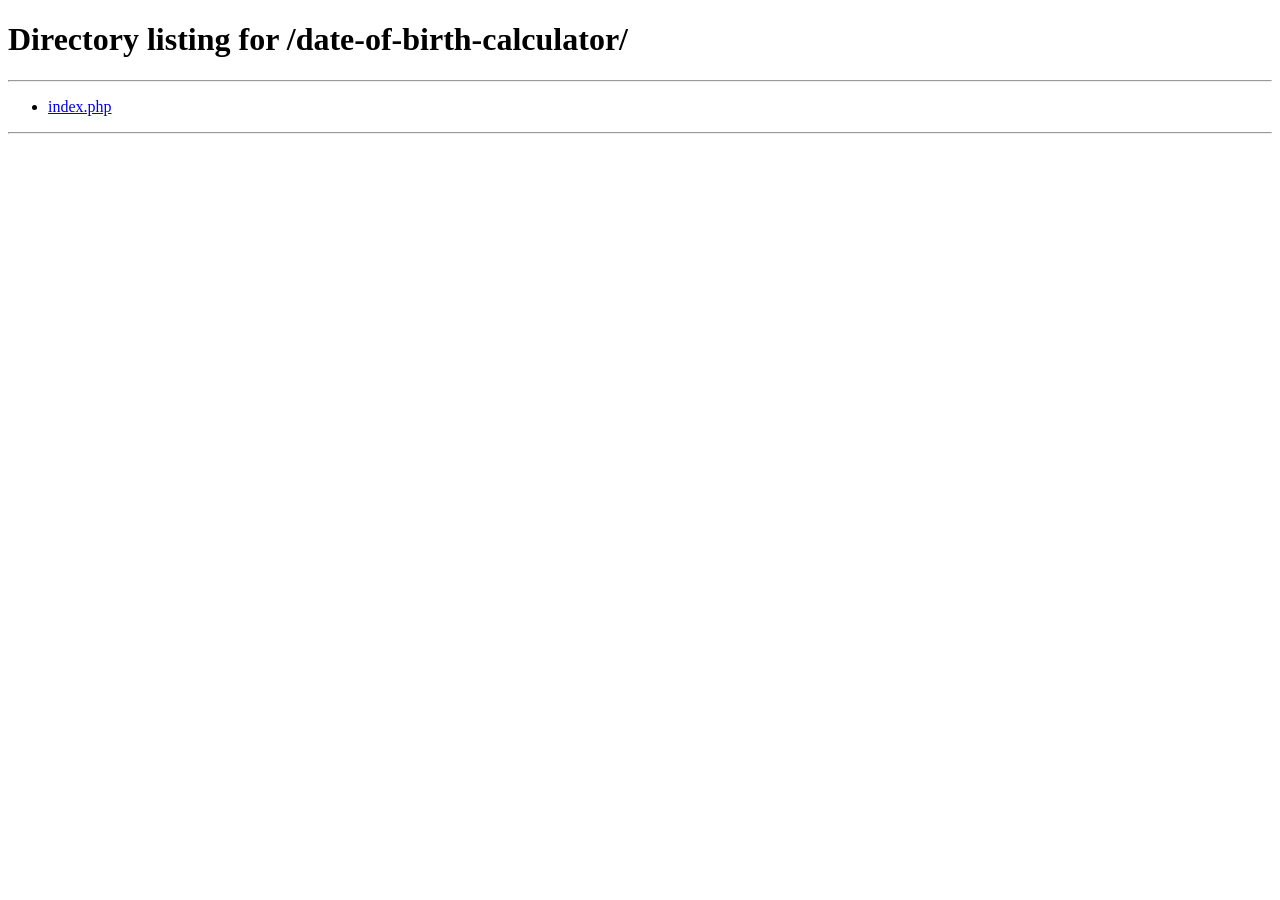
<file: public/index.html>
<!doctype html><meta charset="utf-8"><meta http-equiv="refresh" content="0; url=/date-of-birth-calculator/"><link rel="canonical" href="/date-of-birth-calculator/"><a href="/date-of-birth-calculator/">Date of Birth Calculator</a>
</file>
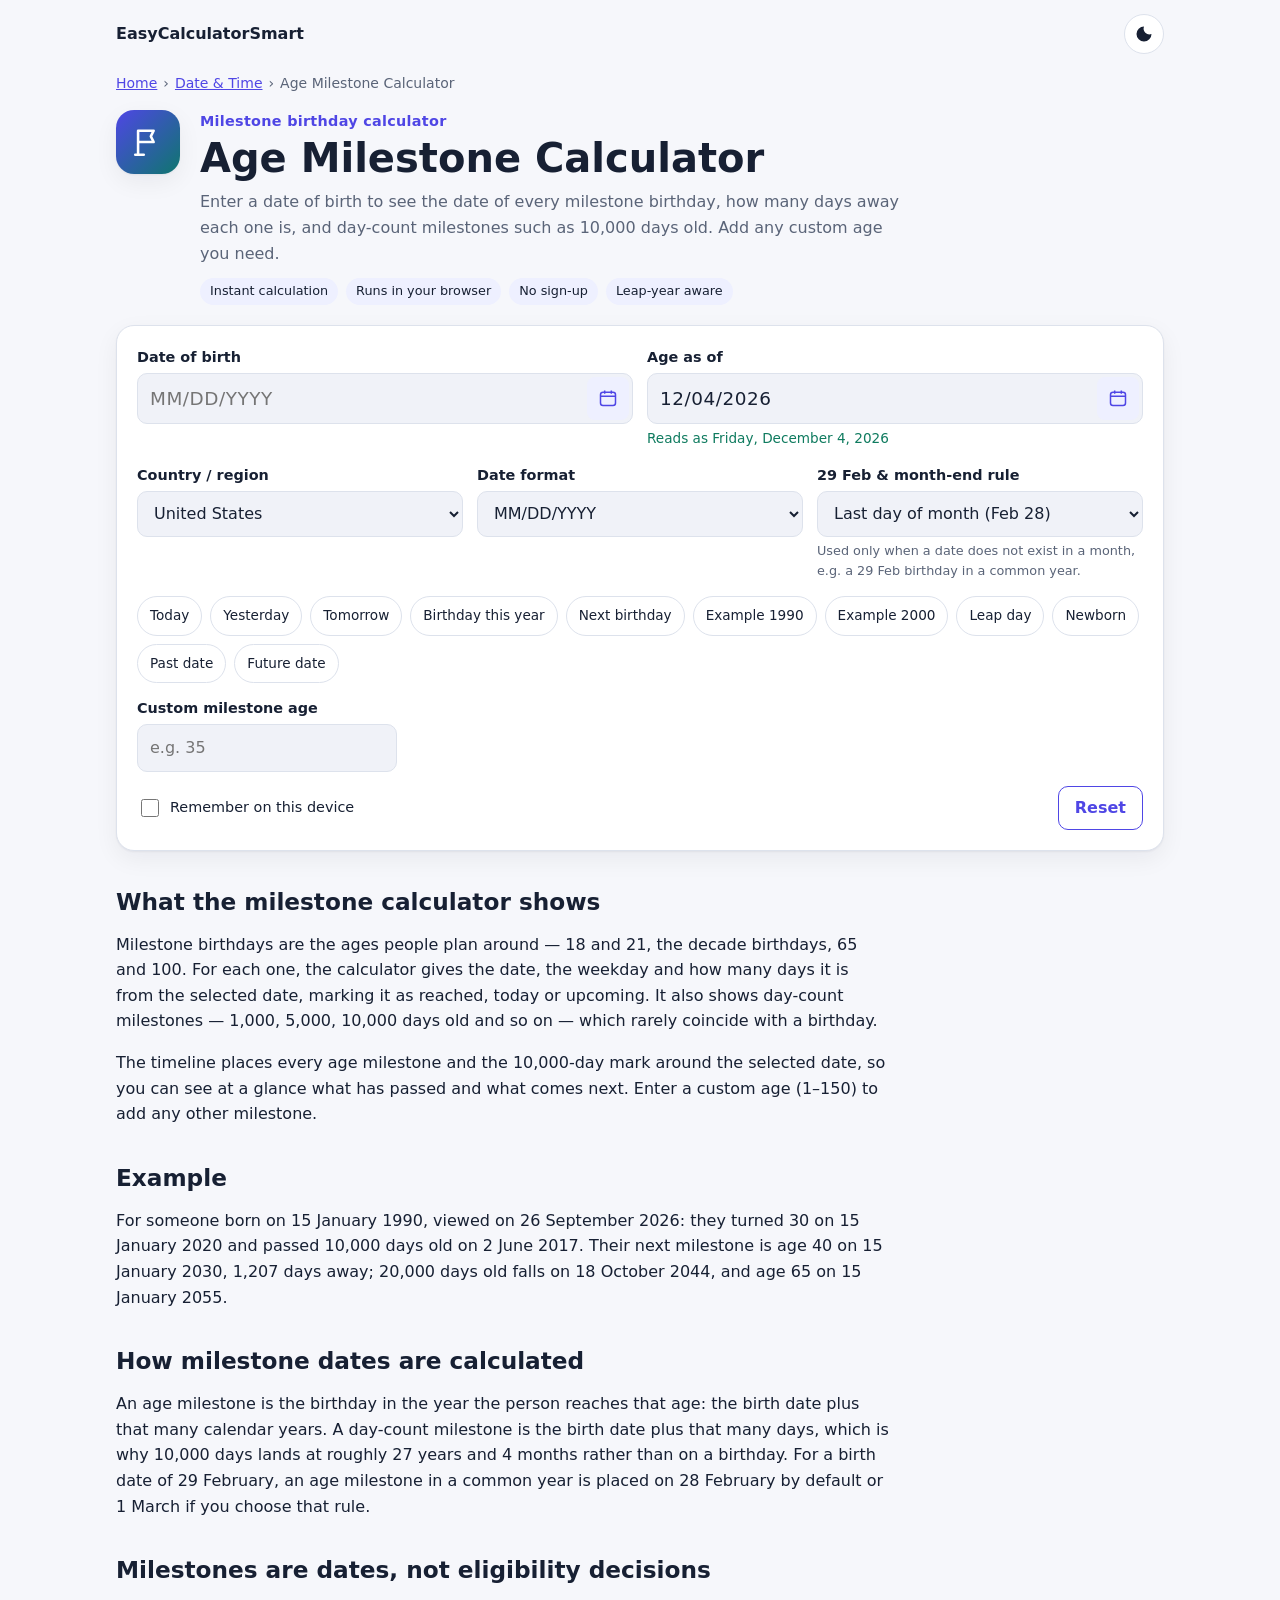
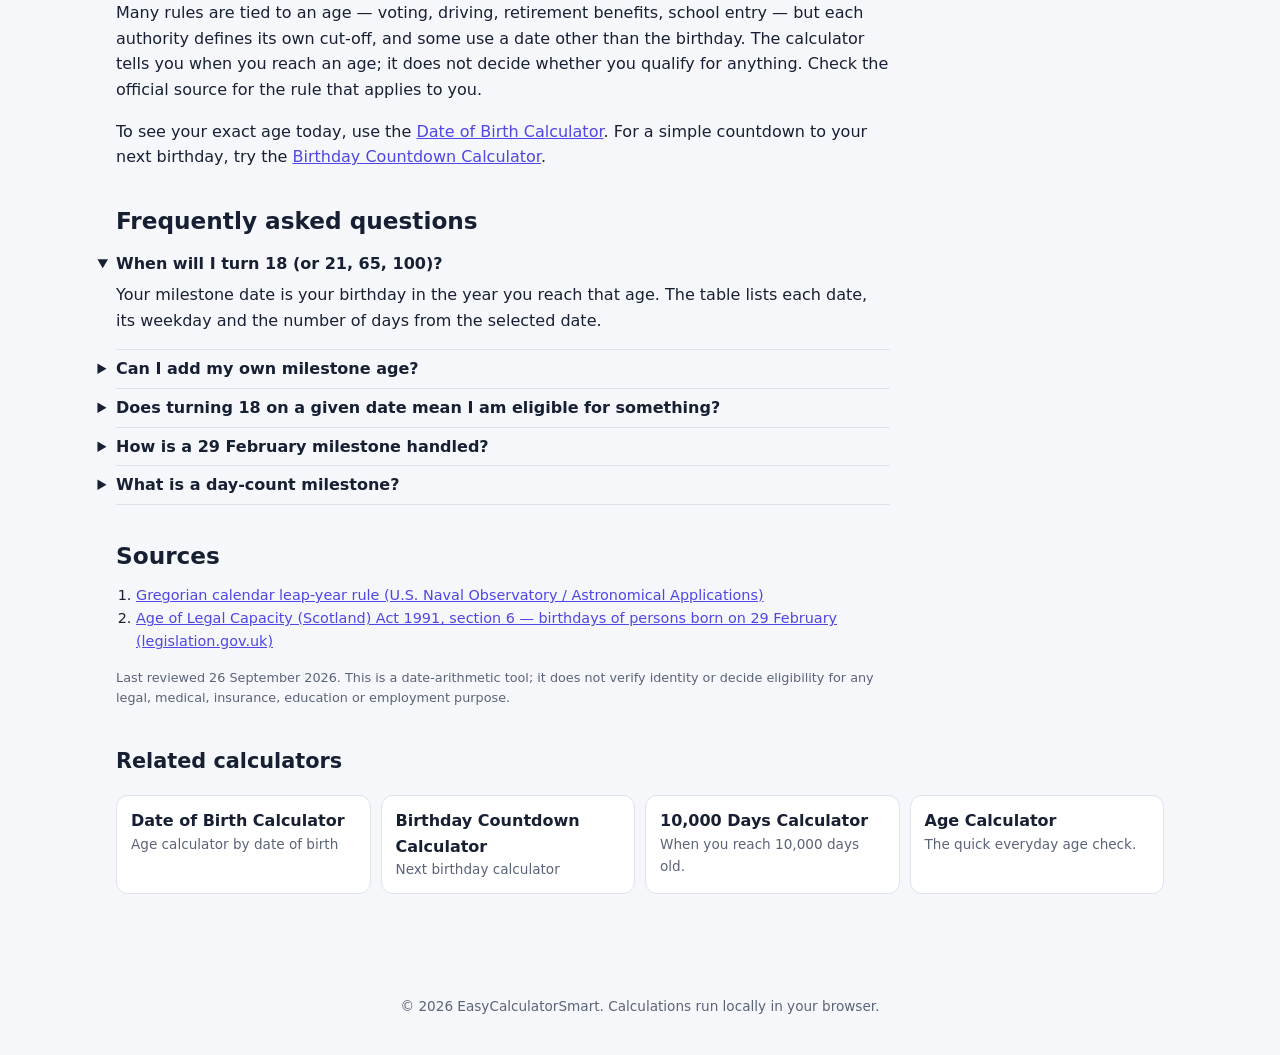
<file: public/age-milestone-calculator/index.html>
<!doctype html>
<html lang="en">
<head>
<meta charset="utf-8">
<meta name="viewport" content="width=device-width, initial-scale=1">
<title>Age Milestone Calculator — When You Turn 18, 21, 50 or 100</title>
<meta name="description" content="See the exact date you turn 18, 21, 30, 40, 50, 65 or 100 — or any custom age — how many days away it is, and your 10,000-day and other day-count milestones.">
<link rel="canonical" href="https://easycalculatorsmart.com/age-milestone-calculator/">
<meta name="robots" content="index, follow, max-image-preview:large">
<meta name="referrer" content="strict-origin-when-cross-origin">
<meta property="og:type" content="website">
<meta property="og:title" content="Age Milestone Calculator — When You Turn 18, 21, 50 or 100">
<meta property="og:description" content="See the exact date you turn 18, 21, 30, 40, 50, 65 or 100 — or any custom age — how many days away it is, and your 10,000-day and other day-count milestones.">
<meta property="og:url" content="https://easycalculatorsmart.com/age-milestone-calculator/">
<meta property="og:site_name" content="EasyCalculatorSmart">
<meta name="twitter:card" content="summary">
<meta name="color-scheme" content="light dark">
<script>try{var t=localStorage.getItem('ecs-theme');if(t)document.documentElement.setAttribute('data-theme',t);}catch(e){}</script>
<link rel="stylesheet" href="/assets/css/age-dob.css?v=2026.09.26">
<script type="application/ld+json">{"@context":"https://schema.org","@graph":[{"@type":"WebPage","@id":"https://easycalculatorsmart.com/age-milestone-calculator/#webpage","url":"https://easycalculatorsmart.com/age-milestone-calculator/","name":"Age Milestone Calculator — When You Turn 18, 21, 50 or 100","description":"See the exact date you turn 18, 21, 30, 40, 50, 65 or 100 — or any custom age — how many days away it is, and your 10,000-day and other day-count milestones.","dateModified":"2026-09-26","inLanguage":"en","isPartOf":{"@type":"WebSite","name":"EasyCalculatorSmart","url":"https://easycalculatorsmart.com/"}},{"@type":"SoftwareApplication","name":"Age Milestone Calculator","url":"https://easycalculatorsmart.com/age-milestone-calculator/","applicationCategory":"UtilitiesApplication","operatingSystem":"Any (web browser)","offers":{"@type":"Offer","price":"0","priceCurrency":"USD"},"description":"See the exact date you turn 18, 21, 30, 40, 50, 65 or 100 — or any custom age — how many days away it is, and your 10,000-day and other day-count milestones."},{"@type":"BreadcrumbList","itemListElement":[{"@type":"ListItem","position":1,"name":"Home","item":"https://easycalculatorsmart.com/"},{"@type":"ListItem","position":2,"name":"Date \u0026 Time Calculators","item":"https://easycalculatorsmart.com/date-of-birth-calculator/"},{"@type":"ListItem","position":3,"name":"Age Milestone Calculator","item":"https://easycalculatorsmart.com/age-milestone-calculator/"}]},{"@type":"FAQPage","mainEntity":[{"@type":"Question","name":"When will I turn 18 (or 21, 65, 100)?","acceptedAnswer":{"@type":"Answer","text":"Your milestone date is your birthday in the year you reach that age. The table lists each date, its weekday and the number of days from the selected date."}},{"@type":"Question","name":"Can I add my own milestone age?","acceptedAnswer":{"@type":"Answer","text":"Yes. Type any whole age from 1 to 150 in “Custom age” and it is added to the timeline."}},{"@type":"Question","name":"Does turning 18 on a given date mean I am eligible for something?","acceptedAnswer":{"@type":"Answer","text":"Not necessarily. Rules often use their own cut-off dates or definitions. This tool gives the date; check the eligibility rule with the organisation concerned."}},{"@type":"Question","name":"How is a 29 February milestone handled?","acceptedAnswer":{"@type":"Answer","text":"In a common year it falls on 28 February by default, or 1 March if you choose that rule. In Scotland, for legal age, the law uses 1 March."}},{"@type":"Question","name":"What is a day-count milestone?","acceptedAnswer":{"@type":"Answer","text":"It is the date you have lived a round number of days — 10,000 days is about 27 years and 4 months."}}]}]}</script>
</head>
<body class="adob-body">
<a class="adob-skip" href="#adob-calc">Skip to calculator</a>
<header class="adob-topbar">
  <a class="adob-brand" href="/">EasyCalculatorSmart</a>
  <button type="button" class="adob-theme" data-adob-theme aria-label="Toggle dark or light theme">
    <svg viewBox="0 0 24 24" aria-hidden="true"><path d="M12 3a9 9 0 1 0 9 9 7 7 0 0 1-9-9z"/></svg>
  </button>
</header>

<main class="adob" data-mode="milestone">
  <nav class="adob-crumbs" aria-label="Breadcrumb">
    <ol>
      <li><a href="/">Home</a></li>
      <li><a href="/date-of-birth-calculator/">Date &amp; Time</a></li>
      <li aria-current="page">Age Milestone Calculator</li>
    </ol>
  </nav>

  <section class="adob-hero">
    <div class="adob-hero-icon" aria-hidden="true">
      <svg viewBox="0 0 24 24"><path d="M5 21V4M5 4h11l-2 4 2 4H5"/><path d="M3 21h6"/></svg>
    </div>
    <div>
      <p class="adob-kicker">Milestone birthday calculator</p>
      <h1>Age Milestone Calculator</h1>
      <p class="adob-lead">Enter a date of birth to see the date of every milestone birthday, how many days away each one is, and day-count milestones such as 10,000 days old. Add any custom age you need.</p>
      <ul class="adob-badges" aria-label="Page features">
        <li>Instant calculation</li><li>Runs in your browser</li><li>No sign-up</li><li>Leap-year aware</li>
      </ul>
    </div>
  </section>

  <section class="adob-calc" id="adob-calc" aria-labelledby="adob-calc-h">
  <h2 id="adob-calc-h" class="adob-sr">Calculator</h2>
  <form class="adob-form" data-adob-form novalidate autocomplete="off">
    <div class="adob-row adob-row--dates">
      <div class="adob-field adob-date" data-adob-date="dob">
        <label for="adob-dob">Date of birth</label>
        <div class="adob-date-wrap">
          <input id="adob-dob" type="text" inputmode="numeric" data-adob-text aria-describedby="adob-dob-echo" required>
          <span class="adob-picker">
            <input type="date" data-adob-picker min="0001-01-01" max="9999-12-31" aria-label="Pick date of birth from calendar" tabindex="-1">
            <svg viewBox="0 0 24 24" aria-hidden="true"><rect x="3" y="5" width="18" height="16" rx="3"/><path d="M3 10h18M8 3v4M16 3v4"/></svg>
          </span>
        </div>
        <output id="adob-dob-echo" class="adob-echo" data-adob-echo aria-live="polite"></output>
      </div>

            <div class="adob-field adob-date" data-adob-date="target">
        <label for="adob-target" data-adob-asof-label>Age as of</label>
        <div class="adob-date-wrap">
          <input id="adob-target" type="text" inputmode="numeric" data-adob-text aria-describedby="adob-target-echo">
          <span class="adob-picker">
            <input type="date" data-adob-picker min="0001-01-01" max="9999-12-31" aria-label="Pick the as-of date from calendar" tabindex="-1">
            <svg viewBox="0 0 24 24" aria-hidden="true"><rect x="3" y="5" width="18" height="16" rx="3"/><path d="M3 10h18M8 3v4M16 3v4"/></svg>
          </span>
        </div>
        <output id="adob-target-echo" class="adob-echo" data-adob-echo aria-live="polite"></output>
      </div>
          </div>

    <div class="adob-row adob-row--settings">
      <div class="adob-field">
        <label for="adob-country">Country / region</label>
        <select id="adob-country" data-adob-country>
                    <option value="us" selected>United States</option>
                    <option value="uk">United Kingdom</option>
                    <option value="ca">Canada</option>
                    <option value="in">India</option>
                    <option value="au">Australia</option>
                    <option value="nz">New Zealand</option>
                    <option value="intl">Other / ISO</option>
                  </select>
      </div>
      <div class="adob-field">
        <label for="adob-format">Date format</label>
        <select id="adob-format" data-adob-format>
                    <option value="MDY" selected>MM/DD/YYYY</option>
                    <option value="DMY">DD/MM/YYYY</option>
                    <option value="YMD">YYYY-MM-DD</option>
                  </select>
      </div>
      <div class="adob-field">
        <label for="adob-rule">29 Feb &amp; month-end rule</label>
        <select id="adob-rule" data-adob-rule aria-describedby="adob-rule-help">
          <option value="clamp" selected>Last day of month (Feb 28)</option>
          <option value="rollover">Next day (Mar 1)</option>
        </select>
        <small id="adob-rule-help">Used only when a date does not exist in a month, e.g. a 29 Feb birthday in a common year.</small>
      </div>
    </div>

        <div class="adob-presets" role="group" aria-label="Quick dates and examples">
            <button type="button" class="adob-chip" data-adob-preset="today">Today</button>
            <button type="button" class="adob-chip" data-adob-preset="yesterday">Yesterday</button>
            <button type="button" class="adob-chip" data-adob-preset="tomorrow">Tomorrow</button>
            <button type="button" class="adob-chip" data-adob-preset="bday-year">Birthday this year</button>
            <button type="button" class="adob-chip" data-adob-preset="next-bday">Next birthday</button>
            <button type="button" class="adob-chip" data-adob-preset="ex-1990">Example 1990</button>
            <button type="button" class="adob-chip" data-adob-preset="ex-2000">Example 2000</button>
            <button type="button" class="adob-chip" data-adob-preset="leap">Leap day</button>
            <button type="button" class="adob-chip" data-adob-preset="newborn">Newborn</button>
            <button type="button" class="adob-chip" data-adob-preset="past">Past date</button>
            <button type="button" class="adob-chip" data-adob-preset="future">Future date</button>
          </div>
    
    
        <div class="adob-row adob-row--custom">
      <div class="adob-field">
        <label for="adob-custom">Custom milestone age</label>
        <input id="adob-custom" type="number" min="1" max="150" step="1" inputmode="numeric" data-adob-custom placeholder="e.g. 35">
      </div>
    </div>
    
    <div class="adob-actions-row">
      <label class="adob-check"><input type="checkbox" data-adob-remember> Remember on this device</label>
      <button type="button" class="adob-btn adob-btn--ghost" data-adob-reset>Reset</button>
    </div>
  </form>

  <div class="adob-error" role="alert" data-adob-error hidden></div>
  <div class="adob-sr" aria-live="polite" data-adob-announce></div>

  <div class="adob-results" data-adob-results hidden>
    
    
    
    
    
        <h3 class="adob-h3">Age timeline</h3>
    <ol class="adob-timeline" data-r="timeline"></ol>
    
        <div class="adob-table-wrap"><table class="adob-table" data-r="milestoneTable"><caption>Milestone dates</caption></table></div>
    
    <details class="adob-work">
      <summary>How was this calculated?</summary>
      <ol data-r="work"></ol>
    </details>

    <div class="adob-share">
      <label class="adob-check"><input type="checkbox" data-adob-share-dob> Include date of birth when copying or sharing</label>
      <div class="adob-share-btns">
        <button type="button" class="adob-btn" data-adob-copy>Copy result</button>
        <button type="button" class="adob-btn" data-adob-share>Share</button>
        <button type="button" class="adob-btn" data-adob-print>Print</button>
      </div>
    </div>
  </div>
</section>

  <article class="adob-article">
    <section aria-labelledby="m-what">
  <h2 id="m-what">What the milestone calculator shows</h2>
  <p>Milestone birthdays are the ages people plan around — 18 and 21, the decade birthdays, 65 and 100. For each one, the calculator gives the date, the weekday and how many days it is from the selected date, marking it as reached, today or upcoming. It also shows day-count milestones — 1,000, 5,000, 10,000 days old and so on — which rarely coincide with a birthday.</p>
  <p>The timeline places every age milestone and the 10,000-day mark around the selected date, so you can see at a glance what has passed and what comes next. Enter a custom age (1–150) to add any other milestone.</p>
</section>

<section aria-labelledby="m-ex">
  <h2 id="m-ex">Example</h2>
  <p>For someone born on 15 January 1990, viewed on 26 September 2026: they turned 30 on 15 January 2020 and passed 10,000 days old on 2 June 2017. Their next milestone is age 40 on 15 January 2030, 1,207 days away; 20,000 days old falls on 18 October 2044, and age 65 on 15 January 2055.</p>
</section>

<section aria-labelledby="m-rule">
  <h2 id="m-rule">How milestone dates are calculated</h2>
  <p>An age milestone is the birthday in the year the person reaches that age: the birth date plus that many calendar years. A day-count milestone is the birth date plus that many days, which is why 10,000 days lands at roughly 27 years and 4 months rather than on a birthday. For a birth date of 29 February, an age milestone in a common year is placed on 28 February by default or 1 March if you choose that rule.</p>
</section>

<section aria-labelledby="m-elig">
  <h2 id="m-elig">Milestones are dates, not eligibility decisions</h2>
  <p>Many rules are tied to an age — voting, driving, retirement benefits, school entry — but each authority defines its own cut-off, and some use a date other than the birthday. The calculator tells you when you reach an age; it does not decide whether you qualify for anything. Check the official source for the rule that applies to you.</p>
  <p>To see your exact age today, use the <a href="/date-of-birth-calculator/">Date of Birth Calculator</a>. For a simple countdown to your next birthday, try the <a href="/birthday-countdown-calculator/">Birthday Countdown Calculator</a>.</p>
</section>

        <section class="adob-faq" aria-labelledby="adob-faq-h">
      <h2 id="adob-faq-h">Frequently asked questions</h2>
            <details open>
        <summary><h3>When will I turn 18 (or 21, 65, 100)?</h3></summary>
        <p>Your milestone date is your birthday in the year you reach that age. The table lists each date, its weekday and the number of days from the selected date.</p>
      </details>
            <details>
        <summary><h3>Can I add my own milestone age?</h3></summary>
        <p>Yes. Type any whole age from 1 to 150 in “Custom age” and it is added to the timeline.</p>
      </details>
            <details>
        <summary><h3>Does turning 18 on a given date mean I am eligible for something?</h3></summary>
        <p>Not necessarily. Rules often use their own cut-off dates or definitions. This tool gives the date; check the eligibility rule with the organisation concerned.</p>
      </details>
            <details>
        <summary><h3>How is a 29 February milestone handled?</h3></summary>
        <p>In a common year it falls on 28 February by default, or 1 March if you choose that rule. In Scotland, for legal age, the law uses 1 March.</p>
      </details>
            <details>
        <summary><h3>What is a day-count milestone?</h3></summary>
        <p>It is the date you have lived a round number of days — 10,000 days is about 27 years and 4 months.</p>
      </details>
          </section>
    
    <section class="adob-sources" aria-labelledby="adob-src-h">
      <h2 id="adob-src-h">Sources</h2>
      <ol>
                <li><a href="https://aa.usno.navy.mil/faq/calendars" rel="noopener" target="_blank">Gregorian calendar leap-year rule (U.S. Naval Observatory / Astronomical Applications)</a></li>
                <li><a href="https://www.legislation.gov.uk/ukpga/1991/50/section/6" rel="noopener" target="_blank">Age of Legal Capacity (Scotland) Act 1991, section 6 — birthdays of persons born on 29 February (legislation.gov.uk)</a></li>
              </ol>
      <p class="adob-muted">Last reviewed 26 September 2026. This is a date-arithmetic tool; it does not verify identity or decide eligibility for any legal, medical, insurance, education or employment purpose.</p>
    </section>
  </article>

  <aside class="adob-related" aria-labelledby="adob-rel-h">
    <h2 id="adob-rel-h">Related calculators</h2>
    <ul>
            <li><a href="/date-of-birth-calculator/"><strong>Date of Birth Calculator</strong><span>Age calculator by date of birth</span></a></li>
            <li><a href="/birthday-countdown-calculator/"><strong>Birthday Countdown Calculator</strong><span>Next birthday calculator</span></a></li>
            <li><a href="/10000-days-calculator/"><strong>10,000 Days Calculator</strong><span>When you reach 10,000 days old.</span></a></li>
            <li><a href="/age-calculator/"><strong>Age Calculator</strong><span>The quick everyday age check.</span></a></li>
          </ul>
  </aside>
</main>

<footer class="adob-footer">
  <p>&copy; 2026 EasyCalculatorSmart. Calculations run locally in your browser.</p>
</footer>

<script type="application/json" id="adob-config">{"defaultCountry":"us","defaultRule":"clamp","milestoneAges":[18,21,25,30,40,50,60,65,70,80,90,100],"dayMilestones":[1000,5000,10000,15000,20000,25000,30000],"weekdayStart":1,"countries":{"us":{"locale":"en-US","label":"United States","format":"MDY","monthFirst":true,"asOf":"Age as of","example":"09/24/2000"},"uk":{"locale":"en-GB","label":"United Kingdom","format":"DMY","monthFirst":false,"asOf":"Age on","example":"24/09/2000"},"ca":{"locale":"en-CA","label":"Canada","format":"YMD","monthFirst":true,"asOf":"Age as of","example":"2000-09-24"},"in":{"locale":"en-IN","label":"India","format":"DMY","monthFirst":false,"asOf":"Age as on","example":"24/09/2000"},"au":{"locale":"en-AU","label":"Australia","format":"DMY","monthFirst":false,"asOf":"Age as at","example":"24/09/2000"},"nz":{"locale":"en-NZ","label":"New Zealand","format":"DMY","monthFirst":false,"asOf":"Age as at","example":"24/09/2000"},"intl":{"locale":"en-US","label":"Other / ISO","format":"YMD","monthFirst":false,"asOf":"Age as of","example":"2000-09-24"}},"formats":{"MDY":{"label":"MM/DD/YYYY","placeholder":"MM/DD/YYYY"},"DMY":{"label":"DD/MM/YYYY","placeholder":"DD/MM/YYYY"},"YMD":{"label":"YYYY-MM-DD","placeholder":"YYYY-MM-DD"}},"presets":[{"id":"today","label":"Today","target":"today"},{"id":"yesterday","label":"Yesterday","target":"yesterday"},{"id":"tomorrow","label":"Tomorrow","target":"tomorrow"},{"id":"bday-year","label":"Birthday this year","target":"birthday-this-year"},{"id":"next-bday","label":"Next birthday","target":"next-birthday"},{"id":"ex-1990","label":"Example 1990","dob":"1990-01-15","target":"today"},{"id":"ex-2000","label":"Example 2000","dob":"2000-09-24","target":"today"},{"id":"leap","label":"Leap day","dob":"2004-02-29","target":"today"},{"id":"newborn","label":"Newborn","dob":"today-10d","target":"today"},{"id":"past","label":"Past date","target":"2020-01-01"},{"id":"future","label":"Future date","target":"today+5y"}],"labels":{"exactAge":"Exact age","years":"years","year":"year","months":"months","month":"month","days":"days","day":"day","weeks":"weeks","week":"week","hours":"hours","minutes":"minutes","seconds":"seconds","totalMonths":"Total months","totalWeeks":"Total weeks","totalDays":"Total days","totalHours":"Total hours","totalMinutes":"Total minutes","totalSeconds":"Total seconds","bornOn":"Born on","nextBirthday":"Next birthday","turning":"Turning","daysUntil":"Days until birthday","nextMilestone":"Next milestone","errInvalid":"Enter a real calendar date in the selected format (four-digit year).","errBefore":"The “as of” date is before the date of birth. Choose a later date.","errTime":"Enter times as HH:MM or HH:MM:SS (24-hour).","dateOnlyNote":"No birth time entered: hours, minutes and seconds count whole days from midnight to midnight.","timeNote":"Birth time included: totals are the real elapsed time between the two moments, including daylight-saving changes in the chosen time zones.","copied":"Result copied to clipboard."},"timeZones":["UTC","America/New_York","America/Chicago","America/Denver","America/Los_Angeles","America/Anchorage","Pacific/Honolulu","America/Toronto","America/Vancouver","America/Halifax","America/St_Johns","Europe/London","Europe/Dublin","Europe/Paris","Asia/Kolkata","Asia/Dubai","Asia/Singapore","Asia/Tokyo","Australia/Sydney","Australia/Perth","Pacific/Auckland"],"storageKey":"ecs-agedob-v1"}</script>
<script src="/assets/js/lib/age-dob.js?v=2026.09.26" defer></script>
<script src="/assets/js/age-dob-ui.js?v=2026.09.26" defer></script>
</body>
</html>
</file>
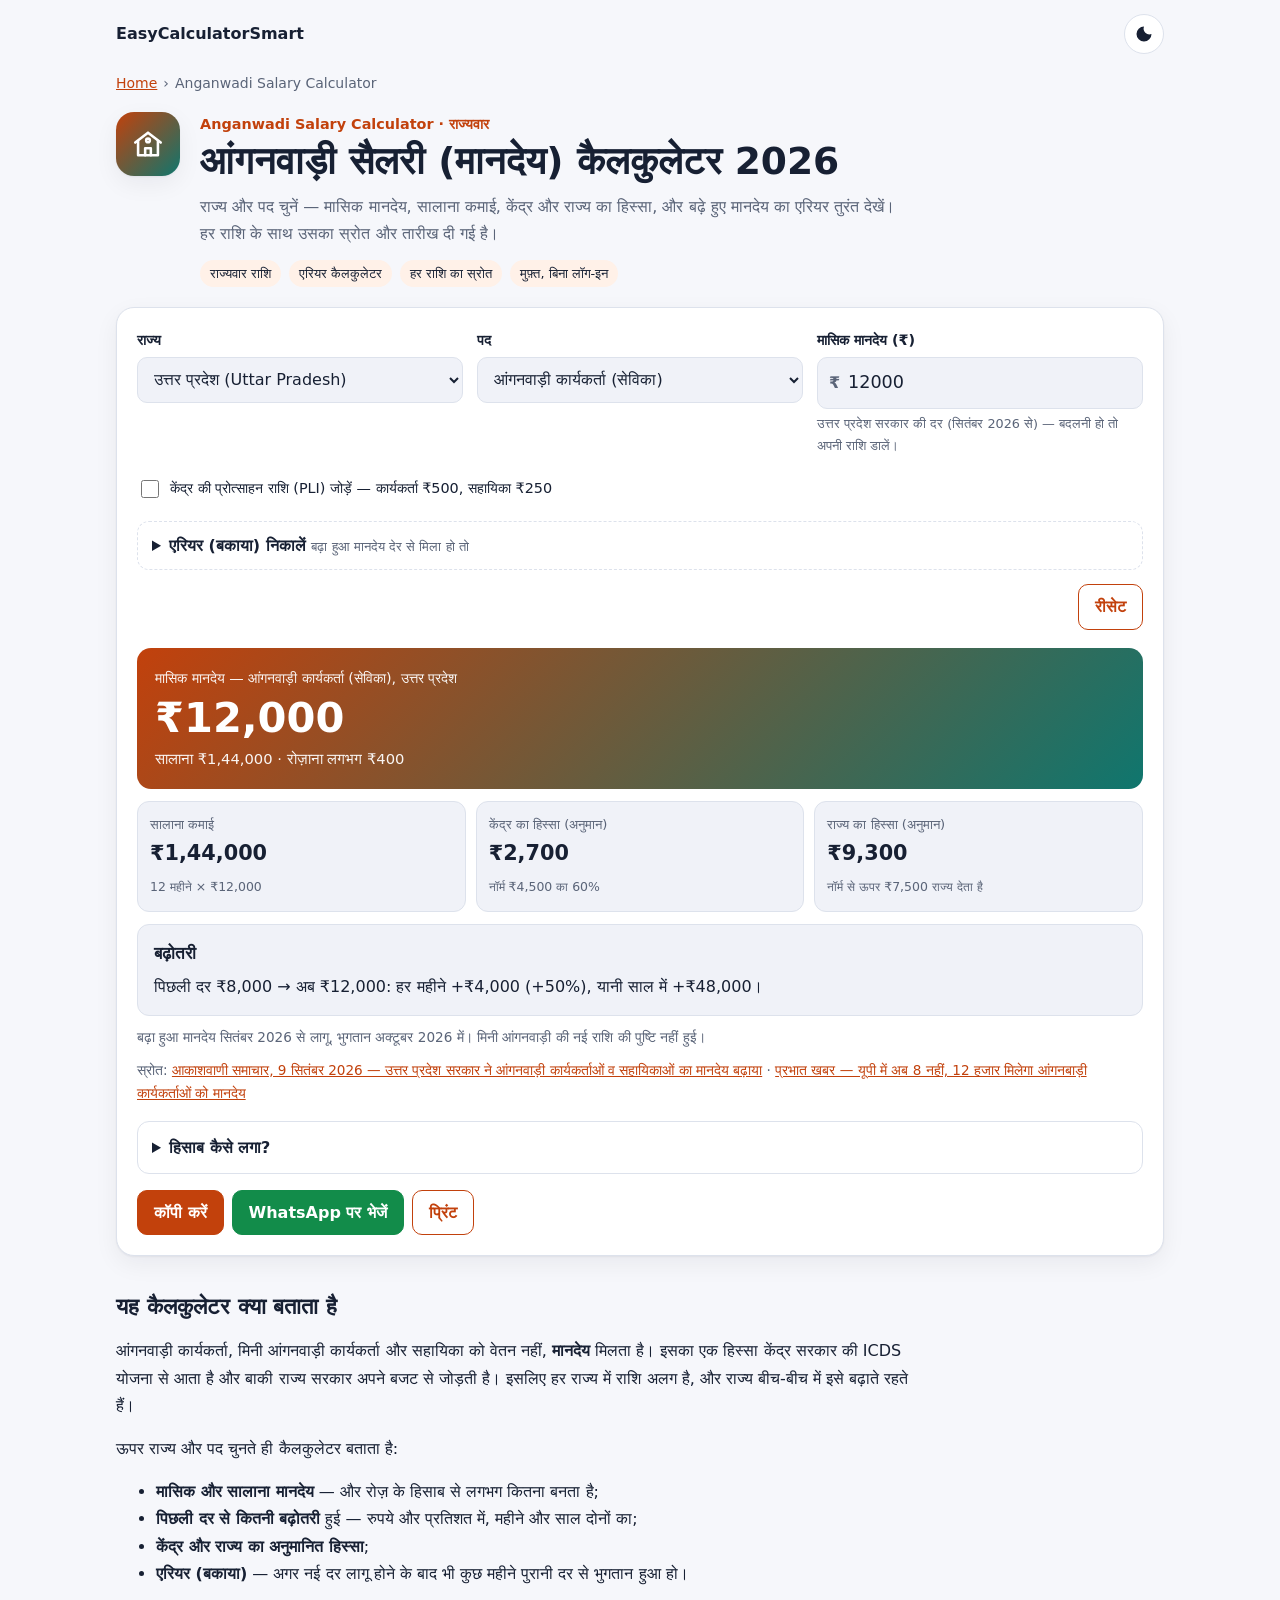
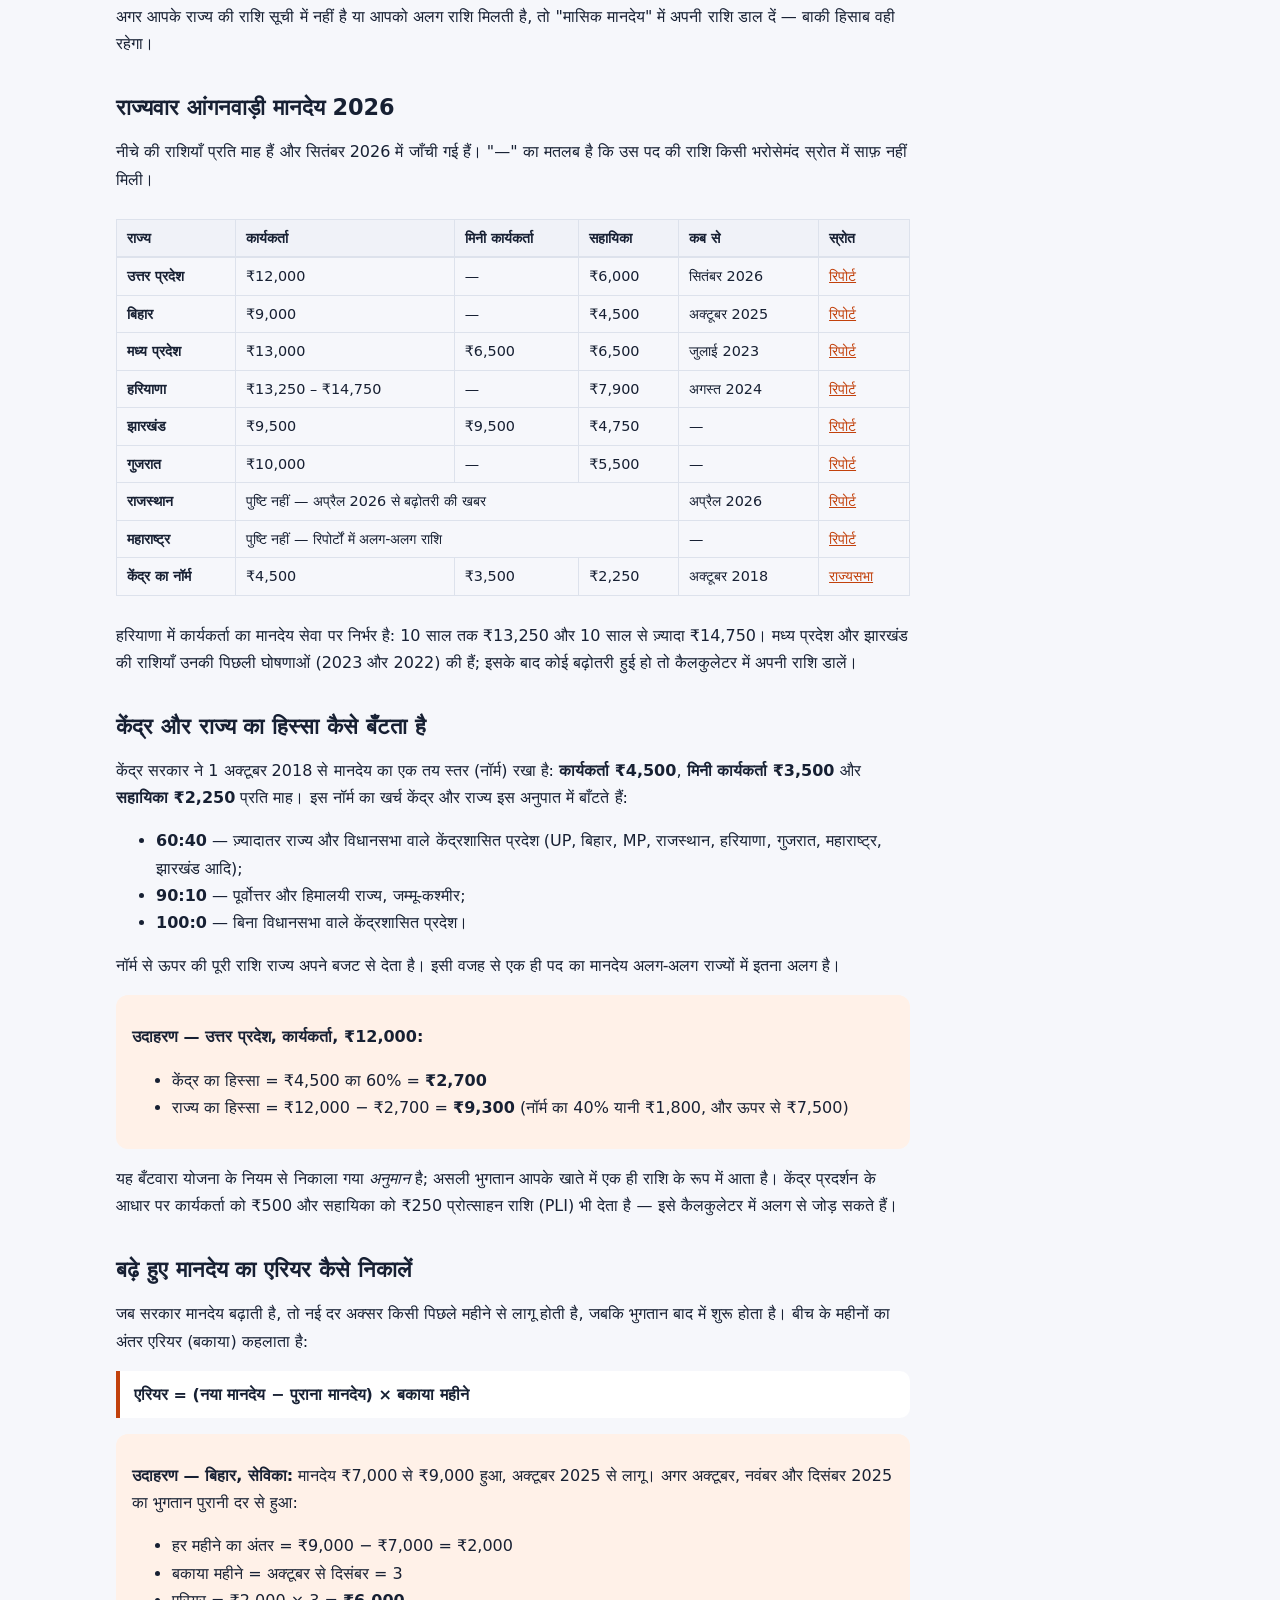
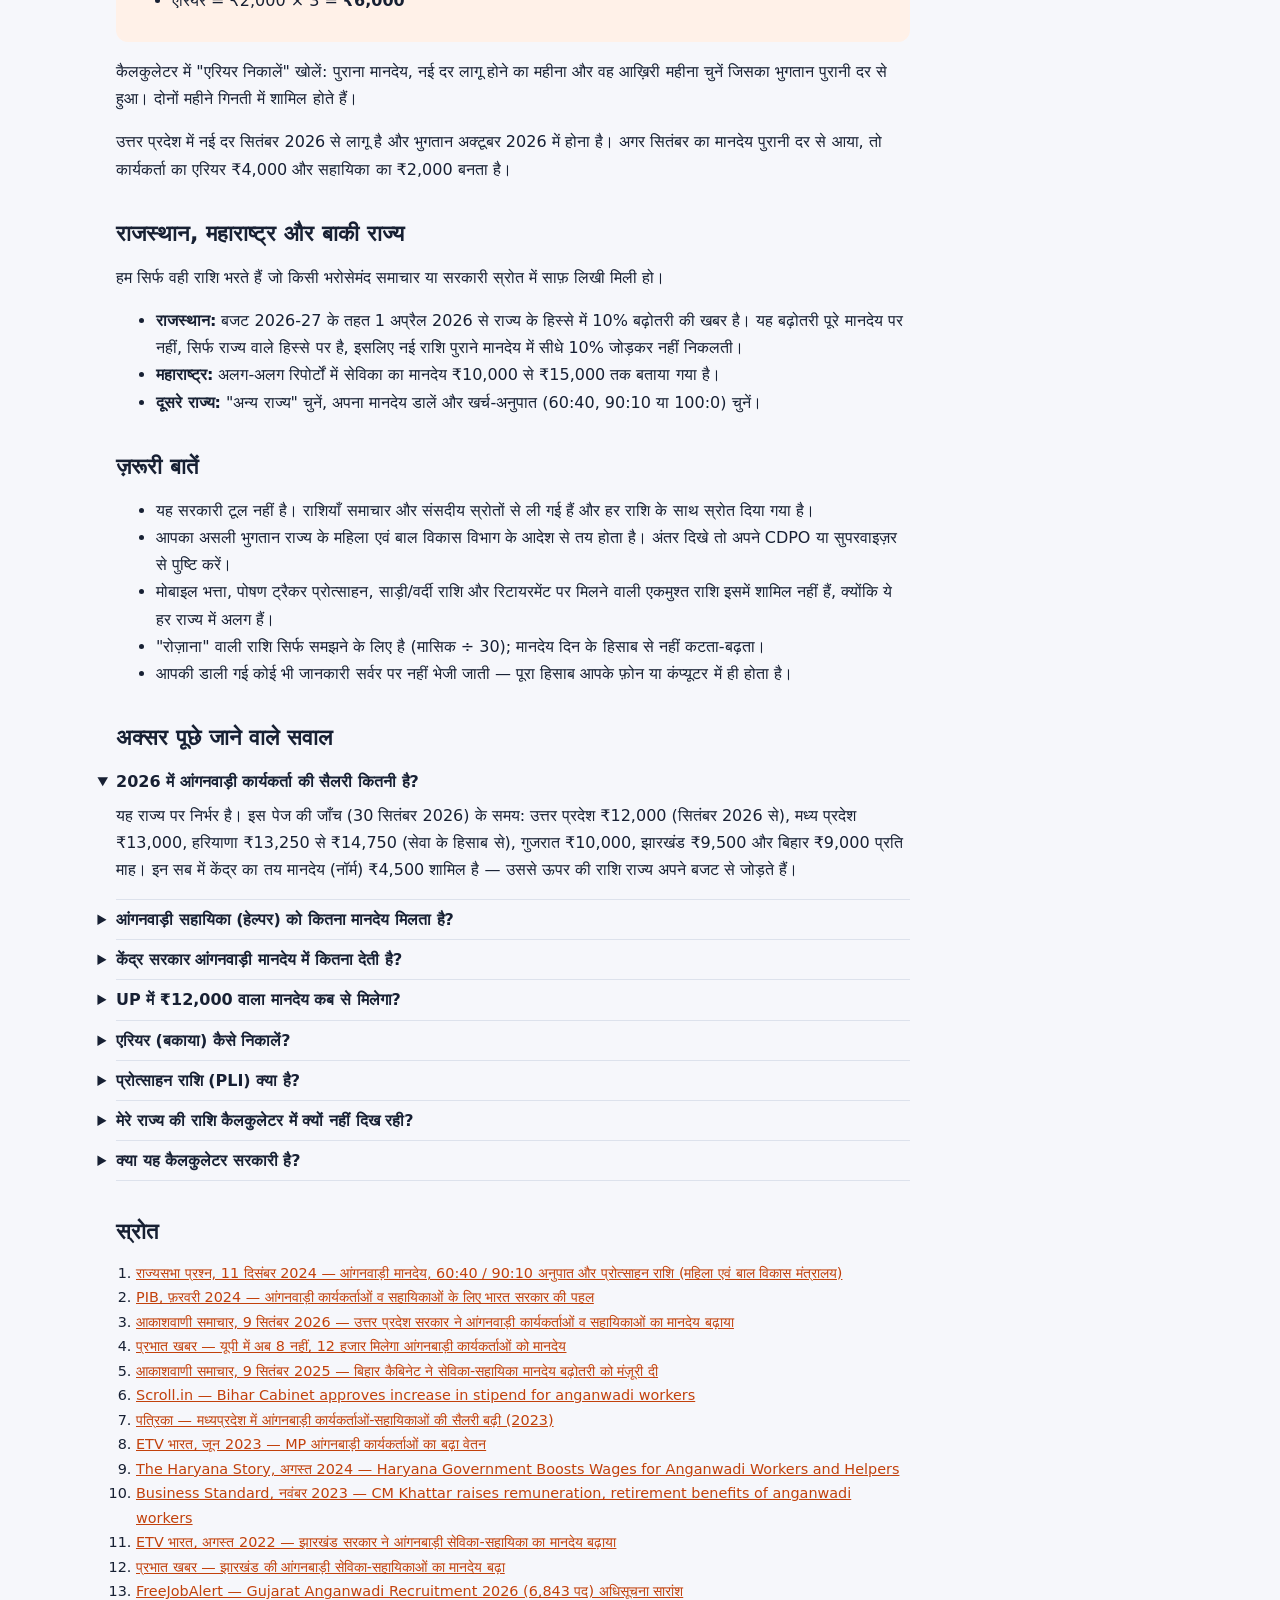
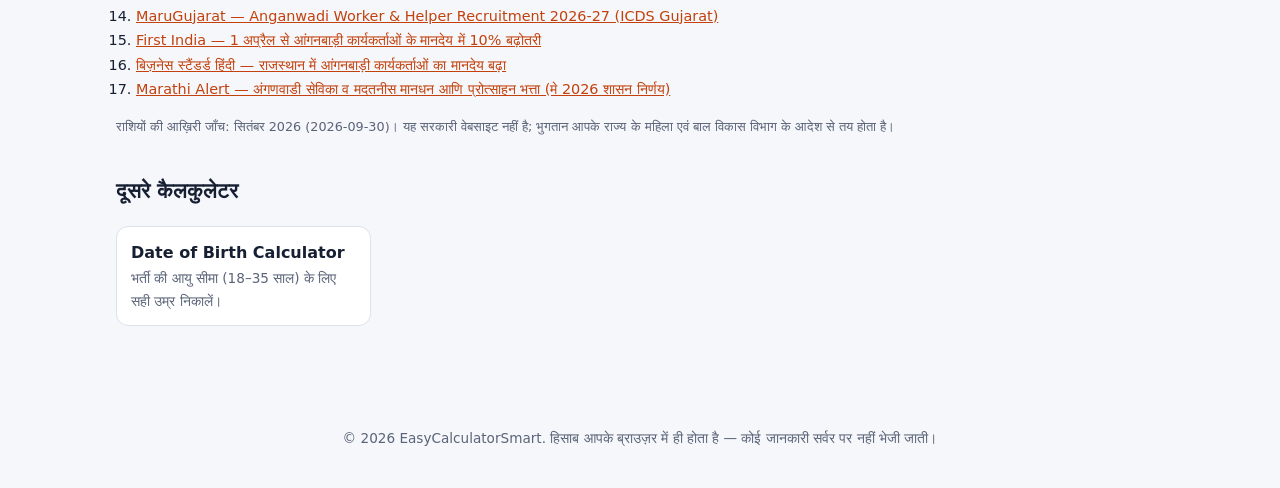
<file: public/anganwadi-salary-calculator/index.html>
<!doctype html>
<html lang="hi">
<head>
<meta charset="utf-8">
<meta name="viewport" content="width=device-width, initial-scale=1">
<title>Anganwadi Salary Calculator 2026 – आंगनवाड़ी मानदेय कैलकुलेटर (राज्यवार)</title>
<meta name="description" content="आंगनवाड़ी कार्यकर्ता, मिनी कार्यकर्ता और सहायिका का मासिक व सालाना मानदेय राज्य के हिसाब से निकालें — UP, बिहार, MP, हरियाणा, झारखंड, गुजरात। बढ़ोतरी और एरियर भी।">
<link rel="canonical" href="https://easycalculatorsmart.com/anganwadi-salary-calculator/">
<meta name="robots" content="index, follow, max-image-preview:large">
<meta name="referrer" content="strict-origin-when-cross-origin">
<meta property="og:type" content="website">
<meta property="og:locale" content="hi_IN">
<meta property="og:title" content="Anganwadi Salary Calculator 2026 – आंगनवाड़ी मानदेय कैलकुलेटर (राज्यवार)">
<meta property="og:description" content="आंगनवाड़ी कार्यकर्ता, मिनी कार्यकर्ता और सहायिका का मासिक व सालाना मानदेय राज्य के हिसाब से निकालें — UP, बिहार, MP, हरियाणा, झारखंड, गुजरात। बढ़ोतरी और एरियर भी।">
<meta property="og:url" content="https://easycalculatorsmart.com/anganwadi-salary-calculator/">
<meta property="og:site_name" content="EasyCalculatorSmart">
<meta name="twitter:card" content="summary">
<meta name="color-scheme" content="light dark">
<script>try{var t=localStorage.getItem('ecs-theme');if(t)document.documentElement.setAttribute('data-theme',t);}catch(e){}</script>
<link rel="stylesheet" href="/assets/css/anganwadi.css?v=2026.09.30">
<script type="application/ld+json">{"@context":"https://schema.org","@graph":[{"@type":"WebPage","@id":"https://easycalculatorsmart.com/anganwadi-salary-calculator/#webpage","url":"https://easycalculatorsmart.com/anganwadi-salary-calculator/","name":"Anganwadi Salary Calculator 2026 – आंगनवाड़ी मानदेय कैलकुलेटर (राज्यवार)","description":"आंगनवाड़ी कार्यकर्ता, मिनी कार्यकर्ता और सहायिका का मासिक व सालाना मानदेय राज्य के हिसाब से निकालें — UP, बिहार, MP, हरियाणा, झारखंड, गुजरात। बढ़ोतरी और एरियर भी।","dateModified":"2026-09-30","inLanguage":"hi","isPartOf":{"@type":"WebSite","name":"EasyCalculatorSmart","url":"https://easycalculatorsmart.com/"}},{"@type":"SoftwareApplication","name":"Anganwadi Salary Calculator","url":"https://easycalculatorsmart.com/anganwadi-salary-calculator/","applicationCategory":"FinanceApplication","operatingSystem":"Any (web browser)","offers":{"@type":"Offer","price":"0","priceCurrency":"INR"},"description":"आंगनवाड़ी कार्यकर्ता, मिनी कार्यकर्ता और सहायिका का मासिक व सालाना मानदेय राज्य के हिसाब से निकालें — UP, बिहार, MP, हरियाणा, झारखंड, गुजरात। बढ़ोतरी और एरियर भी।","inLanguage":"hi"},{"@type":"BreadcrumbList","itemListElement":[{"@type":"ListItem","position":1,"name":"Home","item":"https://easycalculatorsmart.com/"},{"@type":"ListItem","position":2,"name":"Anganwadi Salary Calculator","item":"https://easycalculatorsmart.com/anganwadi-salary-calculator/"}]},{"@type":"FAQPage","mainEntity":[{"@type":"Question","name":"2026 में आंगनवाड़ी कार्यकर्ता की सैलरी कितनी है?","acceptedAnswer":{"@type":"Answer","text":"यह राज्य पर निर्भर है। इस पेज की जाँच (30 सितंबर 2026) के समय: उत्तर प्रदेश ₹12,000 (सितंबर 2026 से), मध्य प्रदेश ₹13,000, हरियाणा ₹13,250 से ₹14,750 (सेवा के हिसाब से), गुजरात ₹10,000, झारखंड ₹9,500 और बिहार ₹9,000 प्रति माह। इन सब में केंद्र का तय मानदेय (नॉर्म) ₹4,500 शामिल है — उससे ऊपर की राशि राज्य अपने बजट से जोड़ते हैं।"}},{"@type":"Question","name":"आंगनवाड़ी सहायिका (हेल्पर) को कितना मानदेय मिलता है?","acceptedAnswer":{"@type":"Answer","text":"उत्तर प्रदेश ₹6,000, मध्य प्रदेश ₹6,500, हरियाणा ₹7,900, गुजरात ₹5,500, झारखंड ₹4,750 और बिहार ₹4,500 प्रति माह। केंद्र का तय मानदेय सहायिका के लिए ₹2,250 है।"}},{"@type":"Question","name":"केंद्र सरकार आंगनवाड़ी मानदेय में कितना देती है?","acceptedAnswer":{"@type":"Answer","text":"1 अक्टूबर 2018 से केंद्र का तय मानदेय कार्यकर्ता ₹4,500, मिनी कार्यकर्ता ₹3,500 और सहायिका ₹2,250 है। इसका खर्च सामान्य राज्यों में 60:40 (केंद्र:राज्य), पूर्वोत्तर व हिमालयी राज्यों में 90:10 और बिना विधानसभा वाले केंद्रशासित प्रदेशों में 100% केंद्र उठाता है। इसके ऊपर जो भी राशि मिलती है, वह राज्य अपने बजट से देता है।"}},{"@type":"Question","name":"UP में ₹12,000 वाला मानदेय कब से मिलेगा?","acceptedAnswer":{"@type":"Answer","text":"शासनादेश के अनुसार बढ़ा हुआ मानदेय सितंबर 2026 से प्रभावी है और इसका भुगतान अक्टूबर 2026 में होगा। कार्यकर्ता का मानदेय ₹8,000 से ₹12,000 और सहायिका का ₹4,000 से ₹6,000 हुआ है।"}},{"@type":"Question","name":"एरियर (बकाया) कैसे निकालें?","acceptedAnswer":{"@type":"Answer","text":"नई और पुरानी राशि का अंतर निकालें और उसे उन महीनों से गुणा करें जिनमें नई दर लागू थी पर पुरानी दर से भुगतान हुआ। जैसे बिहार में सेविका का मानदेय ₹7,000 से ₹9,000 हुआ (अक्टूबर 2025 से); अगर अक्टूबर से दिसंबर तक पुरानी दर मिली, तो एरियर = ₹2,000 × 3 = ₹6,000। कैलकुलेटर में \u0022एरियर निकालें\u0022 खोलकर महीने चुनें।"}},{"@type":"Question","name":"प्रोत्साहन राशि (PLI) क्या है?","acceptedAnswer":{"@type":"Answer","text":"केंद्र सरकार प्रदर्शन के आधार पर कार्यकर्ता को ₹500 और सहायिका को ₹250 प्रति माह प्रोत्साहन राशि देती है। यह हर महीने तय नहीं होती और कई राज्य इसे मानदेय से अलग दिखाते हैं, इसलिए कैलकुलेटर में इसे अलग से जोड़ने का विकल्प है।"}},{"@type":"Question","name":"मेरे राज्य की राशि कैलकुलेटर में क्यों नहीं दिख रही?","acceptedAnswer":{"@type":"Answer","text":"हम सिर्फ वही राशि दिखाते हैं जो भरोसेमंद समाचार या सरकारी स्रोत में साफ़ मिली हो। राजस्थान और महाराष्ट्र की नई राशि पर रिपोर्टें अलग-अलग हैं, इसलिए वहाँ और \u0022अन्य राज्य\u0022 में अपना मानदेय खुद डालें — बाकी हिसाब कैलकुलेटर कर देगा।"}},{"@type":"Question","name":"क्या यह कैलकुलेटर सरकारी है?","acceptedAnswer":{"@type":"Answer","text":"नहीं। यह एक स्वतंत्र हिसाब लगाने वाला टूल है। आपका असली भुगतान आपके राज्य के महिला एवं बाल विकास विभाग के आदेश से तय होता है — किसी भी अंतर पर अपने CDPO या सुपरवाइज़र से पुष्टि करें।"}}]}]}</script>
</head>
<body class="awc-body">
<a class="awc-skip" href="#awc-calc">कैलकुलेटर पर जाएँ</a>
<header class="awc-topbar">
  <a class="awc-brand" href="/">EasyCalculatorSmart</a>
  <button type="button" class="awc-theme" data-awc-theme aria-label="डार्क या लाइट थीम बदलें">
    <svg viewBox="0 0 24 24" aria-hidden="true"><path d="M12 3a9 9 0 1 0 9 9 7 7 0 0 1-9-9z"/></svg>
  </button>
</header>

<main class="awc">
  <nav class="awc-crumbs" aria-label="Breadcrumb">
    <ol>
      <li><a href="/">Home</a></li>
      <li aria-current="page">Anganwadi Salary Calculator</li>
    </ol>
  </nav>

  <section class="awc-hero">
    <div class="awc-hero-icon" aria-hidden="true">
      <svg viewBox="0 0 24 24"><path d="M3 11l9-7 9 7"/><path d="M5 10v10h14V10"/><path d="M10 20v-5h4v5"/><circle cx="12" cy="9.5" r="1.3"/></svg>
    </div>
    <div>
      <p class="awc-kicker">Anganwadi Salary Calculator · राज्यवार</p>
      <h1>आंगनवाड़ी सैलरी (मानदेय) कैलकुलेटर 2026</h1>
      <p class="awc-lead">राज्य और पद चुनें — मासिक मानदेय, सालाना कमाई, केंद्र और राज्य का हिस्सा, और बढ़े हुए मानदेय का एरियर तुरंत देखें। हर राशि के साथ उसका स्रोत और तारीख दी गई है।</p>
      <ul class="awc-badges" aria-label="पेज की खूबियाँ">
        <li>राज्यवार राशि</li><li>एरियर कैलकुलेटर</li><li>हर राशि का स्रोत</li><li>मुफ़्त, बिना लॉग-इन</li>
      </ul>
    </div>
  </section>

  <section class="awc-calc" id="awc-calc" aria-labelledby="awc-calc-h">
  <h2 id="awc-calc-h" class="awc-sr">कैलकुलेटर</h2>
  <form class="awc-form" data-awc-form novalidate autocomplete="off">
    <div class="awc-row awc-row--main">
      <div class="awc-field">
        <label for="awc-state">राज्य</label>
        <select id="awc-state" data-awc-state>
                    <option value="up" selected>उत्तर प्रदेश (Uttar Pradesh)</option>
                    <option value="bihar">बिहार (Bihar)</option>
                    <option value="mp">मध्य प्रदेश (Madhya Pradesh)</option>
                    <option value="haryana">हरियाणा (Haryana)</option>
                    <option value="jharkhand">झारखंड (Jharkhand)</option>
                    <option value="gujarat">गुजरात (Gujarat)</option>
                    <option value="rajasthan">राजस्थान (Rajasthan)</option>
                    <option value="maharashtra">महाराष्ट्र (Maharashtra)</option>
                    <option value="other">अन्य राज्य — राशि खुद डालें</option>
        </select>
      </div>
      <div class="awc-field">
        <label for="awc-post">पद</label>
        <select id="awc-post" data-awc-post>
                    <option value="worker" selected>आंगनवाड़ी कार्यकर्ता (सेविका)</option>
                    <option value="mini">मिनी आंगनवाड़ी कार्यकर्ता</option>
                    <option value="helper">आंगनवाड़ी सहायिका (हेल्पर)</option>
                  </select>
      </div>
      <div class="awc-field">
        <label for="awc-monthly">मासिक मानदेय (₹)</label>
        <div class="awc-money">
          <span aria-hidden="true">₹</span>
          <input id="awc-monthly" type="text" inputmode="decimal" data-awc-monthly aria-describedby="awc-rate-note" placeholder="जैसे 12000">
        </div>
        <small id="awc-rate-note" data-awc-rate-note aria-live="polite"></small>
      </div>
    </div>

    <div class="awc-row awc-row--opts">
      <label class="awc-check" data-awc-senior-wrap hidden><input type="checkbox" data-awc-senior> <span data-awc-senior-label>10 साल से ज़्यादा सेवा है</span></label>
      <div class="awc-field" data-awc-sharing-wrap hidden>
        <label for="awc-sharing">केंद्र : राज्य खर्च का अनुपात</label>
        <select id="awc-sharing" data-awc-sharing>
                    <option value="60">60:40 — सामान्य राज्य</option>
                    <option value="90">90:10 — पूर्वोत्तर व हिमालयी राज्य, J&amp;K</option>
                    <option value="100">100:0 — बिना विधानसभा वाले केंद्रशासित प्रदेश</option>
                  </select>
      </div>
      <label class="awc-check"><input type="checkbox" data-awc-pli> <span>केंद्र की प्रोत्साहन राशि (PLI) जोड़ें — कार्यकर्ता ₹500, सहायिका ₹250</span></label>
    </div>

    <details class="awc-adv" data-awc-arrear-wrap>
      <summary><span>एरियर (बकाया) निकालें</span> <small>बढ़ा हुआ मानदेय देर से मिला हो तो</small></summary>
      <div class="awc-row awc-row--arrear">
        <div class="awc-field">
          <label for="awc-old">पुराना मासिक मानदेय (₹)</label>
          <div class="awc-money"><span aria-hidden="true">₹</span><input id="awc-old" type="text" inputmode="decimal" data-awc-old placeholder="जैसे 8000"></div>
        </div>
        <div class="awc-field">
          <label for="awc-from">नई दर किस महीने से लागू</label>
          <select id="awc-from" data-awc-from></select>
        </div>
        <div class="awc-field">
          <label for="awc-to">पुरानी दर किस महीने तक मिली</label>
          <select id="awc-to" data-awc-to></select>
        </div>
      </div>
      <p class="awc-muted">नया मानदेय ऊपर वाले "मासिक मानदेय" से लिया जाता है। दोनों महीने गिने जाते हैं — जैसे सितंबर से सितंबर = 1 महीना।</p>
    </details>

    <div class="awc-actions-row">
      <button type="button" class="awc-btn awc-btn--ghost" data-awc-reset>रीसेट</button>
    </div>
  </form>

  <div class="awc-error" role="alert" data-awc-error hidden></div>
  <div class="awc-sr" aria-live="polite" data-awc-announce></div>

  <div class="awc-results" data-awc-results hidden>
    <div class="awc-hero-result">
      <p class="awc-label" data-r="heading">मासिक मानदेय</p>
      <p class="awc-big" data-r="monthly"></p>
      <p class="awc-sub" data-r="sub"></p>
    </div>

    <div class="awc-grid" data-r="cards"></div>

    <div class="awc-box" data-r="hikeBox" hidden>
      <h3 class="awc-h3">बढ़ोतरी</h3>
      <p data-r="hike"></p>
    </div>

    <div class="awc-box awc-box--arrear" data-r="arrearBox" hidden>
      <h3 class="awc-h3">एरियर (बकाया)</h3>
      <p class="awc-arrear-n" data-r="arrearTotal"></p>
      <p data-r="arrear"></p>
    </div>

    <p class="awc-note" data-r="note"></p>
    <p class="awc-note" data-r="source"></p>

    <details class="awc-work">
      <summary>हिसाब कैसे लगा?</summary>
      <ol data-r="work"></ol>
    </details>

    <div class="awc-share">
      <button type="button" class="awc-btn" data-awc-copy>कॉपी करें</button>
      <a class="awc-btn awc-btn--wa" data-awc-wa href="https://wa.me/" target="_blank" rel="noopener">WhatsApp पर भेजें</a>
      <button type="button" class="awc-btn awc-btn--ghost" data-awc-print>प्रिंट</button>
    </div>
  </div>
</section>

  <article class="awc-article">
    <section aria-labelledby="a-what">
  <h2 id="a-what">यह कैलकुलेटर क्या बताता है</h2>
  <p>आंगनवाड़ी कार्यकर्ता, मिनी आंगनवाड़ी कार्यकर्ता और सहायिका को वेतन नहीं, <strong>मानदेय</strong> मिलता है। इसका एक हिस्सा केंद्र सरकार की ICDS योजना से आता है और बाकी राज्य सरकार अपने बजट से जोड़ती है। इसलिए हर राज्य में राशि अलग है, और राज्य बीच-बीच में इसे बढ़ाते रहते हैं।</p>
  <p>ऊपर राज्य और पद चुनते ही कैलकुलेटर बताता है:</p>
  <ul>
    <li><strong>मासिक और सालाना मानदेय</strong> — और रोज़ के हिसाब से लगभग कितना बनता है;</li>
    <li><strong>पिछली दर से कितनी बढ़ोतरी</strong> हुई — रुपये और प्रतिशत में, महीने और साल दोनों का;</li>
    <li><strong>केंद्र और राज्य का अनुमानित हिस्सा</strong>;</li>
    <li><strong>एरियर (बकाया)</strong> — अगर नई दर लागू होने के बाद भी कुछ महीने पुरानी दर से भुगतान हुआ हो।</li>
  </ul>
  <p>अगर आपके राज्य की राशि सूची में नहीं है या आपको अलग राशि मिलती है, तो "मासिक मानदेय" में अपनी राशि डाल दें — बाकी हिसाब वही रहेगा।</p>
</section>

<section aria-labelledby="a-table">
  <h2 id="a-table">राज्यवार आंगनवाड़ी मानदेय 2026</h2>
  <p>नीचे की राशियाँ प्रति माह हैं और सितंबर 2026 में जाँची गई हैं। "—" का मतलब है कि उस पद की राशि किसी भरोसेमंद स्रोत में साफ़ नहीं मिली।</p>
  <div class="awc-scroll">
  <table>
    <caption class="awc-sr">राज्यवार आंगनवाड़ी कार्यकर्ता, मिनी कार्यकर्ता और सहायिका का मासिक मानदेय</caption>
    <thead><tr><th scope="col">राज्य</th><th scope="col">कार्यकर्ता</th><th scope="col">मिनी कार्यकर्ता</th><th scope="col">सहायिका</th><th scope="col">कब से</th><th scope="col">स्रोत</th></tr></thead>
    <tbody>
            <tr>
        <th scope="row">उत्तर प्रदेश</th>
                <td>₹12,000</td>
        <td>—</td>
        <td>₹6,000</td>
                <td>सितंबर 2026</td>
        <td><a href="https://newsonair.gov.in/uttar-pradesh-government-increases-honorarium-of-anganwadi-workers-and-helpers/" rel="noopener" target="_blank">रिपोर्ट</a></td>
      </tr>
            <tr>
        <th scope="row">बिहार</th>
                <td>₹9,000</td>
        <td>—</td>
        <td>₹4,500</td>
                <td>अक्टूबर 2025</td>
        <td><a href="https://www.newsonair.gov.in/bihar-cabinet-approves-hike-in-honorarium-for-anganwadi-sevikas-and-sahayikas" rel="noopener" target="_blank">रिपोर्ट</a></td>
      </tr>
            <tr>
        <th scope="row">मध्य प्रदेश</th>
                <td>₹13,000</td>
        <td>₹6,500</td>
        <td>₹6,500</td>
                <td>जुलाई 2023</td>
        <td><a href="https://www.patrika.com/bhopal-news/anganwadi-karyakarta-and-sahayika-salary-increased-in-madhya-pradesh-8342177" rel="noopener" target="_blank">रिपोर्ट</a></td>
      </tr>
            <tr>
        <th scope="row">हरियाणा</th>
                <td>₹13,250 – ₹14,750</td>
        <td>—</td>
        <td>₹7,900</td>
                <td>अगस्त 2024</td>
        <td><a href="https://en.theharyanastory.com/article/249/haryana-government-boosts-wages-for-anganwadi-workers-and-helpers" rel="noopener" target="_blank">रिपोर्ट</a></td>
      </tr>
            <tr>
        <th scope="row">झारखंड</th>
                <td>₹9,500</td>
        <td>₹9,500</td>
        <td>₹4,750</td>
                <td>—</td>
        <td><a href="https://www.etvbharat.com/hindi/jharkhand/city/ranchi/jharkhand-government-increased-honorarium-of-anganwadi-sevika-and-sahayika/jh20220824185842128128190" rel="noopener" target="_blank">रिपोर्ट</a></td>
      </tr>
            <tr>
        <th scope="row">गुजरात</th>
                <td>₹10,000</td>
        <td>—</td>
        <td>₹5,500</td>
                <td>—</td>
        <td><a href="https://www.freejobalert.com/articles/gujarat-anganwadi-recruitment-2026-apply-online-for-6843-anganwadi-worker-and-helper-posts-3068594" rel="noopener" target="_blank">रिपोर्ट</a></td>
      </tr>
            <tr>
        <th scope="row">राजस्थान</th>
                <td colspan="3">पुष्टि नहीं — अप्रैल 2026 से बढ़ोतरी की खबर</td>
                <td>अप्रैल 2026</td>
        <td><a href="https://firstindianews.com/news/anganwadi-workers-honorarium-hike-10-percent-from-april-1-india-benefits-2026" rel="noopener" target="_blank">रिपोर्ट</a></td>
      </tr>
            <tr>
        <th scope="row">महाराष्ट्र</th>
                <td colspan="3">पुष्टि नहीं — रिपोर्टों में अलग-अलग राशि</td>
                <td>—</td>
        <td><a href="https://marathialert.com/anganwadi-sevika-madatnis-april-salary/" rel="noopener" target="_blank">रिपोर्ट</a></td>
      </tr>
            <tr>
        <th scope="row">केंद्र का नॉर्म</th>
        <td>₹4,500</td>
        <td>₹3,500</td>
        <td>₹2,250</td>
        <td>अक्टूबर 2018</td>
        <td><a href="https://rsdebate.nic.in/bitstream/123456789/753787/1/PQ_266_11122024_U1907_p421_p427.pdf" rel="noopener" target="_blank">राज्यसभा</a></td>
      </tr>
    </tbody>
  </table>
  </div>
  <p>हरियाणा में कार्यकर्ता का मानदेय सेवा पर निर्भर है: 10 साल तक ₹13,250 और 10 साल से ज़्यादा ₹14,750। मध्य प्रदेश और झारखंड की राशियाँ उनकी पिछली घोषणाओं (2023 और 2022) की हैं; इसके बाद कोई बढ़ोतरी हुई हो तो कैलकुलेटर में अपनी राशि डालें।</p>
</section>

<section aria-labelledby="a-share">
  <h2 id="a-share">केंद्र और राज्य का हिस्सा कैसे बँटता है</h2>
  <p>केंद्र सरकार ने 1 अक्टूबर 2018 से मानदेय का एक तय स्तर (नॉर्म) रखा है: <strong>कार्यकर्ता ₹4,500</strong>, <strong>मिनी कार्यकर्ता ₹3,500</strong> और <strong>सहायिका ₹2,250</strong> प्रति माह। इस नॉर्म का खर्च केंद्र और राज्य इस अनुपात में बाँटते हैं:</p>
  <ul>
    <li><strong>60:40</strong> — ज़्यादातर राज्य और विधानसभा वाले केंद्रशासित प्रदेश (UP, बिहार, MP, राजस्थान, हरियाणा, गुजरात, महाराष्ट्र, झारखंड आदि);</li>
    <li><strong>90:10</strong> — पूर्वोत्तर और हिमालयी राज्य, जम्मू-कश्मीर;</li>
    <li><strong>100:0</strong> — बिना विधानसभा वाले केंद्रशासित प्रदेश।</li>
  </ul>
  <p>नॉर्म से ऊपर की पूरी राशि राज्य अपने बजट से देता है। इसी वजह से एक ही पद का मानदेय अलग-अलग राज्यों में इतना अलग है।</p>
  <div class="awc-callout">
    <p><strong>उदाहरण — उत्तर प्रदेश, कार्यकर्ता, ₹12,000:</strong></p>
    <ul>
      <li>केंद्र का हिस्सा = ₹4,500 का 60% = <strong>₹2,700</strong></li>
      <li>राज्य का हिस्सा = ₹12,000 − ₹2,700 = <strong>₹9,300</strong> (नॉर्म का 40% यानी ₹1,800, और ऊपर से ₹7,500)</li>
    </ul>
  </div>
  <p>यह बँटवारा योजना के नियम से निकाला गया <em>अनुमान</em> है; असली भुगतान आपके खाते में एक ही राशि के रूप में आता है। केंद्र प्रदर्शन के आधार पर कार्यकर्ता को ₹500 और सहायिका को ₹250 प्रोत्साहन राशि (PLI) भी देता है — इसे कैलकुलेटर में अलग से जोड़ सकते हैं।</p>
</section>

<section aria-labelledby="a-arrear">
  <h2 id="a-arrear">बढ़े हुए मानदेय का एरियर कैसे निकालें</h2>
  <p>जब सरकार मानदेय बढ़ाती है, तो नई दर अक्सर किसी पिछले महीने से लागू होती है, जबकि भुगतान बाद में शुरू होता है। बीच के महीनों का अंतर एरियर (बकाया) कहलाता है:</p>
  <p class="awc-formula">एरियर = (नया मानदेय − पुराना मानदेय) × बकाया महीने</p>
  <div class="awc-callout">
    <p><strong>उदाहरण — बिहार, सेविका:</strong> मानदेय ₹7,000 से ₹9,000 हुआ, अक्टूबर 2025 से लागू। अगर अक्टूबर, नवंबर और दिसंबर 2025 का भुगतान पुरानी दर से हुआ:</p>
    <ul>
      <li>हर महीने का अंतर = ₹9,000 − ₹7,000 = ₹2,000</li>
      <li>बकाया महीने = अक्टूबर से दिसंबर = 3</li>
      <li>एरियर = ₹2,000 × 3 = <strong>₹6,000</strong></li>
    </ul>
  </div>
  <p>कैलकुलेटर में "एरियर निकालें" खोलें: पुराना मानदेय, नई दर लागू होने का महीना और वह आख़िरी महीना चुनें जिसका भुगतान पुरानी दर से हुआ। दोनों महीने गिनती में शामिल होते हैं।</p>
  <p>उत्तर प्रदेश में नई दर सितंबर 2026 से लागू है और भुगतान अक्टूबर 2026 में होना है। अगर सितंबर का मानदेय पुरानी दर से आया, तो कार्यकर्ता का एरियर ₹4,000 और सहायिका का ₹2,000 बनता है।</p>
</section>

<section aria-labelledby="a-missing">
  <h2 id="a-missing">राजस्थान, महाराष्ट्र और बाकी राज्य</h2>
  <p>हम सिर्फ वही राशि भरते हैं जो किसी भरोसेमंद समाचार या सरकारी स्रोत में साफ़ लिखी मिली हो।</p>
  <ul>
    <li><strong>राजस्थान:</strong> बजट 2026-27 के तहत 1 अप्रैल 2026 से राज्य के हिस्से में 10% बढ़ोतरी की खबर है। यह बढ़ोतरी पूरे मानदेय पर नहीं, सिर्फ राज्य वाले हिस्से पर है, इसलिए नई राशि पुराने मानदेय में सीधे 10% जोड़कर नहीं निकलती।</li>
    <li><strong>महाराष्ट्र:</strong> अलग-अलग रिपोर्टों में सेविका का मानदेय ₹10,000 से ₹15,000 तक बताया गया है।</li>
    <li><strong>दूसरे राज्य:</strong> "अन्य राज्य" चुनें, अपना मानदेय डालें और खर्च-अनुपात (60:40, 90:10 या 100:0) चुनें।</li>
  </ul>
</section>

<section aria-labelledby="a-limits">
  <h2 id="a-limits">ज़रूरी बातें</h2>
  <ul>
    <li>यह सरकारी टूल नहीं है। राशियाँ समाचार और संसदीय स्रोतों से ली गई हैं और हर राशि के साथ स्रोत दिया गया है।</li>
    <li>आपका असली भुगतान राज्य के महिला एवं बाल विकास विभाग के आदेश से तय होता है। अंतर दिखे तो अपने CDPO या सुपरवाइज़र से पुष्टि करें।</li>
    <li>मोबाइल भत्ता, पोषण ट्रैकर प्रोत्साहन, साड़ी/वर्दी राशि और रिटायरमेंट पर मिलने वाली एकमुश्त राशि इसमें शामिल नहीं हैं, क्योंकि ये हर राज्य में अलग हैं।</li>
    <li>"रोज़ाना" वाली राशि सिर्फ समझने के लिए है (मासिक ÷ 30); मानदेय दिन के हिसाब से नहीं कटता-बढ़ता।</li>
    <li>आपकी डाली गई कोई भी जानकारी सर्वर पर नहीं भेजी जाती — पूरा हिसाब आपके फ़ोन या कंप्यूटर में ही होता है।</li>
  </ul>
</section>

    <section class="awc-faq" aria-labelledby="awc-faq-h">
      <h2 id="awc-faq-h">अक्सर पूछे जाने वाले सवाल</h2>
            <details open>
        <summary><h3>2026 में आंगनवाड़ी कार्यकर्ता की सैलरी कितनी है?</h3></summary>
        <p>यह राज्य पर निर्भर है। इस पेज की जाँच (30 सितंबर 2026) के समय: उत्तर प्रदेश ₹12,000 (सितंबर 2026 से), मध्य प्रदेश ₹13,000, हरियाणा ₹13,250 से ₹14,750 (सेवा के हिसाब से), गुजरात ₹10,000, झारखंड ₹9,500 और बिहार ₹9,000 प्रति माह। इन सब में केंद्र का तय मानदेय (नॉर्म) ₹4,500 शामिल है — उससे ऊपर की राशि राज्य अपने बजट से जोड़ते हैं।</p>
      </details>
            <details>
        <summary><h3>आंगनवाड़ी सहायिका (हेल्पर) को कितना मानदेय मिलता है?</h3></summary>
        <p>उत्तर प्रदेश ₹6,000, मध्य प्रदेश ₹6,500, हरियाणा ₹7,900, गुजरात ₹5,500, झारखंड ₹4,750 और बिहार ₹4,500 प्रति माह। केंद्र का तय मानदेय सहायिका के लिए ₹2,250 है।</p>
      </details>
            <details>
        <summary><h3>केंद्र सरकार आंगनवाड़ी मानदेय में कितना देती है?</h3></summary>
        <p>1 अक्टूबर 2018 से केंद्र का तय मानदेय कार्यकर्ता ₹4,500, मिनी कार्यकर्ता ₹3,500 और सहायिका ₹2,250 है। इसका खर्च सामान्य राज्यों में 60:40 (केंद्र:राज्य), पूर्वोत्तर व हिमालयी राज्यों में 90:10 और बिना विधानसभा वाले केंद्रशासित प्रदेशों में 100% केंद्र उठाता है। इसके ऊपर जो भी राशि मिलती है, वह राज्य अपने बजट से देता है।</p>
      </details>
            <details>
        <summary><h3>UP में ₹12,000 वाला मानदेय कब से मिलेगा?</h3></summary>
        <p>शासनादेश के अनुसार बढ़ा हुआ मानदेय सितंबर 2026 से प्रभावी है और इसका भुगतान अक्टूबर 2026 में होगा। कार्यकर्ता का मानदेय ₹8,000 से ₹12,000 और सहायिका का ₹4,000 से ₹6,000 हुआ है।</p>
      </details>
            <details>
        <summary><h3>एरियर (बकाया) कैसे निकालें?</h3></summary>
        <p>नई और पुरानी राशि का अंतर निकालें और उसे उन महीनों से गुणा करें जिनमें नई दर लागू थी पर पुरानी दर से भुगतान हुआ। जैसे बिहार में सेविका का मानदेय ₹7,000 से ₹9,000 हुआ (अक्टूबर 2025 से); अगर अक्टूबर से दिसंबर तक पुरानी दर मिली, तो एरियर = ₹2,000 × 3 = ₹6,000। कैलकुलेटर में &quot;एरियर निकालें&quot; खोलकर महीने चुनें।</p>
      </details>
            <details>
        <summary><h3>प्रोत्साहन राशि (PLI) क्या है?</h3></summary>
        <p>केंद्र सरकार प्रदर्शन के आधार पर कार्यकर्ता को ₹500 और सहायिका को ₹250 प्रति माह प्रोत्साहन राशि देती है। यह हर महीने तय नहीं होती और कई राज्य इसे मानदेय से अलग दिखाते हैं, इसलिए कैलकुलेटर में इसे अलग से जोड़ने का विकल्प है।</p>
      </details>
            <details>
        <summary><h3>मेरे राज्य की राशि कैलकुलेटर में क्यों नहीं दिख रही?</h3></summary>
        <p>हम सिर्फ वही राशि दिखाते हैं जो भरोसेमंद समाचार या सरकारी स्रोत में साफ़ मिली हो। राजस्थान और महाराष्ट्र की नई राशि पर रिपोर्टें अलग-अलग हैं, इसलिए वहाँ और &quot;अन्य राज्य&quot; में अपना मानदेय खुद डालें — बाकी हिसाब कैलकुलेटर कर देगा।</p>
      </details>
            <details>
        <summary><h3>क्या यह कैलकुलेटर सरकारी है?</h3></summary>
        <p>नहीं। यह एक स्वतंत्र हिसाब लगाने वाला टूल है। आपका असली भुगतान आपके राज्य के महिला एवं बाल विकास विभाग के आदेश से तय होता है — किसी भी अंतर पर अपने CDPO या सुपरवाइज़र से पुष्टि करें।</p>
      </details>
          </section>

    <section class="awc-sources" aria-labelledby="awc-src-h">
      <h2 id="awc-src-h">स्रोत</h2>
      <ol>
                <li><a href="https://rsdebate.nic.in/bitstream/123456789/753787/1/PQ_266_11122024_U1907_p421_p427.pdf" rel="noopener" target="_blank">राज्यसभा प्रश्न, 11 दिसंबर 2024 — आंगनवाड़ी मानदेय, 60:40 / 90:10 अनुपात और प्रोत्साहन राशि (महिला एवं बाल विकास मंत्रालय)</a></li>
                <li><a href="https://static.pib.gov.in/WriteReadData/specificdocs/documents/2024/feb/doc202427307901.pdf" rel="noopener" target="_blank">PIB, फ़रवरी 2024 — आंगनवाड़ी कार्यकर्ताओं व सहायिकाओं के लिए भारत सरकार की पहल</a></li>
                <li><a href="https://newsonair.gov.in/uttar-pradesh-government-increases-honorarium-of-anganwadi-workers-and-helpers/" rel="noopener" target="_blank">आकाशवाणी समाचार, 9 सितंबर 2026 — उत्तर प्रदेश सरकार ने आंगनवाड़ी कार्यकर्ताओं व सहायिकाओं का मानदेय बढ़ाया</a></li>
                <li><a href="https://www.prabhatkhabar.com/state/uttar-pradesh/lucknow/up-anganwadi-workers-honorarium-12000-assistants-6000-yogi" rel="noopener" target="_blank">प्रभात खबर — यूपी में अब 8 नहीं, 12 हजार मिलेगा आंगनबाड़ी कार्यकर्ताओं को मानदेय</a></li>
                <li><a href="https://www.newsonair.gov.in/bihar-cabinet-approves-hike-in-honorarium-for-anganwadi-sevikas-and-sahayikas" rel="noopener" target="_blank">आकाशवाणी समाचार, 9 सितंबर 2025 — बिहार कैबिनेट ने सेविका-सहायिका मानदेय बढ़ोतरी को मंज़ूरी दी</a></li>
                <li><a href="https://scroll.in/latest/1086396/bihar-cabinet-approves-stipend-hike-for-anganwadi-workers-and-helpers" rel="noopener" target="_blank">Scroll.in — Bihar Cabinet approves increase in stipend for anganwadi workers</a></li>
                <li><a href="https://www.patrika.com/bhopal-news/anganwadi-karyakarta-and-sahayika-salary-increased-in-madhya-pradesh-8342177" rel="noopener" target="_blank">पत्रिका — मध्यप्रदेश में आंगनबाड़ी कार्यकर्ताओं-सहायिकाओं की सैलरी बढ़ी (2023)</a></li>
                <li><a href="https://www.etvbharat.com/hindi/madhya-pradesh/state/bhopal/cm-shivraj-increased-salary-of-anganwadi-workers-in-mp-workers-get-1-dot-25-lakh-on-retirement/mp20230611183416515515373" rel="noopener" target="_blank">ETV भारत, जून 2023 — MP आंगनबाड़ी कार्यकर्ताओं का बढ़ा वेतन</a></li>
                <li><a href="https://en.theharyanastory.com/article/249/haryana-government-boosts-wages-for-anganwadi-workers-and-helpers" rel="noopener" target="_blank">The Haryana Story, अगस्त 2024 — Haryana Government Boosts Wages for Anganwadi Workers and Helpers</a></li>
                <li><a href="https://www.business-standard.com/economy/news/cm-khattar-raises-honorarium-retirement-benefits-of-anganwadi-workers-123111800888_1.html" rel="noopener" target="_blank">Business Standard, नवंबर 2023 — CM Khattar raises remuneration, retirement benefits of anganwadi workers</a></li>
                <li><a href="https://www.etvbharat.com/hindi/jharkhand/city/ranchi/jharkhand-government-increased-honorarium-of-anganwadi-sevika-and-sahayika/jh20220824185842128128190" rel="noopener" target="_blank">ETV भारत, अगस्त 2022 — झारखंड सरकार ने आंगनबाड़ी सेविका-सहायिका का मानदेय बढ़ाया</a></li>
                <li><a href="https://www.prabhatkhabar.com/state/jharkhand/ranchi/increase-honorarium-of-about-38-thousand-anganwadi-workers-and-assistants-of-jharkhand-cm-hemant-soren-gave-approval-smj" rel="noopener" target="_blank">प्रभात खबर — झारखंड की आंगनबाड़ी सेविका-सहायिकाओं का मानदेय बढ़ा</a></li>
                <li><a href="https://www.freejobalert.com/articles/gujarat-anganwadi-recruitment-2026-apply-online-for-6843-anganwadi-worker-and-helper-posts-3068594" rel="noopener" target="_blank">FreeJobAlert — Gujarat Anganwadi Recruitment 2026 (6,843 पद) अधिसूचना सारांश</a></li>
                <li><a href="https://www.marugujarat.in/2026/09/anganwadi-worker-helper-recruitment-2026-27-gujarat-icds/" rel="noopener" target="_blank">MaruGujarat — Anganwadi Worker &amp; Helper Recruitment 2026-27 (ICDS Gujarat)</a></li>
                <li><a href="https://firstindianews.com/news/anganwadi-workers-honorarium-hike-10-percent-from-april-1-india-benefits-2026" rel="noopener" target="_blank">First India — 1 अप्रैल से आंगनबाड़ी कार्यकर्ताओं के मानदेय में 10% बढ़ोतरी</a></li>
                <li><a href="https://hindi.business-standard.com/storypage_hin.php?autono=1485527" rel="noopener" target="_blank">बिज़नेस स्टैंडर्ड हिंदी — राजस्थान में आंगनबाड़ी कार्यकर्ताओं का मानदेय बढ़ा</a></li>
                <li><a href="https://marathialert.com/anganwadi-sevika-madatnis-april-salary/" rel="noopener" target="_blank">Marathi Alert — अंगणवाडी सेविका व मदतनीस मानधन आणि प्रोत्साहन भत्ता (मे 2026 शासन निर्णय)</a></li>
              </ol>
      <p class="awc-muted">राशियों की आख़िरी जाँच: सितंबर 2026 (2026-09-30)। यह सरकारी वेबसाइट नहीं है; भुगतान आपके राज्य के महिला एवं बाल विकास विभाग के आदेश से तय होता है।</p>
    </section>
  </article>

  <aside class="awc-related" aria-labelledby="awc-rel-h">
    <h2 id="awc-rel-h">दूसरे कैलकुलेटर</h2>
    <ul>
            <li><a href="/date-of-birth-calculator/"><strong>Date of Birth Calculator</strong><span>भर्ती की आयु सीमा (18–35 साल) के लिए सही उम्र निकालें।</span></a></li>
          </ul>
  </aside>
</main>

<footer class="awc-footer">
  <p>&copy; 2026 EasyCalculatorSmart. हिसाब आपके ब्राउज़र में ही होता है — कोई जानकारी सर्वर पर नहीं भेजी जाती।</p>
</footer>

<script type="application/json" id="awc-config">{"defaultState":"up","defaultPost":"worker","firstMonth":"2018-10","centre":{"norms":{"worker":4500,"mini":3500,"helper":2250},"pli":{"worker":500,"mini":500,"helper":250}},"sharing":{"60":"60:40 — सामान्य राज्य","90":"90:10 — पूर्वोत्तर व हिमालयी राज्य, J\u0026K","100":"100:0 — बिना विधानसभा वाले केंद्रशासित प्रदेश"},"posts":{"worker":"आंगनवाड़ी कार्यकर्ता (सेविका)","mini":"मिनी आंगनवाड़ी कार्यकर्ता","helper":"आंगनवाड़ी सहायिका (हेल्पर)"},"states":{"up":{"name":"उत्तर प्रदेश","en":"Uttar Pradesh","sharing":60,"status":"confirmed","rates":{"worker":12000,"mini":null,"helper":6000},"previous":{"worker":8000,"mini":null,"helper":4000},"effective":"2026-09","note":"बढ़ा हुआ मानदेय सितंबर 2026 से लागू, भुगतान अक्टूबर 2026 में। मिनी आंगनवाड़ी की नई राशि की पुष्टि नहीं हुई।","sources":["up-air","up-prabhat"]},"bihar":{"name":"बिहार","en":"Bihar","sharing":60,"status":"confirmed","rates":{"worker":9000,"mini":null,"helper":4500},"previous":{"worker":7000,"mini":null,"helper":4000},"effective":"2025-10","note":"सितंबर 2025 में कैबिनेट की मंज़ूरी, 1 अक्टूबर 2025 से लागू। मिनी आंगनवाड़ी की राशि की पुष्टि नहीं हुई।","sources":["bihar-air","bihar-scroll"]},"mp":{"name":"मध्य प्रदेश","en":"Madhya Pradesh","sharing":60,"status":"confirmed","rates":{"worker":13000,"mini":6500,"helper":6500},"previous":{"worker":10000,"mini":3500,"helper":5000},"effective":"2023-07","note":"जून 2023 में घोषणा, 1 जुलाई 2023 से लागू। इसके बाद की किसी बढ़ोतरी की पुष्टि हमें नहीं मिली।","sources":["mp-patrika","mp-etv"]},"haryana":{"name":"हरियाणा","en":"Haryana","sharing":60,"status":"confirmed","rates":{"worker":13250,"workerSenior":14750,"mini":null,"helper":7900},"previous":{"worker":12500,"workerSenior":14000,"mini":null,"helper":7500},"seniorLabel":"10 साल से ज़्यादा सेवा है","effective":"2024-08","note":"16 अगस्त 2024 से लागू। कार्यकर्ता का मानदेय सेवा के साल पर निर्भर है (10 साल से ज़्यादा: ₹14,750)। मिनी आंगनवाड़ी की नई राशि की पुष्टि नहीं हुई।","sources":["hr-story","hr-bs"]},"jharkhand":{"name":"झारखंड","en":"Jharkhand","sharing":60,"status":"confirmed","rates":{"worker":9500,"mini":9500,"helper":4750},"previous":{"worker":null,"mini":null,"helper":null},"effective":null,"note":"अगस्त 2022 में कैबिनेट से मंज़ूर राशि; 2025 की रिपोर्टों में भी यही राशि। मिनी केंद्र की सेविका को भी यही मानदेय।","sources":["jh-etv","jh-prabhat"]},"gujarat":{"name":"गुजरात","en":"Gujarat","sharing":60,"status":"confirmed","rates":{"worker":10000,"mini":null,"helper":5500},"previous":{"worker":null,"mini":null,"helper":null},"effective":null,"note":"सितंबर 2026 की आंगनवाड़ी भर्ती अधिसूचना में बताया गया मानदेय। मिनी आंगनवाड़ी की राशि की पुष्टि नहीं हुई।","sources":["gj-notice","gj-maru"]},"rajasthan":{"name":"राजस्थान","en":"Rajasthan","sharing":60,"status":"unverified","rates":{"worker":null,"mini":null,"helper":null},"previous":{"worker":null,"mini":null,"helper":null},"effective":"2026-04","note":"बजट 2026-27 के तहत 1 अप्रैल 2026 से राज्य के हिस्से में 10% बढ़ोतरी की खबर है, पर नई राशि किसी भरोसेमंद स्रोत में नहीं मिली। अपना मासिक मानदेय खुद डालें।","sources":["rj-firstindia","rj-bs"]},"maharashtra":{"name":"महाराष्ट्र","en":"Maharashtra","sharing":60,"status":"unverified","rates":{"worker":null,"mini":null,"helper":null},"previous":{"worker":null,"mini":null,"helper":null},"effective":null,"note":"अलग-अलग रिपोर्टों में सेविका का मानदेय ₹10,000 से ₹15,000 तक बताया गया है, इसलिए हमने कोई राशि नहीं भरी। अपना मासिक मानदेय खुद डालें।","sources":["mh-alert"]}},"labels":{"errAmount":"मासिक मानदेय ₹1 से ₹1,00,000 के बीच सही राशि में डालें (जैसे 12000)।","needAmount":"इस राज्य/पद की राशि की पुष्टि नहीं हुई है — अपने आदेश या बैंक पासबुक से मासिक मानदेय डालें।","errOld":"पुराना मानदेय सही राशि में डालें।","errLower":"नया मानदेय पुराने से कम है, इसलिए एरियर नहीं बनता।","copied":"नतीजा कॉपी हो गया।","custom":"आपकी डाली हुई राशि"},"sourceList":{"centre-pq":{"label":"राज्यसभा प्रश्न, 11 दिसंबर 2024 — आंगनवाड़ी मानदेय, 60:40 / 90:10 अनुपात और प्रोत्साहन राशि (महिला एवं बाल विकास मंत्रालय)","url":"https://rsdebate.nic.in/bitstream/123456789/753787/1/PQ_266_11122024_U1907_p421_p427.pdf"},"centre-pib":{"label":"PIB, फ़रवरी 2024 — आंगनवाड़ी कार्यकर्ताओं व सहायिकाओं के लिए भारत सरकार की पहल","url":"https://static.pib.gov.in/WriteReadData/specificdocs/documents/2024/feb/doc202427307901.pdf"},"up-air":{"label":"आकाशवाणी समाचार, 9 सितंबर 2026 — उत्तर प्रदेश सरकार ने आंगनवाड़ी कार्यकर्ताओं व सहायिकाओं का मानदेय बढ़ाया","url":"https://newsonair.gov.in/uttar-pradesh-government-increases-honorarium-of-anganwadi-workers-and-helpers/"},"up-prabhat":{"label":"प्रभात खबर — यूपी में अब 8 नहीं, 12 हजार मिलेगा आंगनबाड़ी कार्यकर्ताओं को मानदेय","url":"https://www.prabhatkhabar.com/state/uttar-pradesh/lucknow/up-anganwadi-workers-honorarium-12000-assistants-6000-yogi"},"bihar-air":{"label":"आकाशवाणी समाचार, 9 सितंबर 2025 — बिहार कैबिनेट ने सेविका-सहायिका मानदेय बढ़ोतरी को मंज़ूरी दी","url":"https://www.newsonair.gov.in/bihar-cabinet-approves-hike-in-honorarium-for-anganwadi-sevikas-and-sahayikas"},"bihar-scroll":{"label":"Scroll.in — Bihar Cabinet approves increase in stipend for anganwadi workers","url":"https://scroll.in/latest/1086396/bihar-cabinet-approves-stipend-hike-for-anganwadi-workers-and-helpers"},"mp-patrika":{"label":"पत्रिका — मध्यप्रदेश में आंगनबाड़ी कार्यकर्ताओं-सहायिकाओं की सैलरी बढ़ी (2023)","url":"https://www.patrika.com/bhopal-news/anganwadi-karyakarta-and-sahayika-salary-increased-in-madhya-pradesh-8342177"},"mp-etv":{"label":"ETV भारत, जून 2023 — MP आंगनबाड़ी कार्यकर्ताओं का बढ़ा वेतन","url":"https://www.etvbharat.com/hindi/madhya-pradesh/state/bhopal/cm-shivraj-increased-salary-of-anganwadi-workers-in-mp-workers-get-1-dot-25-lakh-on-retirement/mp20230611183416515515373"},"hr-story":{"label":"The Haryana Story, अगस्त 2024 — Haryana Government Boosts Wages for Anganwadi Workers and Helpers","url":"https://en.theharyanastory.com/article/249/haryana-government-boosts-wages-for-anganwadi-workers-and-helpers"},"hr-bs":{"label":"Business Standard, नवंबर 2023 — CM Khattar raises remuneration, retirement benefits of anganwadi workers","url":"https://www.business-standard.com/economy/news/cm-khattar-raises-honorarium-retirement-benefits-of-anganwadi-workers-123111800888_1.html"},"jh-etv":{"label":"ETV भारत, अगस्त 2022 — झारखंड सरकार ने आंगनबाड़ी सेविका-सहायिका का मानदेय बढ़ाया","url":"https://www.etvbharat.com/hindi/jharkhand/city/ranchi/jharkhand-government-increased-honorarium-of-anganwadi-sevika-and-sahayika/jh20220824185842128128190"},"jh-prabhat":{"label":"प्रभात खबर — झारखंड की आंगनबाड़ी सेविका-सहायिकाओं का मानदेय बढ़ा","url":"https://www.prabhatkhabar.com/state/jharkhand/ranchi/increase-honorarium-of-about-38-thousand-anganwadi-workers-and-assistants-of-jharkhand-cm-hemant-soren-gave-approval-smj"},"gj-notice":{"label":"FreeJobAlert — Gujarat Anganwadi Recruitment 2026 (6,843 पद) अधिसूचना सारांश","url":"https://www.freejobalert.com/articles/gujarat-anganwadi-recruitment-2026-apply-online-for-6843-anganwadi-worker-and-helper-posts-3068594"},"gj-maru":{"label":"MaruGujarat — Anganwadi Worker \u0026 Helper Recruitment 2026-27 (ICDS Gujarat)","url":"https://www.marugujarat.in/2026/09/anganwadi-worker-helper-recruitment-2026-27-gujarat-icds/"},"rj-firstindia":{"label":"First India — 1 अप्रैल से आंगनबाड़ी कार्यकर्ताओं के मानदेय में 10% बढ़ोतरी","url":"https://firstindianews.com/news/anganwadi-workers-honorarium-hike-10-percent-from-april-1-india-benefits-2026"},"rj-bs":{"label":"बिज़नेस स्टैंडर्ड हिंदी — राजस्थान में आंगनबाड़ी कार्यकर्ताओं का मानदेय बढ़ा","url":"https://hindi.business-standard.com/storypage_hin.php?autono=1485527"},"mh-alert":{"label":"Marathi Alert — अंगणवाडी सेविका व मदतनीस मानधन आणि प्रोत्साहन भत्ता (मे 2026 शासन निर्णय)","url":"https://marathialert.com/anganwadi-sevika-madatnis-april-salary/"}}}</script>
<script src="/assets/js/lib/anganwadi.js?v=2026.09.30" defer></script>
<script src="/assets/js/anganwadi-ui.js?v=2026.09.30" defer></script>
</body>
</html>
</file>
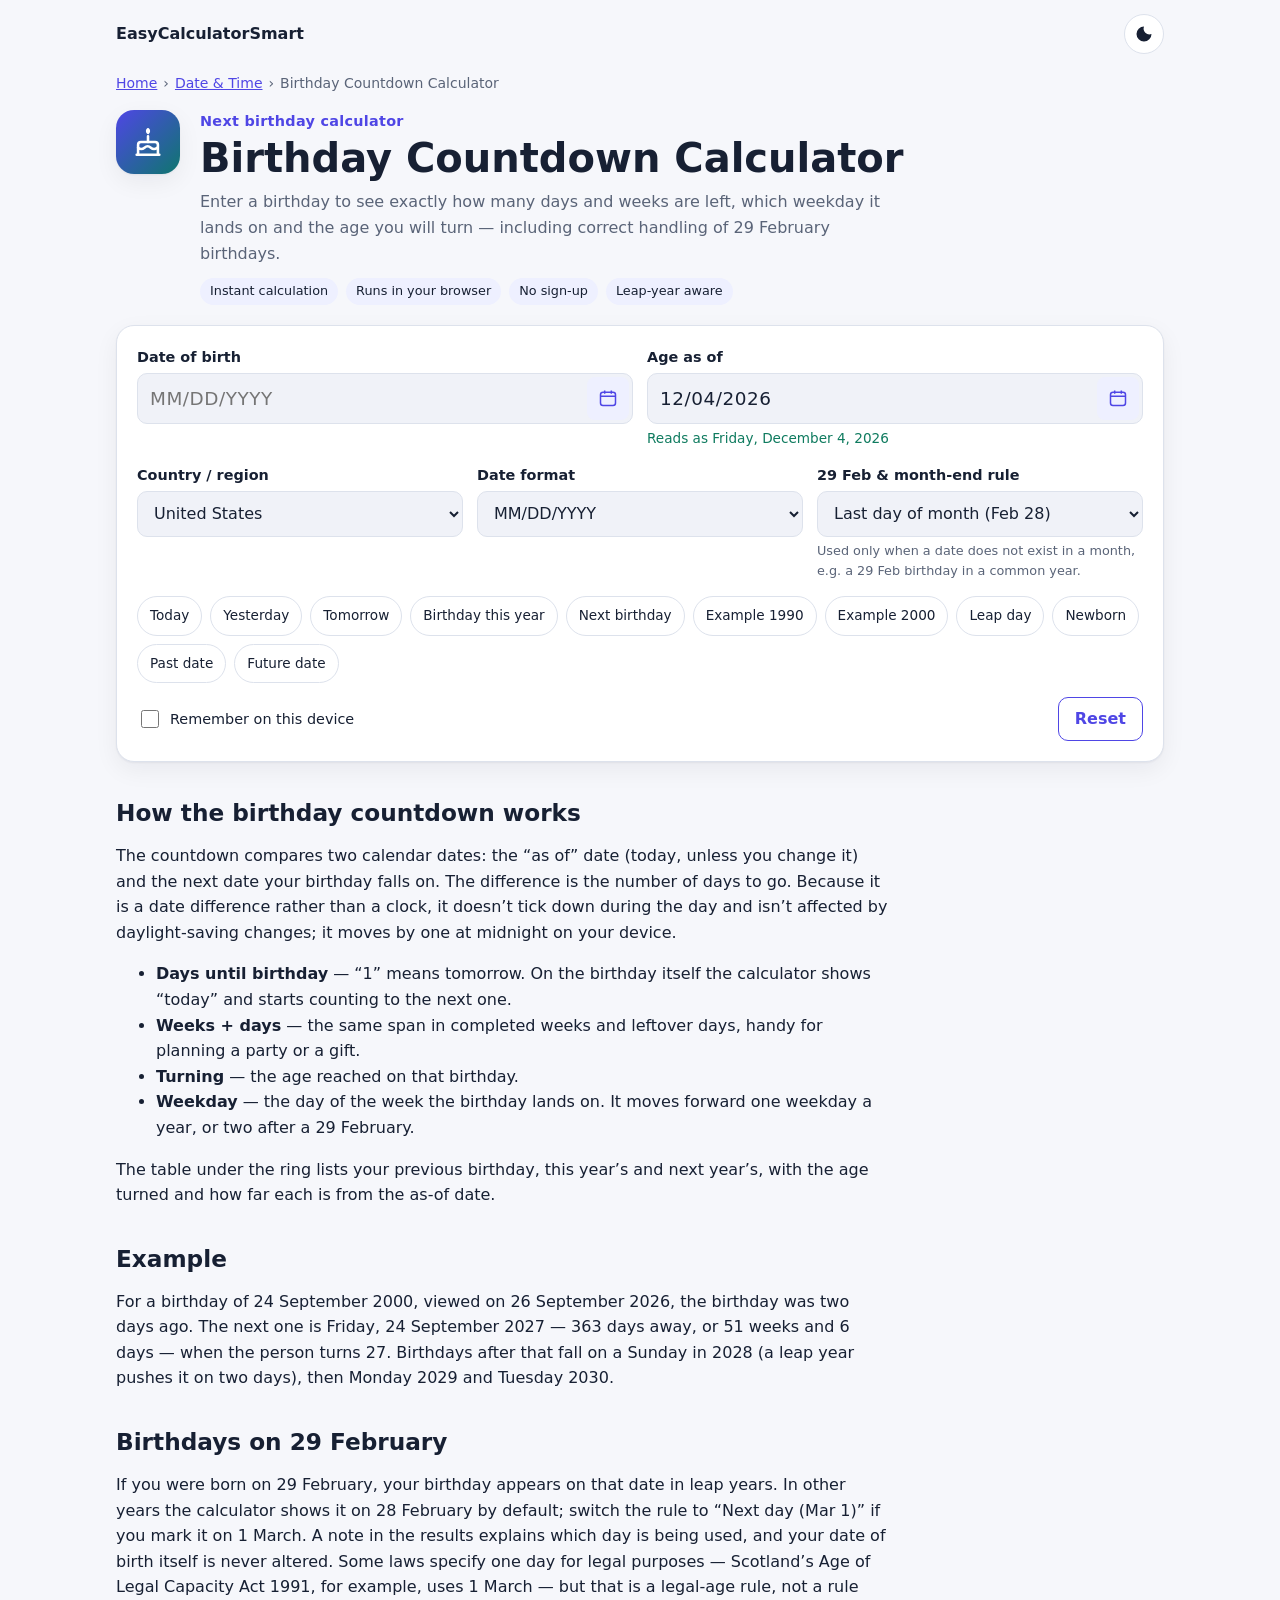
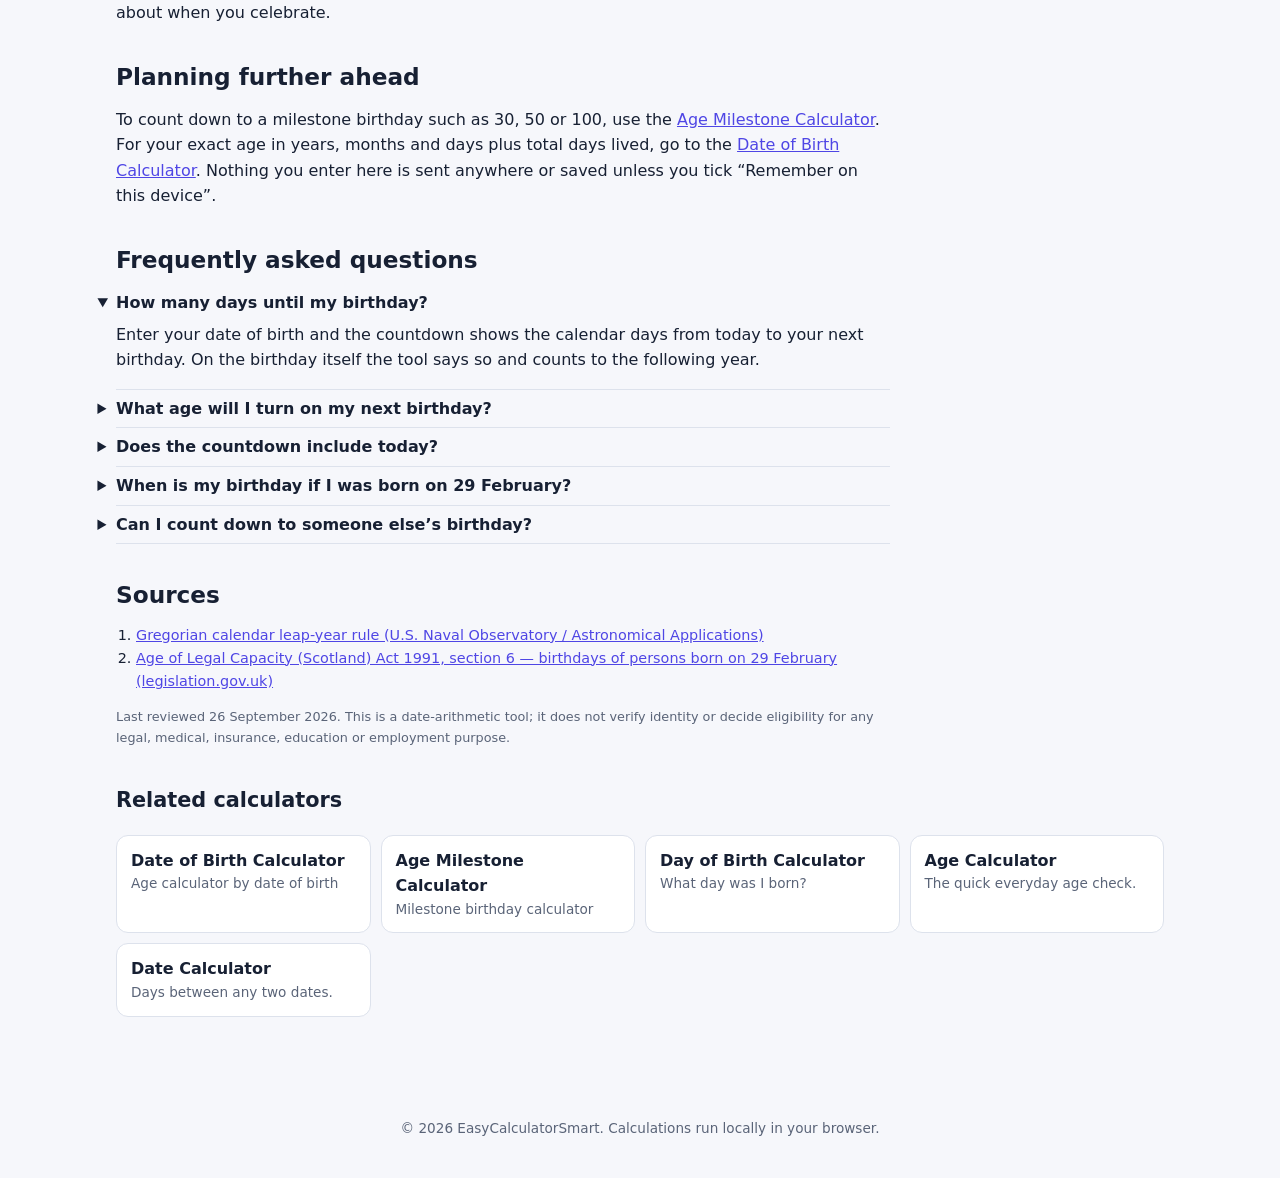
<file: public/birthday-countdown-calculator/index.html>
<!doctype html>
<html lang="en">
<head>
<meta charset="utf-8">
<meta name="viewport" content="width=device-width, initial-scale=1">
<title>Birthday Countdown Calculator — Days Until Your Birthday</title>
<meta name="description" content="How many days until your birthday? See your next birthday date, the weekday it falls on, the age you will turn and a weeks-and-days countdown.">
<link rel="canonical" href="https://easycalculatorsmart.com/birthday-countdown-calculator/">
<meta name="robots" content="index, follow, max-image-preview:large">
<meta name="referrer" content="strict-origin-when-cross-origin">
<meta property="og:type" content="website">
<meta property="og:title" content="Birthday Countdown Calculator — Days Until Your Birthday">
<meta property="og:description" content="How many days until your birthday? See your next birthday date, the weekday it falls on, the age you will turn and a weeks-and-days countdown.">
<meta property="og:url" content="https://easycalculatorsmart.com/birthday-countdown-calculator/">
<meta property="og:site_name" content="EasyCalculatorSmart">
<meta name="twitter:card" content="summary">
<meta name="color-scheme" content="light dark">
<script>try{var t=localStorage.getItem('ecs-theme');if(t)document.documentElement.setAttribute('data-theme',t);}catch(e){}</script>
<link rel="stylesheet" href="/assets/css/age-dob.css?v=2026.09.26">
<script type="application/ld+json">{"@context":"https://schema.org","@graph":[{"@type":"WebPage","@id":"https://easycalculatorsmart.com/birthday-countdown-calculator/#webpage","url":"https://easycalculatorsmart.com/birthday-countdown-calculator/","name":"Birthday Countdown Calculator — Days Until Your Birthday","description":"How many days until your birthday? See your next birthday date, the weekday it falls on, the age you will turn and a weeks-and-days countdown.","dateModified":"2026-09-26","inLanguage":"en","isPartOf":{"@type":"WebSite","name":"EasyCalculatorSmart","url":"https://easycalculatorsmart.com/"}},{"@type":"SoftwareApplication","name":"Birthday Countdown Calculator","url":"https://easycalculatorsmart.com/birthday-countdown-calculator/","applicationCategory":"UtilitiesApplication","operatingSystem":"Any (web browser)","offers":{"@type":"Offer","price":"0","priceCurrency":"USD"},"description":"How many days until your birthday? See your next birthday date, the weekday it falls on, the age you will turn and a weeks-and-days countdown."},{"@type":"BreadcrumbList","itemListElement":[{"@type":"ListItem","position":1,"name":"Home","item":"https://easycalculatorsmart.com/"},{"@type":"ListItem","position":2,"name":"Date \u0026 Time Calculators","item":"https://easycalculatorsmart.com/date-of-birth-calculator/"},{"@type":"ListItem","position":3,"name":"Birthday Countdown Calculator","item":"https://easycalculatorsmart.com/birthday-countdown-calculator/"}]},{"@type":"FAQPage","mainEntity":[{"@type":"Question","name":"How many days until my birthday?","acceptedAnswer":{"@type":"Answer","text":"Enter your date of birth and the countdown shows the calendar days from today to your next birthday. On the birthday itself the tool says so and counts to the following year."}},{"@type":"Question","name":"What age will I turn on my next birthday?","acceptedAnswer":{"@type":"Answer","text":"The “Turning” figure is the number of years between your birth year and the year of your next birthday."}},{"@type":"Question","name":"Does the countdown include today?","acceptedAnswer":{"@type":"Answer","text":"No. “1 day” means the birthday is tomorrow. The count is the difference between the two calendar dates, so it does not change with the time of day."}},{"@type":"Question","name":"When is my birthday if I was born on 29 February?","acceptedAnswer":{"@type":"Answer","text":"In leap years it is 29 February. In other years the tool shows 28 February by default, and you can switch it to 1 March. Your date of birth itself never changes."}},{"@type":"Question","name":"Can I count down to someone else’s birthday?","acceptedAnswer":{"@type":"Answer","text":"Yes — enter their date of birth, or just their birthday with any birth year if you only need the days remaining (the “turning” age will then not be meaningful)."}}]}]}</script>
</head>
<body class="adob-body">
<a class="adob-skip" href="#adob-calc">Skip to calculator</a>
<header class="adob-topbar">
  <a class="adob-brand" href="/">EasyCalculatorSmart</a>
  <button type="button" class="adob-theme" data-adob-theme aria-label="Toggle dark or light theme">
    <svg viewBox="0 0 24 24" aria-hidden="true"><path d="M12 3a9 9 0 1 0 9 9 7 7 0 0 1-9-9z"/></svg>
  </button>
</header>

<main class="adob" data-mode="birthday">
  <nav class="adob-crumbs" aria-label="Breadcrumb">
    <ol>
      <li><a href="/">Home</a></li>
      <li><a href="/date-of-birth-calculator/">Date &amp; Time</a></li>
      <li aria-current="page">Birthday Countdown Calculator</li>
    </ol>
  </nav>

  <section class="adob-hero">
    <div class="adob-hero-icon" aria-hidden="true">
      <svg viewBox="0 0 24 24"><path d="M4 21h16M5 21v-7a2 2 0 0 1 2-2h10a2 2 0 0 1 2 2v7"/><path d="M5 16c1.5 1.3 3 1.3 4.5 0s3-1.3 4.5 0 3 1.3 4.5 0"/><path d="M12 12V8M12 5.5c-.8-.9-.8-1.8 0-2.5.8.7.8 1.6 0 2.5z"/></svg>
    </div>
    <div>
      <p class="adob-kicker">Next birthday calculator</p>
      <h1>Birthday Countdown Calculator</h1>
      <p class="adob-lead">Enter a birthday to see exactly how many days and weeks are left, which weekday it lands on and the age you will turn — including correct handling of 29 February birthdays.</p>
      <ul class="adob-badges" aria-label="Page features">
        <li>Instant calculation</li><li>Runs in your browser</li><li>No sign-up</li><li>Leap-year aware</li>
      </ul>
    </div>
  </section>

  <section class="adob-calc" id="adob-calc" aria-labelledby="adob-calc-h">
  <h2 id="adob-calc-h" class="adob-sr">Calculator</h2>
  <form class="adob-form" data-adob-form novalidate autocomplete="off">
    <div class="adob-row adob-row--dates">
      <div class="adob-field adob-date" data-adob-date="dob">
        <label for="adob-dob">Date of birth</label>
        <div class="adob-date-wrap">
          <input id="adob-dob" type="text" inputmode="numeric" data-adob-text aria-describedby="adob-dob-echo" required>
          <span class="adob-picker">
            <input type="date" data-adob-picker min="0001-01-01" max="9999-12-31" aria-label="Pick date of birth from calendar" tabindex="-1">
            <svg viewBox="0 0 24 24" aria-hidden="true"><rect x="3" y="5" width="18" height="16" rx="3"/><path d="M3 10h18M8 3v4M16 3v4"/></svg>
          </span>
        </div>
        <output id="adob-dob-echo" class="adob-echo" data-adob-echo aria-live="polite"></output>
      </div>

            <div class="adob-field adob-date" data-adob-date="target">
        <label for="adob-target" data-adob-asof-label>Age as of</label>
        <div class="adob-date-wrap">
          <input id="adob-target" type="text" inputmode="numeric" data-adob-text aria-describedby="adob-target-echo">
          <span class="adob-picker">
            <input type="date" data-adob-picker min="0001-01-01" max="9999-12-31" aria-label="Pick the as-of date from calendar" tabindex="-1">
            <svg viewBox="0 0 24 24" aria-hidden="true"><rect x="3" y="5" width="18" height="16" rx="3"/><path d="M3 10h18M8 3v4M16 3v4"/></svg>
          </span>
        </div>
        <output id="adob-target-echo" class="adob-echo" data-adob-echo aria-live="polite"></output>
      </div>
          </div>

    <div class="adob-row adob-row--settings">
      <div class="adob-field">
        <label for="adob-country">Country / region</label>
        <select id="adob-country" data-adob-country>
                    <option value="us" selected>United States</option>
                    <option value="uk">United Kingdom</option>
                    <option value="ca">Canada</option>
                    <option value="in">India</option>
                    <option value="au">Australia</option>
                    <option value="nz">New Zealand</option>
                    <option value="intl">Other / ISO</option>
                  </select>
      </div>
      <div class="adob-field">
        <label for="adob-format">Date format</label>
        <select id="adob-format" data-adob-format>
                    <option value="MDY" selected>MM/DD/YYYY</option>
                    <option value="DMY">DD/MM/YYYY</option>
                    <option value="YMD">YYYY-MM-DD</option>
                  </select>
      </div>
      <div class="adob-field">
        <label for="adob-rule">29 Feb &amp; month-end rule</label>
        <select id="adob-rule" data-adob-rule aria-describedby="adob-rule-help">
          <option value="clamp" selected>Last day of month (Feb 28)</option>
          <option value="rollover">Next day (Mar 1)</option>
        </select>
        <small id="adob-rule-help">Used only when a date does not exist in a month, e.g. a 29 Feb birthday in a common year.</small>
      </div>
    </div>

        <div class="adob-presets" role="group" aria-label="Quick dates and examples">
            <button type="button" class="adob-chip" data-adob-preset="today">Today</button>
            <button type="button" class="adob-chip" data-adob-preset="yesterday">Yesterday</button>
            <button type="button" class="adob-chip" data-adob-preset="tomorrow">Tomorrow</button>
            <button type="button" class="adob-chip" data-adob-preset="bday-year">Birthday this year</button>
            <button type="button" class="adob-chip" data-adob-preset="next-bday">Next birthday</button>
            <button type="button" class="adob-chip" data-adob-preset="ex-1990">Example 1990</button>
            <button type="button" class="adob-chip" data-adob-preset="ex-2000">Example 2000</button>
            <button type="button" class="adob-chip" data-adob-preset="leap">Leap day</button>
            <button type="button" class="adob-chip" data-adob-preset="newborn">Newborn</button>
            <button type="button" class="adob-chip" data-adob-preset="past">Past date</button>
            <button type="button" class="adob-chip" data-adob-preset="future">Future date</button>
          </div>
    
    
    
    <div class="adob-actions-row">
      <label class="adob-check"><input type="checkbox" data-adob-remember> Remember on this device</label>
      <button type="button" class="adob-btn adob-btn--ghost" data-adob-reset>Reset</button>
    </div>
  </form>

  <div class="adob-error" role="alert" data-adob-error hidden></div>
  <div class="adob-sr" aria-live="polite" data-adob-announce></div>

  <div class="adob-results" data-adob-results hidden>
    
        <div class="adob-bday">
      <svg class="adob-ring" viewBox="0 0 120 120" role="img" data-r="ring" aria-label="">
        <circle cx="60" cy="60" r="52" class="adob-ring-bg"/>
        <circle cx="60" cy="60" r="52" class="adob-ring-fg" pathLength="100" stroke-dasharray="0 100" data-r="ringFg"/>
        <text x="60" y="58" text-anchor="middle" class="adob-ring-n" data-r="ringN"></text>
        <text x="60" y="76" text-anchor="middle" class="adob-ring-l" data-r="ringL"></text>
      </svg>
      <dl class="adob-facts" data-r="bday"></dl>
    </div>
    
        <div class="adob-table-wrap"><table class="adob-table" data-r="bdayTable"><caption>Your birthdays around the selected date</caption></table></div>
    
    
    
    
    
    <details class="adob-work">
      <summary>How was this calculated?</summary>
      <ol data-r="work"></ol>
    </details>

    <div class="adob-share">
      <label class="adob-check"><input type="checkbox" data-adob-share-dob> Include date of birth when copying or sharing</label>
      <div class="adob-share-btns">
        <button type="button" class="adob-btn" data-adob-copy>Copy result</button>
        <button type="button" class="adob-btn" data-adob-share>Share</button>
        <button type="button" class="adob-btn" data-adob-print>Print</button>
      </div>
    </div>
  </div>
</section>

  <article class="adob-article">
    <section aria-labelledby="b-how">
  <h2 id="b-how">How the birthday countdown works</h2>
  <p>The countdown compares two calendar dates: the “as of” date (today, unless you change it) and the next date your birthday falls on. The difference is the number of days to go. Because it is a date difference rather than a clock, it doesn’t tick down during the day and isn’t affected by daylight-saving changes; it moves by one at midnight on your device.</p>
  <ul>
    <li><strong>Days until birthday</strong> — “1” means tomorrow. On the birthday itself the calculator shows “today” and starts counting to the next one.</li>
    <li><strong>Weeks + days</strong> — the same span in completed weeks and leftover days, handy for planning a party or a gift.</li>
    <li><strong>Turning</strong> — the age reached on that birthday.</li>
    <li><strong>Weekday</strong> — the day of the week the birthday lands on. It moves forward one weekday a year, or two after a 29 February.</li>
  </ul>
  <p>The table under the ring lists your previous birthday, this year’s and next year’s, with the age turned and how far each is from the as-of date.</p>
</section>

<section aria-labelledby="b-ex">
  <h2 id="b-ex">Example</h2>
  <p>For a birthday of 24 September 2000, viewed on 26 September 2026, the birthday was two days ago. The next one is Friday, 24 September 2027 — 363 days away, or 51 weeks and 6 days — when the person turns 27. Birthdays after that fall on a Sunday in 2028 (a leap year pushes it on two days), then Monday 2029 and Tuesday 2030.</p>
</section>

<section aria-labelledby="b-leap">
  <h2 id="b-leap">Birthdays on 29 February</h2>
  <p>If you were born on 29 February, your birthday appears on that date in leap years. In other years the calculator shows it on 28 February by default; switch the rule to “Next day (Mar 1)” if you mark it on 1 March. A note in the results explains which day is being used, and your date of birth itself is never altered. Some laws specify one day for legal purposes — Scotland’s Age of Legal Capacity Act 1991, for example, uses 1 March — but that is a legal-age rule, not a rule about when you celebrate.</p>
</section>

<section aria-labelledby="b-more">
  <h2 id="b-more">Planning further ahead</h2>
  <p>To count down to a milestone birthday such as 30, 50 or 100, use the <a href="/age-milestone-calculator/">Age Milestone Calculator</a>. For your exact age in years, months and days plus total days lived, go to the <a href="/date-of-birth-calculator/">Date of Birth Calculator</a>. Nothing you enter here is sent anywhere or saved unless you tick “Remember on this device”.</p>
</section>

        <section class="adob-faq" aria-labelledby="adob-faq-h">
      <h2 id="adob-faq-h">Frequently asked questions</h2>
            <details open>
        <summary><h3>How many days until my birthday?</h3></summary>
        <p>Enter your date of birth and the countdown shows the calendar days from today to your next birthday. On the birthday itself the tool says so and counts to the following year.</p>
      </details>
            <details>
        <summary><h3>What age will I turn on my next birthday?</h3></summary>
        <p>The “Turning” figure is the number of years between your birth year and the year of your next birthday.</p>
      </details>
            <details>
        <summary><h3>Does the countdown include today?</h3></summary>
        <p>No. “1 day” means the birthday is tomorrow. The count is the difference between the two calendar dates, so it does not change with the time of day.</p>
      </details>
            <details>
        <summary><h3>When is my birthday if I was born on 29 February?</h3></summary>
        <p>In leap years it is 29 February. In other years the tool shows 28 February by default, and you can switch it to 1 March. Your date of birth itself never changes.</p>
      </details>
            <details>
        <summary><h3>Can I count down to someone else’s birthday?</h3></summary>
        <p>Yes — enter their date of birth, or just their birthday with any birth year if you only need the days remaining (the “turning” age will then not be meaningful).</p>
      </details>
          </section>
    
    <section class="adob-sources" aria-labelledby="adob-src-h">
      <h2 id="adob-src-h">Sources</h2>
      <ol>
                <li><a href="https://aa.usno.navy.mil/faq/calendars" rel="noopener" target="_blank">Gregorian calendar leap-year rule (U.S. Naval Observatory / Astronomical Applications)</a></li>
                <li><a href="https://www.legislation.gov.uk/ukpga/1991/50/section/6" rel="noopener" target="_blank">Age of Legal Capacity (Scotland) Act 1991, section 6 — birthdays of persons born on 29 February (legislation.gov.uk)</a></li>
              </ol>
      <p class="adob-muted">Last reviewed 26 September 2026. This is a date-arithmetic tool; it does not verify identity or decide eligibility for any legal, medical, insurance, education or employment purpose.</p>
    </section>
  </article>

  <aside class="adob-related" aria-labelledby="adob-rel-h">
    <h2 id="adob-rel-h">Related calculators</h2>
    <ul>
            <li><a href="/date-of-birth-calculator/"><strong>Date of Birth Calculator</strong><span>Age calculator by date of birth</span></a></li>
            <li><a href="/age-milestone-calculator/"><strong>Age Milestone Calculator</strong><span>Milestone birthday calculator</span></a></li>
            <li><a href="/day-of-birth-calculator/"><strong>Day of Birth Calculator</strong><span>What day was I born?</span></a></li>
            <li><a href="/age-calculator/"><strong>Age Calculator</strong><span>The quick everyday age check.</span></a></li>
            <li><a href="/date-calculator/"><strong>Date Calculator</strong><span>Days between any two dates.</span></a></li>
          </ul>
  </aside>
</main>

<footer class="adob-footer">
  <p>&copy; 2026 EasyCalculatorSmart. Calculations run locally in your browser.</p>
</footer>

<script type="application/json" id="adob-config">{"defaultCountry":"us","defaultRule":"clamp","milestoneAges":[18,21,25,30,40,50,60,65,70,80,90,100],"dayMilestones":[1000,5000,10000,15000,20000,25000,30000],"weekdayStart":1,"countries":{"us":{"locale":"en-US","label":"United States","format":"MDY","monthFirst":true,"asOf":"Age as of","example":"09/24/2000"},"uk":{"locale":"en-GB","label":"United Kingdom","format":"DMY","monthFirst":false,"asOf":"Age on","example":"24/09/2000"},"ca":{"locale":"en-CA","label":"Canada","format":"YMD","monthFirst":true,"asOf":"Age as of","example":"2000-09-24"},"in":{"locale":"en-IN","label":"India","format":"DMY","monthFirst":false,"asOf":"Age as on","example":"24/09/2000"},"au":{"locale":"en-AU","label":"Australia","format":"DMY","monthFirst":false,"asOf":"Age as at","example":"24/09/2000"},"nz":{"locale":"en-NZ","label":"New Zealand","format":"DMY","monthFirst":false,"asOf":"Age as at","example":"24/09/2000"},"intl":{"locale":"en-US","label":"Other / ISO","format":"YMD","monthFirst":false,"asOf":"Age as of","example":"2000-09-24"}},"formats":{"MDY":{"label":"MM/DD/YYYY","placeholder":"MM/DD/YYYY"},"DMY":{"label":"DD/MM/YYYY","placeholder":"DD/MM/YYYY"},"YMD":{"label":"YYYY-MM-DD","placeholder":"YYYY-MM-DD"}},"presets":[{"id":"today","label":"Today","target":"today"},{"id":"yesterday","label":"Yesterday","target":"yesterday"},{"id":"tomorrow","label":"Tomorrow","target":"tomorrow"},{"id":"bday-year","label":"Birthday this year","target":"birthday-this-year"},{"id":"next-bday","label":"Next birthday","target":"next-birthday"},{"id":"ex-1990","label":"Example 1990","dob":"1990-01-15","target":"today"},{"id":"ex-2000","label":"Example 2000","dob":"2000-09-24","target":"today"},{"id":"leap","label":"Leap day","dob":"2004-02-29","target":"today"},{"id":"newborn","label":"Newborn","dob":"today-10d","target":"today"},{"id":"past","label":"Past date","target":"2020-01-01"},{"id":"future","label":"Future date","target":"today+5y"}],"labels":{"exactAge":"Exact age","years":"years","year":"year","months":"months","month":"month","days":"days","day":"day","weeks":"weeks","week":"week","hours":"hours","minutes":"minutes","seconds":"seconds","totalMonths":"Total months","totalWeeks":"Total weeks","totalDays":"Total days","totalHours":"Total hours","totalMinutes":"Total minutes","totalSeconds":"Total seconds","bornOn":"Born on","nextBirthday":"Next birthday","turning":"Turning","daysUntil":"Days until birthday","nextMilestone":"Next milestone","errInvalid":"Enter a real calendar date in the selected format (four-digit year).","errBefore":"The “as of” date is before the date of birth. Choose a later date.","errTime":"Enter times as HH:MM or HH:MM:SS (24-hour).","dateOnlyNote":"No birth time entered: hours, minutes and seconds count whole days from midnight to midnight.","timeNote":"Birth time included: totals are the real elapsed time between the two moments, including daylight-saving changes in the chosen time zones.","copied":"Result copied to clipboard."},"timeZones":["UTC","America/New_York","America/Chicago","America/Denver","America/Los_Angeles","America/Anchorage","Pacific/Honolulu","America/Toronto","America/Vancouver","America/Halifax","America/St_Johns","Europe/London","Europe/Dublin","Europe/Paris","Asia/Kolkata","Asia/Dubai","Asia/Singapore","Asia/Tokyo","Australia/Sydney","Australia/Perth","Pacific/Auckland"],"storageKey":"ecs-agedob-v1"}</script>
<script src="/assets/js/lib/age-dob.js?v=2026.09.26" defer></script>
<script src="/assets/js/age-dob-ui.js?v=2026.09.26" defer></script>
</body>
</html>
</file>
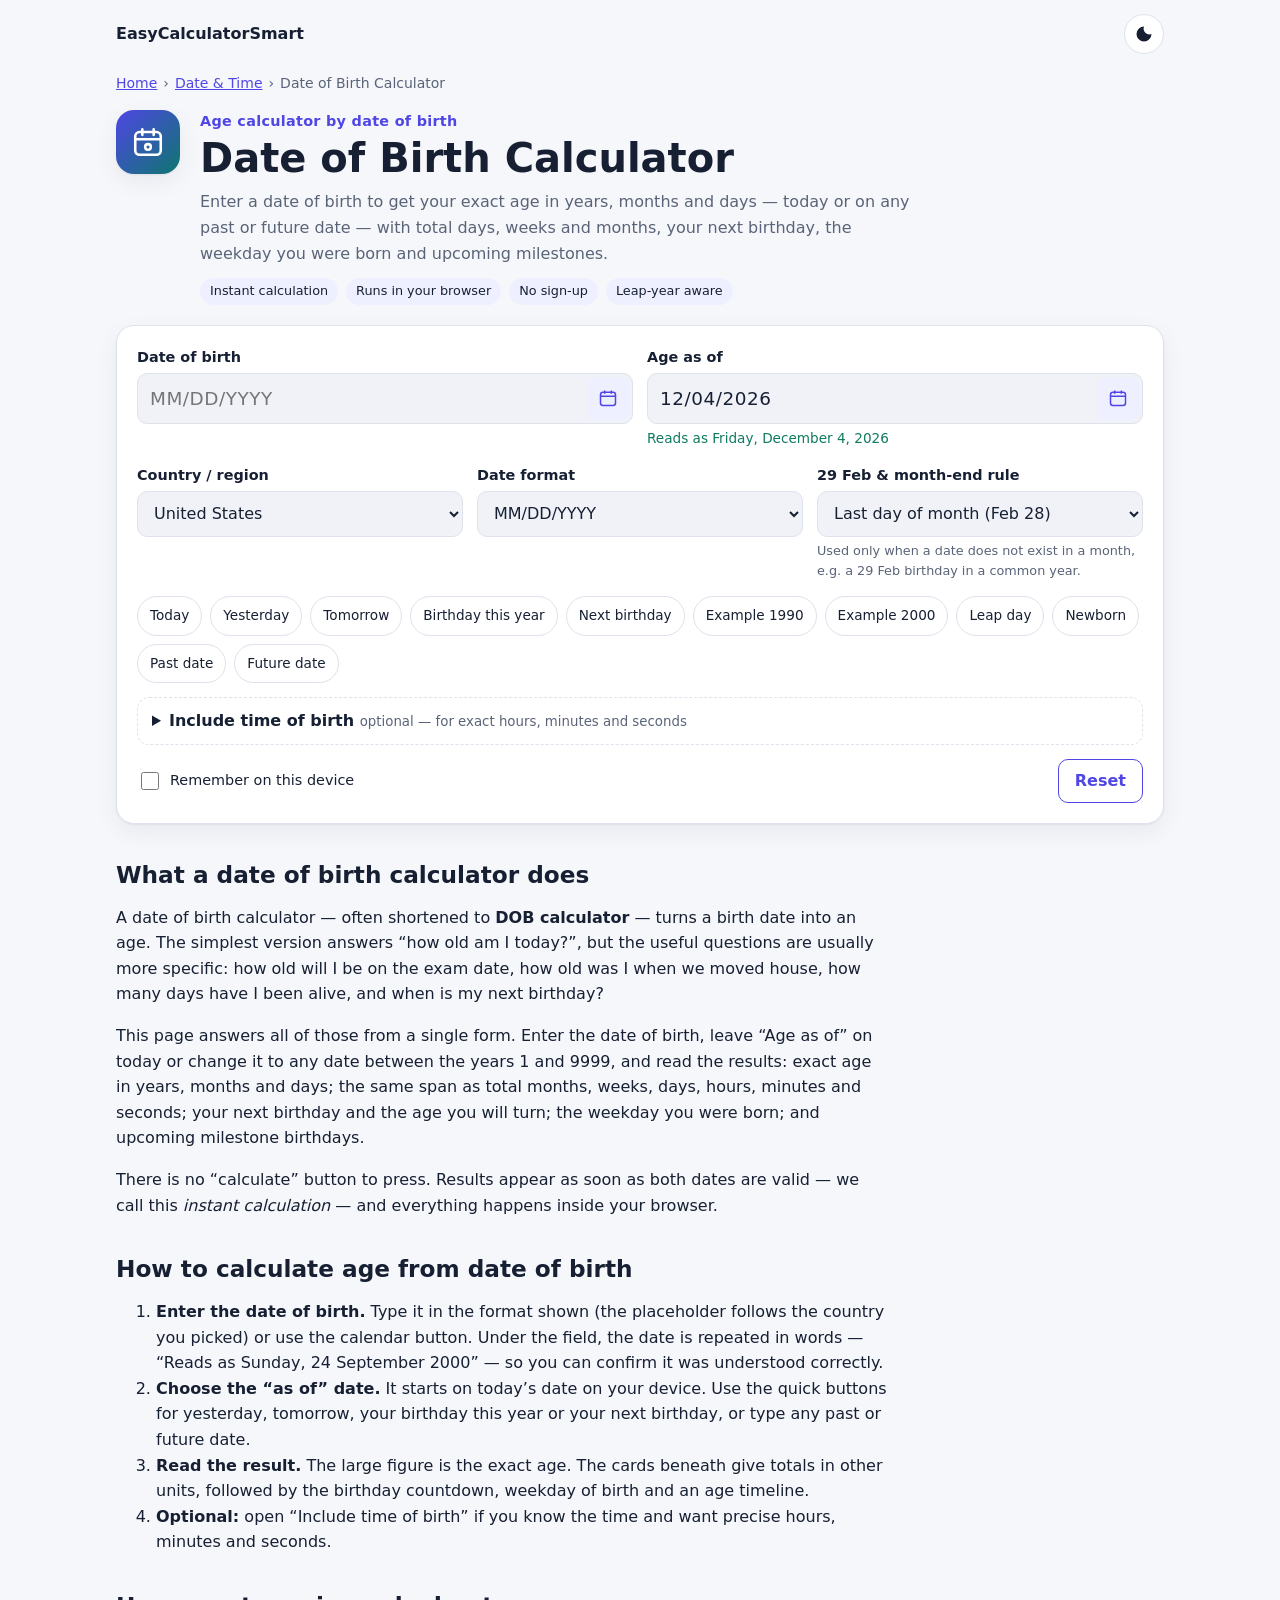
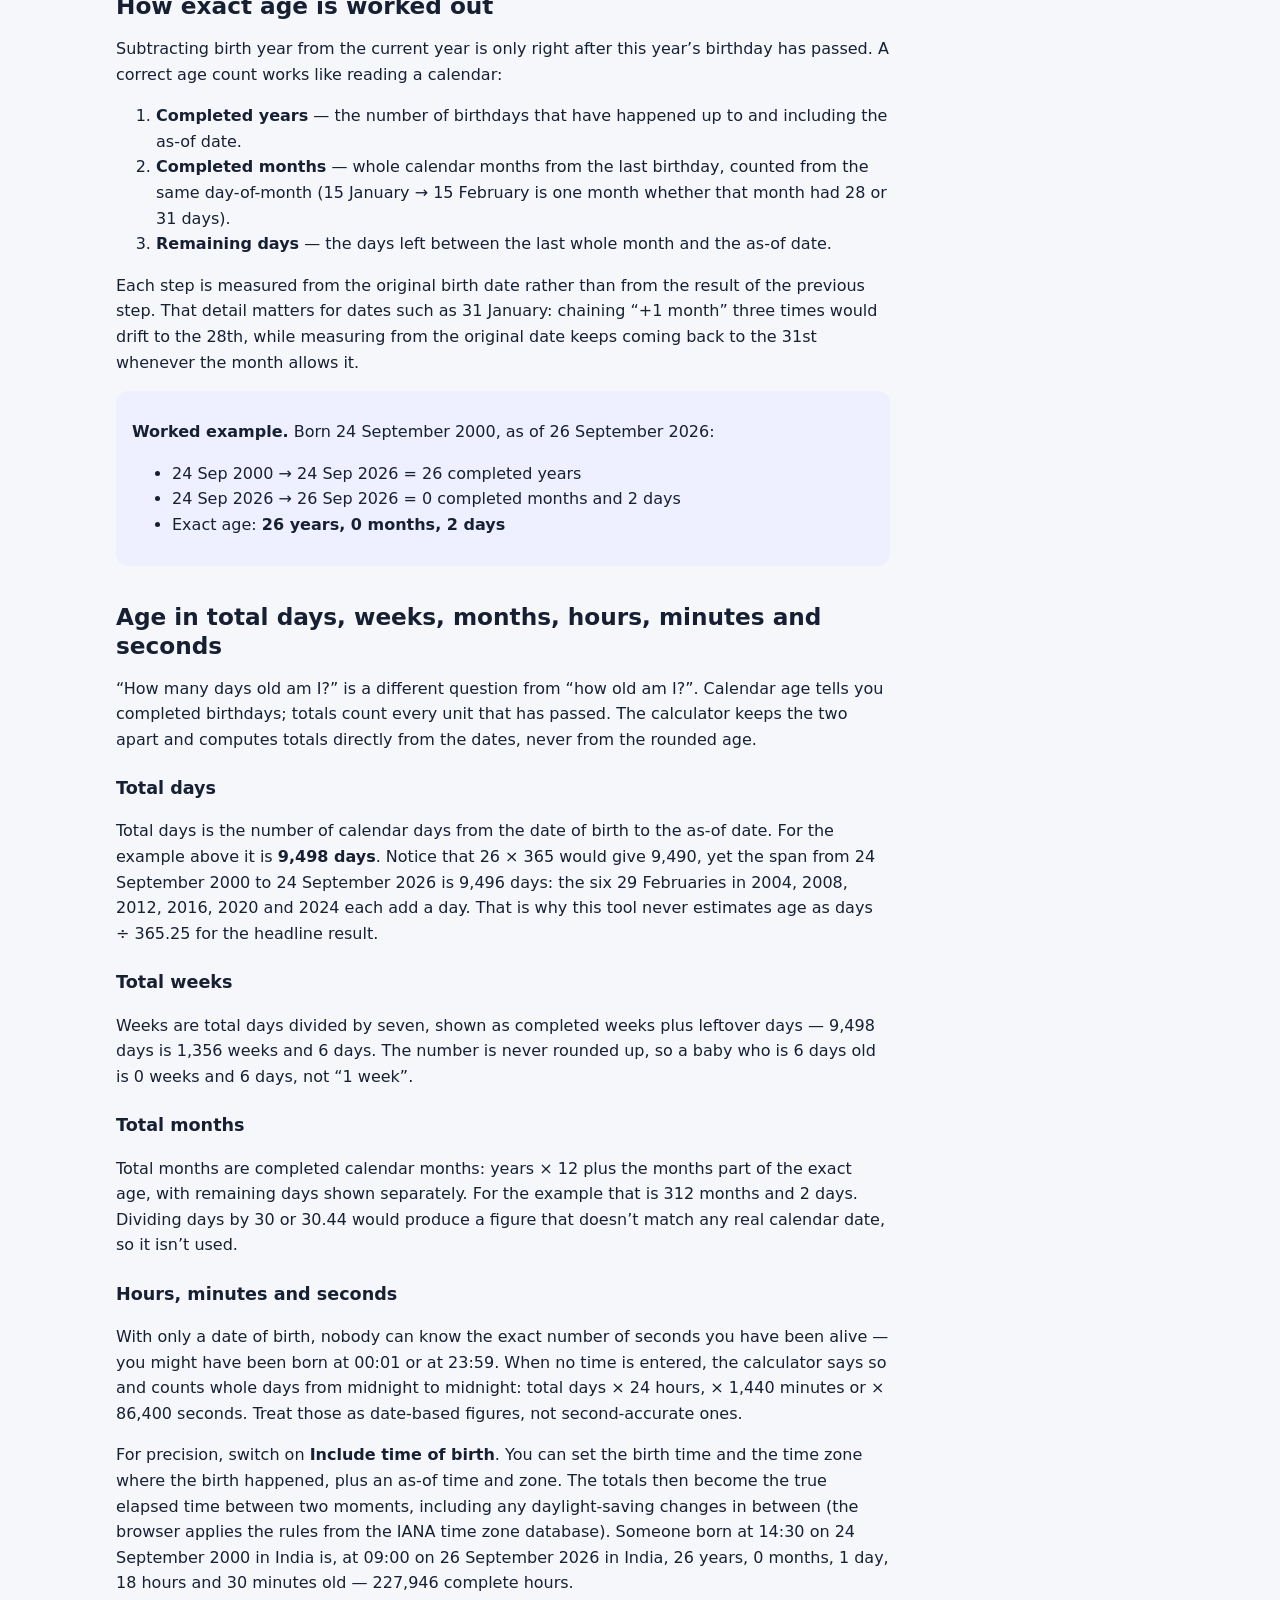
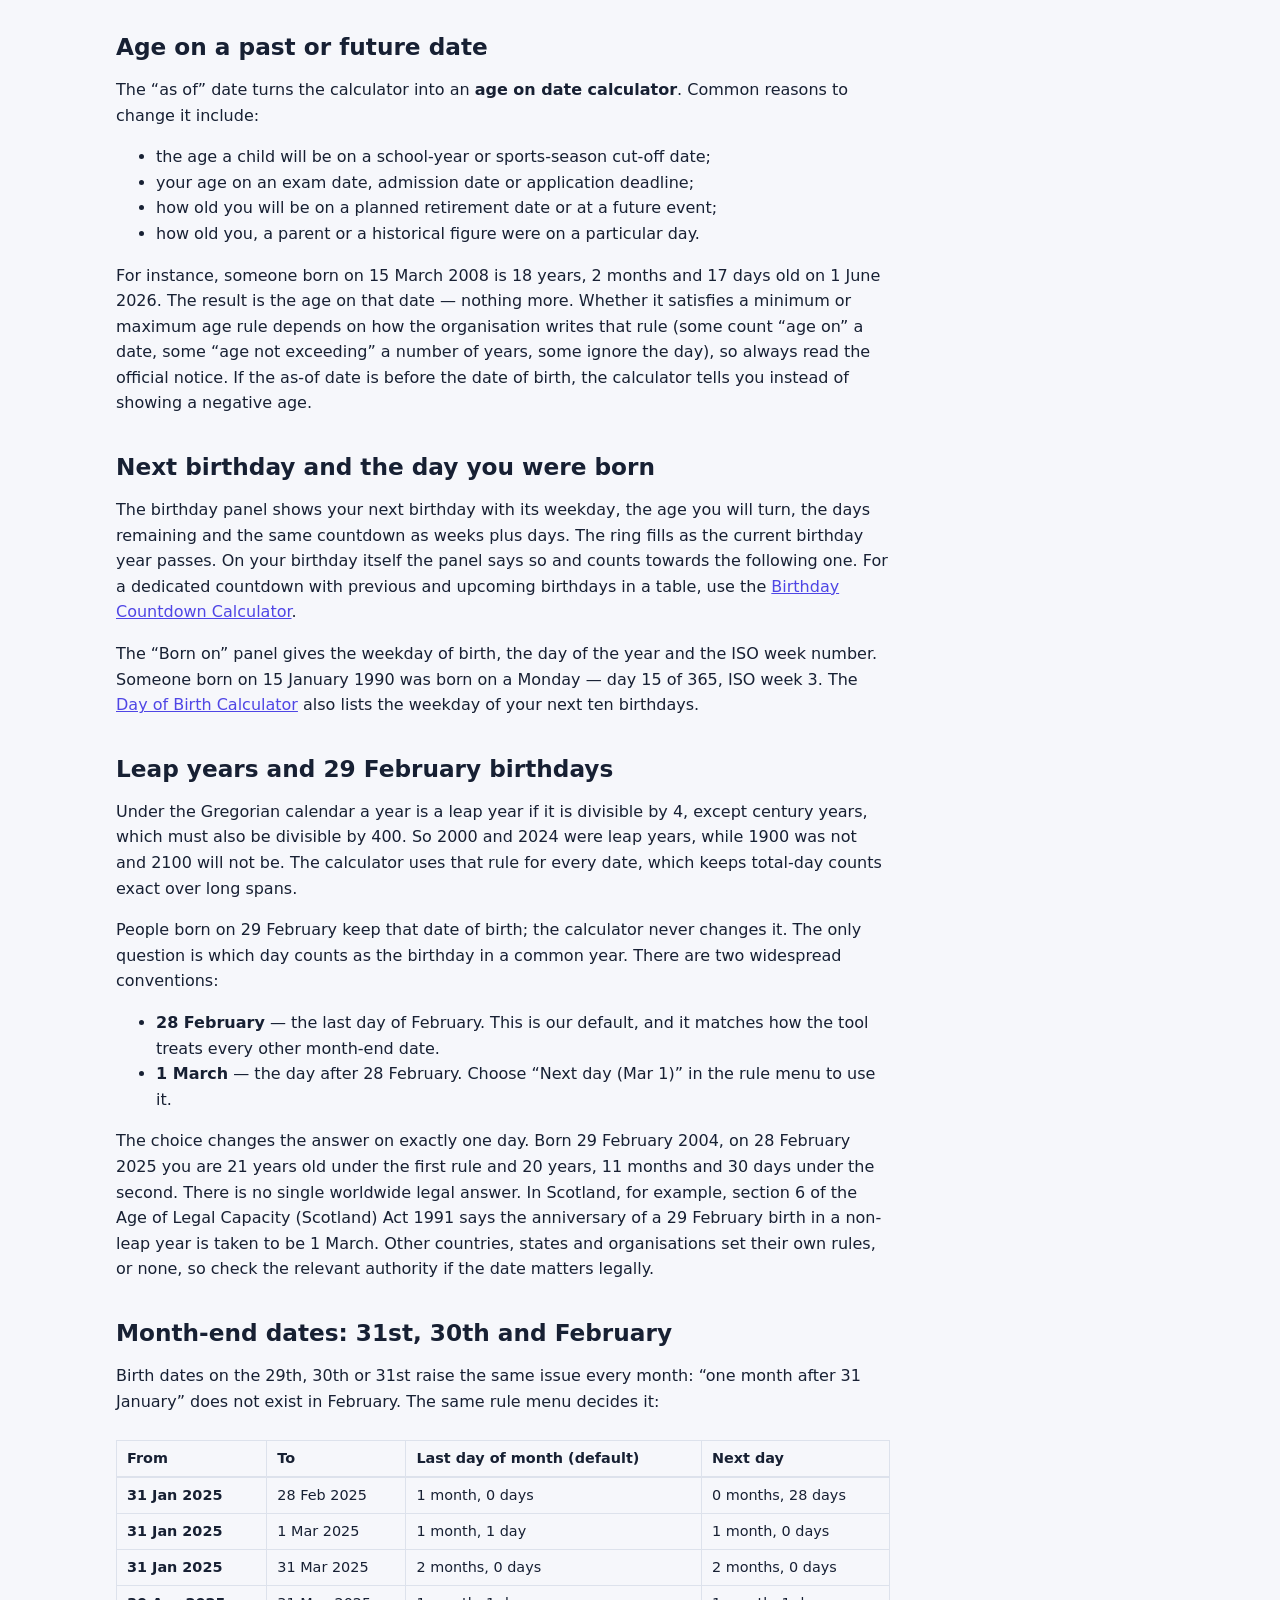
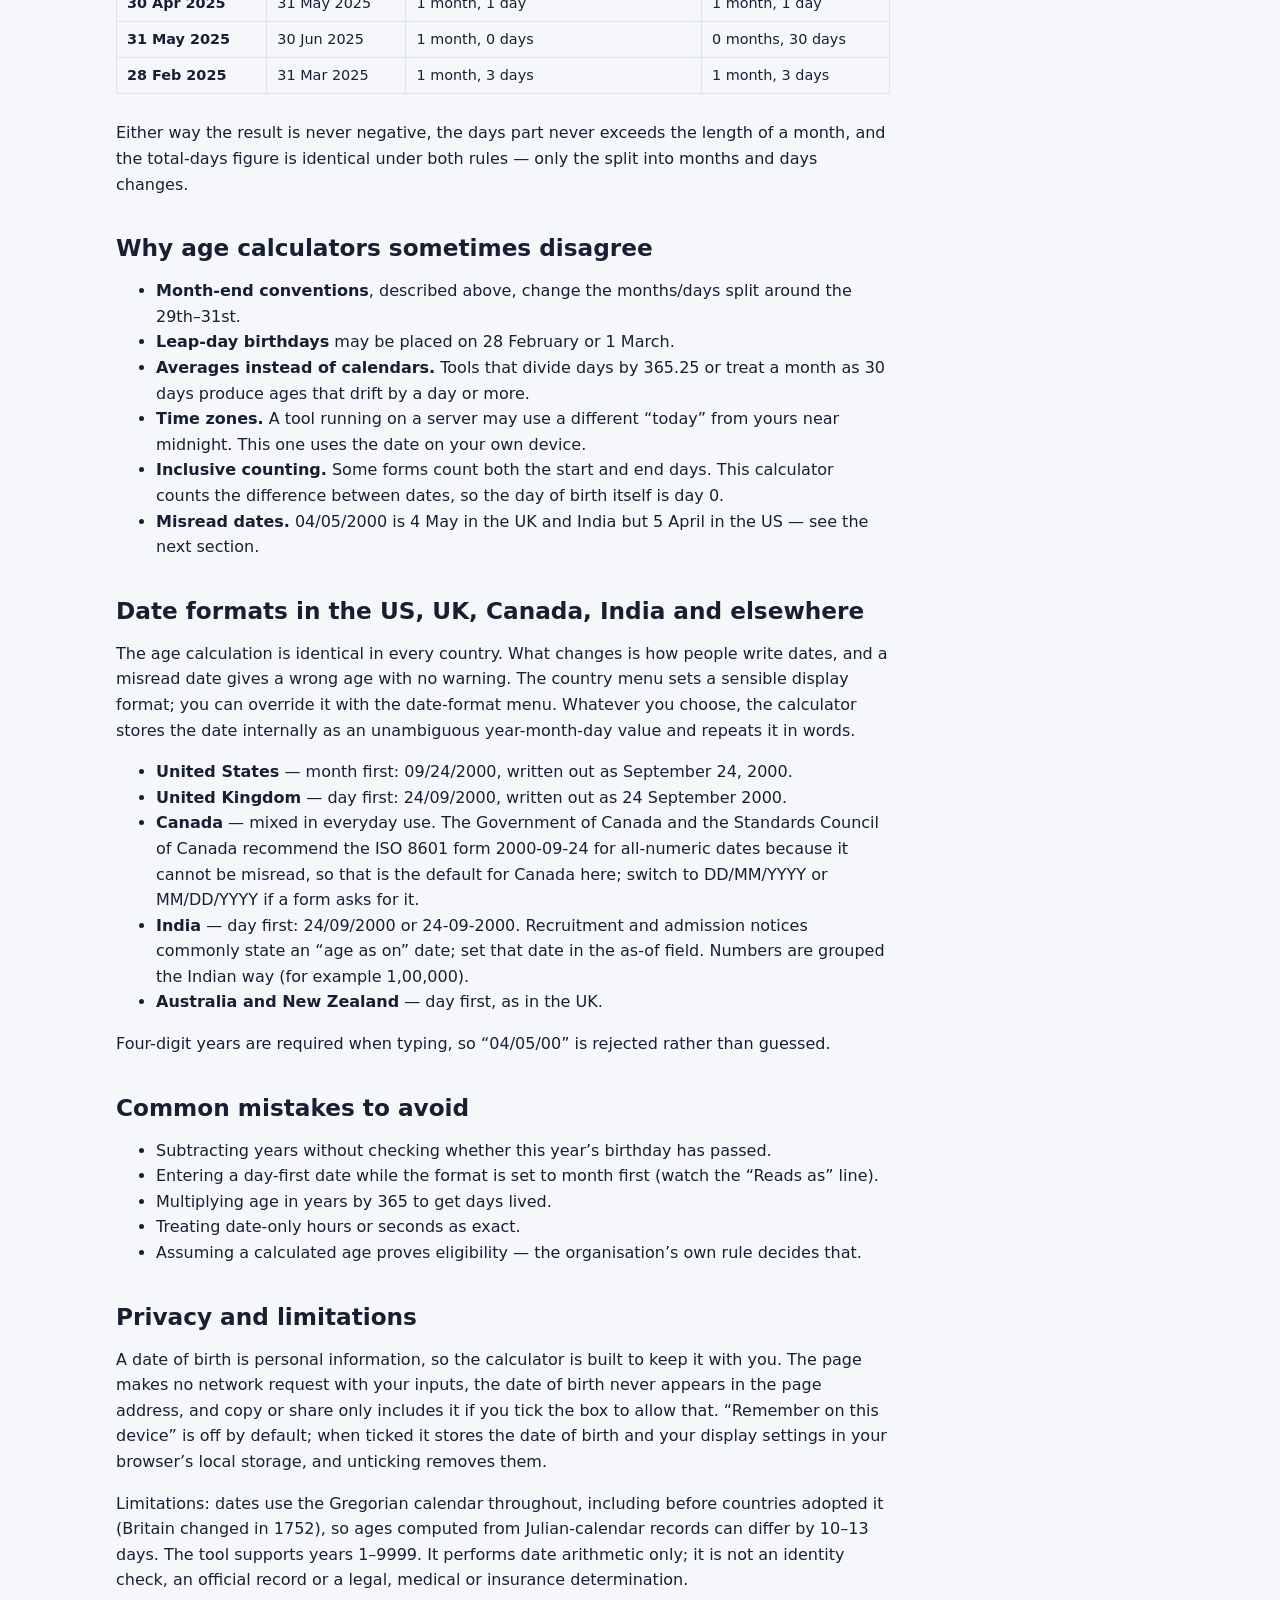
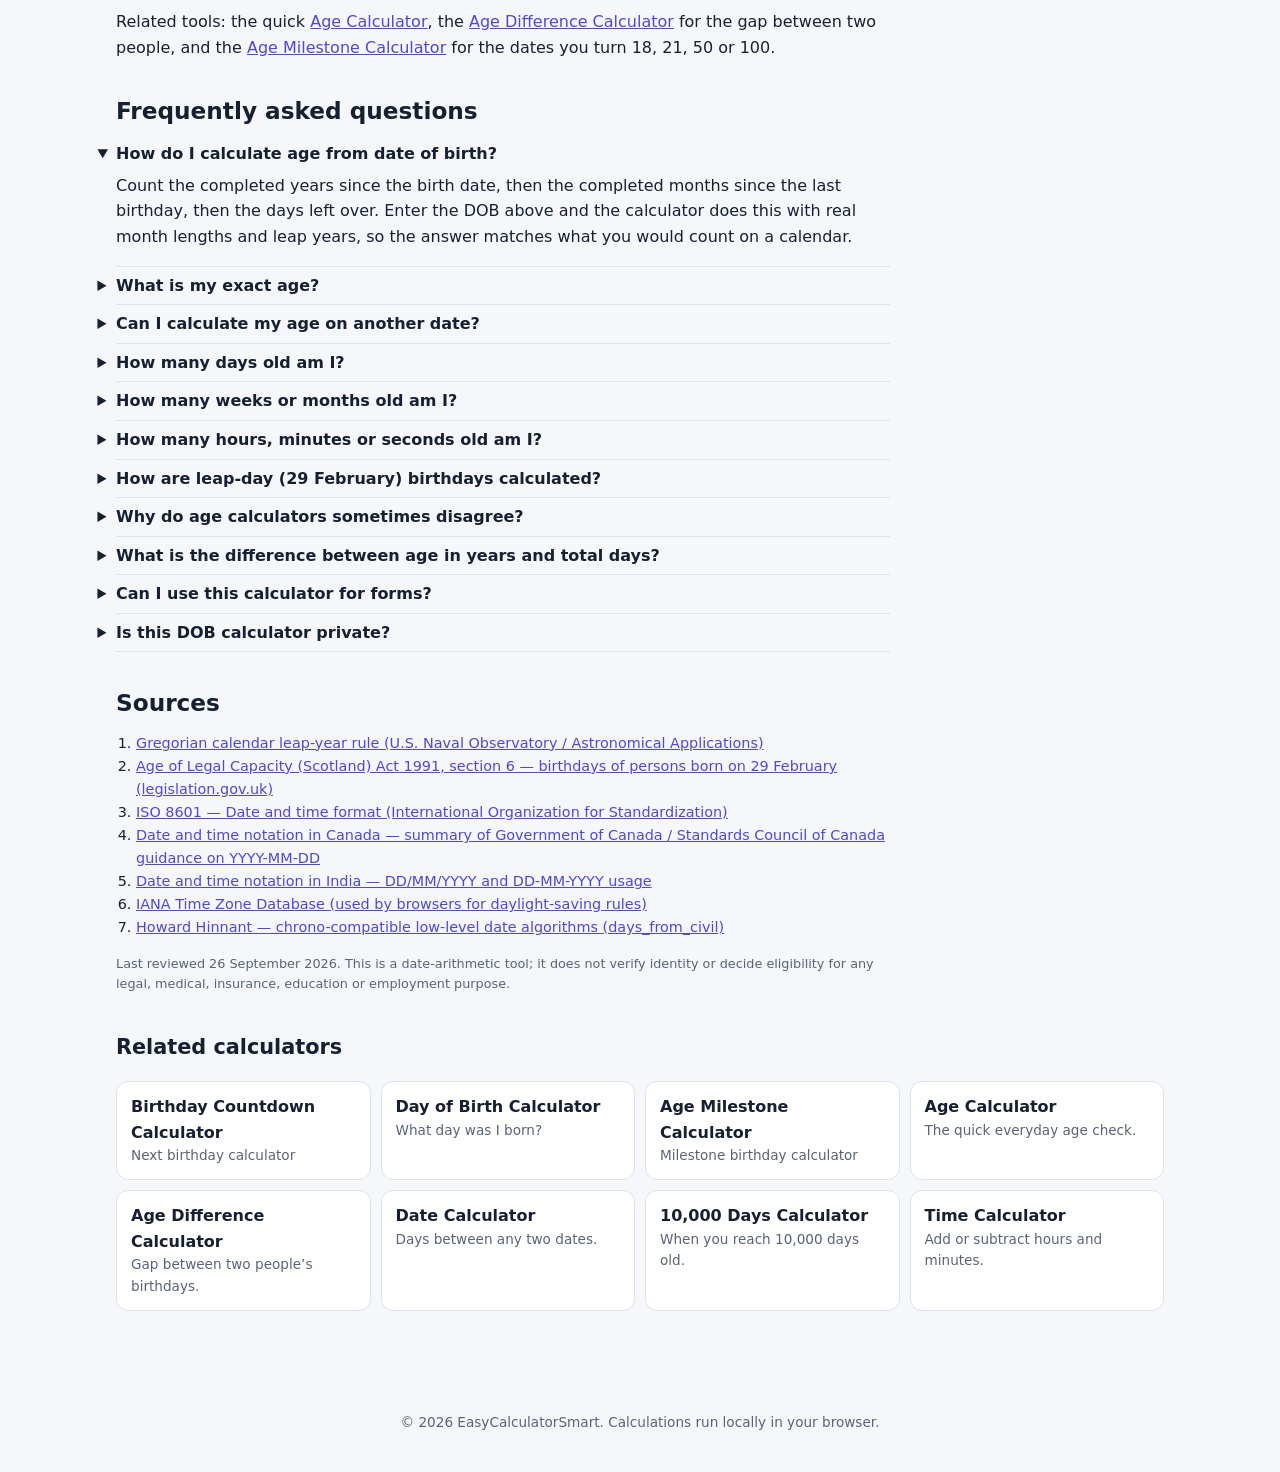
<file: public/date-of-birth-calculator/index.html>
<!doctype html>
<html lang="en">
<head>
<meta charset="utf-8">
<meta name="viewport" content="width=device-width, initial-scale=1">
<title>Date of Birth Calculator — Exact Age From Your DOB</title>
<meta name="description" content="Free DOB calculator: exact age in years, months and days on any date, plus total days, weeks, hours, next birthday and weekday born. Runs in your browser.">
<link rel="canonical" href="https://easycalculatorsmart.com/date-of-birth-calculator/">
<meta name="robots" content="index, follow, max-image-preview:large">
<meta name="referrer" content="strict-origin-when-cross-origin">
<meta property="og:type" content="website">
<meta property="og:title" content="Date of Birth Calculator — Exact Age From Your DOB">
<meta property="og:description" content="Free DOB calculator: exact age in years, months and days on any date, plus total days, weeks, hours, next birthday and weekday born. Runs in your browser.">
<meta property="og:url" content="https://easycalculatorsmart.com/date-of-birth-calculator/">
<meta property="og:site_name" content="EasyCalculatorSmart">
<meta name="twitter:card" content="summary">
<meta name="color-scheme" content="light dark">
<script>try{var t=localStorage.getItem('ecs-theme');if(t)document.documentElement.setAttribute('data-theme',t);}catch(e){}</script>
<link rel="stylesheet" href="/assets/css/age-dob.css?v=2026.09.26">
<script type="application/ld+json">{"@context":"https://schema.org","@graph":[{"@type":"WebPage","@id":"https://easycalculatorsmart.com/date-of-birth-calculator/#webpage","url":"https://easycalculatorsmart.com/date-of-birth-calculator/","name":"Date of Birth Calculator — Exact Age From Your DOB","description":"Free DOB calculator: exact age in years, months and days on any date, plus total days, weeks, hours, next birthday and weekday born. Runs in your browser.","dateModified":"2026-09-26","inLanguage":"en","isPartOf":{"@type":"WebSite","name":"EasyCalculatorSmart","url":"https://easycalculatorsmart.com/"}},{"@type":"SoftwareApplication","name":"Date of Birth Calculator","url":"https://easycalculatorsmart.com/date-of-birth-calculator/","applicationCategory":"UtilitiesApplication","operatingSystem":"Any (web browser)","offers":{"@type":"Offer","price":"0","priceCurrency":"USD"},"description":"Free DOB calculator: exact age in years, months and days on any date, plus total days, weeks, hours, next birthday and weekday born. Runs in your browser."},{"@type":"BreadcrumbList","itemListElement":[{"@type":"ListItem","position":1,"name":"Home","item":"https://easycalculatorsmart.com/"},{"@type":"ListItem","position":2,"name":"Date \u0026 Time Calculators","item":"https://easycalculatorsmart.com/date-of-birth-calculator/"},{"@type":"ListItem","position":3,"name":"Date of Birth Calculator","item":"https://easycalculatorsmart.com/date-of-birth-calculator/"}]},{"@type":"FAQPage","mainEntity":[{"@type":"Question","name":"How do I calculate age from date of birth?","acceptedAnswer":{"@type":"Answer","text":"Count the completed years since the birth date, then the completed months since the last birthday, then the days left over. Enter the DOB above and the calculator does this with real month lengths and leap years, so the answer matches what you would count on a calendar."}},{"@type":"Question","name":"What is my exact age?","acceptedAnswer":{"@type":"Answer","text":"Your exact age is the number of completed years, months and days between your date of birth and today (or the date you choose). For example, someone born on 24 September 2000 is 26 years, 0 months and 2 days old on 26 September 2026."}},{"@type":"Question","name":"Can I calculate my age on another date?","acceptedAnswer":{"@type":"Answer","text":"Yes. Change the “Age as of” date to any past or future date — an exam date, an application deadline or an event — and every result updates for that date. The calculator reports age only; whether that age meets a rule is for the organisation that set the rule."}},{"@type":"Question","name":"How many days old am I?","acceptedAnswer":{"@type":"Answer","text":"Total days is the count of calendar days from your date of birth to the chosen date. It is not years × 365: leap days add an extra day roughly every four years, which is why the totals section counts actual days."}},{"@type":"Question","name":"How many weeks or months old am I?","acceptedAnswer":{"@type":"Answer","text":"Weeks are total days divided by 7, shown as completed weeks plus leftover days. Months are completed calendar months (for example 14 Jan → 14 Feb is one month), plus leftover days — not days divided by 30."}},{"@type":"Question","name":"How many hours, minutes or seconds old am I?","acceptedAnswer":{"@type":"Answer","text":"With only a date of birth, the tool counts whole days from midnight to midnight and multiplies. For a precise figure, switch on “Include time of birth” and enter the birth time and time zone."}},{"@type":"Question","name":"How are leap-day (29 February) birthdays calculated?","acceptedAnswer":{"@type":"Answer","text":"The date of birth stays 29 February. In common years the birthday has to fall on another day; this tool uses 28 February by default and lets you switch to 1 March. Laws differ by country and purpose — Scotland, for example, legislates 1 March for legal age."}},{"@type":"Question","name":"Why do age calculators sometimes disagree?","acceptedAnswer":{"@type":"Answer","text":"Mostly because of month-end dates. From 31 January, is “one month later” 28 February or 1 March? Tools pick different conventions, and some use rough 30-day months or 365.25-day years. This page states its rule and lets you change it."}},{"@type":"Question","name":"What is the difference between age in years and total days?","acceptedAnswer":{"@type":"Answer","text":"Age in years counts completed birthdays; total days counts every day lived. Two people who are both 30 can have different day totals depending on how many leap days fell in their lives."}},{"@type":"Question","name":"Can I use this calculator for forms?","acceptedAnswer":{"@type":"Answer","text":"You can use it to work out an age for a form, but it is a date-maths tool, not an official record. Always follow the instructions and cut-off rules of the organisation asking."}},{"@type":"Question","name":"Is this DOB calculator private?","acceptedAnswer":{"@type":"Answer","text":"Yes. The calculation runs in your browser. Your date of birth is not sent to our server, is not put in the page address, and is only saved on your device if you tick “Remember on this device”."}}]}]}</script>
</head>
<body class="adob-body">
<a class="adob-skip" href="#adob-calc">Skip to calculator</a>
<header class="adob-topbar">
  <a class="adob-brand" href="/">EasyCalculatorSmart</a>
  <button type="button" class="adob-theme" data-adob-theme aria-label="Toggle dark or light theme">
    <svg viewBox="0 0 24 24" aria-hidden="true"><path d="M12 3a9 9 0 1 0 9 9 7 7 0 0 1-9-9z"/></svg>
  </button>
</header>

<main class="adob" data-mode="full">
  <nav class="adob-crumbs" aria-label="Breadcrumb">
    <ol>
      <li><a href="/">Home</a></li>
      <li><a href="/date-of-birth-calculator/">Date &amp; Time</a></li>
      <li aria-current="page">Date of Birth Calculator</li>
    </ol>
  </nav>

  <section class="adob-hero">
    <div class="adob-hero-icon" aria-hidden="true">
      <svg viewBox="0 0 24 24"><rect x="3" y="5" width="18" height="16" rx="3"/><path d="M3 10h18M8 3v4M16 3v4"/><circle cx="12" cy="15.5" r="2"/></svg>
    </div>
    <div>
      <p class="adob-kicker">Age calculator by date of birth</p>
      <h1>Date of Birth Calculator</h1>
      <p class="adob-lead">Enter a date of birth to get your exact age in years, months and days — today or on any past or future date — with total days, weeks and months, your next birthday, the weekday you were born and upcoming milestones.</p>
      <ul class="adob-badges" aria-label="Page features">
        <li>Instant calculation</li><li>Runs in your browser</li><li>No sign-up</li><li>Leap-year aware</li>
      </ul>
    </div>
  </section>

  <section class="adob-calc" id="adob-calc" aria-labelledby="adob-calc-h">
  <h2 id="adob-calc-h" class="adob-sr">Calculator</h2>
  <form class="adob-form" data-adob-form novalidate autocomplete="off">
    <div class="adob-row adob-row--dates">
      <div class="adob-field adob-date" data-adob-date="dob">
        <label for="adob-dob">Date of birth</label>
        <div class="adob-date-wrap">
          <input id="adob-dob" type="text" inputmode="numeric" data-adob-text aria-describedby="adob-dob-echo" required>
          <span class="adob-picker">
            <input type="date" data-adob-picker min="0001-01-01" max="9999-12-31" aria-label="Pick date of birth from calendar" tabindex="-1">
            <svg viewBox="0 0 24 24" aria-hidden="true"><rect x="3" y="5" width="18" height="16" rx="3"/><path d="M3 10h18M8 3v4M16 3v4"/></svg>
          </span>
        </div>
        <output id="adob-dob-echo" class="adob-echo" data-adob-echo aria-live="polite"></output>
      </div>

            <div class="adob-field adob-date" data-adob-date="target">
        <label for="adob-target" data-adob-asof-label>Age as of</label>
        <div class="adob-date-wrap">
          <input id="adob-target" type="text" inputmode="numeric" data-adob-text aria-describedby="adob-target-echo">
          <span class="adob-picker">
            <input type="date" data-adob-picker min="0001-01-01" max="9999-12-31" aria-label="Pick the as-of date from calendar" tabindex="-1">
            <svg viewBox="0 0 24 24" aria-hidden="true"><rect x="3" y="5" width="18" height="16" rx="3"/><path d="M3 10h18M8 3v4M16 3v4"/></svg>
          </span>
        </div>
        <output id="adob-target-echo" class="adob-echo" data-adob-echo aria-live="polite"></output>
      </div>
          </div>

    <div class="adob-row adob-row--settings">
      <div class="adob-field">
        <label for="adob-country">Country / region</label>
        <select id="adob-country" data-adob-country>
                    <option value="us" selected>United States</option>
                    <option value="uk">United Kingdom</option>
                    <option value="ca">Canada</option>
                    <option value="in">India</option>
                    <option value="au">Australia</option>
                    <option value="nz">New Zealand</option>
                    <option value="intl">Other / ISO</option>
                  </select>
      </div>
      <div class="adob-field">
        <label for="adob-format">Date format</label>
        <select id="adob-format" data-adob-format>
                    <option value="MDY" selected>MM/DD/YYYY</option>
                    <option value="DMY">DD/MM/YYYY</option>
                    <option value="YMD">YYYY-MM-DD</option>
                  </select>
      </div>
      <div class="adob-field">
        <label for="adob-rule">29 Feb &amp; month-end rule</label>
        <select id="adob-rule" data-adob-rule aria-describedby="adob-rule-help">
          <option value="clamp" selected>Last day of month (Feb 28)</option>
          <option value="rollover">Next day (Mar 1)</option>
        </select>
        <small id="adob-rule-help">Used only when a date does not exist in a month, e.g. a 29 Feb birthday in a common year.</small>
      </div>
    </div>

        <div class="adob-presets" role="group" aria-label="Quick dates and examples">
            <button type="button" class="adob-chip" data-adob-preset="today">Today</button>
            <button type="button" class="adob-chip" data-adob-preset="yesterday">Yesterday</button>
            <button type="button" class="adob-chip" data-adob-preset="tomorrow">Tomorrow</button>
            <button type="button" class="adob-chip" data-adob-preset="bday-year">Birthday this year</button>
            <button type="button" class="adob-chip" data-adob-preset="next-bday">Next birthday</button>
            <button type="button" class="adob-chip" data-adob-preset="ex-1990">Example 1990</button>
            <button type="button" class="adob-chip" data-adob-preset="ex-2000">Example 2000</button>
            <button type="button" class="adob-chip" data-adob-preset="leap">Leap day</button>
            <button type="button" class="adob-chip" data-adob-preset="newborn">Newborn</button>
            <button type="button" class="adob-chip" data-adob-preset="past">Past date</button>
            <button type="button" class="adob-chip" data-adob-preset="future">Future date</button>
          </div>
    
        <details class="adob-adv" data-adob-time-wrap>
      <summary><span>Include time of birth</span> <small>optional — for exact hours, minutes and seconds</small></summary>
      <label class="adob-check"><input type="checkbox" data-adob-time-on> Use birth time and time zone</label>
      <div class="adob-row adob-row--time">
        <div class="adob-field"><label for="adob-btime">Birth time (24-hour)</label><input id="adob-btime" type="time" step="1" value="00:00:00" data-adob-btime></div>
        <div class="adob-field"><label for="adob-bzone">Birth time zone</label><select id="adob-bzone" data-adob-bzone></select></div>
        <div class="adob-field"><label for="adob-ttime">As-of time (24-hour)</label><input id="adob-ttime" type="time" step="1" value="12:00:00" data-adob-ttime>
          <button type="button" class="adob-link" data-adob-now>Use current time</button></div>
        <div class="adob-field"><label for="adob-tzone">As-of time zone</label><select id="adob-tzone" data-adob-tzone></select></div>
      </div>
      <p class="adob-muted">If you only know the date of birth, leave this off: exact hours and seconds can’t be known without the time.</p>
    </details>
    
    
    <div class="adob-actions-row">
      <label class="adob-check"><input type="checkbox" data-adob-remember> Remember on this device</label>
      <button type="button" class="adob-btn adob-btn--ghost" data-adob-reset>Reset</button>
    </div>
  </form>

  <div class="adob-error" role="alert" data-adob-error hidden></div>
  <div class="adob-sr" aria-live="polite" data-adob-announce></div>

  <div class="adob-results" data-adob-results hidden>
        <div class="adob-hero-result">
      <p class="adob-label">Exact age</p>
      <p class="adob-big" data-r="age"></p>
      <p class="adob-sub" data-r="ageLine"></p>
      <p class="adob-note" data-r="timeAge" hidden></p>
    </div>
    <h3 class="adob-h3">Total age in other units</h3>
    <div class="adob-grid" data-r="totals"></div>
    <p class="adob-note" data-r="totalsNote"></p>
    
        <div class="adob-bday">
      <svg class="adob-ring" viewBox="0 0 120 120" role="img" data-r="ring" aria-label="">
        <circle cx="60" cy="60" r="52" class="adob-ring-bg"/>
        <circle cx="60" cy="60" r="52" class="adob-ring-fg" pathLength="100" stroke-dasharray="0 100" data-r="ringFg"/>
        <text x="60" y="58" text-anchor="middle" class="adob-ring-n" data-r="ringN"></text>
        <text x="60" y="76" text-anchor="middle" class="adob-ring-l" data-r="ringL"></text>
      </svg>
      <dl class="adob-facts" data-r="bday"></dl>
    </div>
    
    
        <div class="adob-born">
      <ol class="adob-week" data-r="week" aria-label="Weekday of birth"></ol>
      <dl class="adob-facts" data-r="born"></dl>
    </div>
    
    
        <h3 class="adob-h3">Age timeline</h3>
    <ol class="adob-timeline" data-r="timeline"></ol>
    
    
    <details class="adob-work">
      <summary>How was this calculated?</summary>
      <ol data-r="work"></ol>
    </details>

    <div class="adob-share">
      <label class="adob-check"><input type="checkbox" data-adob-share-dob> Include date of birth when copying or sharing</label>
      <div class="adob-share-btns">
        <button type="button" class="adob-btn" data-adob-copy>Copy result</button>
        <button type="button" class="adob-btn" data-adob-share>Share</button>
        <button type="button" class="adob-btn" data-adob-print>Print</button>
      </div>
    </div>
  </div>
</section>

  <article class="adob-article">
    <section aria-labelledby="a-what">
  <h2 id="a-what">What a date of birth calculator does</h2>
  <p>A date of birth calculator — often shortened to <strong>DOB calculator</strong> — turns a birth date into an age. The simplest version answers “how old am I today?”, but the useful questions are usually more specific: how old will I be on the exam date, how old was I when we moved house, how many days have I been alive, and when is my next birthday?</p>
  <p>This page answers all of those from a single form. Enter the date of birth, leave “Age as of” on today or change it to any date between the years 1 and 9999, and read the results: exact age in years, months and days; the same span as total months, weeks, days, hours, minutes and seconds; your next birthday and the age you will turn; the weekday you were born; and upcoming milestone birthdays.</p>
  <p>There is no “calculate” button to press. Results appear as soon as both dates are valid — we call this <em>instant calculation</em> — and everything happens inside your browser.</p>
</section>

<section aria-labelledby="a-how">
  <h2 id="a-how">How to calculate age from date of birth</h2>
  <ol>
    <li><strong>Enter the date of birth.</strong> Type it in the format shown (the placeholder follows the country you picked) or use the calendar button. Under the field, the date is repeated in words — “Reads as Sunday, 24 September 2000” — so you can confirm it was understood correctly.</li>
    <li><strong>Choose the “as of” date.</strong> It starts on today’s date on your device. Use the quick buttons for yesterday, tomorrow, your birthday this year or your next birthday, or type any past or future date.</li>
    <li><strong>Read the result.</strong> The large figure is the exact age. The cards beneath give totals in other units, followed by the birthday countdown, weekday of birth and an age timeline.</li>
    <li><strong>Optional:</strong> open “Include time of birth” if you know the time and want precise hours, minutes and seconds.</li>
  </ol>
</section>

<section aria-labelledby="a-exact">
  <h2 id="a-exact">How exact age is worked out</h2>
  <p>Subtracting birth year from the current year is only right after this year’s birthday has passed. A correct age count works like reading a calendar:</p>
  <ol>
    <li><strong>Completed years</strong> — the number of birthdays that have happened up to and including the as-of date.</li>
    <li><strong>Completed months</strong> — whole calendar months from the last birthday, counted from the same day-of-month (15 January → 15 February is one month whether that month had 28 or 31 days).</li>
    <li><strong>Remaining days</strong> — the days left between the last whole month and the as-of date.</li>
  </ol>
  <p>Each step is measured from the original birth date rather than from the result of the previous step. That detail matters for dates such as 31 January: chaining “+1 month” three times would drift to the 28th, while measuring from the original date keeps coming back to the 31st whenever the month allows it.</p>
  <div class="adob-callout">
    <p><strong>Worked example.</strong> Born 24 September 2000, as of 26 September 2026:</p>
    <ul>
      <li>24 Sep 2000 → 24 Sep 2026 = 26 completed years</li>
      <li>24 Sep 2026 → 26 Sep 2026 = 0 completed months and 2 days</li>
      <li>Exact age: <strong>26 years, 0 months, 2 days</strong></li>
    </ul>
  </div>
</section>

<section aria-labelledby="a-units">
  <h2 id="a-units">Age in total days, weeks, months, hours, minutes and seconds</h2>
  <p>“How many days old am I?” is a different question from “how old am I?”. Calendar age tells you completed birthdays; totals count every unit that has passed. The calculator keeps the two apart and computes totals directly from the dates, never from the rounded age.</p>

  <h3>Total days</h3>
  <p>Total days is the number of calendar days from the date of birth to the as-of date. For the example above it is <strong>9,498 days</strong>. Notice that 26 × 365 would give 9,490, yet the span from 24 September 2000 to 24 September 2026 is 9,496 days: the six 29 Februaries in 2004, 2008, 2012, 2016, 2020 and 2024 each add a day. That is why this tool never estimates age as days ÷ 365.25 for the headline result.</p>

  <h3>Total weeks</h3>
  <p>Weeks are total days divided by seven, shown as completed weeks plus leftover days — 9,498 days is 1,356 weeks and 6 days. The number is never rounded up, so a baby who is 6 days old is 0 weeks and 6 days, not “1 week”.</p>

  <h3>Total months</h3>
  <p>Total months are completed calendar months: years × 12 plus the months part of the exact age, with remaining days shown separately. For the example that is 312 months and 2 days. Dividing days by 30 or 30.44 would produce a figure that doesn’t match any real calendar date, so it isn’t used.</p>

  <h3>Hours, minutes and seconds</h3>
  <p>With only a date of birth, nobody can know the exact number of seconds you have been alive — you might have been born at 00:01 or at 23:59. When no time is entered, the calculator says so and counts whole days from midnight to midnight: total days × 24 hours, × 1,440 minutes or × 86,400 seconds. Treat those as date-based figures, not second-accurate ones.</p>
  <p>For precision, switch on <strong>Include time of birth</strong>. You can set the birth time and the time zone where the birth happened, plus an as-of time and zone. The totals then become the true elapsed time between two moments, including any daylight-saving changes in between (the browser applies the rules from the IANA time zone database). Someone born at 14:30 on 24 September 2000 in India is, at 09:00 on 26 September 2026 in India, 26 years, 0 months, 1 day, 18 hours and 30 minutes old — 227,946 complete hours.</p>
</section>

<section aria-labelledby="a-asof">
  <h2 id="a-asof">Age on a past or future date</h2>
  <p>The “as of” date turns the calculator into an <strong>age on date calculator</strong>. Common reasons to change it include:</p>
  <ul>
    <li>the age a child will be on a school-year or sports-season cut-off date;</li>
    <li>your age on an exam date, admission date or application deadline;</li>
    <li>how old you will be on a planned retirement date or at a future event;</li>
    <li>how old you, a parent or a historical figure were on a particular day.</li>
  </ul>
  <p>For instance, someone born on 15 March 2008 is 18 years, 2 months and 17 days old on 1 June 2026. The result is the age on that date — nothing more. Whether it satisfies a minimum or maximum age rule depends on how the organisation writes that rule (some count “age on” a date, some “age not exceeding” a number of years, some ignore the day), so always read the official notice. If the as-of date is before the date of birth, the calculator tells you instead of showing a negative age.</p>
</section>

<section aria-labelledby="a-bday">
  <h2 id="a-bday">Next birthday and the day you were born</h2>
  <p>The birthday panel shows your next birthday with its weekday, the age you will turn, the days remaining and the same countdown as weeks plus days. The ring fills as the current birthday year passes. On your birthday itself the panel says so and counts towards the following one. For a dedicated countdown with previous and upcoming birthdays in a table, use the <a href="/birthday-countdown-calculator/">Birthday Countdown Calculator</a>.</p>
  <p>The “Born on” panel gives the weekday of birth, the day of the year and the ISO week number. Someone born on 15 January 1990 was born on a Monday — day 15 of 365, ISO week 3. The <a href="/day-of-birth-calculator/">Day of Birth Calculator</a> also lists the weekday of your next ten birthdays.</p>
</section>

<section aria-labelledby="a-leap">
  <h2 id="a-leap">Leap years and 29 February birthdays</h2>
  <p>Under the Gregorian calendar a year is a leap year if it is divisible by 4, except century years, which must also be divisible by 400. So 2000 and 2024 were leap years, while 1900 was not and 2100 will not be. The calculator uses that rule for every date, which keeps total-day counts exact over long spans.</p>
  <p>People born on 29 February keep that date of birth; the calculator never changes it. The only question is which day counts as the birthday in a common year. There are two widespread conventions:</p>
  <ul>
    <li><strong>28 February</strong> — the last day of February. This is our default, and it matches how the tool treats every other month-end date.</li>
    <li><strong>1 March</strong> — the day after 28 February. Choose “Next day (Mar 1)” in the rule menu to use it.</li>
  </ul>
  <p>The choice changes the answer on exactly one day. Born 29 February 2004, on 28 February 2025 you are 21 years old under the first rule and 20 years, 11 months and 30 days under the second. There is no single worldwide legal answer. In Scotland, for example, section 6 of the Age of Legal Capacity (Scotland) Act 1991 says the anniversary of a 29 February birth in a non-leap year is taken to be 1 March. Other countries, states and organisations set their own rules, or none, so check the relevant authority if the date matters legally.</p>
</section>

<section aria-labelledby="a-monthend">
  <h2 id="a-monthend">Month-end dates: 31st, 30th and February</h2>
  <p>Birth dates on the 29th, 30th or 31st raise the same issue every month: “one month after 31 January” does not exist in February. The same rule menu decides it:</p>
  <div class="adob-scroll">
  <table>
    <caption class="adob-sr">Month-end examples under each rule</caption>
    <thead><tr><th scope="col">From</th><th scope="col">To</th><th scope="col">Last day of month (default)</th><th scope="col">Next day</th></tr></thead>
    <tbody>
      <tr><th scope="row">31 Jan 2025</th><td>28 Feb 2025</td><td>1 month, 0 days</td><td>0 months, 28 days</td></tr>
      <tr><th scope="row">31 Jan 2025</th><td>1 Mar 2025</td><td>1 month, 1 day</td><td>1 month, 0 days</td></tr>
      <tr><th scope="row">31 Jan 2025</th><td>31 Mar 2025</td><td>2 months, 0 days</td><td>2 months, 0 days</td></tr>
      <tr><th scope="row">30 Apr 2025</th><td>31 May 2025</td><td>1 month, 1 day</td><td>1 month, 1 day</td></tr>
      <tr><th scope="row">31 May 2025</th><td>30 Jun 2025</td><td>1 month, 0 days</td><td>0 months, 30 days</td></tr>
      <tr><th scope="row">28 Feb 2025</th><td>31 Mar 2025</td><td>1 month, 3 days</td><td>1 month, 3 days</td></tr>
    </tbody>
  </table>
  </div>
  <p>Either way the result is never negative, the days part never exceeds the length of a month, and the total-days figure is identical under both rules — only the split into months and days changes.</p>
</section>

<section aria-labelledby="a-disagree">
  <h2 id="a-disagree">Why age calculators sometimes disagree</h2>
  <ul>
    <li><strong>Month-end conventions</strong>, described above, change the months/days split around the 29th–31st.</li>
    <li><strong>Leap-day birthdays</strong> may be placed on 28 February or 1 March.</li>
    <li><strong>Averages instead of calendars.</strong> Tools that divide days by 365.25 or treat a month as 30 days produce ages that drift by a day or more.</li>
    <li><strong>Time zones.</strong> A tool running on a server may use a different “today” from yours near midnight. This one uses the date on your own device.</li>
    <li><strong>Inclusive counting.</strong> Some forms count both the start and end days. This calculator counts the difference between dates, so the day of birth itself is day 0.</li>
    <li><strong>Misread dates.</strong> 04/05/2000 is 4 May in the UK and India but 5 April in the US — see the next section.</li>
  </ul>
</section>

<section aria-labelledby="a-formats">
  <h2 id="a-formats">Date formats in the US, UK, Canada, India and elsewhere</h2>
  <p>The age calculation is identical in every country. What changes is how people write dates, and a misread date gives a wrong age with no warning. The country menu sets a sensible display format; you can override it with the date-format menu. Whatever you choose, the calculator stores the date internally as an unambiguous year-month-day value and repeats it in words.</p>
  <ul>
    <li><strong>United States</strong> — month first: 09/24/2000, written out as September 24, 2000.</li>
    <li><strong>United Kingdom</strong> — day first: 24/09/2000, written out as 24 September 2000.</li>
    <li><strong>Canada</strong> — mixed in everyday use. The Government of Canada and the Standards Council of Canada recommend the ISO 8601 form 2000-09-24 for all-numeric dates because it cannot be misread, so that is the default for Canada here; switch to DD/MM/YYYY or MM/DD/YYYY if a form asks for it.</li>
    <li><strong>India</strong> — day first: 24/09/2000 or 24-09-2000. Recruitment and admission notices commonly state an “age as on” date; set that date in the as-of field. Numbers are grouped the Indian way (for example 1,00,000).</li>
    <li><strong>Australia and New Zealand</strong> — day first, as in the UK.</li>
  </ul>
  <p>Four-digit years are required when typing, so “04/05/00” is rejected rather than guessed.</p>
</section>

<section aria-labelledby="a-mistakes">
  <h2 id="a-mistakes">Common mistakes to avoid</h2>
  <ul>
    <li>Subtracting years without checking whether this year’s birthday has passed.</li>
    <li>Entering a day-first date while the format is set to month first (watch the “Reads as” line).</li>
    <li>Multiplying age in years by 365 to get days lived.</li>
    <li>Treating date-only hours or seconds as exact.</li>
    <li>Assuming a calculated age proves eligibility — the organisation’s own rule decides that.</li>
  </ul>
</section>

<section aria-labelledby="a-privacy">
  <h2 id="a-privacy">Privacy and limitations</h2>
  <p>A date of birth is personal information, so the calculator is built to keep it with you. The page makes no network request with your inputs, the date of birth never appears in the page address, and copy or share only includes it if you tick the box to allow that. “Remember on this device” is off by default; when ticked it stores the date of birth and your display settings in your browser’s local storage, and unticking removes them.</p>
  <p>Limitations: dates use the Gregorian calendar throughout, including before countries adopted it (Britain changed in 1752), so ages computed from Julian-calendar records can differ by 10–13 days. The tool supports years 1–9999. It performs date arithmetic only; it is not an identity check, an official record or a legal, medical or insurance determination.</p>
  <p>Related tools: the quick <a href="/age-calculator/">Age Calculator</a>, the <a href="/age-difference-calculator/">Age Difference Calculator</a> for the gap between two people, and the <a href="/age-milestone-calculator/">Age Milestone Calculator</a> for the dates you turn 18, 21, 50 or 100.</p>
</section>

        <section class="adob-faq" aria-labelledby="adob-faq-h">
      <h2 id="adob-faq-h">Frequently asked questions</h2>
            <details open>
        <summary><h3>How do I calculate age from date of birth?</h3></summary>
        <p>Count the completed years since the birth date, then the completed months since the last birthday, then the days left over. Enter the DOB above and the calculator does this with real month lengths and leap years, so the answer matches what you would count on a calendar.</p>
      </details>
            <details>
        <summary><h3>What is my exact age?</h3></summary>
        <p>Your exact age is the number of completed years, months and days between your date of birth and today (or the date you choose). For example, someone born on 24 September 2000 is 26 years, 0 months and 2 days old on 26 September 2026.</p>
      </details>
            <details>
        <summary><h3>Can I calculate my age on another date?</h3></summary>
        <p>Yes. Change the “Age as of” date to any past or future date — an exam date, an application deadline or an event — and every result updates for that date. The calculator reports age only; whether that age meets a rule is for the organisation that set the rule.</p>
      </details>
            <details>
        <summary><h3>How many days old am I?</h3></summary>
        <p>Total days is the count of calendar days from your date of birth to the chosen date. It is not years × 365: leap days add an extra day roughly every four years, which is why the totals section counts actual days.</p>
      </details>
            <details>
        <summary><h3>How many weeks or months old am I?</h3></summary>
        <p>Weeks are total days divided by 7, shown as completed weeks plus leftover days. Months are completed calendar months (for example 14 Jan → 14 Feb is one month), plus leftover days — not days divided by 30.</p>
      </details>
            <details>
        <summary><h3>How many hours, minutes or seconds old am I?</h3></summary>
        <p>With only a date of birth, the tool counts whole days from midnight to midnight and multiplies. For a precise figure, switch on “Include time of birth” and enter the birth time and time zone.</p>
      </details>
            <details>
        <summary><h3>How are leap-day (29 February) birthdays calculated?</h3></summary>
        <p>The date of birth stays 29 February. In common years the birthday has to fall on another day; this tool uses 28 February by default and lets you switch to 1 March. Laws differ by country and purpose — Scotland, for example, legislates 1 March for legal age.</p>
      </details>
            <details>
        <summary><h3>Why do age calculators sometimes disagree?</h3></summary>
        <p>Mostly because of month-end dates. From 31 January, is “one month later” 28 February or 1 March? Tools pick different conventions, and some use rough 30-day months or 365.25-day years. This page states its rule and lets you change it.</p>
      </details>
            <details>
        <summary><h3>What is the difference between age in years and total days?</h3></summary>
        <p>Age in years counts completed birthdays; total days counts every day lived. Two people who are both 30 can have different day totals depending on how many leap days fell in their lives.</p>
      </details>
            <details>
        <summary><h3>Can I use this calculator for forms?</h3></summary>
        <p>You can use it to work out an age for a form, but it is a date-maths tool, not an official record. Always follow the instructions and cut-off rules of the organisation asking.</p>
      </details>
            <details>
        <summary><h3>Is this DOB calculator private?</h3></summary>
        <p>Yes. The calculation runs in your browser. Your date of birth is not sent to our server, is not put in the page address, and is only saved on your device if you tick “Remember on this device”.</p>
      </details>
          </section>
    
    <section class="adob-sources" aria-labelledby="adob-src-h">
      <h2 id="adob-src-h">Sources</h2>
      <ol>
                <li><a href="https://aa.usno.navy.mil/faq/calendars" rel="noopener" target="_blank">Gregorian calendar leap-year rule (U.S. Naval Observatory / Astronomical Applications)</a></li>
                <li><a href="https://www.legislation.gov.uk/ukpga/1991/50/section/6" rel="noopener" target="_blank">Age of Legal Capacity (Scotland) Act 1991, section 6 — birthdays of persons born on 29 February (legislation.gov.uk)</a></li>
                <li><a href="https://www.iso.org/iso-8601-date-and-time-format.html" rel="noopener" target="_blank">ISO 8601 — Date and time format (International Organization for Standardization)</a></li>
                <li><a href="https://en.wikipedia.org/wiki/Date_and_time_notation_in_Canada" rel="noopener" target="_blank">Date and time notation in Canada — summary of Government of Canada / Standards Council of Canada guidance on YYYY-MM-DD</a></li>
                <li><a href="https://en.wikipedia.org/wiki/Date_and_time_notation_in_India" rel="noopener" target="_blank">Date and time notation in India — DD/MM/YYYY and DD-MM-YYYY usage</a></li>
                <li><a href="https://www.iana.org/time-zones" rel="noopener" target="_blank">IANA Time Zone Database (used by browsers for daylight-saving rules)</a></li>
                <li><a href="https://howardhinnant.github.io/date_algorithms.html" rel="noopener" target="_blank">Howard Hinnant — chrono-compatible low-level date algorithms (days_from_civil)</a></li>
              </ol>
      <p class="adob-muted">Last reviewed 26 September 2026. This is a date-arithmetic tool; it does not verify identity or decide eligibility for any legal, medical, insurance, education or employment purpose.</p>
    </section>
  </article>

  <aside class="adob-related" aria-labelledby="adob-rel-h">
    <h2 id="adob-rel-h">Related calculators</h2>
    <ul>
            <li><a href="/birthday-countdown-calculator/"><strong>Birthday Countdown Calculator</strong><span>Next birthday calculator</span></a></li>
            <li><a href="/day-of-birth-calculator/"><strong>Day of Birth Calculator</strong><span>What day was I born?</span></a></li>
            <li><a href="/age-milestone-calculator/"><strong>Age Milestone Calculator</strong><span>Milestone birthday calculator</span></a></li>
            <li><a href="/age-calculator/"><strong>Age Calculator</strong><span>The quick everyday age check.</span></a></li>
            <li><a href="/age-difference-calculator/"><strong>Age Difference Calculator</strong><span>Gap between two people’s birthdays.</span></a></li>
            <li><a href="/date-calculator/"><strong>Date Calculator</strong><span>Days between any two dates.</span></a></li>
            <li><a href="/10000-days-calculator/"><strong>10,000 Days Calculator</strong><span>When you reach 10,000 days old.</span></a></li>
            <li><a href="/time-calculator/"><strong>Time Calculator</strong><span>Add or subtract hours and minutes.</span></a></li>
          </ul>
  </aside>
</main>

<footer class="adob-footer">
  <p>&copy; 2026 EasyCalculatorSmart. Calculations run locally in your browser.</p>
</footer>

<script type="application/json" id="adob-config">{"defaultCountry":"us","defaultRule":"clamp","milestoneAges":[18,21,25,30,40,50,60,65,70,80,90,100],"dayMilestones":[1000,5000,10000,15000,20000,25000,30000],"weekdayStart":1,"countries":{"us":{"locale":"en-US","label":"United States","format":"MDY","monthFirst":true,"asOf":"Age as of","example":"09/24/2000"},"uk":{"locale":"en-GB","label":"United Kingdom","format":"DMY","monthFirst":false,"asOf":"Age on","example":"24/09/2000"},"ca":{"locale":"en-CA","label":"Canada","format":"YMD","monthFirst":true,"asOf":"Age as of","example":"2000-09-24"},"in":{"locale":"en-IN","label":"India","format":"DMY","monthFirst":false,"asOf":"Age as on","example":"24/09/2000"},"au":{"locale":"en-AU","label":"Australia","format":"DMY","monthFirst":false,"asOf":"Age as at","example":"24/09/2000"},"nz":{"locale":"en-NZ","label":"New Zealand","format":"DMY","monthFirst":false,"asOf":"Age as at","example":"24/09/2000"},"intl":{"locale":"en-US","label":"Other / ISO","format":"YMD","monthFirst":false,"asOf":"Age as of","example":"2000-09-24"}},"formats":{"MDY":{"label":"MM/DD/YYYY","placeholder":"MM/DD/YYYY"},"DMY":{"label":"DD/MM/YYYY","placeholder":"DD/MM/YYYY"},"YMD":{"label":"YYYY-MM-DD","placeholder":"YYYY-MM-DD"}},"presets":[{"id":"today","label":"Today","target":"today"},{"id":"yesterday","label":"Yesterday","target":"yesterday"},{"id":"tomorrow","label":"Tomorrow","target":"tomorrow"},{"id":"bday-year","label":"Birthday this year","target":"birthday-this-year"},{"id":"next-bday","label":"Next birthday","target":"next-birthday"},{"id":"ex-1990","label":"Example 1990","dob":"1990-01-15","target":"today"},{"id":"ex-2000","label":"Example 2000","dob":"2000-09-24","target":"today"},{"id":"leap","label":"Leap day","dob":"2004-02-29","target":"today"},{"id":"newborn","label":"Newborn","dob":"today-10d","target":"today"},{"id":"past","label":"Past date","target":"2020-01-01"},{"id":"future","label":"Future date","target":"today+5y"}],"labels":{"exactAge":"Exact age","years":"years","year":"year","months":"months","month":"month","days":"days","day":"day","weeks":"weeks","week":"week","hours":"hours","minutes":"minutes","seconds":"seconds","totalMonths":"Total months","totalWeeks":"Total weeks","totalDays":"Total days","totalHours":"Total hours","totalMinutes":"Total minutes","totalSeconds":"Total seconds","bornOn":"Born on","nextBirthday":"Next birthday","turning":"Turning","daysUntil":"Days until birthday","nextMilestone":"Next milestone","errInvalid":"Enter a real calendar date in the selected format (four-digit year).","errBefore":"The “as of” date is before the date of birth. Choose a later date.","errTime":"Enter times as HH:MM or HH:MM:SS (24-hour).","dateOnlyNote":"No birth time entered: hours, minutes and seconds count whole days from midnight to midnight.","timeNote":"Birth time included: totals are the real elapsed time between the two moments, including daylight-saving changes in the chosen time zones.","copied":"Result copied to clipboard."},"timeZones":["UTC","America/New_York","America/Chicago","America/Denver","America/Los_Angeles","America/Anchorage","Pacific/Honolulu","America/Toronto","America/Vancouver","America/Halifax","America/St_Johns","Europe/London","Europe/Dublin","Europe/Paris","Asia/Kolkata","Asia/Dubai","Asia/Singapore","Asia/Tokyo","Australia/Sydney","Australia/Perth","Pacific/Auckland"],"storageKey":"ecs-agedob-v1"}</script>
<script src="/assets/js/lib/age-dob.js?v=2026.09.26" defer></script>
<script src="/assets/js/age-dob-ui.js?v=2026.09.26" defer></script>
</body>
</html>
</file>
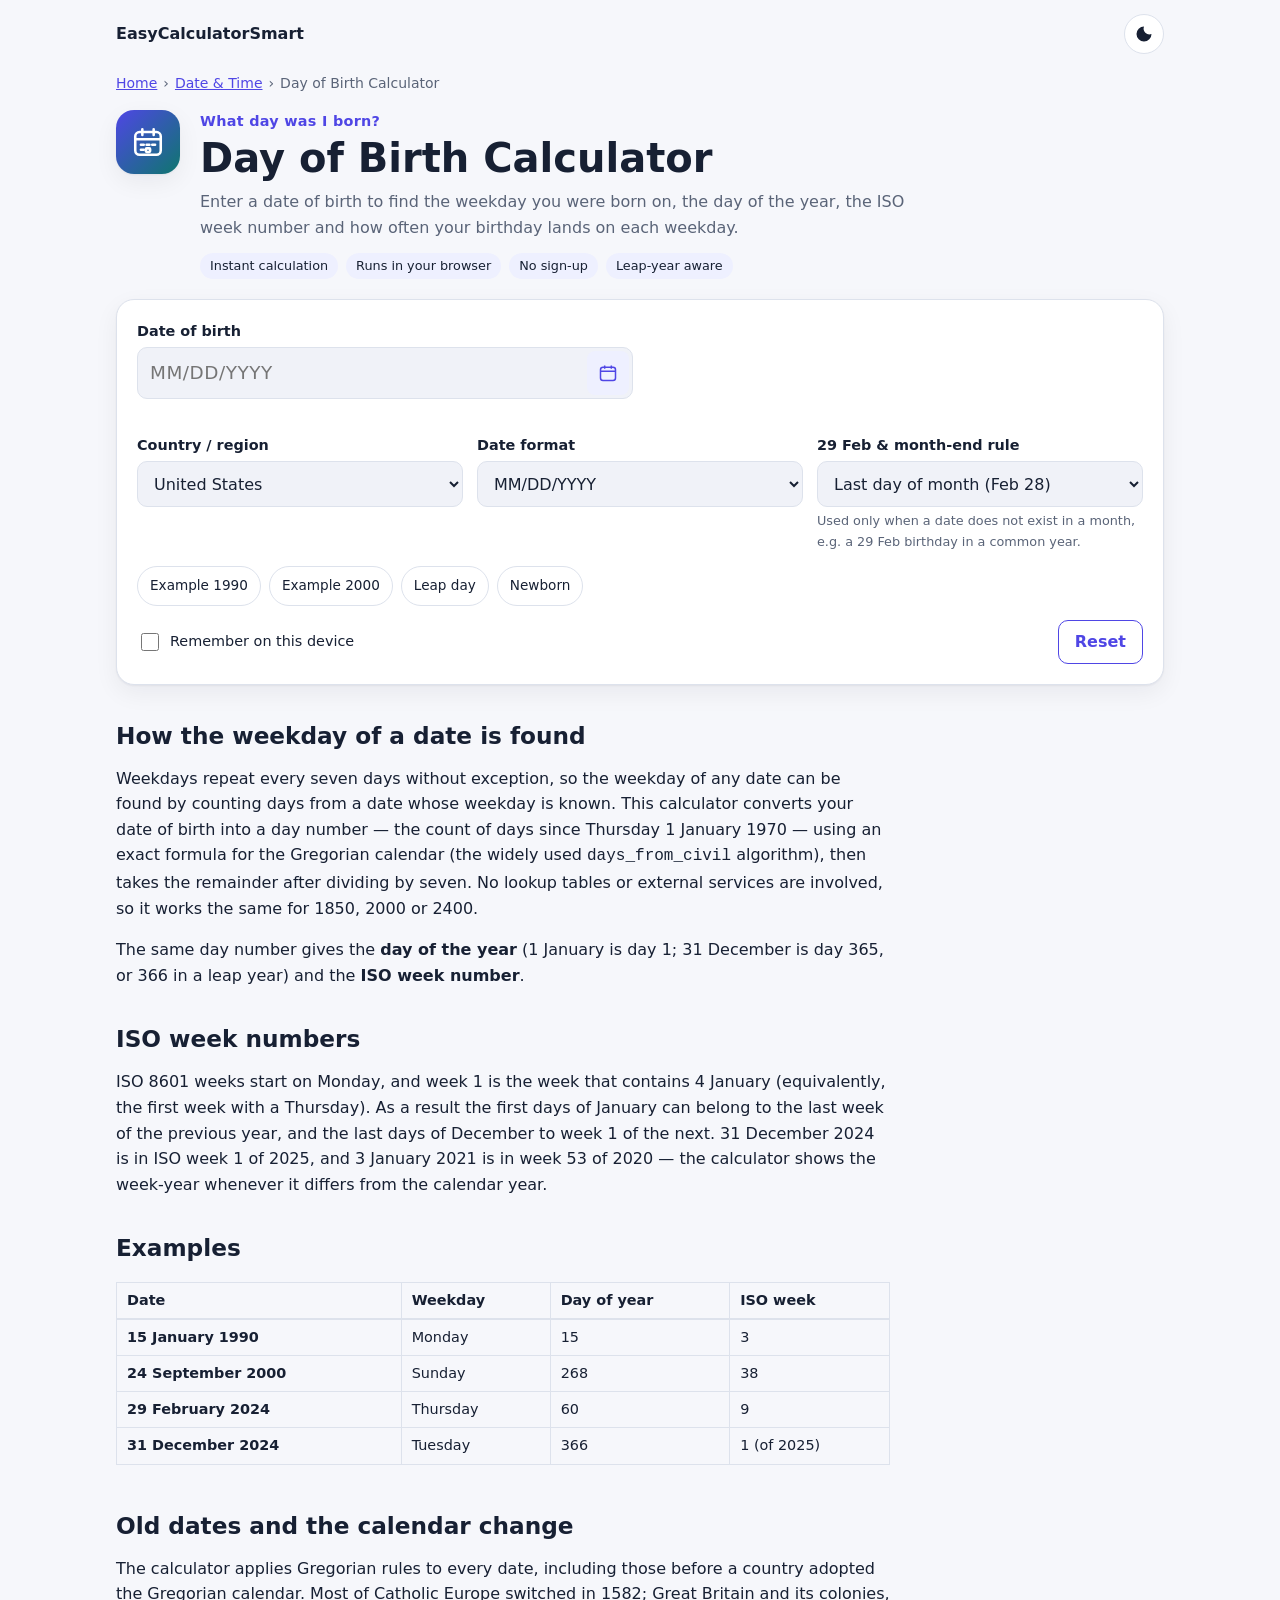
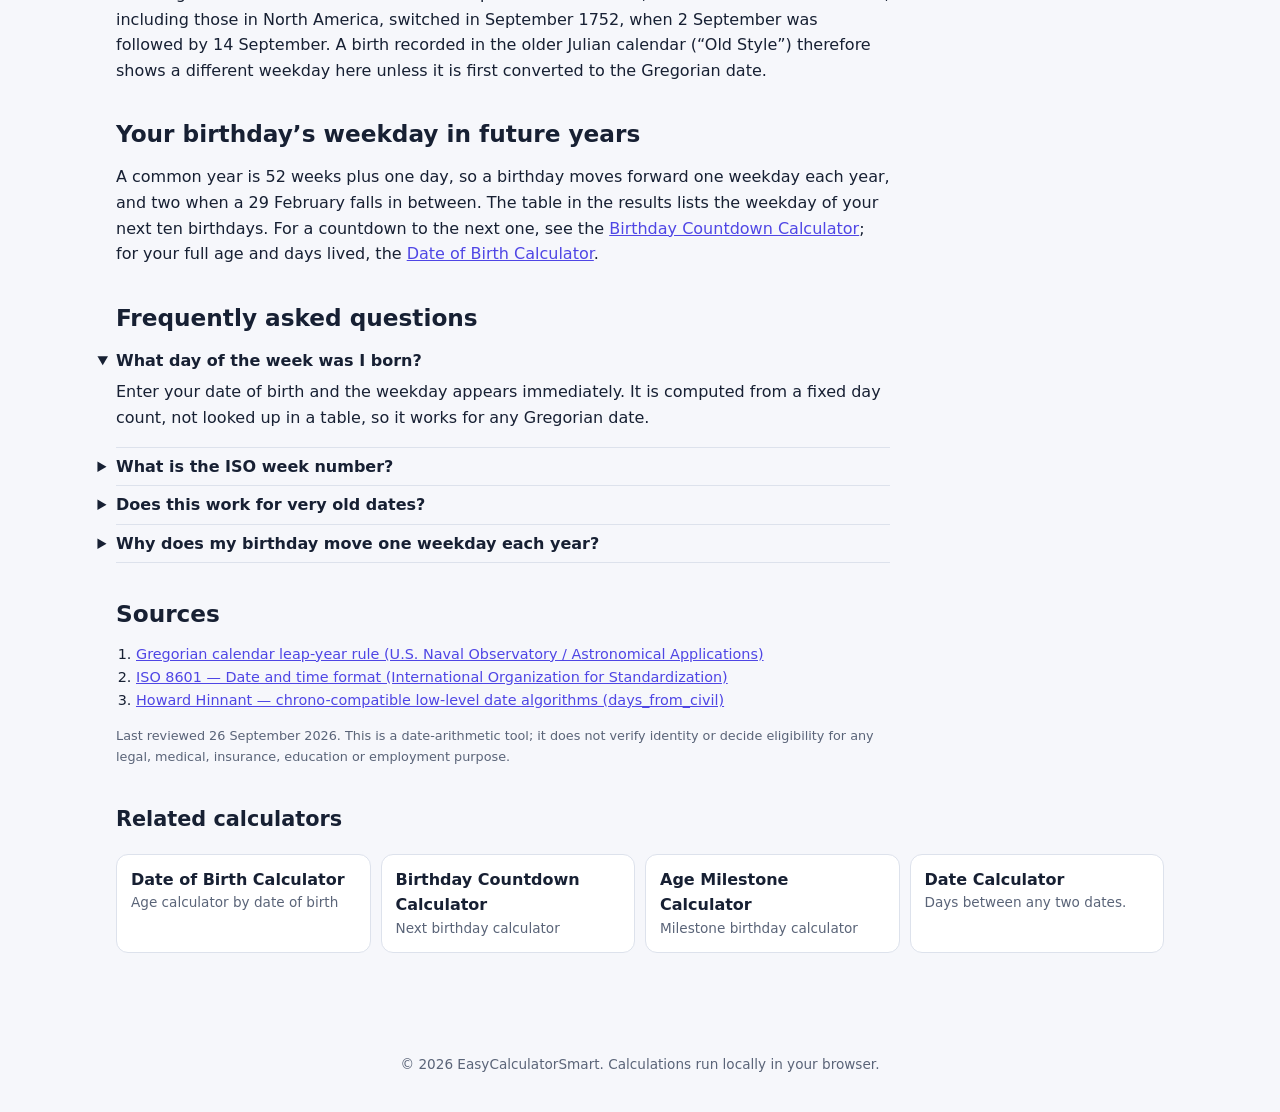
<file: public/day-of-birth-calculator/index.html>
<!doctype html>
<html lang="en">
<head>
<meta charset="utf-8">
<meta name="viewport" content="width=device-width, initial-scale=1">
<title>Day of Birth Calculator — What Day of the Week Was I Born?</title>
<meta name="description" content="Find the day of the week you were born, plus the day of the year, ISO week number and whether it was a leap year. Works for any date from year 1 to 9999.">
<link rel="canonical" href="https://easycalculatorsmart.com/day-of-birth-calculator/">
<meta name="robots" content="index, follow, max-image-preview:large">
<meta name="referrer" content="strict-origin-when-cross-origin">
<meta property="og:type" content="website">
<meta property="og:title" content="Day of Birth Calculator — What Day of the Week Was I Born?">
<meta property="og:description" content="Find the day of the week you were born, plus the day of the year, ISO week number and whether it was a leap year. Works for any date from year 1 to 9999.">
<meta property="og:url" content="https://easycalculatorsmart.com/day-of-birth-calculator/">
<meta property="og:site_name" content="EasyCalculatorSmart">
<meta name="twitter:card" content="summary">
<meta name="color-scheme" content="light dark">
<script>try{var t=localStorage.getItem('ecs-theme');if(t)document.documentElement.setAttribute('data-theme',t);}catch(e){}</script>
<link rel="stylesheet" href="/assets/css/age-dob.css?v=2026.09.26">
<script type="application/ld+json">{"@context":"https://schema.org","@graph":[{"@type":"WebPage","@id":"https://easycalculatorsmart.com/day-of-birth-calculator/#webpage","url":"https://easycalculatorsmart.com/day-of-birth-calculator/","name":"Day of Birth Calculator — What Day of the Week Was I Born?","description":"Find the day of the week you were born, plus the day of the year, ISO week number and whether it was a leap year. Works for any date from year 1 to 9999.","dateModified":"2026-09-26","inLanguage":"en","isPartOf":{"@type":"WebSite","name":"EasyCalculatorSmart","url":"https://easycalculatorsmart.com/"}},{"@type":"SoftwareApplication","name":"Day of Birth Calculator","url":"https://easycalculatorsmart.com/day-of-birth-calculator/","applicationCategory":"UtilitiesApplication","operatingSystem":"Any (web browser)","offers":{"@type":"Offer","price":"0","priceCurrency":"USD"},"description":"Find the day of the week you were born, plus the day of the year, ISO week number and whether it was a leap year. Works for any date from year 1 to 9999."},{"@type":"BreadcrumbList","itemListElement":[{"@type":"ListItem","position":1,"name":"Home","item":"https://easycalculatorsmart.com/"},{"@type":"ListItem","position":2,"name":"Date \u0026 Time Calculators","item":"https://easycalculatorsmart.com/date-of-birth-calculator/"},{"@type":"ListItem","position":3,"name":"Day of Birth Calculator","item":"https://easycalculatorsmart.com/day-of-birth-calculator/"}]},{"@type":"FAQPage","mainEntity":[{"@type":"Question","name":"What day of the week was I born?","acceptedAnswer":{"@type":"Answer","text":"Enter your date of birth and the weekday appears immediately. It is computed from a fixed day count, not looked up in a table, so it works for any Gregorian date."}},{"@type":"Question","name":"What is the ISO week number?","acceptedAnswer":{"@type":"Answer","text":"ISO 8601 numbers weeks from Monday, and week 1 is the week containing 4 January. That is why 31 December can be in week 1 of the next year."}},{"@type":"Question","name":"Does this work for very old dates?","acceptedAnswer":{"@type":"Answer","text":"The tool uses the Gregorian calendar for every date (the “proleptic” Gregorian calendar). Countries switched from the Julian calendar at different times — Britain and its colonies in 1752 — so historic records written in the Julian calendar can show a different weekday."}},{"@type":"Question","name":"Why does my birthday move one weekday each year?","acceptedAnswer":{"@type":"Answer","text":"A common year is 52 weeks and 1 day, so a birthday moves forward one weekday; after a 29 February it moves two."}}]}]}</script>
</head>
<body class="adob-body">
<a class="adob-skip" href="#adob-calc">Skip to calculator</a>
<header class="adob-topbar">
  <a class="adob-brand" href="/">EasyCalculatorSmart</a>
  <button type="button" class="adob-theme" data-adob-theme aria-label="Toggle dark or light theme">
    <svg viewBox="0 0 24 24" aria-hidden="true"><path d="M12 3a9 9 0 1 0 9 9 7 7 0 0 1-9-9z"/></svg>
  </button>
</header>

<main class="adob" data-mode="weekday">
  <nav class="adob-crumbs" aria-label="Breadcrumb">
    <ol>
      <li><a href="/">Home</a></li>
      <li><a href="/date-of-birth-calculator/">Date &amp; Time</a></li>
      <li aria-current="page">Day of Birth Calculator</li>
    </ol>
  </nav>

  <section class="adob-hero">
    <div class="adob-hero-icon" aria-hidden="true">
      <svg viewBox="0 0 24 24"><rect x="3" y="5" width="18" height="16" rx="3"/><path d="M3 10h18M8 3v4M16 3v4"/><path d="M7 14h2M11 14h2M15 14h2M7 17.5h2"/><rect x="10.5" y="16.5" width="3" height="2.5" rx=".6"/></svg>
    </div>
    <div>
      <p class="adob-kicker">What day was I born?</p>
      <h1>Day of Birth Calculator</h1>
      <p class="adob-lead">Enter a date of birth to find the weekday you were born on, the day of the year, the ISO week number and how often your birthday lands on each weekday.</p>
      <ul class="adob-badges" aria-label="Page features">
        <li>Instant calculation</li><li>Runs in your browser</li><li>No sign-up</li><li>Leap-year aware</li>
      </ul>
    </div>
  </section>

  <section class="adob-calc" id="adob-calc" aria-labelledby="adob-calc-h">
  <h2 id="adob-calc-h" class="adob-sr">Calculator</h2>
  <form class="adob-form" data-adob-form novalidate autocomplete="off">
    <div class="adob-row adob-row--dates">
      <div class="adob-field adob-date" data-adob-date="dob">
        <label for="adob-dob">Date of birth</label>
        <div class="adob-date-wrap">
          <input id="adob-dob" type="text" inputmode="numeric" data-adob-text aria-describedby="adob-dob-echo" required>
          <span class="adob-picker">
            <input type="date" data-adob-picker min="0001-01-01" max="9999-12-31" aria-label="Pick date of birth from calendar" tabindex="-1">
            <svg viewBox="0 0 24 24" aria-hidden="true"><rect x="3" y="5" width="18" height="16" rx="3"/><path d="M3 10h18M8 3v4M16 3v4"/></svg>
          </span>
        </div>
        <output id="adob-dob-echo" class="adob-echo" data-adob-echo aria-live="polite"></output>
      </div>

          </div>

    <div class="adob-row adob-row--settings">
      <div class="adob-field">
        <label for="adob-country">Country / region</label>
        <select id="adob-country" data-adob-country>
                    <option value="us" selected>United States</option>
                    <option value="uk">United Kingdom</option>
                    <option value="ca">Canada</option>
                    <option value="in">India</option>
                    <option value="au">Australia</option>
                    <option value="nz">New Zealand</option>
                    <option value="intl">Other / ISO</option>
                  </select>
      </div>
      <div class="adob-field">
        <label for="adob-format">Date format</label>
        <select id="adob-format" data-adob-format>
                    <option value="MDY" selected>MM/DD/YYYY</option>
                    <option value="DMY">DD/MM/YYYY</option>
                    <option value="YMD">YYYY-MM-DD</option>
                  </select>
      </div>
      <div class="adob-field">
        <label for="adob-rule">29 Feb &amp; month-end rule</label>
        <select id="adob-rule" data-adob-rule aria-describedby="adob-rule-help">
          <option value="clamp" selected>Last day of month (Feb 28)</option>
          <option value="rollover">Next day (Mar 1)</option>
        </select>
        <small id="adob-rule-help">Used only when a date does not exist in a month, e.g. a 29 Feb birthday in a common year.</small>
      </div>
    </div>

        <div class="adob-presets" role="group" aria-label="Examples">
            <button type="button" class="adob-chip" data-adob-preset="ex-1990">Example 1990</button>
            <button type="button" class="adob-chip" data-adob-preset="ex-2000">Example 2000</button>
            <button type="button" class="adob-chip" data-adob-preset="leap">Leap day</button>
            <button type="button" class="adob-chip" data-adob-preset="newborn">Newborn</button>
          </div>
    
    
    
    <div class="adob-actions-row">
      <label class="adob-check"><input type="checkbox" data-adob-remember> Remember on this device</label>
      <button type="button" class="adob-btn adob-btn--ghost" data-adob-reset>Reset</button>
    </div>
  </form>

  <div class="adob-error" role="alert" data-adob-error hidden></div>
  <div class="adob-sr" aria-live="polite" data-adob-announce></div>

  <div class="adob-results" data-adob-results hidden>
    
    
    
        <div class="adob-born">
      <ol class="adob-week" data-r="week" aria-label="Weekday of birth"></ol>
      <dl class="adob-facts" data-r="born"></dl>
    </div>
    
        <div class="adob-table-wrap"><table class="adob-table" data-r="weekdayTable"><caption>The weekday of your next 10 birthdays</caption></table></div>
    
    
    
    <details class="adob-work">
      <summary>How was this calculated?</summary>
      <ol data-r="work"></ol>
    </details>

    <div class="adob-share">
      <label class="adob-check"><input type="checkbox" data-adob-share-dob> Include date of birth when copying or sharing</label>
      <div class="adob-share-btns">
        <button type="button" class="adob-btn" data-adob-copy>Copy result</button>
        <button type="button" class="adob-btn" data-adob-share>Share</button>
        <button type="button" class="adob-btn" data-adob-print>Print</button>
      </div>
    </div>
  </div>
</section>

  <article class="adob-article">
    <section aria-labelledby="d-how">
  <h2 id="d-how">How the weekday of a date is found</h2>
  <p>Weekdays repeat every seven days without exception, so the weekday of any date can be found by counting days from a date whose weekday is known. This calculator converts your date of birth into a day number — the count of days since Thursday 1 January 1970 — using an exact formula for the Gregorian calendar (the widely used <code>days_from_civil</code> algorithm), then takes the remainder after dividing by seven. No lookup tables or external services are involved, so it works the same for 1850, 2000 or 2400.</p>
  <p>The same day number gives the <strong>day of the year</strong> (1 January is day 1; 31 December is day 365, or 366 in a leap year) and the <strong>ISO week number</strong>.</p>
</section>

<section aria-labelledby="d-iso">
  <h2 id="d-iso">ISO week numbers</h2>
  <p>ISO 8601 weeks start on Monday, and week 1 is the week that contains 4 January (equivalently, the first week with a Thursday). As a result the first days of January can belong to the last week of the previous year, and the last days of December to week 1 of the next. 31 December 2024 is in ISO week 1 of 2025, and 3 January 2021 is in week 53 of 2020 — the calculator shows the week-year whenever it differs from the calendar year.</p>
</section>

<section aria-labelledby="d-ex">
  <h2 id="d-ex">Examples</h2>
  <div class="adob-scroll">
  <table>
    <caption class="adob-sr">Example dates and their weekdays</caption>
    <thead><tr><th scope="col">Date</th><th scope="col">Weekday</th><th scope="col">Day of year</th><th scope="col">ISO week</th></tr></thead>
    <tbody>
      <tr><th scope="row">15 January 1990</th><td>Monday</td><td>15</td><td>3</td></tr>
      <tr><th scope="row">24 September 2000</th><td>Sunday</td><td>268</td><td>38</td></tr>
      <tr><th scope="row">29 February 2024</th><td>Thursday</td><td>60</td><td>9</td></tr>
      <tr><th scope="row">31 December 2024</th><td>Tuesday</td><td>366</td><td>1 (of 2025)</td></tr>
    </tbody>
  </table>
  </div>
</section>

<section aria-labelledby="d-cal">
  <h2 id="d-cal">Old dates and the calendar change</h2>
  <p>The calculator applies Gregorian rules to every date, including those before a country adopted the Gregorian calendar. Most of Catholic Europe switched in 1582; Great Britain and its colonies, including those in North America, switched in September 1752, when 2 September was followed by 14 September. A birth recorded in the older Julian calendar (“Old Style”) therefore shows a different weekday here unless it is first converted to the Gregorian date.</p>
</section>

<section aria-labelledby="d-next">
  <h2 id="d-next">Your birthday’s weekday in future years</h2>
  <p>A common year is 52 weeks plus one day, so a birthday moves forward one weekday each year, and two when a 29 February falls in between. The table in the results lists the weekday of your next ten birthdays. For a countdown to the next one, see the <a href="/birthday-countdown-calculator/">Birthday Countdown Calculator</a>; for your full age and days lived, the <a href="/date-of-birth-calculator/">Date of Birth Calculator</a>.</p>
</section>

        <section class="adob-faq" aria-labelledby="adob-faq-h">
      <h2 id="adob-faq-h">Frequently asked questions</h2>
            <details open>
        <summary><h3>What day of the week was I born?</h3></summary>
        <p>Enter your date of birth and the weekday appears immediately. It is computed from a fixed day count, not looked up in a table, so it works for any Gregorian date.</p>
      </details>
            <details>
        <summary><h3>What is the ISO week number?</h3></summary>
        <p>ISO 8601 numbers weeks from Monday, and week 1 is the week containing 4 January. That is why 31 December can be in week 1 of the next year.</p>
      </details>
            <details>
        <summary><h3>Does this work for very old dates?</h3></summary>
        <p>The tool uses the Gregorian calendar for every date (the “proleptic” Gregorian calendar). Countries switched from the Julian calendar at different times — Britain and its colonies in 1752 — so historic records written in the Julian calendar can show a different weekday.</p>
      </details>
            <details>
        <summary><h3>Why does my birthday move one weekday each year?</h3></summary>
        <p>A common year is 52 weeks and 1 day, so a birthday moves forward one weekday; after a 29 February it moves two.</p>
      </details>
          </section>
    
    <section class="adob-sources" aria-labelledby="adob-src-h">
      <h2 id="adob-src-h">Sources</h2>
      <ol>
                <li><a href="https://aa.usno.navy.mil/faq/calendars" rel="noopener" target="_blank">Gregorian calendar leap-year rule (U.S. Naval Observatory / Astronomical Applications)</a></li>
                <li><a href="https://www.iso.org/iso-8601-date-and-time-format.html" rel="noopener" target="_blank">ISO 8601 — Date and time format (International Organization for Standardization)</a></li>
                <li><a href="https://howardhinnant.github.io/date_algorithms.html" rel="noopener" target="_blank">Howard Hinnant — chrono-compatible low-level date algorithms (days_from_civil)</a></li>
              </ol>
      <p class="adob-muted">Last reviewed 26 September 2026. This is a date-arithmetic tool; it does not verify identity or decide eligibility for any legal, medical, insurance, education or employment purpose.</p>
    </section>
  </article>

  <aside class="adob-related" aria-labelledby="adob-rel-h">
    <h2 id="adob-rel-h">Related calculators</h2>
    <ul>
            <li><a href="/date-of-birth-calculator/"><strong>Date of Birth Calculator</strong><span>Age calculator by date of birth</span></a></li>
            <li><a href="/birthday-countdown-calculator/"><strong>Birthday Countdown Calculator</strong><span>Next birthday calculator</span></a></li>
            <li><a href="/age-milestone-calculator/"><strong>Age Milestone Calculator</strong><span>Milestone birthday calculator</span></a></li>
            <li><a href="/date-calculator/"><strong>Date Calculator</strong><span>Days between any two dates.</span></a></li>
          </ul>
  </aside>
</main>

<footer class="adob-footer">
  <p>&copy; 2026 EasyCalculatorSmart. Calculations run locally in your browser.</p>
</footer>

<script type="application/json" id="adob-config">{"defaultCountry":"us","defaultRule":"clamp","milestoneAges":[18,21,25,30,40,50,60,65,70,80,90,100],"dayMilestones":[1000,5000,10000,15000,20000,25000,30000],"weekdayStart":1,"countries":{"us":{"locale":"en-US","label":"United States","format":"MDY","monthFirst":true,"asOf":"Age as of","example":"09/24/2000"},"uk":{"locale":"en-GB","label":"United Kingdom","format":"DMY","monthFirst":false,"asOf":"Age on","example":"24/09/2000"},"ca":{"locale":"en-CA","label":"Canada","format":"YMD","monthFirst":true,"asOf":"Age as of","example":"2000-09-24"},"in":{"locale":"en-IN","label":"India","format":"DMY","monthFirst":false,"asOf":"Age as on","example":"24/09/2000"},"au":{"locale":"en-AU","label":"Australia","format":"DMY","monthFirst":false,"asOf":"Age as at","example":"24/09/2000"},"nz":{"locale":"en-NZ","label":"New Zealand","format":"DMY","monthFirst":false,"asOf":"Age as at","example":"24/09/2000"},"intl":{"locale":"en-US","label":"Other / ISO","format":"YMD","monthFirst":false,"asOf":"Age as of","example":"2000-09-24"}},"formats":{"MDY":{"label":"MM/DD/YYYY","placeholder":"MM/DD/YYYY"},"DMY":{"label":"DD/MM/YYYY","placeholder":"DD/MM/YYYY"},"YMD":{"label":"YYYY-MM-DD","placeholder":"YYYY-MM-DD"}},"presets":[{"id":"today","label":"Today","target":"today"},{"id":"yesterday","label":"Yesterday","target":"yesterday"},{"id":"tomorrow","label":"Tomorrow","target":"tomorrow"},{"id":"bday-year","label":"Birthday this year","target":"birthday-this-year"},{"id":"next-bday","label":"Next birthday","target":"next-birthday"},{"id":"ex-1990","label":"Example 1990","dob":"1990-01-15","target":"today"},{"id":"ex-2000","label":"Example 2000","dob":"2000-09-24","target":"today"},{"id":"leap","label":"Leap day","dob":"2004-02-29","target":"today"},{"id":"newborn","label":"Newborn","dob":"today-10d","target":"today"},{"id":"past","label":"Past date","target":"2020-01-01"},{"id":"future","label":"Future date","target":"today+5y"}],"labels":{"exactAge":"Exact age","years":"years","year":"year","months":"months","month":"month","days":"days","day":"day","weeks":"weeks","week":"week","hours":"hours","minutes":"minutes","seconds":"seconds","totalMonths":"Total months","totalWeeks":"Total weeks","totalDays":"Total days","totalHours":"Total hours","totalMinutes":"Total minutes","totalSeconds":"Total seconds","bornOn":"Born on","nextBirthday":"Next birthday","turning":"Turning","daysUntil":"Days until birthday","nextMilestone":"Next milestone","errInvalid":"Enter a real calendar date in the selected format (four-digit year).","errBefore":"The “as of” date is before the date of birth. Choose a later date.","errTime":"Enter times as HH:MM or HH:MM:SS (24-hour).","dateOnlyNote":"No birth time entered: hours, minutes and seconds count whole days from midnight to midnight.","timeNote":"Birth time included: totals are the real elapsed time between the two moments, including daylight-saving changes in the chosen time zones.","copied":"Result copied to clipboard."},"timeZones":["UTC","America/New_York","America/Chicago","America/Denver","America/Los_Angeles","America/Anchorage","Pacific/Honolulu","America/Toronto","America/Vancouver","America/Halifax","America/St_Johns","Europe/London","Europe/Dublin","Europe/Paris","Asia/Kolkata","Asia/Dubai","Asia/Singapore","Asia/Tokyo","Australia/Sydney","Australia/Perth","Pacific/Auckland"],"storageKey":"ecs-agedob-v1"}</script>
<script src="/assets/js/lib/age-dob.js?v=2026.09.26" defer></script>
<script src="/assets/js/age-dob-ui.js?v=2026.09.26" defer></script>
</body>
</html>
</file>
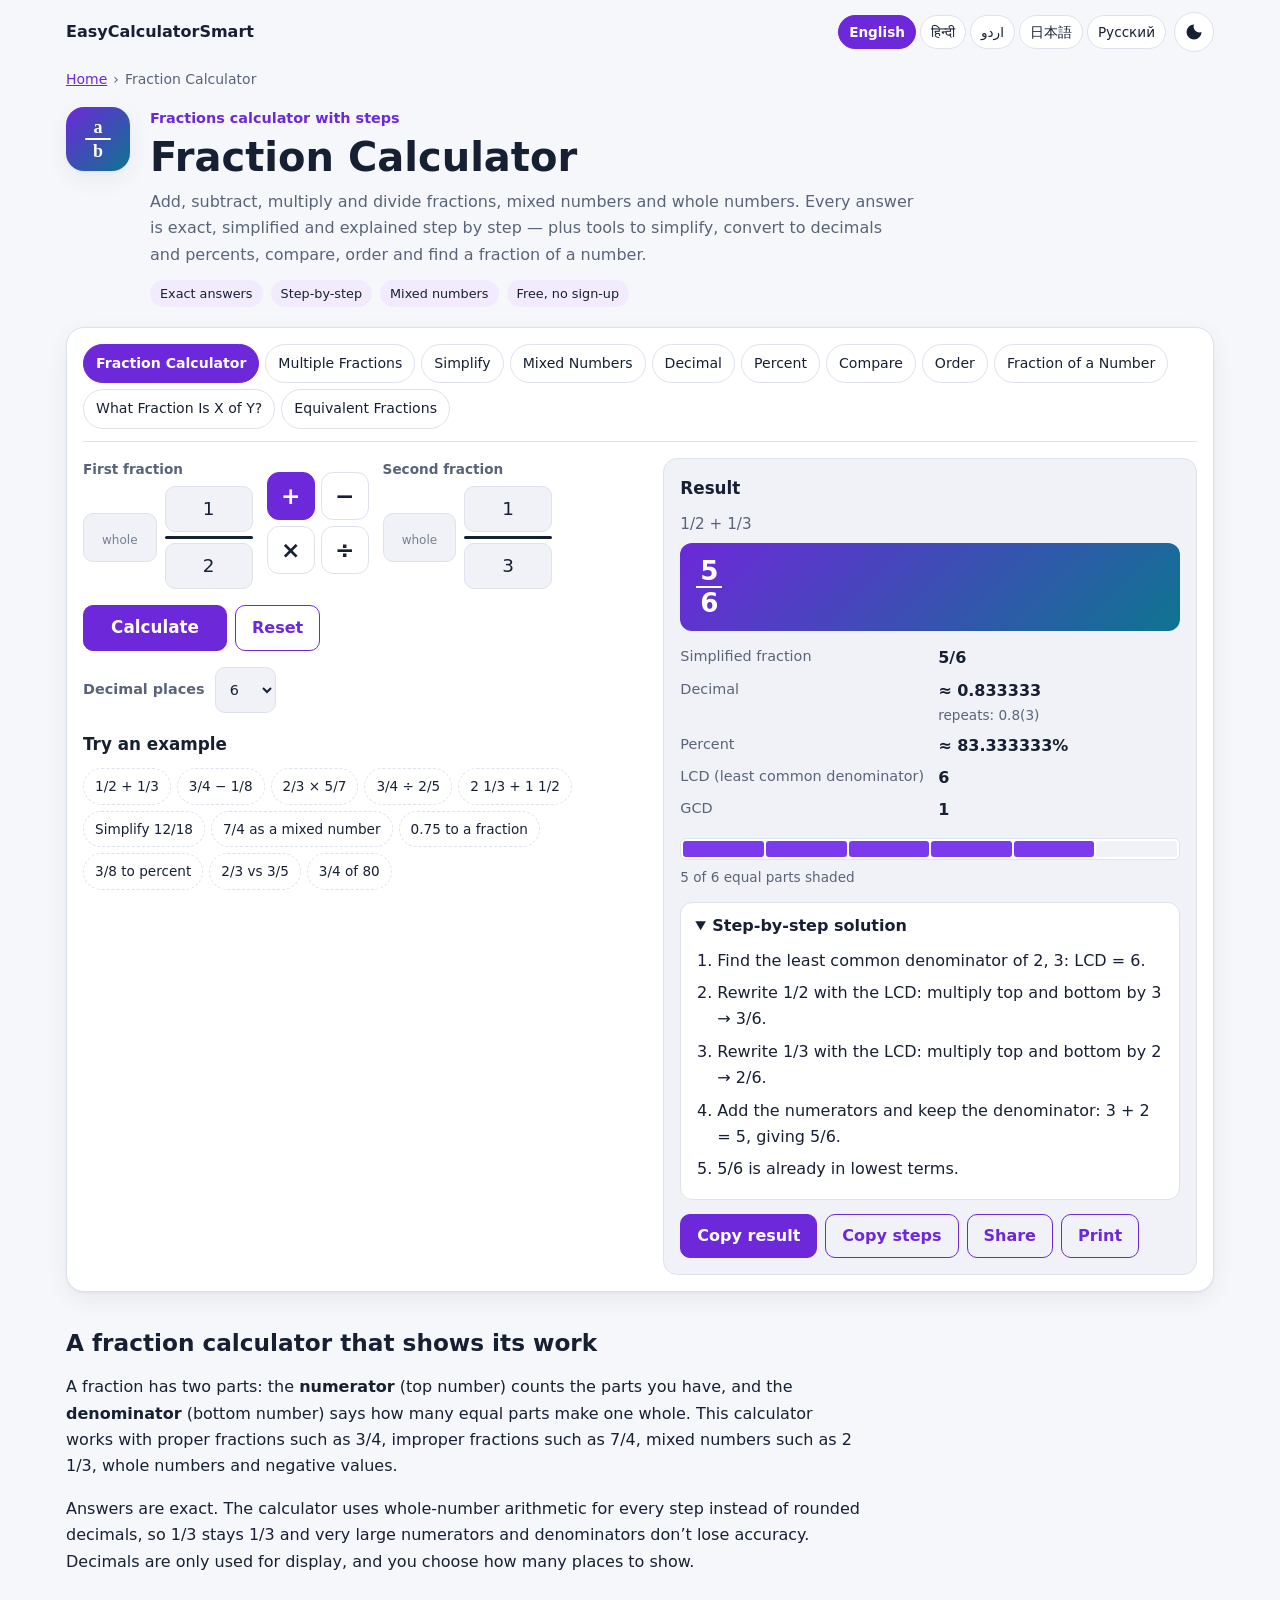
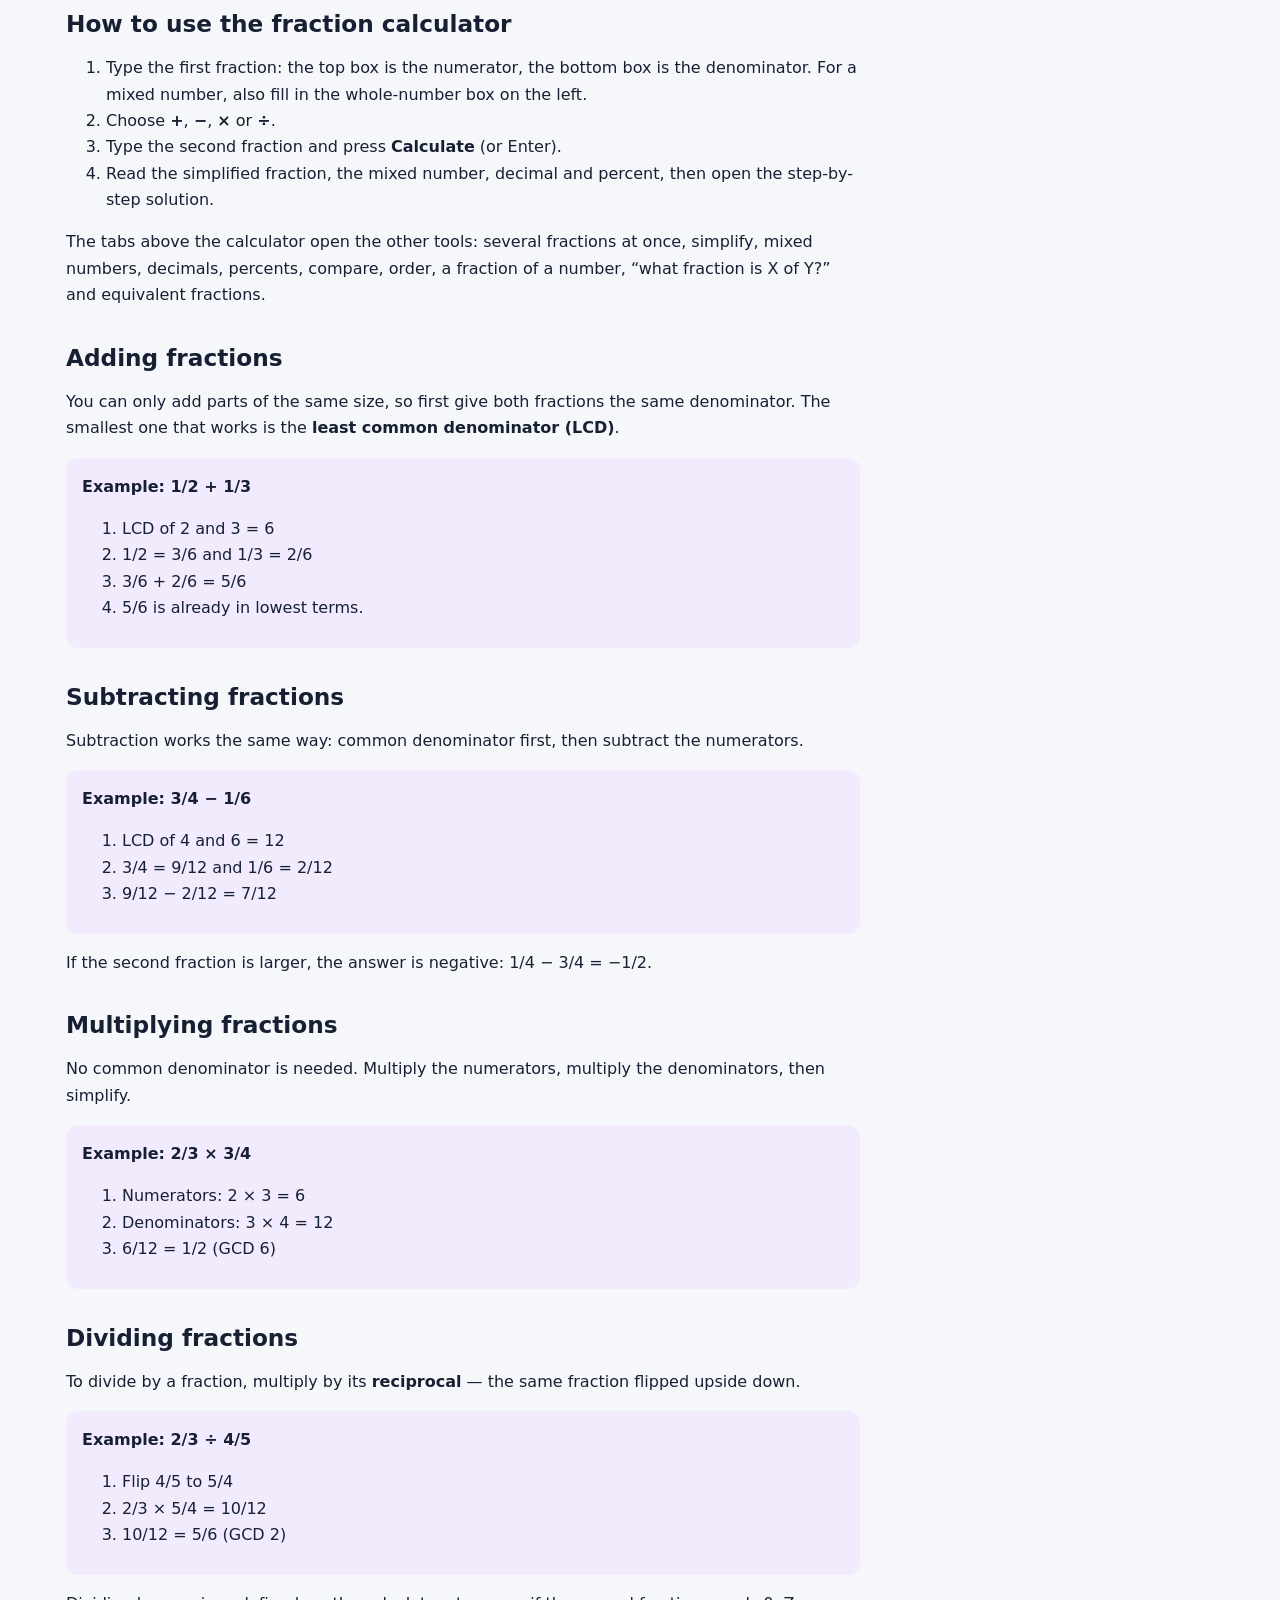
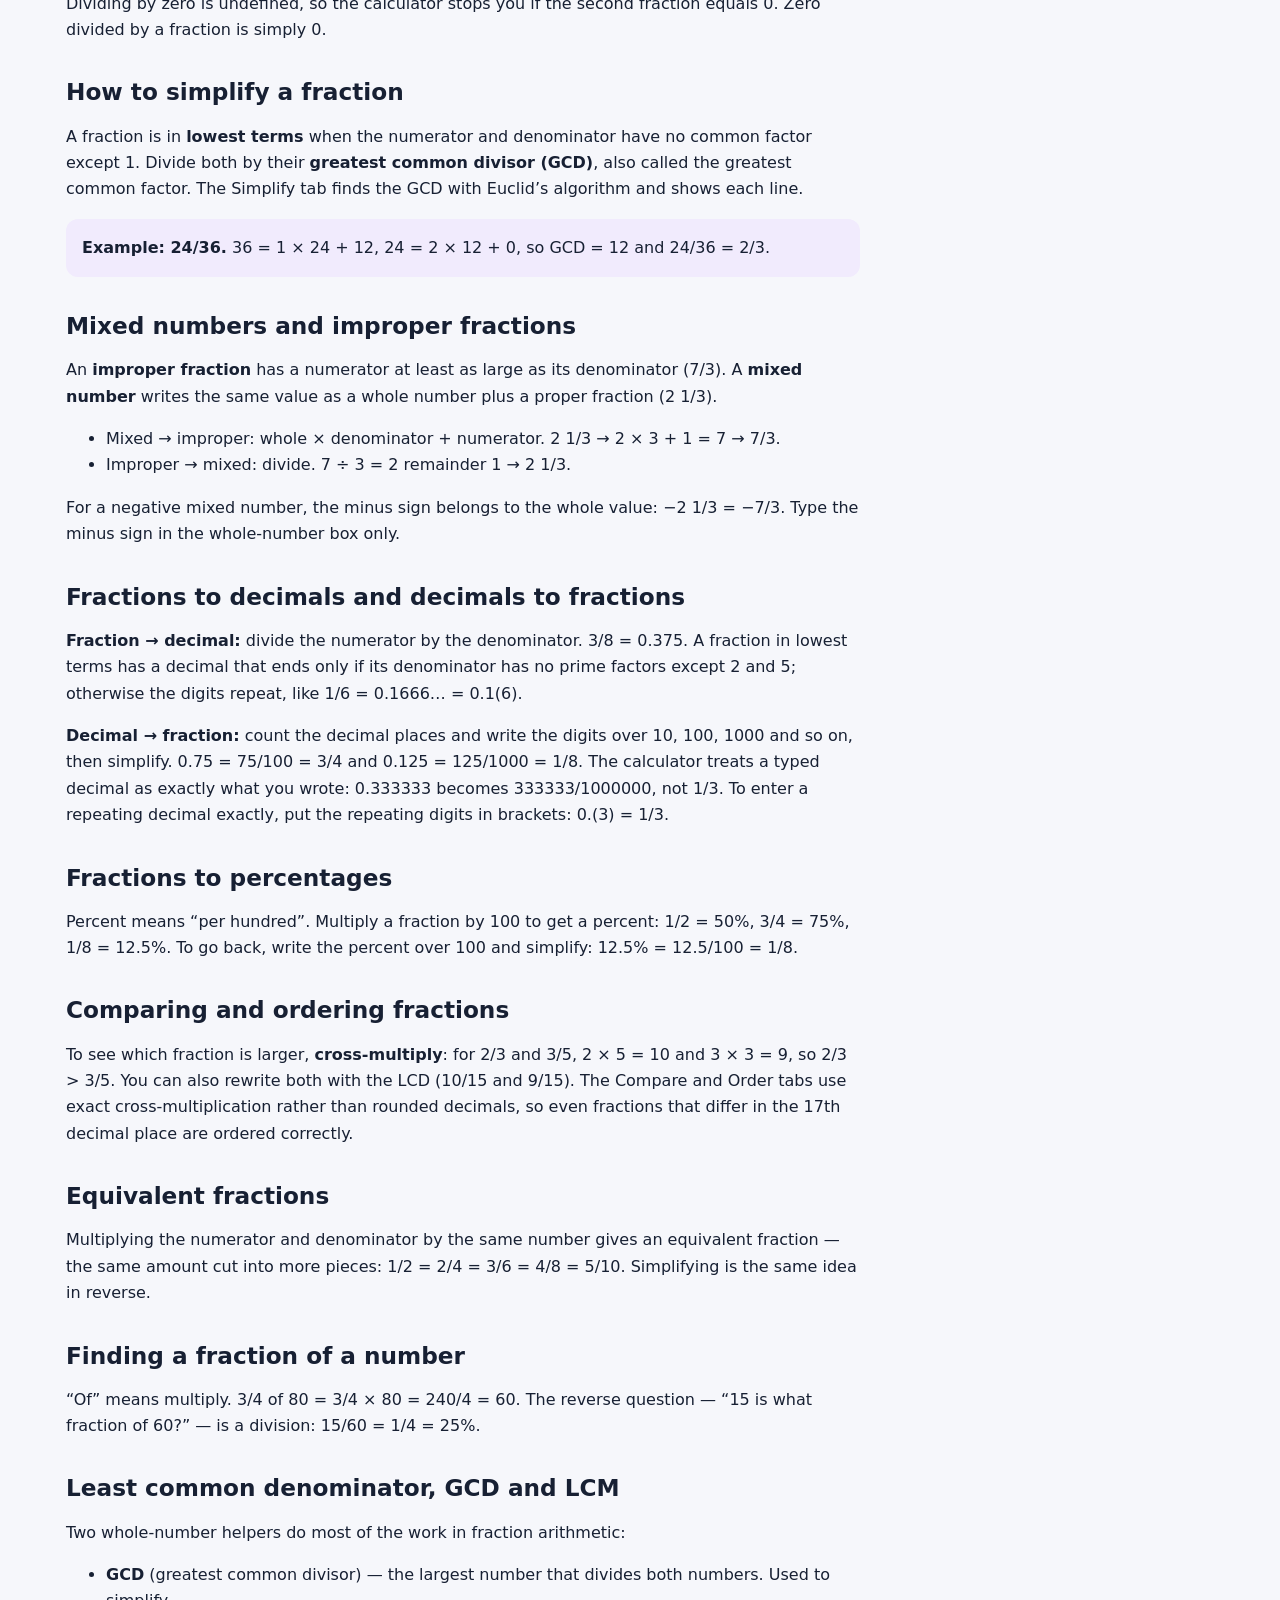
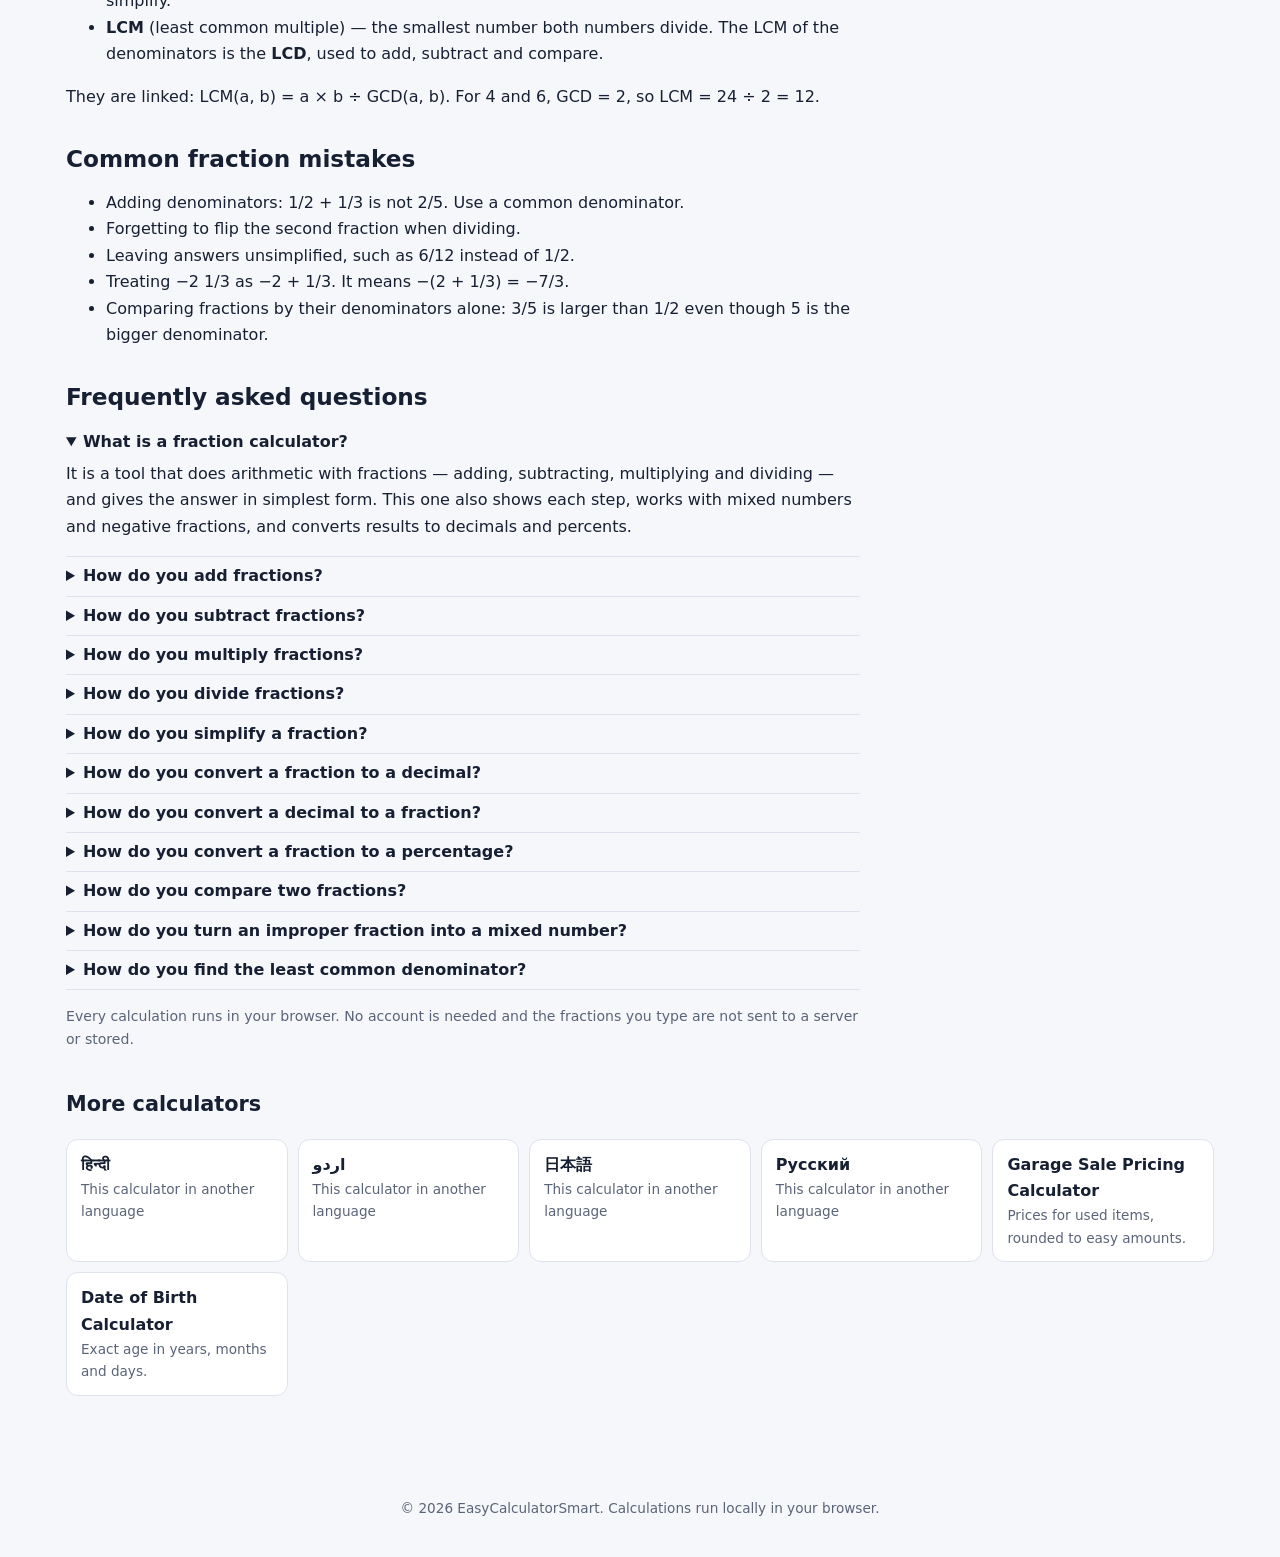
<file: public/fraction-calculator/index.html>
<!doctype html>
<html lang="en" dir="ltr">
<head>
<meta charset="utf-8">
<meta name="viewport" content="width=device-width, initial-scale=1">
<title>Fraction Calculator With Steps — Add, Subtract, Multiply &amp; Divide</title>
<meta name="description" content="Free fraction calculator with steps: add, subtract, multiply and divide fractions and mixed numbers, simplify, convert fractions to decimals and percents, compare and order fractions.">
<link rel="canonical" href="https://easycalculatorsmart.com/fraction-calculator/">
<link rel="alternate" hreflang="en" href="https://easycalculatorsmart.com/fraction-calculator/">
<link rel="alternate" hreflang="hi" href="https://easycalculatorsmart.com/hi/fraction-calculator/">
<link rel="alternate" hreflang="ur" href="https://easycalculatorsmart.com/ur/fraction-calculator/">
<link rel="alternate" hreflang="ja" href="https://easycalculatorsmart.com/ja/fraction-calculator/">
<link rel="alternate" hreflang="ru" href="https://easycalculatorsmart.com/ru/fraction-calculator/">
<link rel="alternate" hreflang="x-default" href="https://easycalculatorsmart.com/fraction-calculator/">
<meta name="robots" content="index, follow, max-image-preview:large">
<meta name="referrer" content="strict-origin-when-cross-origin">
<meta property="og:type" content="website">
<meta property="og:locale" content="en_US">
<meta property="og:title" content="Fraction Calculator With Steps — Add, Subtract, Multiply &amp; Divide">
<meta property="og:description" content="Free fraction calculator with steps: add, subtract, multiply and divide fractions and mixed numbers, simplify, convert fractions to decimals and percents, compare and order fractions.">
<meta property="og:url" content="https://easycalculatorsmart.com/fraction-calculator/">
<meta property="og:site_name" content="EasyCalculatorSmart">
<meta name="twitter:card" content="summary">
<meta name="color-scheme" content="light dark">
<script>try{var t=localStorage.getItem('ecs-theme');if(t)document.documentElement.setAttribute('data-theme',t);}catch(e){}</script>
<link rel="stylesheet" href="/assets/css/fraction.css?v=2026.10.01">
<script type="application/ld+json">{"@context":"https://schema.org","@graph":[{"@type":"WebPage","@id":"https://easycalculatorsmart.com/fraction-calculator/#webpage","url":"https://easycalculatorsmart.com/fraction-calculator/","name":"Fraction Calculator With Steps — Add, Subtract, Multiply \u0026 Divide","description":"Free fraction calculator with steps: add, subtract, multiply and divide fractions and mixed numbers, simplify, convert fractions to decimals and percents, compare and order fractions.","dateModified":"2026-10-01","inLanguage":"en","isPartOf":{"@type":"WebSite","name":"EasyCalculatorSmart","url":"https://easycalculatorsmart.com/"}},{"@type":"WebApplication","name":"Fraction Calculator","url":"https://easycalculatorsmart.com/fraction-calculator/","applicationCategory":"EducationalApplication","operatingSystem":"Any (web browser)","browserRequirements":"Requires JavaScript","offers":{"@type":"Offer","price":"0","priceCurrency":"USD"},"description":"Free fraction calculator with steps: add, subtract, multiply and divide fractions and mixed numbers, simplify, convert fractions to decimals and percents, compare and order fractions.","inLanguage":"en"},{"@type":"BreadcrumbList","itemListElement":[{"@type":"ListItem","position":1,"name":"Home","item":"https://easycalculatorsmart.com/"},{"@type":"ListItem","position":2,"name":"Fraction Calculator","item":"https://easycalculatorsmart.com/fraction-calculator/"}]},{"@type":"FAQPage","mainEntity":[{"@type":"Question","name":"What is a fraction calculator?","acceptedAnswer":{"@type":"Answer","text":"It is a tool that does arithmetic with fractions — adding, subtracting, multiplying and dividing — and gives the answer in simplest form. This one also shows each step, works with mixed numbers and negative fractions, and converts results to decimals and percents."}},{"@type":"Question","name":"How do you add fractions?","acceptedAnswer":{"@type":"Answer","text":"Give the fractions a common denominator, add the numerators, keep the denominator and simplify. For 1/2 + 1/3 the least common denominator is 6, so 3/6 + 2/6 = 5/6."}},{"@type":"Question","name":"How do you subtract fractions?","acceptedAnswer":{"@type":"Answer","text":"The same way as adding, but subtract the numerators: 3/4 − 1/6 uses the denominator 12, so 9/12 − 2/12 = 7/12."}},{"@type":"Question","name":"How do you multiply fractions?","acceptedAnswer":{"@type":"Answer","text":"Multiply the numerators together and the denominators together, then simplify: 2/3 × 3/4 = 6/12 = 1/2. No common denominator is needed."}},{"@type":"Question","name":"How do you divide fractions?","acceptedAnswer":{"@type":"Answer","text":"Flip the second fraction (use its reciprocal) and multiply: 2/3 ÷ 4/5 = 2/3 × 5/4 = 10/12 = 5/6. You cannot divide by a fraction equal to zero."}},{"@type":"Question","name":"How do you simplify a fraction?","acceptedAnswer":{"@type":"Answer","text":"Divide the numerator and denominator by their greatest common divisor (GCD). For 24/36 the GCD is 12, so 24/36 = 2/3."}},{"@type":"Question","name":"How do you convert a fraction to a decimal?","acceptedAnswer":{"@type":"Answer","text":"Divide the numerator by the denominator: 3/8 = 0.375. If the denominator has a prime factor other than 2 or 5, the decimal repeats, like 1/3 = 0.333…"}},{"@type":"Question","name":"How do you convert a decimal to a fraction?","acceptedAnswer":{"@type":"Answer","text":"Write the digits over 10, 100, 1000 … according to the number of decimal places, then simplify: 0.75 = 75/100 = 3/4."}},{"@type":"Question","name":"How do you convert a fraction to a percentage?","acceptedAnswer":{"@type":"Answer","text":"Multiply the fraction by 100: 3/4 × 100 = 75%, and 1/8 × 100 = 12.5%."}},{"@type":"Question","name":"How do you compare two fractions?","acceptedAnswer":{"@type":"Answer","text":"Cross-multiply. For 2/3 and 3/5: 2 × 5 = 10 and 3 × 3 = 9; 10 is larger, so 2/3 \u003E 3/5. This avoids rounding errors from decimals."}},{"@type":"Question","name":"How do you turn an improper fraction into a mixed number?","acceptedAnswer":{"@type":"Answer","text":"Divide the numerator by the denominator. The quotient is the whole number and the remainder goes over the denominator: 7/3 = 2 remainder 1 = 2 1/3."}},{"@type":"Question","name":"How do you find the least common denominator?","acceptedAnswer":{"@type":"Answer","text":"The least common denominator is the least common multiple (LCM) of the denominators. For 4 and 6 the multiples of 6 are 6, 12, …; 12 is the first one 4 divides, so the LCD is 12."}}]}]}</script>
</head>
<body class="fr-body">
<a class="fr-skip" href="#fr-calc">Skip to calculator</a>
<header class="fr-topbar">
  <a class="fr-brand" href="/">EasyCalculatorSmart</a>
  <div class="fr-top-right">
    <nav class="fr-langs" aria-label="Language">
      <ul>
                <li><a href="/fraction-calculator/" hreflang="en" lang="en" aria-current="page">English</a></li>
                <li><a href="/hi/fraction-calculator/" hreflang="hi" lang="hi">हिन्दी</a></li>
                <li><a href="/ur/fraction-calculator/" hreflang="ur" lang="ur">اردو</a></li>
                <li><a href="/ja/fraction-calculator/" hreflang="ja" lang="ja">日本語</a></li>
                <li><a href="/ru/fraction-calculator/" hreflang="ru" lang="ru">Русский</a></li>
              </ul>
    </nav>
    <button type="button" class="fr-theme" data-fr-theme aria-label="Toggle dark or light theme">
      <svg viewBox="0 0 24 24" aria-hidden="true"><path d="M12 3a9 9 0 1 0 9 9 7 7 0 0 1-9-9z"/></svg>
    </button>
  </div>
</header>

<main class="fr">
  <nav class="fr-crumbs" aria-label="Breadcrumb">
    <ol>
      <li><a href="/">Home</a></li>
      <li aria-current="page">Fraction Calculator</li>
    </ol>
  </nav>

  <section class="fr-hero">
    <div class="fr-hero-icon" aria-hidden="true"><span>a</span><i></i><span>b</span></div>
    <div>
      <p class="fr-kicker">Fractions calculator with steps</p>
      <h1>Fraction Calculator</h1>
      <p class="fr-lead">Add, subtract, multiply and divide fractions, mixed numbers and whole numbers. Every answer is exact, simplified and explained step by step — plus tools to simplify, convert to decimals and percents, compare, order and find a fraction of a number.</p>
      <ul class="fr-badges">
        <li>Exact answers</li><li>Step-by-step</li><li>Mixed numbers</li><li>Free, no sign-up</li>      </ul>
    </div>
  </section>

  <section class="fr-calc" id="fr-calc" aria-labelledby="fr-calc-h">
  <h2 id="fr-calc-h" class="fr-sr">Calculator</h2>

  <div class="fr-tabs" role="tablist" aria-label="Calculator modes">
        <button type="button" role="tab" id="fr-tab-calc" aria-controls="fr-panel-calc" aria-selected="true" tabindex="0" data-fr-tab="calc">Fraction Calculator</button>
        <button type="button" role="tab" id="fr-tab-multi" aria-controls="fr-panel-multi" aria-selected="false" tabindex="-1" data-fr-tab="multi">Multiple Fractions</button>
        <button type="button" role="tab" id="fr-tab-simplify" aria-controls="fr-panel-simplify" aria-selected="false" tabindex="-1" data-fr-tab="simplify">Simplify</button>
        <button type="button" role="tab" id="fr-tab-mixed" aria-controls="fr-panel-mixed" aria-selected="false" tabindex="-1" data-fr-tab="mixed">Mixed Numbers</button>
        <button type="button" role="tab" id="fr-tab-decimal" aria-controls="fr-panel-decimal" aria-selected="false" tabindex="-1" data-fr-tab="decimal">Decimal</button>
        <button type="button" role="tab" id="fr-tab-percent" aria-controls="fr-panel-percent" aria-selected="false" tabindex="-1" data-fr-tab="percent">Percent</button>
        <button type="button" role="tab" id="fr-tab-compare" aria-controls="fr-panel-compare" aria-selected="false" tabindex="-1" data-fr-tab="compare">Compare</button>
        <button type="button" role="tab" id="fr-tab-order" aria-controls="fr-panel-order" aria-selected="false" tabindex="-1" data-fr-tab="order">Order</button>
        <button type="button" role="tab" id="fr-tab-of" aria-controls="fr-panel-of" aria-selected="false" tabindex="-1" data-fr-tab="of">Fraction of a Number</button>
        <button type="button" role="tab" id="fr-tab-what" aria-controls="fr-panel-what" aria-selected="false" tabindex="-1" data-fr-tab="what">What Fraction Is X of Y?</button>
        <button type="button" role="tab" id="fr-tab-equiv" aria-controls="fr-panel-equiv" aria-selected="false" tabindex="-1" data-fr-tab="equiv">Equivalent Fractions</button>
      </div>

  <div class="fr-grid">
    <div class="fr-panels">

      <form class="fr-panel" id="fr-panel-calc" role="tabpanel" aria-labelledby="fr-tab-calc" data-fr-panel="calc" novalidate>
        <div class="fr-eq">
              <fieldset class="fr-in" data-fr-frac="calc-a">
      <legend>First fraction</legend>
      <div class="fr-in-row" dir="ltr">
                <label class="fr-in-whole"><span class="fr-sr">First fraction — whole number</span>
          <input type="text" inputmode="numeric" autocomplete="off" data-part="w" placeholder="whole" value=""></label>
                <span class="fr-in-stack">
          <label><span class="fr-sr">First fraction — numerator</span>
            <input type="text" inputmode="numeric" autocomplete="off" data-part="n" placeholder="top" value="1"></label>
          <span class="fr-in-bar" aria-hidden="true"></span>
          <label><span class="fr-sr">First fraction — denominator</span>
            <input type="text" inputmode="numeric" autocomplete="off" data-part="d" placeholder="bottom" value="2"></label>
        </span>
      </div>
    </fieldset>
                  <div class="fr-ops" role="radiogroup" aria-label="Operation">
            <label class="fr-op"><input type="radio" name="fr-calc-op" value="+" checked><span aria-hidden="true">+</span><span class="fr-sr">add</span></label>
            <label class="fr-op"><input type="radio" name="fr-calc-op" value="-"><span aria-hidden="true">−</span><span class="fr-sr">subtract</span></label>
            <label class="fr-op"><input type="radio" name="fr-calc-op" value="*"><span aria-hidden="true">×</span><span class="fr-sr">multiply</span></label>
            <label class="fr-op"><input type="radio" name="fr-calc-op" value="/"><span aria-hidden="true">÷</span><span class="fr-sr">divide</span></label>
          </div>
                  <fieldset class="fr-in" data-fr-frac="calc-b">
      <legend>Second fraction</legend>
      <div class="fr-in-row" dir="ltr">
                <label class="fr-in-whole"><span class="fr-sr">Second fraction — whole number</span>
          <input type="text" inputmode="numeric" autocomplete="off" data-part="w" placeholder="whole" value=""></label>
                <span class="fr-in-stack">
          <label><span class="fr-sr">Second fraction — numerator</span>
            <input type="text" inputmode="numeric" autocomplete="off" data-part="n" placeholder="top" value="1"></label>
          <span class="fr-in-bar" aria-hidden="true"></span>
          <label><span class="fr-sr">Second fraction — denominator</span>
            <input type="text" inputmode="numeric" autocomplete="off" data-part="d" placeholder="bottom" value="3"></label>
        </span>
      </div>
    </fieldset>
            </div>
        <div class="fr-actions"><button type="submit" class="fr-btn fr-btn--go">Calculate</button><button type="button" class="fr-btn fr-btn--ghost" data-fr-reset>Reset</button></div>
      </form>

      <form class="fr-panel" id="fr-panel-multi" role="tabpanel" aria-labelledby="fr-tab-multi" data-fr-panel="multi" hidden novalidate>
        <p class="fr-hint">Add up to 10 fractions. Multiplication and division are done before addition and subtraction.</p>
        <ol class="fr-rows" data-fr-rows="multi"></ol>
        <div class="fr-actions">
          <button type="button" class="fr-btn fr-btn--ghost" data-fr-add="multi">+ Add fraction</button>
          <button type="submit" class="fr-btn fr-btn--go">Calculate</button><button type="button" class="fr-btn fr-btn--ghost" data-fr-reset>Reset</button>
        </div>
      </form>

      <form class="fr-panel" id="fr-panel-simplify" role="tabpanel" aria-labelledby="fr-tab-simplify" data-fr-panel="simplify" hidden novalidate>
            <fieldset class="fr-in" data-fr-frac="simplify-a">
      <legend>Simplify</legend>
      <div class="fr-in-row" dir="ltr">
                <span class="fr-in-stack">
          <label><span class="fr-sr">Simplify — numerator</span>
            <input type="text" inputmode="numeric" autocomplete="off" data-part="n" placeholder="top" value="24"></label>
          <span class="fr-in-bar" aria-hidden="true"></span>
          <label><span class="fr-sr">Simplify — denominator</span>
            <input type="text" inputmode="numeric" autocomplete="off" data-part="d" placeholder="bottom" value="36"></label>
        </span>
      </div>
    </fieldset>
            <div class="fr-actions"><button type="submit" class="fr-btn fr-btn--go">Calculate</button><button type="button" class="fr-btn fr-btn--ghost" data-fr-reset>Reset</button></div>
      </form>

      <form class="fr-panel" id="fr-panel-mixed" role="tabpanel" aria-labelledby="fr-tab-mixed" data-fr-panel="mixed" hidden novalidate>
            <div class="fr-dir" role="radiogroup">
            <label class="fr-pill"><input type="radio" name="fr-mixed-dir" value="toImproper" checked><span>Mixed → improper</span></label>
            <label class="fr-pill"><input type="radio" name="fr-mixed-dir" value="toMixed"><span>Improper → mixed</span></label>
          </div>
                <fieldset class="fr-in" data-fr-frac="mixed-a">
      <legend>Fraction</legend>
      <div class="fr-in-row" dir="ltr">
                <label class="fr-in-whole"><span class="fr-sr">Fraction — whole number</span>
          <input type="text" inputmode="numeric" autocomplete="off" data-part="w" placeholder="whole" value="2"></label>
                <span class="fr-in-stack">
          <label><span class="fr-sr">Fraction — numerator</span>
            <input type="text" inputmode="numeric" autocomplete="off" data-part="n" placeholder="top" value="1"></label>
          <span class="fr-in-bar" aria-hidden="true"></span>
          <label><span class="fr-sr">Fraction — denominator</span>
            <input type="text" inputmode="numeric" autocomplete="off" data-part="d" placeholder="bottom" value="3"></label>
        </span>
      </div>
    </fieldset>
            <div class="fr-actions"><button type="submit" class="fr-btn fr-btn--go">Calculate</button><button type="button" class="fr-btn fr-btn--ghost" data-fr-reset>Reset</button></div>
      </form>

      <form class="fr-panel" id="fr-panel-decimal" role="tabpanel" aria-labelledby="fr-tab-decimal" data-fr-panel="decimal" hidden novalidate>
            <div class="fr-dir" role="radiogroup">
            <label class="fr-pill"><input type="radio" name="fr-decimal-dir" value="toDec" checked><span>Fraction → decimal</span></label>
            <label class="fr-pill"><input type="radio" name="fr-decimal-dir" value="toFrac"><span>Decimal → fraction</span></label>
          </div>
            <div data-fr-show="toDec">    <fieldset class="fr-in" data-fr-frac="decimal-a">
      <legend>Fraction</legend>
      <div class="fr-in-row" dir="ltr">
                <label class="fr-in-whole"><span class="fr-sr">Fraction — whole number</span>
          <input type="text" inputmode="numeric" autocomplete="off" data-part="w" placeholder="whole" value=""></label>
                <span class="fr-in-stack">
          <label><span class="fr-sr">Fraction — numerator</span>
            <input type="text" inputmode="numeric" autocomplete="off" data-part="n" placeholder="top" value="3"></label>
          <span class="fr-in-bar" aria-hidden="true"></span>
          <label><span class="fr-sr">Fraction — denominator</span>
            <input type="text" inputmode="numeric" autocomplete="off" data-part="d" placeholder="bottom" value="8"></label>
        </span>
      </div>
    </fieldset>
    </div>
        <div class="fr-field" data-fr-show="toFrac" hidden>
          <label for="fr-dec-in">Decimal</label>
          <input id="fr-dec-in" type="text" inputmode="decimal" autocomplete="off" dir="ltr" data-fr-text="dec" value="0.75" aria-describedby="fr-dec-help">
          <small id="fr-dec-help">Exact for finite decimals like 0.125. Write a repeating part in brackets: 0.(3) = 1/3.</small>
        </div>
        <div class="fr-actions"><button type="submit" class="fr-btn fr-btn--go">Calculate</button><button type="button" class="fr-btn fr-btn--ghost" data-fr-reset>Reset</button></div>
      </form>

      <form class="fr-panel" id="fr-panel-percent" role="tabpanel" aria-labelledby="fr-tab-percent" data-fr-panel="percent" hidden novalidate>
            <div class="fr-dir" role="radiogroup">
            <label class="fr-pill"><input type="radio" name="fr-percent-dir" value="toPct" checked><span>Fraction → percent</span></label>
            <label class="fr-pill"><input type="radio" name="fr-percent-dir" value="toFrac"><span>Percent → fraction</span></label>
          </div>
            <div data-fr-show="toPct">    <fieldset class="fr-in" data-fr-frac="percent-a">
      <legend>Fraction</legend>
      <div class="fr-in-row" dir="ltr">
                <label class="fr-in-whole"><span class="fr-sr">Fraction — whole number</span>
          <input type="text" inputmode="numeric" autocomplete="off" data-part="w" placeholder="whole" value=""></label>
                <span class="fr-in-stack">
          <label><span class="fr-sr">Fraction — numerator</span>
            <input type="text" inputmode="numeric" autocomplete="off" data-part="n" placeholder="top" value="3"></label>
          <span class="fr-in-bar" aria-hidden="true"></span>
          <label><span class="fr-sr">Fraction — denominator</span>
            <input type="text" inputmode="numeric" autocomplete="off" data-part="d" placeholder="bottom" value="4"></label>
        </span>
      </div>
    </fieldset>
    </div>
        <div class="fr-field" data-fr-show="toFrac" hidden>
          <label for="fr-pct-in">Percent (%)</label>
          <input id="fr-pct-in" type="text" inputmode="decimal" autocomplete="off" dir="ltr" data-fr-text="pct" value="12.5">
        </div>
        <div class="fr-actions"><button type="submit" class="fr-btn fr-btn--go">Calculate</button><button type="button" class="fr-btn fr-btn--ghost" data-fr-reset>Reset</button></div>
      </form>

      <form class="fr-panel" id="fr-panel-compare" role="tabpanel" aria-labelledby="fr-tab-compare" data-fr-panel="compare" hidden novalidate>
        <div class="fr-eq">
              <fieldset class="fr-in" data-fr-frac="compare-a">
      <legend>First fraction</legend>
      <div class="fr-in-row" dir="ltr">
                <label class="fr-in-whole"><span class="fr-sr">First fraction — whole number</span>
          <input type="text" inputmode="numeric" autocomplete="off" data-part="w" placeholder="whole" value=""></label>
                <span class="fr-in-stack">
          <label><span class="fr-sr">First fraction — numerator</span>
            <input type="text" inputmode="numeric" autocomplete="off" data-part="n" placeholder="top" value="2"></label>
          <span class="fr-in-bar" aria-hidden="true"></span>
          <label><span class="fr-sr">First fraction — denominator</span>
            <input type="text" inputmode="numeric" autocomplete="off" data-part="d" placeholder="bottom" value="3"></label>
        </span>
      </div>
    </fieldset>
              <span class="fr-vs" aria-hidden="true">?</span>
              <fieldset class="fr-in" data-fr-frac="compare-b">
      <legend>Second fraction</legend>
      <div class="fr-in-row" dir="ltr">
                <label class="fr-in-whole"><span class="fr-sr">Second fraction — whole number</span>
          <input type="text" inputmode="numeric" autocomplete="off" data-part="w" placeholder="whole" value=""></label>
                <span class="fr-in-stack">
          <label><span class="fr-sr">Second fraction — numerator</span>
            <input type="text" inputmode="numeric" autocomplete="off" data-part="n" placeholder="top" value="3"></label>
          <span class="fr-in-bar" aria-hidden="true"></span>
          <label><span class="fr-sr">Second fraction — denominator</span>
            <input type="text" inputmode="numeric" autocomplete="off" data-part="d" placeholder="bottom" value="5"></label>
        </span>
      </div>
    </fieldset>
            </div>
        <div class="fr-actions"><button type="submit" class="fr-btn fr-btn--go">Calculate</button><button type="button" class="fr-btn fr-btn--ghost" data-fr-reset>Reset</button></div>
      </form>

      <form class="fr-panel" id="fr-panel-order" role="tabpanel" aria-labelledby="fr-tab-order" data-fr-panel="order" hidden novalidate>
        <p class="fr-hint">Enter 3 to 10 fractions, mixed numbers or whole numbers.</p>
        <ol class="fr-rows fr-rows--order" data-fr-rows="order"></ol>
        <div class="fr-actions">
          <button type="button" class="fr-btn fr-btn--ghost" data-fr-add="order">+ Add fraction</button>
          <button type="submit" class="fr-btn fr-btn--go">Calculate</button><button type="button" class="fr-btn fr-btn--ghost" data-fr-reset>Reset</button>
        </div>
      </form>

      <form class="fr-panel" id="fr-panel-of" role="tabpanel" aria-labelledby="fr-tab-of" data-fr-panel="of" hidden novalidate>
        <div class="fr-eq">
              <fieldset class="fr-in" data-fr-frac="of-a">
      <legend>Fraction</legend>
      <div class="fr-in-row" dir="ltr">
                <label class="fr-in-whole"><span class="fr-sr">Fraction — whole number</span>
          <input type="text" inputmode="numeric" autocomplete="off" data-part="w" placeholder="whole" value=""></label>
                <span class="fr-in-stack">
          <label><span class="fr-sr">Fraction — numerator</span>
            <input type="text" inputmode="numeric" autocomplete="off" data-part="n" placeholder="top" value="3"></label>
          <span class="fr-in-bar" aria-hidden="true"></span>
          <label><span class="fr-sr">Fraction — denominator</span>
            <input type="text" inputmode="numeric" autocomplete="off" data-part="d" placeholder="bottom" value="4"></label>
        </span>
      </div>
    </fieldset>
              <span class="fr-word">of</span>
          <div class="fr-field fr-field--num">
            <label for="fr-of-x">Number</label>
            <input id="fr-of-x" type="text" inputmode="decimal" autocomplete="off" dir="ltr" data-fr-text="ofx" value="80">
          </div>
        </div>
        <div class="fr-actions"><button type="submit" class="fr-btn fr-btn--go">Calculate</button><button type="button" class="fr-btn fr-btn--ghost" data-fr-reset>Reset</button></div>
      </form>

      <form class="fr-panel" id="fr-panel-what" role="tabpanel" aria-labelledby="fr-tab-what" data-fr-panel="what" hidden novalidate>
        <div class="fr-eq">
          <div class="fr-field fr-field--num"><label for="fr-what-x">X (part)</label>
            <input id="fr-what-x" type="text" inputmode="decimal" autocomplete="off" dir="ltr" data-fr-text="wx" value="15"></div>
          <span class="fr-word">is what fraction of</span>
          <div class="fr-field fr-field--num"><label for="fr-what-y">Y (whole)</label>
            <input id="fr-what-y" type="text" inputmode="decimal" autocomplete="off" dir="ltr" data-fr-text="wy" value="60"></div>
        </div>
        <div class="fr-actions"><button type="submit" class="fr-btn fr-btn--go">Calculate</button><button type="button" class="fr-btn fr-btn--ghost" data-fr-reset>Reset</button></div>
      </form>

      <form class="fr-panel" id="fr-panel-equiv" role="tabpanel" aria-labelledby="fr-tab-equiv" data-fr-panel="equiv" hidden novalidate>
        <div class="fr-eq">
              <fieldset class="fr-in" data-fr-frac="equiv-a">
      <legend>Fraction</legend>
      <div class="fr-in-row" dir="ltr">
                <span class="fr-in-stack">
          <label><span class="fr-sr">Fraction — numerator</span>
            <input type="text" inputmode="numeric" autocomplete="off" data-part="n" placeholder="top" value="1"></label>
          <span class="fr-in-bar" aria-hidden="true"></span>
          <label><span class="fr-sr">Fraction — denominator</span>
            <input type="text" inputmode="numeric" autocomplete="off" data-part="d" placeholder="bottom" value="2"></label>
        </span>
      </div>
    </fieldset>
              <div class="fr-field fr-field--num"><label for="fr-eq-start">Start multiplier</label>
            <input id="fr-eq-start" type="text" inputmode="numeric" autocomplete="off" dir="ltr" data-fr-text="eqs" value="1"></div>
          <div class="fr-field fr-field--num"><label for="fr-eq-count">How many</label>
            <select id="fr-eq-count" data-fr-text="eqc"><option>5</option><option selected>10</option><option>15</option><option>20</option></select></div>
        </div>
        <div class="fr-actions"><button type="submit" class="fr-btn fr-btn--go">Calculate</button><button type="button" class="fr-btn fr-btn--ghost" data-fr-reset>Reset</button></div>
      </form>

      <div class="fr-settings">
        <label for="fr-digits">Decimal places</label>
        <select id="fr-digits" data-fr-digits>
          <option value="2">2</option><option value="4">4</option><option value="6" selected>6</option><option value="8">8</option><option value="10">10</option><option value="12">12</option>        </select>
      </div>

      <div class="fr-examples">
        <h3 class="fr-h3">Try an example</h3>
        <div class="fr-chips" data-fr-examples></div>
      </div>
    </div>

    <div class="fr-out" aria-labelledby="fr-out-h">
      <h3 id="fr-out-h" class="fr-h3">Result</h3>
      <div class="fr-error" role="alert" data-fr-error hidden></div>
      <div class="fr-sr" aria-live="polite" data-fr-announce></div>
      <div class="fr-result" data-fr-result>
        <p class="fr-expr" data-fr-expr dir="ltr"></p>
        <div class="fr-main" data-fr-main></div>
        <dl class="fr-forms" data-fr-forms></dl>
        <div class="fr-extra" data-fr-extra></div>
        <figure class="fr-visual" data-fr-visual hidden><div class="fr-bars" data-fr-bars aria-hidden="true"></div><figcaption data-fr-vcap></figcaption></figure>
        <details class="fr-steps" open>
          <summary>Step-by-step solution</summary>
          <ol data-fr-steps></ol>
        </details>
        <div class="fr-share">
          <button type="button" class="fr-btn" data-fr-copy>Copy result</button>
          <button type="button" class="fr-btn fr-btn--ghost" data-fr-copy-steps>Copy steps</button>
          <button type="button" class="fr-btn fr-btn--ghost" data-fr-share>Share</button>
          <button type="button" class="fr-btn fr-btn--ghost" data-fr-print>Print</button>
        </div>
      </div>
    </div>
  </div>
</section>

  <article class="fr-article">
    <section aria-labelledby="a-intro">
  <h2 id="a-intro">A fraction calculator that shows its work</h2>
  <p>A fraction has two parts: the <strong>numerator</strong> (top number) counts the parts you have, and the <strong>denominator</strong> (bottom number) says how many equal parts make one whole. This calculator works with proper fractions such as 3/4, improper fractions such as 7/4, mixed numbers such as 2 1/3, whole numbers and negative values.</p>
  <p>Answers are exact. The calculator uses whole-number arithmetic for every step instead of rounded decimals, so 1/3 stays 1/3 and very large numerators and denominators don’t lose accuracy. Decimals are only used for display, and you choose how many places to show.</p>
</section>

<section aria-labelledby="a-use">
  <h2 id="a-use">How to use the fraction calculator</h2>
  <ol>
    <li>Type the first fraction: the top box is the numerator, the bottom box is the denominator. For a mixed number, also fill in the whole-number box on the left.</li>
    <li>Choose <strong>+</strong>, <strong>−</strong>, <strong>×</strong> or <strong>÷</strong>.</li>
    <li>Type the second fraction and press <strong>Calculate</strong> (or Enter).</li>
    <li>Read the simplified fraction, the mixed number, decimal and percent, then open the step-by-step solution.</li>
  </ol>
  <p>The tabs above the calculator open the other tools: several fractions at once, simplify, mixed numbers, decimals, percents, compare, order, a fraction of a number, “what fraction is X of Y?” and equivalent fractions.</p>
</section>

<section aria-labelledby="a-add">
  <h2 id="a-add">Adding fractions</h2>
  <p>You can only add parts of the same size, so first give both fractions the same denominator. The smallest one that works is the <strong>least common denominator (LCD)</strong>.</p>
  <div class="fr-callout"><p><strong>Example: <span dir="ltr">1/2 + 1/3</span></strong></p><ol>
    <li>LCD of 2 and 3 = 6</li><li><span dir="ltr">1/2 = 3/6</span> and <span dir="ltr">1/3 = 2/6</span></li><li><span dir="ltr">3/6 + 2/6 = 5/6</span></li><li>5/6 is already in lowest terms.</li></ol></div>
</section>

<section aria-labelledby="a-sub">
  <h2 id="a-sub">Subtracting fractions</h2>
  <p>Subtraction works the same way: common denominator first, then subtract the numerators.</p>
  <div class="fr-callout"><p><strong>Example: <span dir="ltr">3/4 − 1/6</span></strong></p><ol>
    <li>LCD of 4 and 6 = 12</li><li><span dir="ltr">3/4 = 9/12</span> and <span dir="ltr">1/6 = 2/12</span></li><li><span dir="ltr">9/12 − 2/12 = 7/12</span></li></ol></div>
  <p>If the second fraction is larger, the answer is negative: <span dir="ltr">1/4 − 3/4 = −1/2</span>.</p>
</section>

<section aria-labelledby="a-mul">
  <h2 id="a-mul">Multiplying fractions</h2>
  <p>No common denominator is needed. Multiply the numerators, multiply the denominators, then simplify.</p>
  <div class="fr-callout"><p><strong>Example: <span dir="ltr">2/3 × 3/4</span></strong></p><ol>
    <li>Numerators: 2 × 3 = 6</li><li>Denominators: 3 × 4 = 12</li><li><span dir="ltr">6/12 = 1/2</span> (GCD 6)</li></ol></div>
</section>

<section aria-labelledby="a-div">
  <h2 id="a-div">Dividing fractions</h2>
  <p>To divide by a fraction, multiply by its <strong>reciprocal</strong> — the same fraction flipped upside down.</p>
  <div class="fr-callout"><p><strong>Example: <span dir="ltr">2/3 ÷ 4/5</span></strong></p><ol>
    <li>Flip 4/5 to 5/4</li><li><span dir="ltr">2/3 × 5/4 = 10/12</span></li><li><span dir="ltr">10/12 = 5/6</span> (GCD 2)</li></ol></div>
  <p>Dividing by zero is undefined, so the calculator stops you if the second fraction equals 0. Zero divided by a fraction is simply 0.</p>
</section>

<section aria-labelledby="a-simp">
  <h2 id="a-simp">How to simplify a fraction</h2>
  <p>A fraction is in <strong>lowest terms</strong> when the numerator and denominator have no common factor except 1. Divide both by their <strong>greatest common divisor (GCD)</strong>, also called the greatest common factor. The Simplify tab finds the GCD with Euclid’s algorithm and shows each line.</p>
  <div class="fr-callout"><p><strong>Example: 24/36.</strong> 36 = 1 × 24 + 12, 24 = 2 × 12 + 0, so GCD = 12 and <span dir="ltr">24/36 = 2/3</span>.</p></div>
</section>

<section aria-labelledby="a-mixed">
  <h2 id="a-mixed">Mixed numbers and improper fractions</h2>
  <p>An <strong>improper fraction</strong> has a numerator at least as large as its denominator (7/3). A <strong>mixed number</strong> writes the same value as a whole number plus a proper fraction (2 1/3).</p>
  <ul>
    <li>Mixed → improper: whole × denominator + numerator. <span dir="ltr">2 1/3</span> → 2 × 3 + 1 = 7 → 7/3.</li>
    <li>Improper → mixed: divide. 7 ÷ 3 = 2 remainder 1 → <span dir="ltr">2 1/3</span>.</li>
  </ul>
  <p>For a negative mixed number, the minus sign belongs to the whole value: <span dir="ltr">−2 1/3 = −7/3</span>. Type the minus sign in the whole-number box only.</p>
</section>

<section aria-labelledby="a-dec">
  <h2 id="a-dec">Fractions to decimals and decimals to fractions</h2>
  <p><strong>Fraction → decimal:</strong> divide the numerator by the denominator. 3/8 = 0.375. A fraction in lowest terms has a decimal that ends only if its denominator has no prime factors except 2 and 5; otherwise the digits repeat, like <span dir="ltr">1/6 = 0.1666… = 0.1(6)</span>.</p>
  <p><strong>Decimal → fraction:</strong> count the decimal places and write the digits over 10, 100, 1000 and so on, then simplify. <span dir="ltr">0.75 = 75/100 = 3/4</span> and <span dir="ltr">0.125 = 125/1000 = 1/8</span>. The calculator treats a typed decimal as exactly what you wrote: 0.333333 becomes 333333/1000000, not 1/3. To enter a repeating decimal exactly, put the repeating digits in brackets: <span dir="ltr">0.(3) = 1/3</span>.</p>
</section>

<section aria-labelledby="a-pct">
  <h2 id="a-pct">Fractions to percentages</h2>
  <p>Percent means “per hundred”. Multiply a fraction by 100 to get a percent: <span dir="ltr">1/2 = 50%</span>, <span dir="ltr">3/4 = 75%</span>, <span dir="ltr">1/8 = 12.5%</span>. To go back, write the percent over 100 and simplify: <span dir="ltr">12.5% = 12.5/100 = 1/8</span>.</p>
</section>

<section aria-labelledby="a-cmp">
  <h2 id="a-cmp">Comparing and ordering fractions</h2>
  <p>To see which fraction is larger, <strong>cross-multiply</strong>: for 2/3 and 3/5, 2 × 5 = 10 and 3 × 3 = 9, so <span dir="ltr">2/3 &gt; 3/5</span>. You can also rewrite both with the LCD (10/15 and 9/15). The Compare and Order tabs use exact cross-multiplication rather than rounded decimals, so even fractions that differ in the 17th decimal place are ordered correctly.</p>
</section>

<section aria-labelledby="a-eq">
  <h2 id="a-eq">Equivalent fractions</h2>
  <p>Multiplying the numerator and denominator by the same number gives an equivalent fraction — the same amount cut into more pieces: <span dir="ltr">1/2 = 2/4 = 3/6 = 4/8 = 5/10</span>. Simplifying is the same idea in reverse.</p>
</section>

<section aria-labelledby="a-of">
  <h2 id="a-of">Finding a fraction of a number</h2>
  <p>“Of” means multiply. <span dir="ltr">3/4 of 80 = 3/4 × 80 = 240/4 = 60</span>. The reverse question — “15 is what fraction of 60?” — is a division: <span dir="ltr">15/60 = 1/4 = 25%</span>.</p>
</section>

<section aria-labelledby="a-lcd">
  <h2 id="a-lcd">Least common denominator, GCD and LCM</h2>
  <p>Two whole-number helpers do most of the work in fraction arithmetic:</p>
  <ul>
    <li><strong>GCD</strong> (greatest common divisor) — the largest number that divides both numbers. Used to simplify.</li>
    <li><strong>LCM</strong> (least common multiple) — the smallest number both numbers divide. The LCM of the denominators is the <strong>LCD</strong>, used to add, subtract and compare.</li>
  </ul>
  <p>They are linked: LCM(a, b) = a × b ÷ GCD(a, b). For 4 and 6, GCD = 2, so LCM = 24 ÷ 2 = 12.</p>
</section>

<section aria-labelledby="a-mist">
  <h2 id="a-mist">Common fraction mistakes</h2>
  <ul>
    <li>Adding denominators: <span dir="ltr">1/2 + 1/3</span> is not 2/5. Use a common denominator.</li>
    <li>Forgetting to flip the second fraction when dividing.</li>
    <li>Leaving answers unsimplified, such as 6/12 instead of 1/2.</li>
    <li>Treating <span dir="ltr">−2 1/3</span> as −2 + 1/3. It means −(2 + 1/3) = −7/3.</li>
    <li>Comparing fractions by their denominators alone: 3/5 is larger than 1/2 even though 5 is the bigger denominator.</li>
  </ul>
</section>

    <section class="fr-faq" aria-labelledby="fr-faq-h">
      <h2 id="fr-faq-h">Frequently asked questions</h2>
            <details open>
        <summary><h3>What is a fraction calculator?</h3></summary>
        <p>It is a tool that does arithmetic with fractions — adding, subtracting, multiplying and dividing — and gives the answer in simplest form. This one also shows each step, works with mixed numbers and negative fractions, and converts results to decimals and percents.</p>
      </details>
            <details>
        <summary><h3>How do you add fractions?</h3></summary>
        <p>Give the fractions a common denominator, add the numerators, keep the denominator and simplify. For 1/2 + 1/3 the least common denominator is 6, so 3/6 + 2/6 = 5/6.</p>
      </details>
            <details>
        <summary><h3>How do you subtract fractions?</h3></summary>
        <p>The same way as adding, but subtract the numerators: 3/4 − 1/6 uses the denominator 12, so 9/12 − 2/12 = 7/12.</p>
      </details>
            <details>
        <summary><h3>How do you multiply fractions?</h3></summary>
        <p>Multiply the numerators together and the denominators together, then simplify: 2/3 × 3/4 = 6/12 = 1/2. No common denominator is needed.</p>
      </details>
            <details>
        <summary><h3>How do you divide fractions?</h3></summary>
        <p>Flip the second fraction (use its reciprocal) and multiply: 2/3 ÷ 4/5 = 2/3 × 5/4 = 10/12 = 5/6. You cannot divide by a fraction equal to zero.</p>
      </details>
            <details>
        <summary><h3>How do you simplify a fraction?</h3></summary>
        <p>Divide the numerator and denominator by their greatest common divisor (GCD). For 24/36 the GCD is 12, so 24/36 = 2/3.</p>
      </details>
            <details>
        <summary><h3>How do you convert a fraction to a decimal?</h3></summary>
        <p>Divide the numerator by the denominator: 3/8 = 0.375. If the denominator has a prime factor other than 2 or 5, the decimal repeats, like 1/3 = 0.333…</p>
      </details>
            <details>
        <summary><h3>How do you convert a decimal to a fraction?</h3></summary>
        <p>Write the digits over 10, 100, 1000 … according to the number of decimal places, then simplify: 0.75 = 75/100 = 3/4.</p>
      </details>
            <details>
        <summary><h3>How do you convert a fraction to a percentage?</h3></summary>
        <p>Multiply the fraction by 100: 3/4 × 100 = 75%, and 1/8 × 100 = 12.5%.</p>
      </details>
            <details>
        <summary><h3>How do you compare two fractions?</h3></summary>
        <p>Cross-multiply. For 2/3 and 3/5: 2 × 5 = 10 and 3 × 3 = 9; 10 is larger, so 2/3 &gt; 3/5. This avoids rounding errors from decimals.</p>
      </details>
            <details>
        <summary><h3>How do you turn an improper fraction into a mixed number?</h3></summary>
        <p>Divide the numerator by the denominator. The quotient is the whole number and the remainder goes over the denominator: 7/3 = 2 remainder 1 = 2 1/3.</p>
      </details>
            <details>
        <summary><h3>How do you find the least common denominator?</h3></summary>
        <p>The least common denominator is the least common multiple (LCM) of the denominators. For 4 and 6 the multiples of 6 are 6, 12, …; 12 is the first one 4 divides, so the LCD is 12.</p>
      </details>
          </section>
    <p class="fr-muted">Every calculation runs in your browser. No account is needed and the fractions you type are not sent to a server or stored.</p>
  </article>

  <aside class="fr-related" aria-labelledby="fr-rel-h">
    <h2 id="fr-rel-h">More calculators</h2>
    <ul>
            <li><a href="/hi/fraction-calculator/" hreflang="hi"><strong lang="hi">हिन्दी</strong><span>This calculator in another language</span></a></li>
            <li><a href="/ur/fraction-calculator/" hreflang="ur"><strong lang="ur">اردو</strong><span>This calculator in another language</span></a></li>
            <li><a href="/ja/fraction-calculator/" hreflang="ja"><strong lang="ja">日本語</strong><span>This calculator in another language</span></a></li>
            <li><a href="/ru/fraction-calculator/" hreflang="ru"><strong lang="ru">Русский</strong><span>This calculator in another language</span></a></li>
                  <li><a href="/garage-sale-pricing-calculator/"><strong>Garage Sale Pricing Calculator</strong><span>Prices for used items, rounded to easy amounts.</span></a></li>
            <li><a href="/date-of-birth-calculator/"><strong>Date of Birth Calculator</strong><span>Exact age in years, months and days.</span></a></li>
          </ul>
  </aside>
</main>

<footer class="fr-footer">
  <p>&copy; 2026 EasyCalculatorSmart. Calculations run locally in your browser.</p>
</footer>

<script type="application/json" id="fr-config">{"digits":[2,4,6,8,10,12],"defaultDigits":6,"maxRows":10,"modes":["calc","multi","simplify","mixed","decimal","percent","compare","order","of","what","equiv"],"examples":[{"mode":"calc","a":"1/2","op":"+","b":"1/3","lbl":null},{"mode":"calc","a":"3/4","op":"-","b":"1/8","lbl":null},{"mode":"calc","a":"2/3","op":"*","b":"5/7","lbl":null},{"mode":"calc","a":"3/4","op":"/","b":"2/5","lbl":null},{"mode":"calc","a":"2 1/3","op":"+","b":"1 1/2","lbl":null},{"mode":"simplify","a":"12/18","lbl":"exSimplify"},{"mode":"mixed","a":"7/4","dir":"toMixed","lbl":"exMixed"},{"mode":"decimal","v":"0.75","dir":"toFrac","lbl":"exDecToFrac"},{"mode":"percent","a":"3/8","dir":"toPct","lbl":"exToPct"},{"mode":"compare","a":"2/3","b":"3/5","lbl":"exCompare"},{"mode":"of","a":"3/4","x":"80","lbl":"exOf"}],"lang":"en","decimalComma":false,"ui":{"calculator":"Calculator","modes":"Calculator modes","skip":"Skip to calculator","language":"Language","theme":"Toggle dark or light theme","footer":"Calculations run locally in your browser.","otherLang":"This calculator in another language","m_calc":"Fraction Calculator","m_multi":"Multiple Fractions","m_simplify":"Simplify","m_mixed":"Mixed Numbers","m_decimal":"Decimal","m_percent":"Percent","m_compare":"Compare","m_order":"Order","m_of":"Fraction of a Number","m_what":"What Fraction Is X of Y?","m_equiv":"Equivalent Fractions","whole":"whole number","num":"numerator","den":"denominator","wholeShort":"whole","numShort":"top","denShort":"bottom","fracA":"First fraction","fracB":"Second fraction","fraction":"Fraction","fractionN":"Fraction {i}","operation":"Operation","opAdd":"add","opSub":"subtract","opMul":"multiply","opDiv":"divide","calculate":"Calculate","reset":"Reset","addRow":"Add fraction","removeRow":"Remove this fraction","multiHint":"Add up to 10 fractions. Multiplication and division are done before addition and subtraction.","orderHint":"Enter 3 to 10 fractions, mixed numbers or whole numbers.","dirToImproper":"Mixed → improper","dirToMixed":"Improper → mixed","dirFracToDec":"Fraction → decimal","dirDecToFrac":"Decimal → fraction","dirFracToPct":"Fraction → percent","dirPctToFrac":"Percent → fraction","decimalInput":"Decimal","decHint":"Exact for finite decimals like 0.125. Write a repeating part in brackets: 0.(3) = 1/3.","percentInput":"Percent (%)","number":"Number","ofWord":"of","xLabel":"X (part)","yLabel":"Y (whole)","whatOfWord":"is what fraction of","multStart":"Start multiplier","count":"How many","digits":"Decimal places","examples":"Try an example","result":"Result","steps":"Step-by-step solution","exactFraction":"Simplified fraction","mixedNumber":"Mixed number","decimal":"Decimal","percent":"Percent","gcd":"GCD","lcd":"LCD (least common denominator)","original":"Original fraction","factor":"Divided top and bottom by","comparison":"Comparison","asc":"Smallest → largest","desc":"Largest → smallest","equivList":"Equivalent fractions","repeatingNote":"repeats: {p}","cmpLess":"{a} is smaller than {b}.","cmpGreater":"{a} is larger than {b}.","cmpEqual":"{a} and {b} are equal.","ofExpr":"{f} of {x}","whatExpr":"{x} out of {y}","copyResult":"Copy result","copySteps":"Copy steps","share":"Share","print":"Print","copied":"Copied to clipboard.","visParts":"{n} of {d} equal parts shaded","visMixed":"{w} whole and {n} of {d} parts","visNeg":"Negative value — size shown: {v}","visMore":"+ {k} more whole","exSimplify":"Simplify {f}","exMixed":"{f} as a mixed number","exDecToFrac":"{v} to a fraction","exToPct":"{f} to percent","exCompare":"{a} vs {b}","exOf":"{a} of {x}","e_empty":"Enter a fraction first.","e_invalid":"Use whole numbers only in each box, for example 3 and 4 for 3/4.","e_zero-den":"The denominator (bottom number) can’t be 0.","e_div-zero":"You can’t divide by zero. Change the second fraction.","e_den-empty":"Enter a denominator (bottom number).","e_num-empty":"Enter a numerator (top number).","e_too-long":"That number is too long — use at most 30 digits.","e_sign-mixed":"For a negative mixed number, put the minus sign on the whole number only (−2 1/3).","e_ellipsis":"A decimal with “…” isn’t exact. Write the repeating part in brackets, like 0.(3).","e_min-rows":"You need at least {n} fractions.","e_max-rows":"You can use up to {n} fractions.","e_y-zero":"Y can’t be 0.","e_mult":"The start multiplier must be a whole number from 1 to 1000.","e_op":"Choose an operation.","st_toImproper":"Change the mixed number {mixed} to an improper fraction: {w} × {d} + {n} = {top}, so it is {to}.","st_sameDen":"The denominators are already the same ({d}), so no conversion is needed.","st_lcd":"Find the least common denominator of {list}: LCD = {lcd}.","st_convert":"Rewrite {from} with the LCD: multiply top and bottom by {k} → {to}.","st_addNum":"Add the numerators and keep the denominator: {expr} = {sum}, giving {res}.","st_subNum":"Subtract the numerators and keep the denominator: {expr} = {sum}, giving {res}.","st_combine":"Combine the numerators over the LCD: {expr} = {sum}, giving {res}.","st_opStep":"Multiply/divide first: {a} {op} {b} = {r}.","st_reciprocal":"Dividing means multiplying by the reciprocal: flip {from} to {to}.","st_mulNum":"Multiply the numerators: {expr} = {r}.","st_mulDen":"Multiply the denominators: {expr} = {r}.","st_simplify":"Simplify {from}: the GCD is {g}, so divide top and bottom by {g} → {to}.","st_lowest":"{f} is already in lowest terms.","st_zero":"The numerator is 0, so {from} = 0.","st_toMixed":"As a mixed number: {from} = {q} remainder {r} over {d} → {to}.","st_euclid":"Find the greatest common divisor with Euclid’s algorithm — GCD = {g}:","st_divideBoth":"Divide the numerator and denominator by {g}: {n} ÷ {g} = {rn}, {d} ÷ {g} = {rd}.","st_divide":"Divide the numerator by the denominator: {n} ÷ {d} = {q} remainder {r}.","st_mixedResult":"The quotient is the whole number and the remainder is the new numerator: {res}.","st_decPlaces":"{dec} has {k} decimal places, so write it over {p10}: {frac}.","st_repeatDec":"{dec} has {a} non-repeating and {r} repeating digits; written as a fraction that is {frac}.","st_longDiv":"Divide the numerator by the denominator: {n} ÷ {d}.","st_terminates":"The denominator {d} has no prime factors other than 2 and 5, so the decimal ends.","st_repeats":"The denominator {d} has a prime factor other than 2 or 5, so the decimal repeats forever: {period}.","st_over100":"Percent means “out of 100”: {p}% = {frac}.","st_times100":"Multiply by 100 to get a percent: {f} × 100 = {r}.","st_pctResult":"So the answer is {r}%.","st_pctApprox":"So the answer is {r}% (repeating).","st_cross":"Cross-multiply to compare {a} and {b}: {l} and {r}.","st_lcdCompare":"Check with the LCD {lcd}: {a} and {b}.","st_less":"The first product is smaller, so {a} \u003C {b}.","st_greater":"The first product is larger, so {a} \u003E {b}.","st_equal":"The products are equal, so {a} = {b}.","st_orderNums":"With a common denominator, order the fractions by their numerators.","st_ofMul":"“Of” means multiply: {f} × {x} = {expr} = {r}.","st_whatFrac":"Write the part over the whole: {x} ÷ {y} = {f}.","st_equivRule":"Multiply the numerator and denominator of {f} by the same number to get equivalent fractions."},"pageUrl":"https://easycalculatorsmart.com/fraction-calculator/"}</script>
<script src="/assets/js/lib/fraction.js?v=2026.10.01" defer></script>
<script src="/assets/js/fraction-ui.js?v=2026.10.01" defer></script>
</body>
</html>
</file>
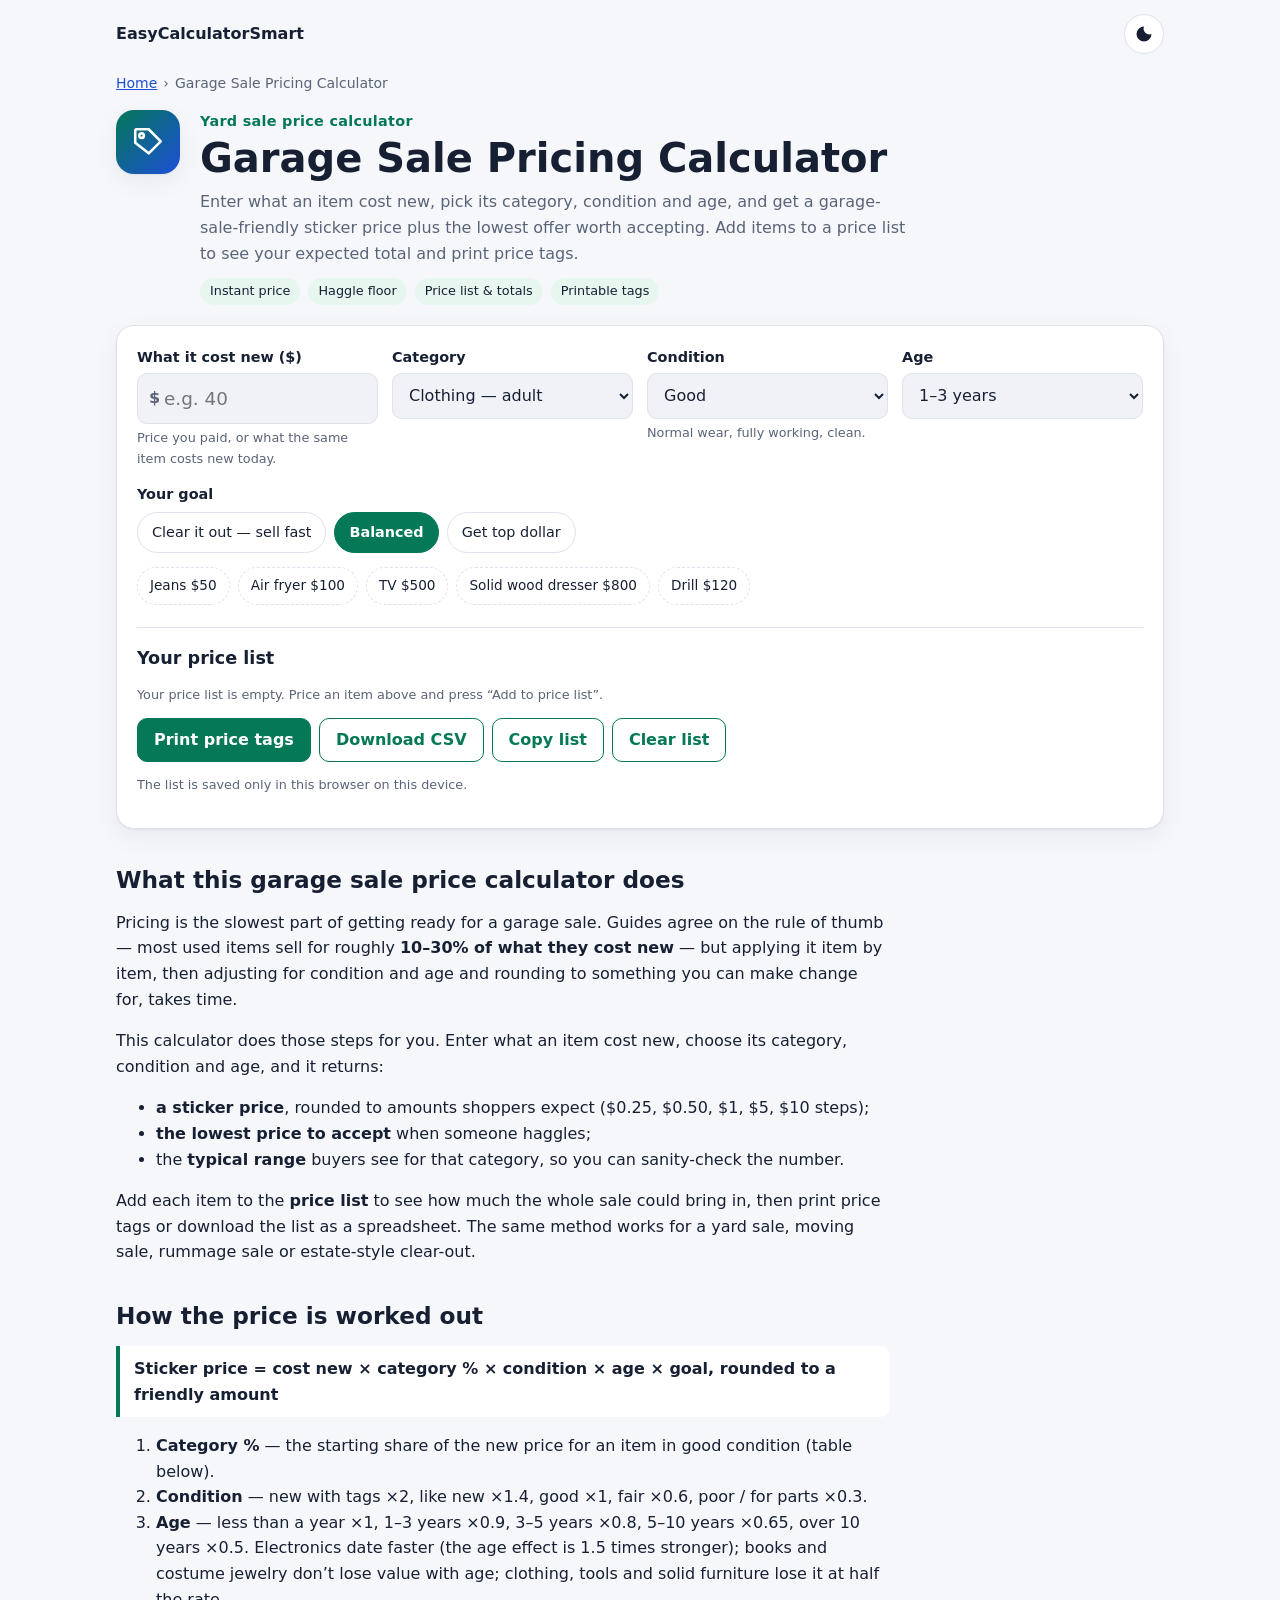
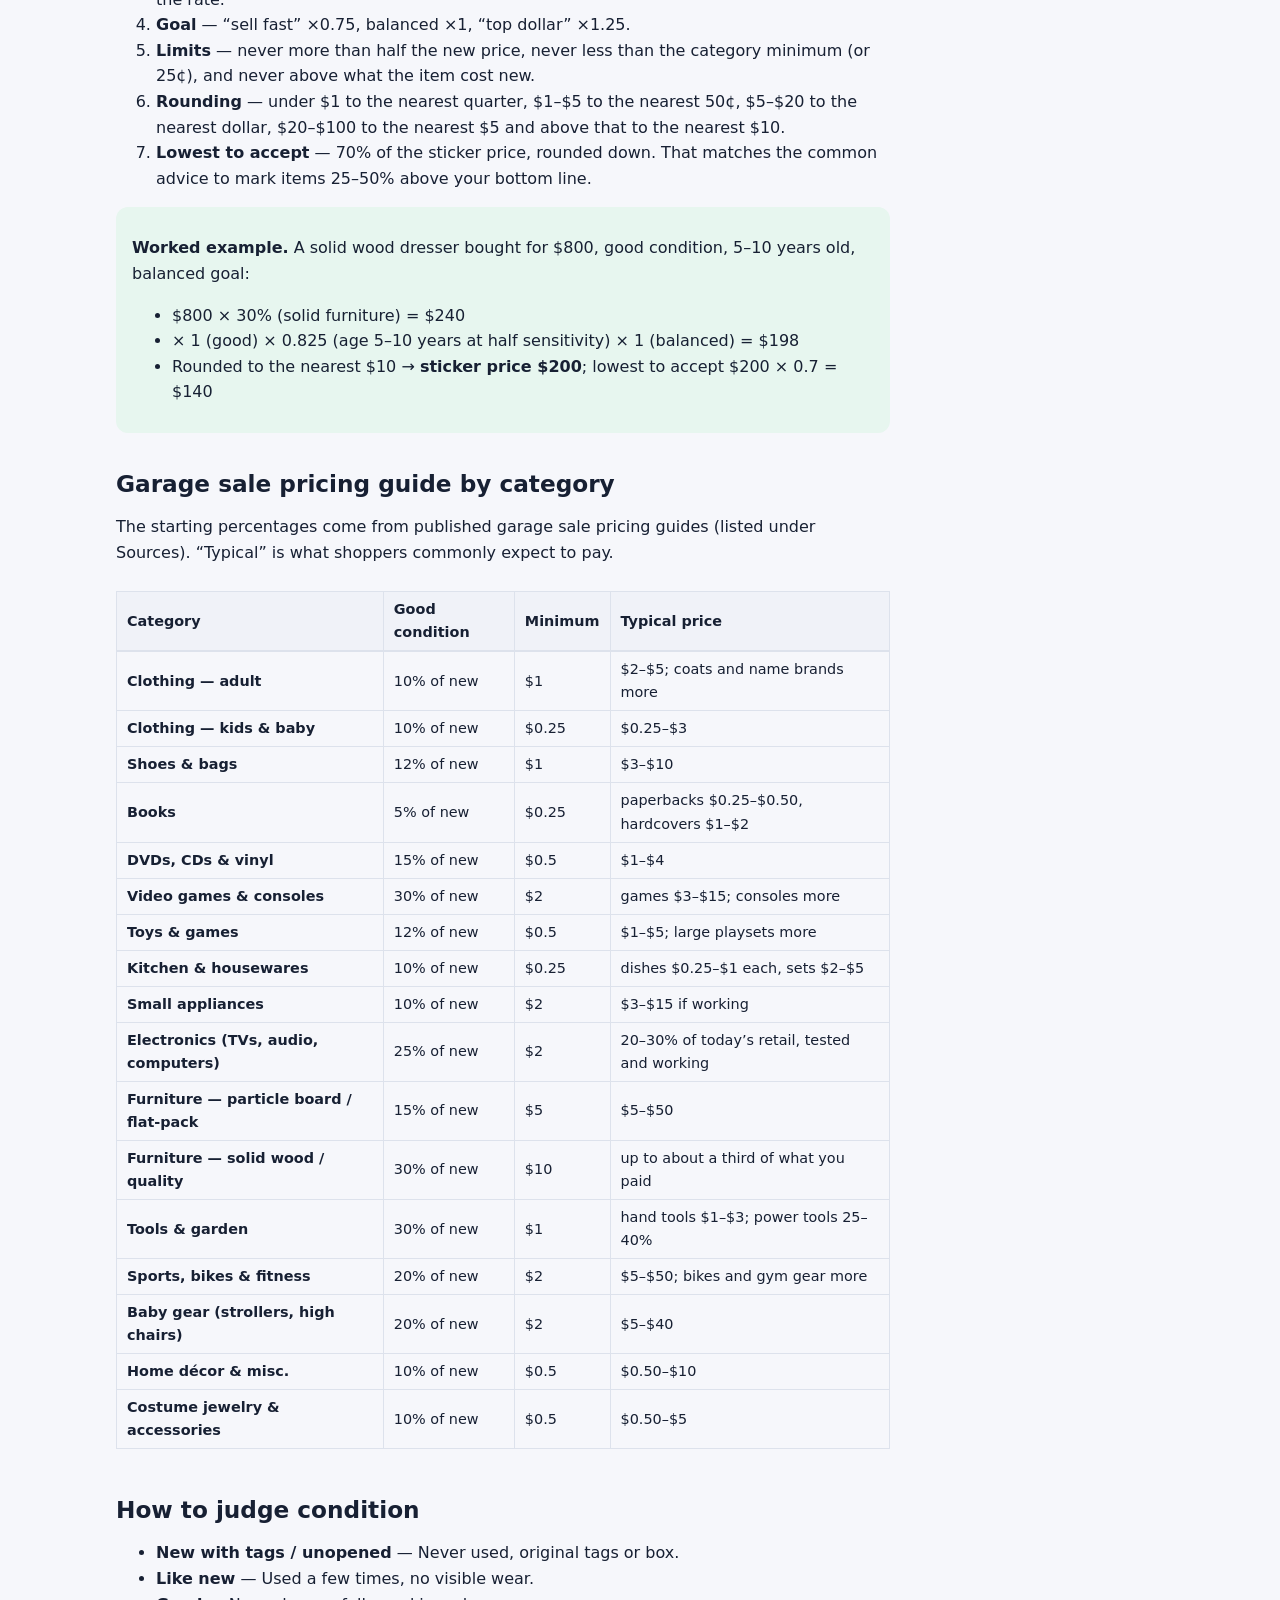
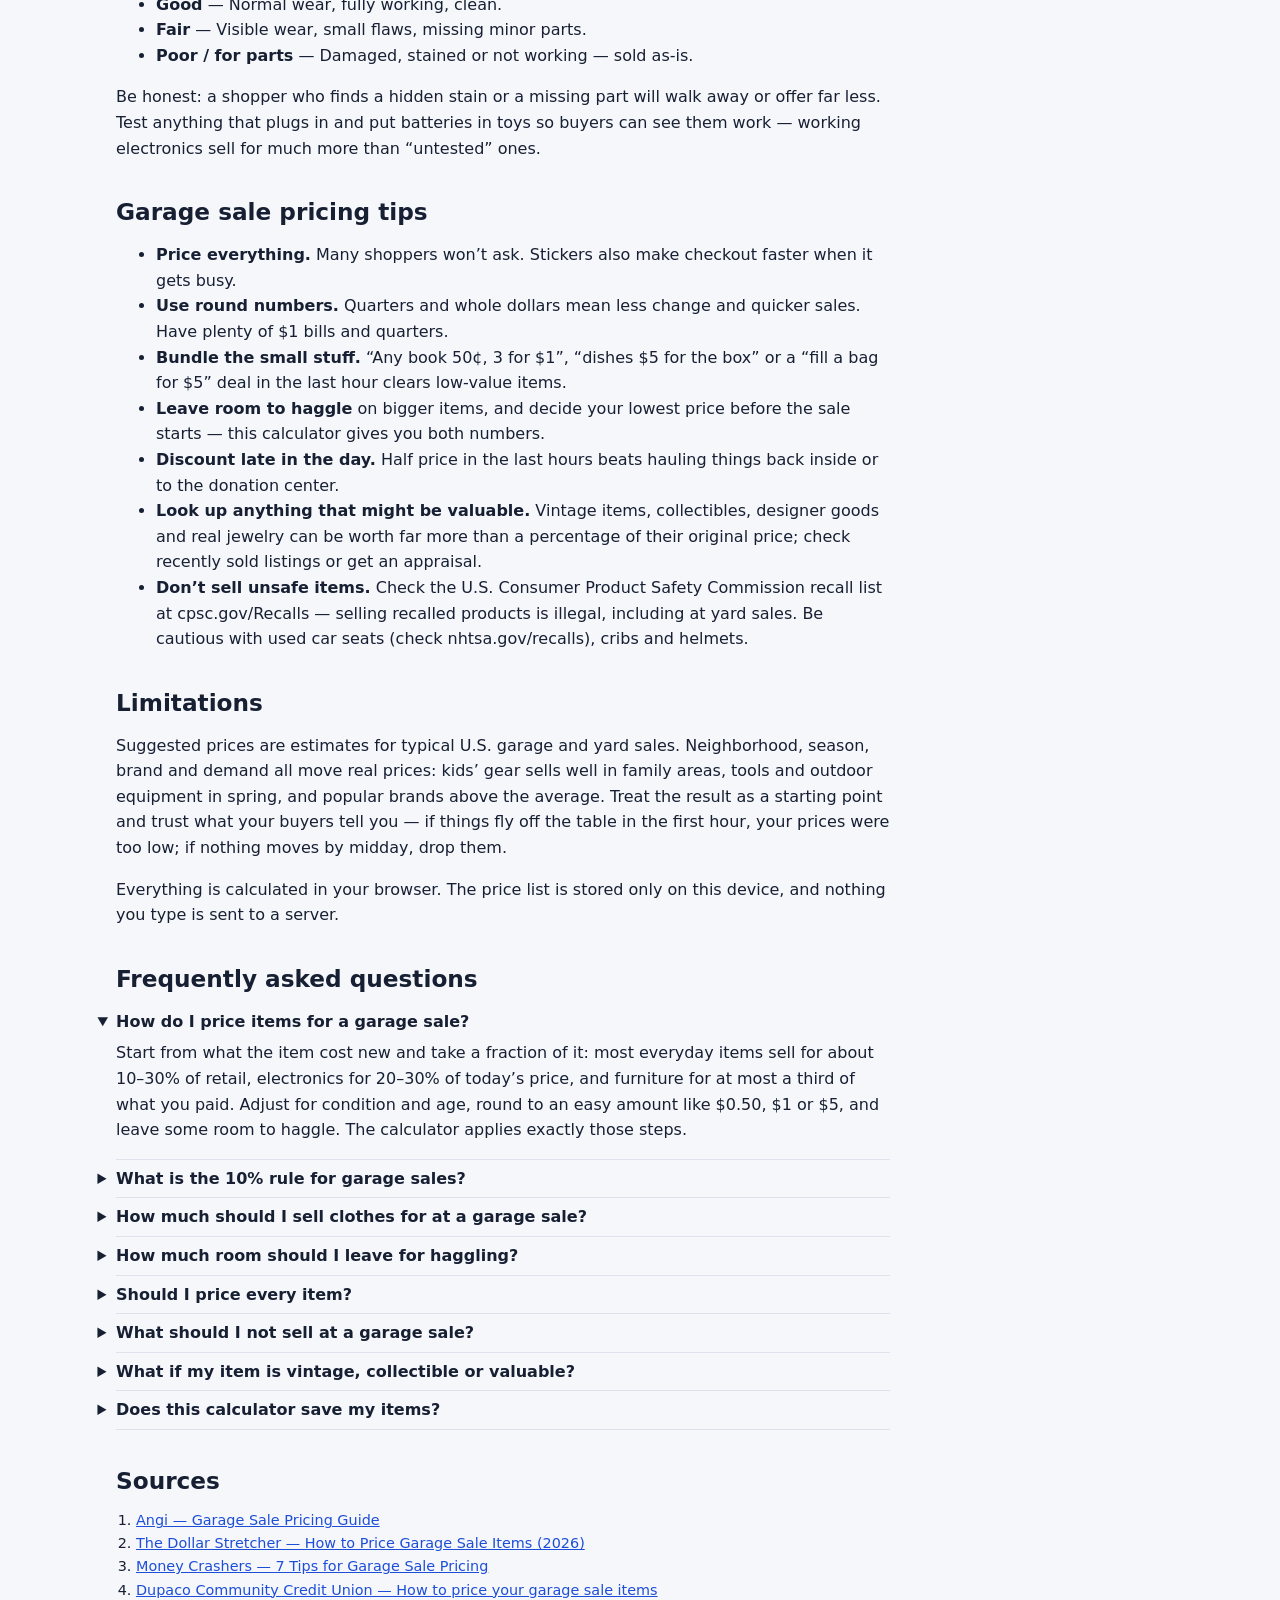
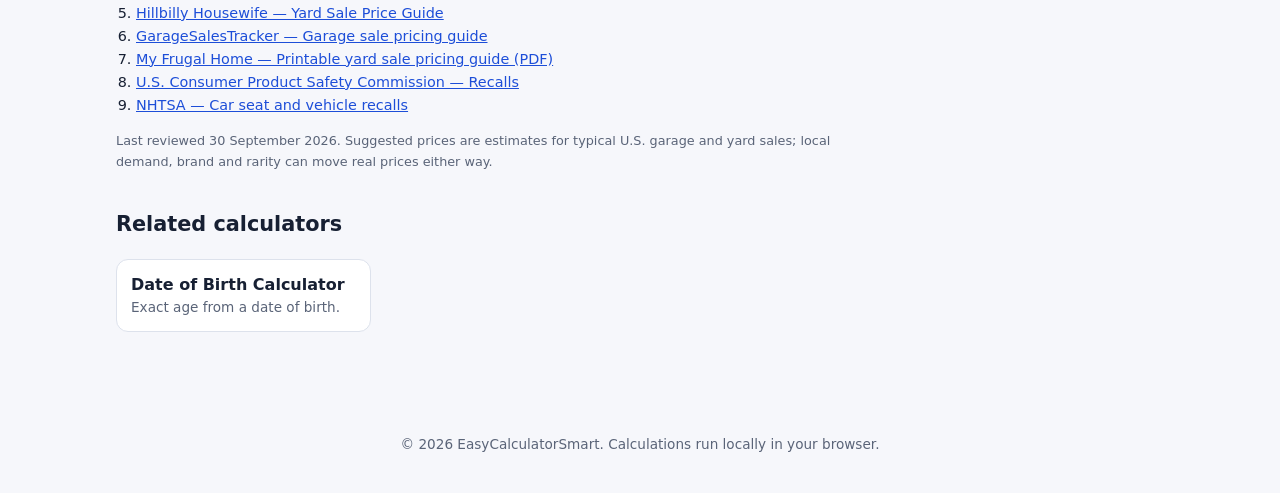
<file: public/garage-sale-pricing-calculator/index.html>
<!doctype html>
<html lang="en">
<head>
<meta charset="utf-8">
<meta name="viewport" content="width=device-width, initial-scale=1">
<title>Garage Sale Pricing Calculator — What to Charge for Used Items</title>
<meta name="description" content="Free garage sale pricing calculator: enter what an item cost new, its category, condition and age to get a sticker price and the lowest offer to accept. Build a price list and print price tags.">
<link rel="canonical" href="https://easycalculatorsmart.com/garage-sale-pricing-calculator/">
<meta name="robots" content="index, follow, max-image-preview:large">
<meta name="referrer" content="strict-origin-when-cross-origin">
<meta property="og:type" content="website">
<meta property="og:title" content="Garage Sale Pricing Calculator — What to Charge for Used Items">
<meta property="og:description" content="Free garage sale pricing calculator: enter what an item cost new, its category, condition and age to get a sticker price and the lowest offer to accept. Build a price list and print price tags.">
<meta property="og:url" content="https://easycalculatorsmart.com/garage-sale-pricing-calculator/">
<meta property="og:site_name" content="EasyCalculatorSmart">
<meta name="twitter:card" content="summary">
<meta name="color-scheme" content="light dark">
<script>try{var t=localStorage.getItem('ecs-theme');if(t)document.documentElement.setAttribute('data-theme',t);}catch(e){}</script>
<link rel="stylesheet" href="/assets/css/garage-sale.css?v=2026.09.30">
<script type="application/ld+json">{"@context":"https://schema.org","@graph":[{"@type":"WebPage","@id":"https://easycalculatorsmart.com/garage-sale-pricing-calculator/#webpage","url":"https://easycalculatorsmart.com/garage-sale-pricing-calculator/","name":"Garage Sale Pricing Calculator — What to Charge for Used Items","description":"Free garage sale pricing calculator: enter what an item cost new, its category, condition and age to get a sticker price and the lowest offer to accept. Build a price list and print price tags.","dateModified":"2026-09-30","inLanguage":"en-US","isPartOf":{"@type":"WebSite","name":"EasyCalculatorSmart","url":"https://easycalculatorsmart.com/"}},{"@type":"SoftwareApplication","name":"Garage Sale Pricing Calculator","url":"https://easycalculatorsmart.com/garage-sale-pricing-calculator/","applicationCategory":"UtilitiesApplication","operatingSystem":"Any (web browser)","offers":{"@type":"Offer","price":"0","priceCurrency":"USD"},"description":"Free garage sale pricing calculator: enter what an item cost new, its category, condition and age to get a sticker price and the lowest offer to accept. Build a price list and print price tags."},{"@type":"BreadcrumbList","itemListElement":[{"@type":"ListItem","position":1,"name":"Home","item":"https://easycalculatorsmart.com/"},{"@type":"ListItem","position":2,"name":"Garage Sale Pricing Calculator","item":"https://easycalculatorsmart.com/garage-sale-pricing-calculator/"}]},{"@type":"FAQPage","mainEntity":[{"@type":"Question","name":"How do I price items for a garage sale?","acceptedAnswer":{"@type":"Answer","text":"Start from what the item cost new and take a fraction of it: most everyday items sell for about 10–30% of retail, electronics for 20–30% of today’s price, and furniture for at most a third of what you paid. Adjust for condition and age, round to an easy amount like $0.50, $1 or $5, and leave some room to haggle. The calculator applies exactly those steps."}},{"@type":"Question","name":"What is the 10% rule for garage sales?","acceptedAnswer":{"@type":"Answer","text":"It is a shortcut: price ordinary used items at about 10% of their original retail price, moving toward 30% for like-new items. It works for clothes, housewares and décor; electronics, quality furniture and tools usually hold more value."}},{"@type":"Question","name":"How much should I sell clothes for at a garage sale?","acceptedAnswer":{"@type":"Answer","text":"Adult clothes usually sell for $2–$5 a piece, kids’ and baby clothes for $0.25–$3, with coats, shoes and name brands higher. Many sellers also offer a “fill a bag for $5” deal near the end of the day."}},{"@type":"Question","name":"How much room should I leave for haggling?","acceptedAnswer":{"@type":"Answer","text":"Shoppers expect to negotiate. The calculator’s “lowest price to accept” is about 30% under the sticker price, which matches the common advice to mark prices 25–50% above your bottom line."}},{"@type":"Question","name":"Should I price every item?","acceptedAnswer":{"@type":"Answer","text":"Yes. Buyers are less likely to ask than to walk away, and price stickers speed up checkout. Group cheap items into bins with one price (“everything in this box $1”) and use the price-tag print option for the rest."}},{"@type":"Question","name":"What should I not sell at a garage sale?","acceptedAnswer":{"@type":"Answer","text":"Recalled products, used car seats and cribs you can’t vouch for, and helmets that may have been in a crash. Check cpsc.gov/Recalls — selling a recalled product is illegal, including at yard sales."}},{"@type":"Question","name":"What if my item is vintage, collectible or valuable?","acceptedAnswer":{"@type":"Answer","text":"Don’t rely on a percentage of the original price. Look up recently sold listings for the same item online, or get an appraisal for jewelry, art and antiques, then price from that value."}},{"@type":"Question","name":"Does this calculator save my items?","acceptedAnswer":{"@type":"Answer","text":"Your price list is saved only in this browser on this device so you can come back to it. Nothing is sent to a server. Use “Clear list” to delete it."}}]}]}</script>
</head>
<body class="gs-body">
<a class="gs-skip" href="#gs-calc">Skip to calculator</a>
<header class="gs-topbar">
  <a class="gs-brand" href="/">EasyCalculatorSmart</a>
  <button type="button" class="gs-theme" data-gs-theme aria-label="Toggle dark or light theme">
    <svg viewBox="0 0 24 24" aria-hidden="true"><path d="M12 3a9 9 0 1 0 9 9 7 7 0 0 1-9-9z"/></svg>
  </button>
</header>

<main class="gs">
  <nav class="gs-crumbs" aria-label="Breadcrumb">
    <ol>
      <li><a href="/">Home</a></li>
      <li aria-current="page">Garage Sale Pricing Calculator</li>
    </ol>
  </nav>

  <section class="gs-hero">
    <div class="gs-hero-icon" aria-hidden="true">
      <svg viewBox="0 0 24 24"><path d="M3 12.5V4a1 1 0 0 1 1-1h8.5L21 11.5 12.5 20z"/><circle cx="7.5" cy="7.5" r="1.6"/></svg>
    </div>
    <div>
      <p class="gs-kicker">Yard sale price calculator</p>
      <h1>Garage Sale Pricing Calculator</h1>
      <p class="gs-lead">Enter what an item cost new, pick its category, condition and age, and get a garage-sale-friendly sticker price plus the lowest offer worth accepting. Add items to a price list to see your expected total and print price tags.</p>
      <ul class="gs-badges" aria-label="Page features">
        <li>Instant price</li><li>Haggle floor</li><li>Price list &amp; totals</li><li>Printable tags</li>
      </ul>
    </div>
  </section>

  <section class="gs-calc" id="gs-calc" aria-labelledby="gs-calc-h">
  <h2 id="gs-calc-h" class="gs-sr">Calculator</h2>
  <form class="gs-form" data-gs-form novalidate autocomplete="off">
    <div class="gs-row gs-row--main">
      <div class="gs-field">
        <label for="gs-original">What it cost new ($)</label>
        <div class="gs-money"><span aria-hidden="true">$</span><input id="gs-original" type="text" inputmode="decimal" data-gs-original placeholder="e.g. 40" aria-describedby="gs-original-help"></div>
        <small id="gs-original-help">Price you paid, or what the same item costs new today.</small>
      </div>
      <div class="gs-field">
        <label for="gs-category">Category</label>
        <select id="gs-category" data-gs-category><option value="clothing-adult" selected>Clothing — adult</option><option value="clothing-kids">Clothing — kids &amp; baby</option><option value="shoes">Shoes &amp; bags</option><option value="books">Books</option><option value="media">DVDs, CDs &amp; vinyl</option><option value="video-games">Video games &amp; consoles</option><option value="toys">Toys &amp; games</option><option value="kitchen">Kitchen &amp; housewares</option><option value="small-appliance">Small appliances</option><option value="electronics">Electronics (TVs, audio, computers)</option><option value="furniture-basic">Furniture — particle board / flat-pack</option><option value="furniture-solid">Furniture — solid wood / quality</option><option value="tools">Tools &amp; garden</option><option value="sports">Sports, bikes &amp; fitness</option><option value="baby-gear">Baby gear (strollers, high chairs)</option><option value="decor">Home décor &amp; misc.</option><option value="jewelry">Costume jewelry &amp; accessories</option></select>      </div>
      <div class="gs-field">
        <label for="gs-condition">Condition</label>
        <select id="gs-condition" data-gs-condition aria-describedby="gs-condition-help"><option value="new">New with tags / unopened</option><option value="like-new">Like new</option><option value="good" selected>Good</option><option value="fair">Fair</option><option value="poor">Poor / for parts</option></select>        <small id="gs-condition-help" data-gs-condition-help></small>
      </div>
      <div class="gs-field">
        <label for="gs-age">Age</label>
        <select id="gs-age" data-gs-age><option value="0-1">Less than 1 year</option><option value="1-3" selected>1–3 years</option><option value="3-5">3–5 years</option><option value="5-10">5–10 years</option><option value="10+">More than 10 years</option></select>      </div>
    </div>

    <fieldset class="gs-goal">
      <legend>Your goal</legend>
            <label class="gs-pill"><input type="radio" name="gs-goal" value="fast" data-gs-goal> <span>Clear it out — sell fast</span></label>
            <label class="gs-pill"><input type="radio" name="gs-goal" value="balanced" data-gs-goal checked> <span>Balanced</span></label>
            <label class="gs-pill"><input type="radio" name="gs-goal" value="top" data-gs-goal> <span>Get top dollar</span></label>
          </fieldset>

    <div class="gs-presets" role="group" aria-label="Examples">
      <button type="button" class="gs-chip" data-gs-example='{"original":"50","category":"clothing-adult","condition":"good","age":"1-3","name":"Jeans"}'>Jeans $50</button>
      <button type="button" class="gs-chip" data-gs-example='{"original":"100","category":"small-appliance","condition":"good","age":"1-3","name":"Air fryer"}'>Air fryer $100</button>
      <button type="button" class="gs-chip" data-gs-example='{"original":"500","category":"electronics","condition":"good","age":"3-5","name":"TV"}'>TV $500</button>
      <button type="button" class="gs-chip" data-gs-example='{"original":"800","category":"furniture-solid","condition":"good","age":"5-10","name":"Dresser"}'>Solid wood dresser $800</button>
      <button type="button" class="gs-chip" data-gs-example='{"original":"120","category":"tools","condition":"like-new","age":"1-3","name":"Cordless drill"}'>Drill $120</button>
    </div>
  </form>

  <div class="gs-error" role="alert" data-gs-error hidden></div>
  <div class="gs-sr" aria-live="polite" data-gs-announce></div>

  <div class="gs-results" data-gs-results hidden>
    <div class="gs-price">
      <div class="gs-price-main">
        <p class="gs-label">Sticker price</p>
        <p class="gs-big" data-r="sticker"></p>
        <p class="gs-sub" data-r="share"></p>
      </div>
      <div class="gs-price-floor">
        <p class="gs-label">Lowest to accept</p>
        <p class="gs-mid" data-r="floor"></p>
        <p class="gs-sub">Leave room to haggle</p>
      </div>
    </div>
    <p class="gs-note" data-r="typical"></p>
    <p class="gs-warn" data-r="warn" hidden></p>

    <details class="gs-work">
      <summary>How was this calculated?</summary>
      <ol data-r="work"></ol>
    </details>

    <div class="gs-add">
      <div class="gs-field gs-field--name">
        <label for="gs-name">Item name (for your list)</label>
        <input id="gs-name" type="text" maxlength="60" data-gs-name placeholder="e.g. Blue denim jacket">
      </div>
      <div class="gs-field gs-field--qty">
        <label for="gs-qty">Qty</label>
        <input id="gs-qty" type="text" inputmode="numeric" value="1" data-gs-qty>
      </div>
      <button type="button" class="gs-btn" data-gs-add>Add to price list</button>
    </div>
  </div>

  <section class="gs-list" aria-labelledby="gs-list-h">
    <h3 id="gs-list-h" class="gs-h3">Your price list</h3>
    <p class="gs-muted" data-gs-empty></p>
    <div class="gs-table-wrap" data-gs-table-wrap hidden>
      <table class="gs-table">
        <caption class="gs-sr">Items, quantities and prices</caption>
        <thead><tr><th scope="col">Item</th><th scope="col">Qty</th><th scope="col">Sticker</th><th scope="col">Lowest</th><th scope="col"><span class="gs-sr">Remove</span></th></tr></thead>
        <tbody data-gs-rows></tbody>
        <tfoot><tr><th scope="row">Total</th><td data-gs-count></td><td data-gs-total-sticker></td><td data-gs-total-floor></td><td></td></tr></tfoot>
      </table>
    </div>
    <p class="gs-summary" data-gs-summary hidden></p>
    <div class="gs-list-btns" data-gs-list-btns hidden>
      <button type="button" class="gs-btn" data-gs-print-tags>Print price tags</button>
      <button type="button" class="gs-btn gs-btn--ghost" data-gs-csv>Download CSV</button>
      <button type="button" class="gs-btn gs-btn--ghost" data-gs-copy>Copy list</button>
      <button type="button" class="gs-btn gs-btn--ghost" data-gs-clear>Clear list</button>
    </div>
    <p class="gs-muted">The list is saved only in this browser on this device.</p>
  </section>
</section>

  <article class="gs-article">
    <section aria-labelledby="a-what">
  <h2 id="a-what">What this garage sale price calculator does</h2>
  <p>Pricing is the slowest part of getting ready for a garage sale. Guides agree on the rule of thumb — most used items sell for roughly <strong>10–30% of what they cost new</strong> — but applying it item by item, then adjusting for condition and age and rounding to something you can make change for, takes time.</p>
  <p>This calculator does those steps for you. Enter what an item cost new, choose its category, condition and age, and it returns:</p>
  <ul>
    <li><strong>a sticker price</strong>, rounded to amounts shoppers expect ($0.25, $0.50, $1, $5, $10 steps);</li>
    <li><strong>the lowest price to accept</strong> when someone haggles;</li>
    <li>the <strong>typical range</strong> buyers see for that category, so you can sanity-check the number.</li>
  </ul>
  <p>Add each item to the <strong>price list</strong> to see how much the whole sale could bring in, then print price tags or download the list as a spreadsheet. The same method works for a yard sale, moving sale, rummage sale or estate-style clear-out.</p>
</section>

<section aria-labelledby="a-how">
  <h2 id="a-how">How the price is worked out</h2>
  <p class="gs-formula">Sticker price = cost new × category % × condition × age × goal, rounded to a friendly amount</p>
  <ol>
    <li><strong>Category %</strong> — the starting share of the new price for an item in good condition (table below).</li>
    <li><strong>Condition</strong> — new with tags ×2, like new ×1.4, good ×1, fair ×0.6, poor / for parts ×0.3.</li>
    <li><strong>Age</strong> — less than a year ×1, 1–3 years ×0.9, 3–5 years ×0.8, 5–10 years ×0.65, over 10 years ×0.5. Electronics date faster (the age effect is 1.5 times stronger); books and costume jewelry don’t lose value with age; clothing, tools and solid furniture lose it at half the rate.</li>
    <li><strong>Goal</strong> — “sell fast” ×0.75, balanced ×1, “top dollar” ×1.25.</li>
    <li><strong>Limits</strong> — never more than half the new price, never less than the category minimum (or 25¢), and never above what the item cost new.</li>
    <li><strong>Rounding</strong> — under $1 to the nearest quarter, $1–$5 to the nearest 50¢, $5–$20 to the nearest dollar, $20–$100 to the nearest $5 and above that to the nearest $10.</li>
    <li><strong>Lowest to accept</strong> — 70% of the sticker price, rounded down. That matches the common advice to mark items 25–50% above your bottom line.</li>
  </ol>
  <div class="gs-callout">
    <p><strong>Worked example.</strong> A solid wood dresser bought for $800, good condition, 5–10 years old, balanced goal:</p>
    <ul>
      <li>$800 × 30% (solid furniture) = $240</li>
      <li>× 1 (good) × 0.825 (age 5–10 years at half sensitivity) × 1 (balanced) = $198</li>
      <li>Rounded to the nearest $10 → <strong>sticker price $200</strong>; lowest to accept $200 × 0.7 = $140</li>
    </ul>
  </div>
</section>

<section aria-labelledby="a-cats">
  <h2 id="a-cats">Garage sale pricing guide by category</h2>
  <p>The starting percentages come from published garage sale pricing guides (listed under Sources). “Typical” is what shoppers commonly expect to pay.</p>
  <div class="gs-scroll">
  <table>
    <caption class="gs-sr">Starting share of the new price and typical garage sale prices by category</caption>
    <thead><tr><th scope="col">Category</th><th scope="col">Good condition</th><th scope="col">Minimum</th><th scope="col">Typical price</th></tr></thead>
    <tbody>
            <tr><th scope="row">Clothing — adult</th><td>10% of new</td><td>$1</td><td>$2–$5; coats and name brands more</td></tr>
            <tr><th scope="row">Clothing — kids &amp; baby</th><td>10% of new</td><td>$0.25</td><td>$0.25–$3</td></tr>
            <tr><th scope="row">Shoes &amp; bags</th><td>12% of new</td><td>$1</td><td>$3–$10</td></tr>
            <tr><th scope="row">Books</th><td>5% of new</td><td>$0.25</td><td>paperbacks $0.25–$0.50, hardcovers $1–$2</td></tr>
            <tr><th scope="row">DVDs, CDs &amp; vinyl</th><td>15% of new</td><td>$0.5</td><td>$1–$4</td></tr>
            <tr><th scope="row">Video games &amp; consoles</th><td>30% of new</td><td>$2</td><td>games $3–$15; consoles more</td></tr>
            <tr><th scope="row">Toys &amp; games</th><td>12% of new</td><td>$0.5</td><td>$1–$5; large playsets more</td></tr>
            <tr><th scope="row">Kitchen &amp; housewares</th><td>10% of new</td><td>$0.25</td><td>dishes $0.25–$1 each, sets $2–$5</td></tr>
            <tr><th scope="row">Small appliances</th><td>10% of new</td><td>$2</td><td>$3–$15 if working</td></tr>
            <tr><th scope="row">Electronics (TVs, audio, computers)</th><td>25% of new</td><td>$2</td><td>20–30% of today’s retail, tested and working</td></tr>
            <tr><th scope="row">Furniture — particle board / flat-pack</th><td>15% of new</td><td>$5</td><td>$5–$50</td></tr>
            <tr><th scope="row">Furniture — solid wood / quality</th><td>30% of new</td><td>$10</td><td>up to about a third of what you paid</td></tr>
            <tr><th scope="row">Tools &amp; garden</th><td>30% of new</td><td>$1</td><td>hand tools $1–$3; power tools 25–40%</td></tr>
            <tr><th scope="row">Sports, bikes &amp; fitness</th><td>20% of new</td><td>$2</td><td>$5–$50; bikes and gym gear more</td></tr>
            <tr><th scope="row">Baby gear (strollers, high chairs)</th><td>20% of new</td><td>$2</td><td>$5–$40</td></tr>
            <tr><th scope="row">Home décor &amp; misc.</th><td>10% of new</td><td>$0.5</td><td>$0.50–$10</td></tr>
            <tr><th scope="row">Costume jewelry &amp; accessories</th><td>10% of new</td><td>$0.5</td><td>$0.50–$5</td></tr>
          </tbody>
  </table>
  </div>
</section>

<section aria-labelledby="a-cond">
  <h2 id="a-cond">How to judge condition</h2>
  <ul>
        <li><strong>New with tags / unopened</strong> — Never used, original tags or box.</li>
        <li><strong>Like new</strong> — Used a few times, no visible wear.</li>
        <li><strong>Good</strong> — Normal wear, fully working, clean.</li>
        <li><strong>Fair</strong> — Visible wear, small flaws, missing minor parts.</li>
        <li><strong>Poor / for parts</strong> — Damaged, stained or not working — sold as-is.</li>
      </ul>
  <p>Be honest: a shopper who finds a hidden stain or a missing part will walk away or offer far less. Test anything that plugs in and put batteries in toys so buyers can see them work — working electronics sell for much more than “untested” ones.</p>
</section>

<section aria-labelledby="a-tips">
  <h2 id="a-tips">Garage sale pricing tips</h2>
  <ul>
    <li><strong>Price everything.</strong> Many shoppers won’t ask. Stickers also make checkout faster when it gets busy.</li>
    <li><strong>Use round numbers.</strong> Quarters and whole dollars mean less change and quicker sales. Have plenty of $1 bills and quarters.</li>
    <li><strong>Bundle the small stuff.</strong> “Any book 50¢, 3 for $1”, “dishes $5 for the box” or a “fill a bag for $5” deal in the last hour clears low-value items.</li>
    <li><strong>Leave room to haggle</strong> on bigger items, and decide your lowest price before the sale starts — this calculator gives you both numbers.</li>
    <li><strong>Discount late in the day.</strong> Half price in the last hours beats hauling things back inside or to the donation center.</li>
    <li><strong>Look up anything that might be valuable.</strong> Vintage items, collectibles, designer goods and real jewelry can be worth far more than a percentage of their original price; check recently sold listings or get an appraisal.</li>
    <li><strong>Don’t sell unsafe items.</strong> Check the U.S. Consumer Product Safety Commission recall list at cpsc.gov/Recalls — selling recalled products is illegal, including at yard sales. Be cautious with used car seats (check nhtsa.gov/recalls), cribs and helmets.</li>
  </ul>
</section>

<section aria-labelledby="a-limits">
  <h2 id="a-limits">Limitations</h2>
  <p>Suggested prices are estimates for typical U.S. garage and yard sales. Neighborhood, season, brand and demand all move real prices: kids’ gear sells well in family areas, tools and outdoor equipment in spring, and popular brands above the average. Treat the result as a starting point and trust what your buyers tell you — if things fly off the table in the first hour, your prices were too low; if nothing moves by midday, drop them.</p>
  <p>Everything is calculated in your browser. The price list is stored only on this device, and nothing you type is sent to a server.</p>
</section>

    <section class="gs-faq" aria-labelledby="gs-faq-h">
      <h2 id="gs-faq-h">Frequently asked questions</h2>
            <details open>
        <summary><h3>How do I price items for a garage sale?</h3></summary>
        <p>Start from what the item cost new and take a fraction of it: most everyday items sell for about 10–30% of retail, electronics for 20–30% of today’s price, and furniture for at most a third of what you paid. Adjust for condition and age, round to an easy amount like $0.50, $1 or $5, and leave some room to haggle. The calculator applies exactly those steps.</p>
      </details>
            <details>
        <summary><h3>What is the 10% rule for garage sales?</h3></summary>
        <p>It is a shortcut: price ordinary used items at about 10% of their original retail price, moving toward 30% for like-new items. It works for clothes, housewares and décor; electronics, quality furniture and tools usually hold more value.</p>
      </details>
            <details>
        <summary><h3>How much should I sell clothes for at a garage sale?</h3></summary>
        <p>Adult clothes usually sell for $2–$5 a piece, kids’ and baby clothes for $0.25–$3, with coats, shoes and name brands higher. Many sellers also offer a “fill a bag for $5” deal near the end of the day.</p>
      </details>
            <details>
        <summary><h3>How much room should I leave for haggling?</h3></summary>
        <p>Shoppers expect to negotiate. The calculator’s “lowest price to accept” is about 30% under the sticker price, which matches the common advice to mark prices 25–50% above your bottom line.</p>
      </details>
            <details>
        <summary><h3>Should I price every item?</h3></summary>
        <p>Yes. Buyers are less likely to ask than to walk away, and price stickers speed up checkout. Group cheap items into bins with one price (“everything in this box $1”) and use the price-tag print option for the rest.</p>
      </details>
            <details>
        <summary><h3>What should I not sell at a garage sale?</h3></summary>
        <p>Recalled products, used car seats and cribs you can’t vouch for, and helmets that may have been in a crash. Check cpsc.gov/Recalls — selling a recalled product is illegal, including at yard sales.</p>
      </details>
            <details>
        <summary><h3>What if my item is vintage, collectible or valuable?</h3></summary>
        <p>Don’t rely on a percentage of the original price. Look up recently sold listings for the same item online, or get an appraisal for jewelry, art and antiques, then price from that value.</p>
      </details>
            <details>
        <summary><h3>Does this calculator save my items?</h3></summary>
        <p>Your price list is saved only in this browser on this device so you can come back to it. Nothing is sent to a server. Use “Clear list” to delete it.</p>
      </details>
          </section>

    <section class="gs-sources" aria-labelledby="gs-src-h">
      <h2 id="gs-src-h">Sources</h2>
      <ol>
                <li><a href="https://www.angi.com/articles/ultimate-garage-sale-pricing-guide.htm" rel="noopener" target="_blank">Angi — Garage Sale Pricing Guide</a></li>
                <li><a href="https://thedollarstretcher.com/frugal-living/how-to-price-garage-sale-items/" rel="noopener" target="_blank">The Dollar Stretcher — How to Price Garage Sale Items (2026)</a></li>
                <li><a href="https://www.moneycrashers.com/price-garage-sale-items/" rel="noopener" target="_blank">Money Crashers — 7 Tips for Garage Sale Pricing</a></li>
                <li><a href="https://www.dupaco.com/learn/blog/how-to-price-your-garage-sale-items" rel="noopener" target="_blank">Dupaco Community Credit Union — How to price your garage sale items</a></li>
                <li><a href="https://www.hillbillyhousewife.com/site/yard-sale-price-guide.htm" rel="noopener" target="_blank">Hillbilly Housewife — Yard Sale Price Guide</a></li>
                <li><a href="https://www.garagesalestracker.com/garage-sales-guide-pricing.asp" rel="noopener" target="_blank">GarageSalesTracker — Garage sale pricing guide</a></li>
                <li><a href="https://myfrugalhome.com/printables/yard-sale-price-guide.pdf" rel="noopener" target="_blank">My Frugal Home — Printable yard sale pricing guide (PDF)</a></li>
                <li><a href="https://www.cpsc.gov/Recalls" rel="noopener" target="_blank">U.S. Consumer Product Safety Commission — Recalls</a></li>
                <li><a href="https://www.nhtsa.gov/recalls" rel="noopener" target="_blank">NHTSA — Car seat and vehicle recalls</a></li>
              </ol>
      <p class="gs-muted">Last reviewed 30 September 2026. Suggested prices are estimates for typical U.S. garage and yard sales; local demand, brand and rarity can move real prices either way.</p>
    </section>
  </article>

  <aside class="gs-related" aria-labelledby="gs-rel-h">
    <h2 id="gs-rel-h">Related calculators</h2>
    <ul>
            <li><a href="/date-of-birth-calculator/"><strong>Date of Birth Calculator</strong><span>Exact age from a date of birth.</span></a></li>
          </ul>
  </aside>
</main>

<footer class="gs-footer">
  <p>&copy; 2026 EasyCalculatorSmart. Calculations run locally in your browser.</p>
</footer>

<div class="gs-tags" data-gs-tags aria-hidden="true"></div>

<script type="application/json" id="gs-config">{"defaultCategory":"clothing-adult","defaultCondition":"good","defaultAge":"1-3","defaultGoal":"balanced","maxShare":0.5,"floorShare":0.7,"minPrice":0.25,"maxOriginal":100000,"storageKey":"ecs-garage-list-v1","categories":{"clothing-adult":{"label":"Clothing — adult","pct":0.1,"min":1,"ageSens":0.5,"typical":"$2–$5; coats and name brands more"},"clothing-kids":{"label":"Clothing — kids \u0026 baby","pct":0.1,"min":0.25,"ageSens":0.5,"typical":"$0.25–$3"},"shoes":{"label":"Shoes \u0026 bags","pct":0.12,"min":1,"ageSens":0.5,"typical":"$3–$10"},"books":{"label":"Books","pct":0.05,"min":0.25,"ageSens":0,"typical":"paperbacks $0.25–$0.50, hardcovers $1–$2"},"media":{"label":"DVDs, CDs \u0026 vinyl","pct":0.15,"min":0.5,"ageSens":0.5,"typical":"$1–$4"},"video-games":{"label":"Video games \u0026 consoles","pct":0.3,"min":2,"ageSens":1,"typical":"games $3–$15; consoles more"},"toys":{"label":"Toys \u0026 games","pct":0.12,"min":0.5,"ageSens":0.5,"typical":"$1–$5; large playsets more"},"kitchen":{"label":"Kitchen \u0026 housewares","pct":0.1,"min":0.25,"ageSens":0.5,"typical":"dishes $0.25–$1 each, sets $2–$5"},"small-appliance":{"label":"Small appliances","pct":0.1,"min":2,"ageSens":1,"typical":"$3–$15 if working"},"electronics":{"label":"Electronics (TVs, audio, computers)","pct":0.25,"min":2,"ageSens":1.5,"typical":"20–30% of today’s retail, tested and working"},"furniture-basic":{"label":"Furniture — particle board / flat-pack","pct":0.15,"min":5,"ageSens":1,"typical":"$5–$50"},"furniture-solid":{"label":"Furniture — solid wood / quality","pct":0.3,"min":10,"ageSens":0.5,"typical":"up to about a third of what you paid"},"tools":{"label":"Tools \u0026 garden","pct":0.3,"min":1,"ageSens":0.5,"typical":"hand tools $1–$3; power tools 25–40%"},"sports":{"label":"Sports, bikes \u0026 fitness","pct":0.2,"min":2,"ageSens":1,"typical":"$5–$50; bikes and gym gear more"},"baby-gear":{"label":"Baby gear (strollers, high chairs)","pct":0.2,"min":2,"ageSens":1,"typical":"$5–$40","warn":"Check cpsc.gov/Recalls before selling. Selling a recalled product is illegal, and many buyers avoid used cribs and car seats."},"decor":{"label":"Home décor \u0026 misc.","pct":0.1,"min":0.5,"ageSens":0.5,"typical":"$0.50–$10"},"jewelry":{"label":"Costume jewelry \u0026 accessories","pct":0.1,"min":0.5,"ageSens":0,"typical":"$0.50–$5","warn":"Gold, silver and gemstones are worth their metal/stone value — get those appraised rather than using this estimate."}},"conditions":{"new":{"label":"New with tags / unopened","factor":2,"hint":"Never used, original tags or box."},"like-new":{"label":"Like new","factor":1.4,"hint":"Used a few times, no visible wear."},"good":{"label":"Good","factor":1,"hint":"Normal wear, fully working, clean."},"fair":{"label":"Fair","factor":0.6,"hint":"Visible wear, small flaws, missing minor parts."},"poor":{"label":"Poor / for parts","factor":0.3,"hint":"Damaged, stained or not working — sold as-is."}},"ages":{"0-1":{"label":"Less than 1 year","factor":1},"1-3":{"label":"1–3 years","factor":0.9},"3-5":{"label":"3–5 years","factor":0.8},"5-10":{"label":"5–10 years","factor":0.65},"10+":{"label":"More than 10 years","factor":0.5}},"goals":{"fast":{"label":"Clear it out — sell fast","factor":0.75},"balanced":{"label":"Balanced","factor":1},"top":{"label":"Get top dollar","factor":1.25}},"labels":{"errPrice":"Enter what the item cost new, in dollars (for example 40 or 39.99).","errQty":"Quantity must be a whole number from 1 to 999.","added":"Added to your price list.","copied":"Price list copied to clipboard.","empty":"Your price list is empty. Price an item above and press “Add to price list”."}}</script>
<script src="/assets/js/lib/garage-sale.js?v=2026.09.30" defer></script>
<script src="/assets/js/garage-sale-ui.js?v=2026.09.30" defer></script>
</body>
</html>
</file>
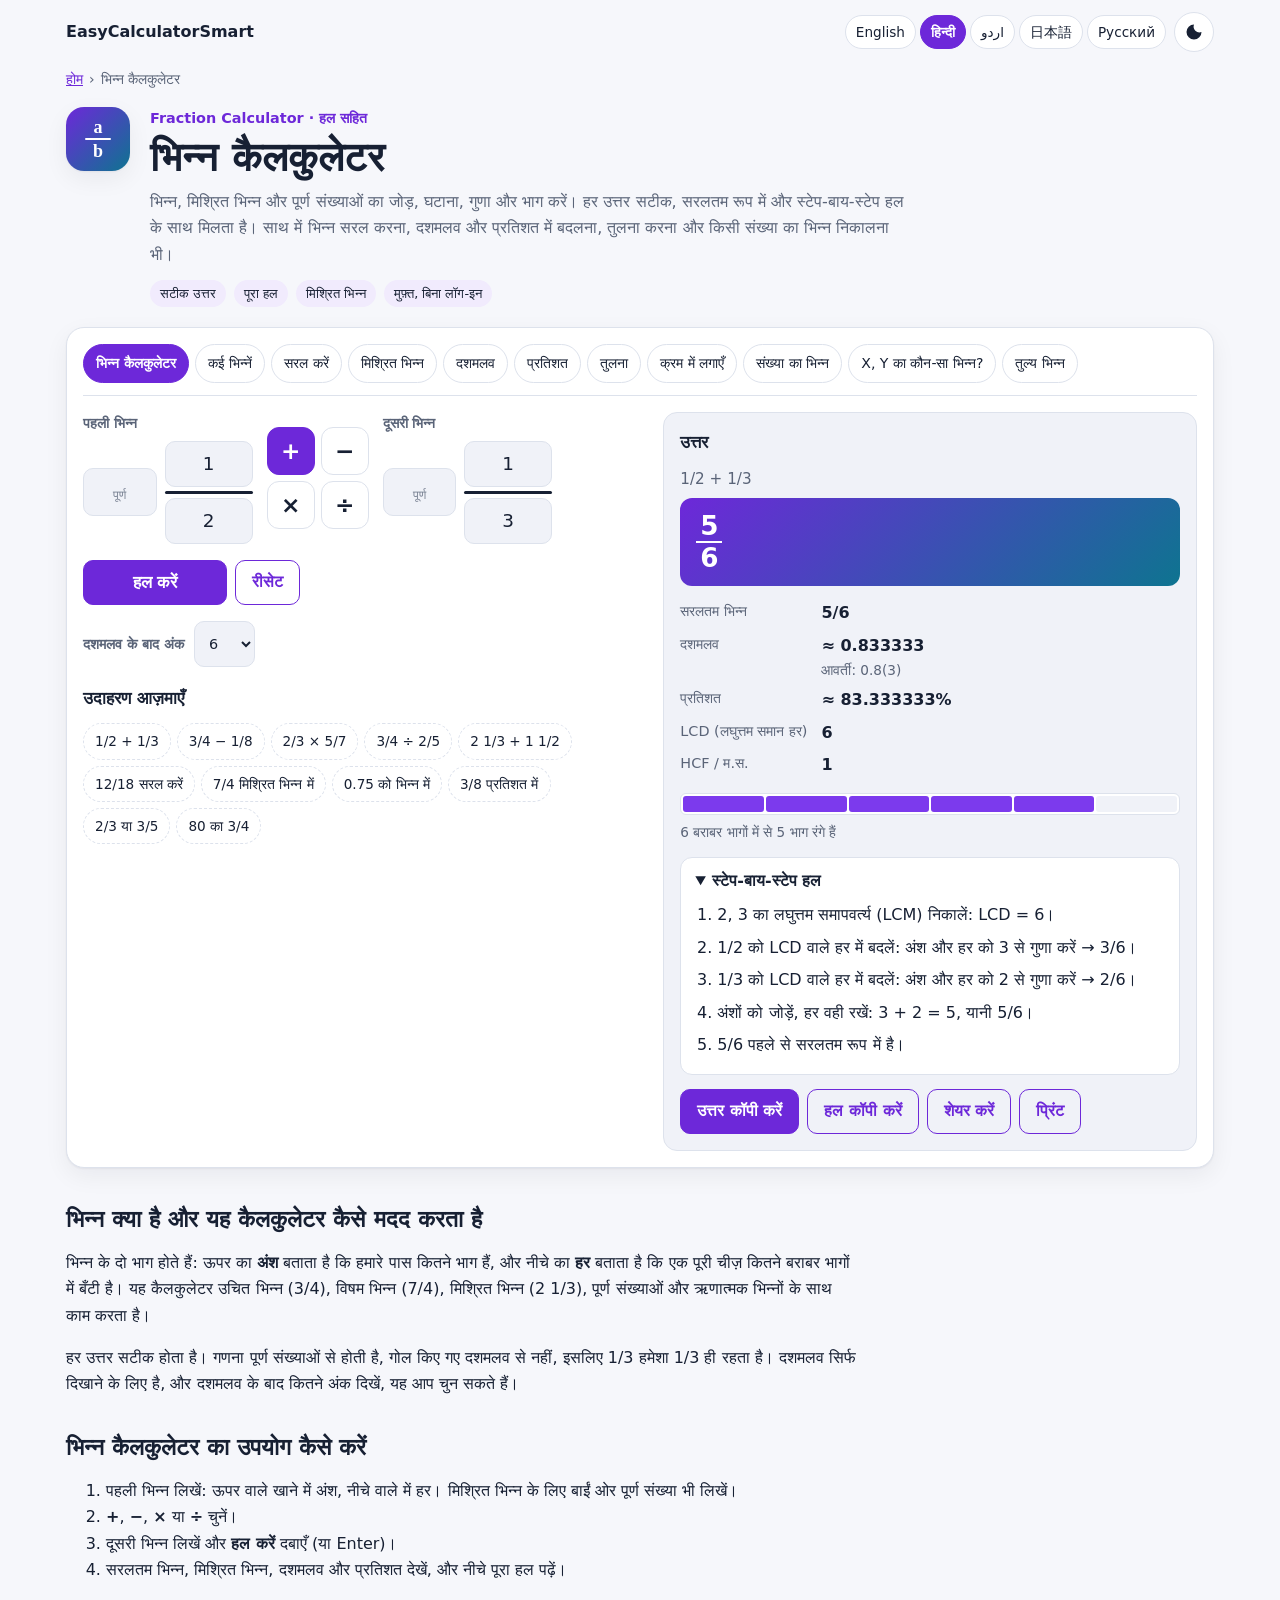
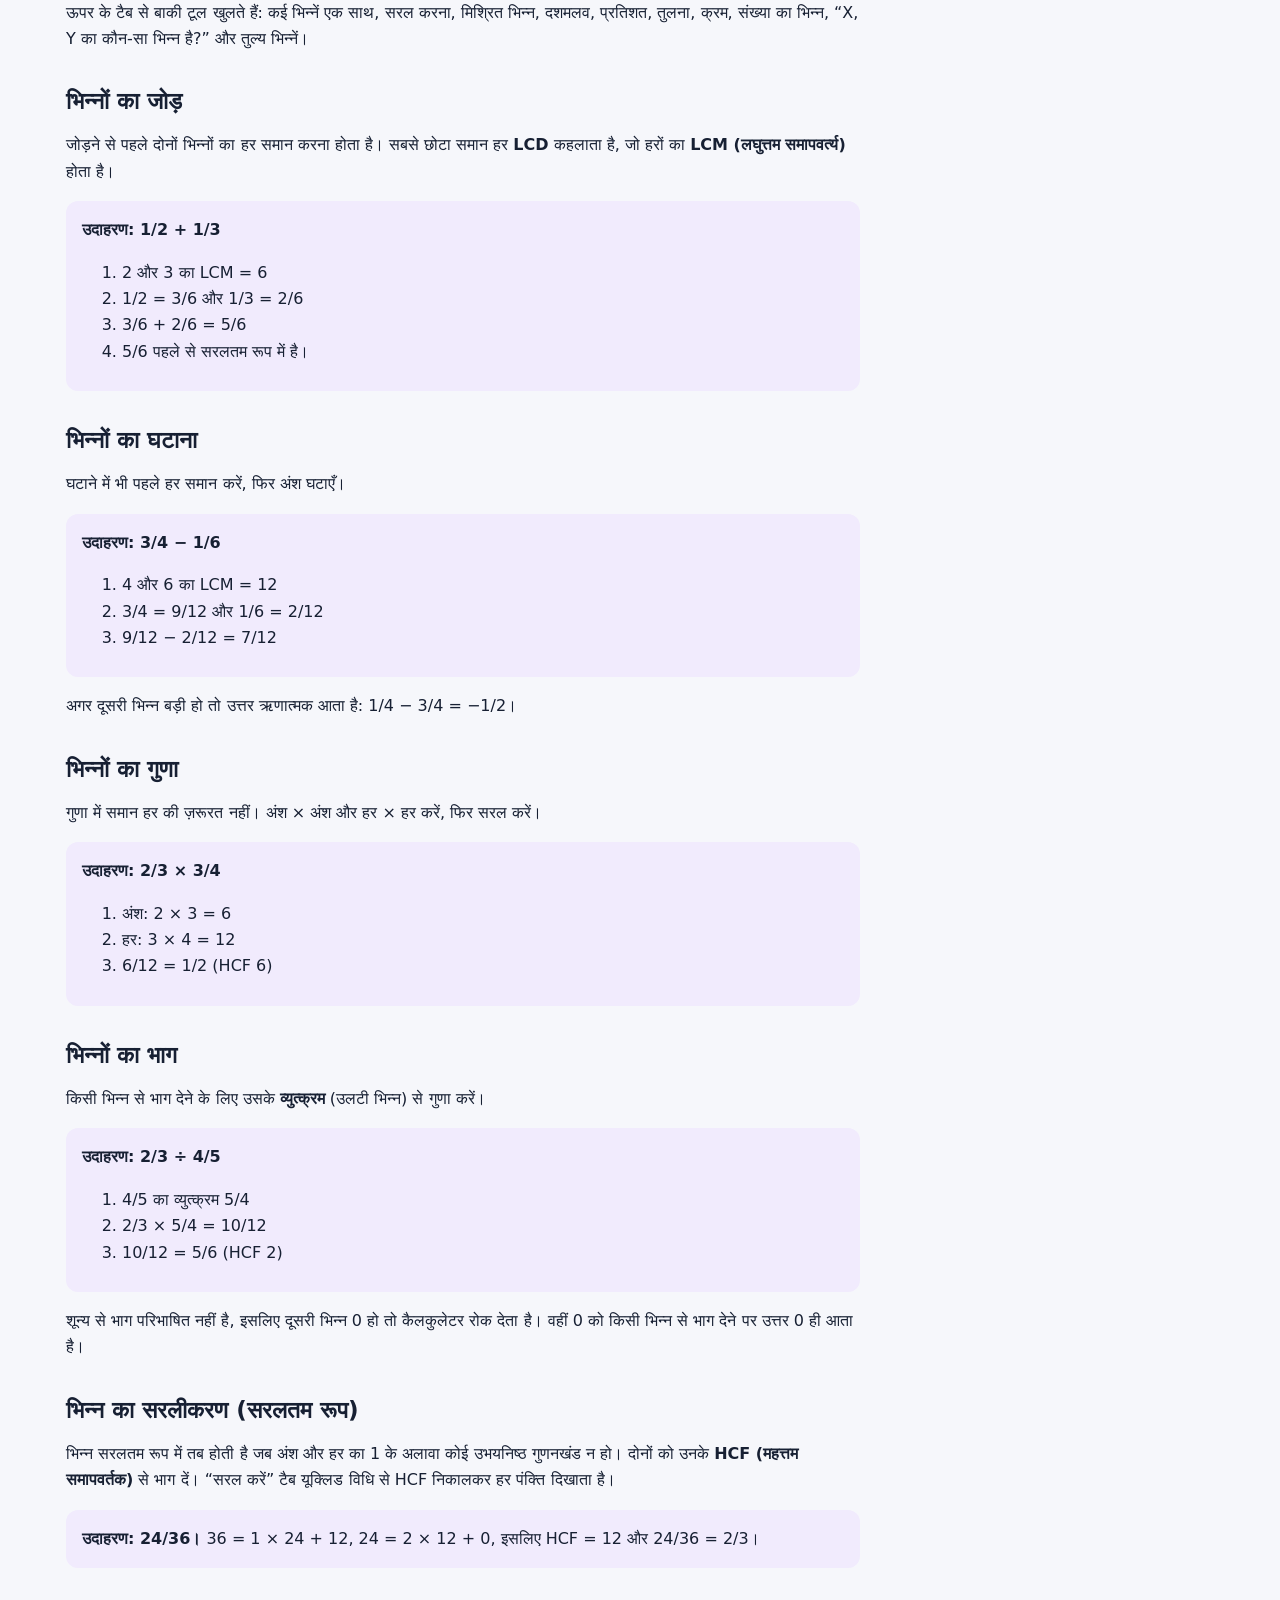
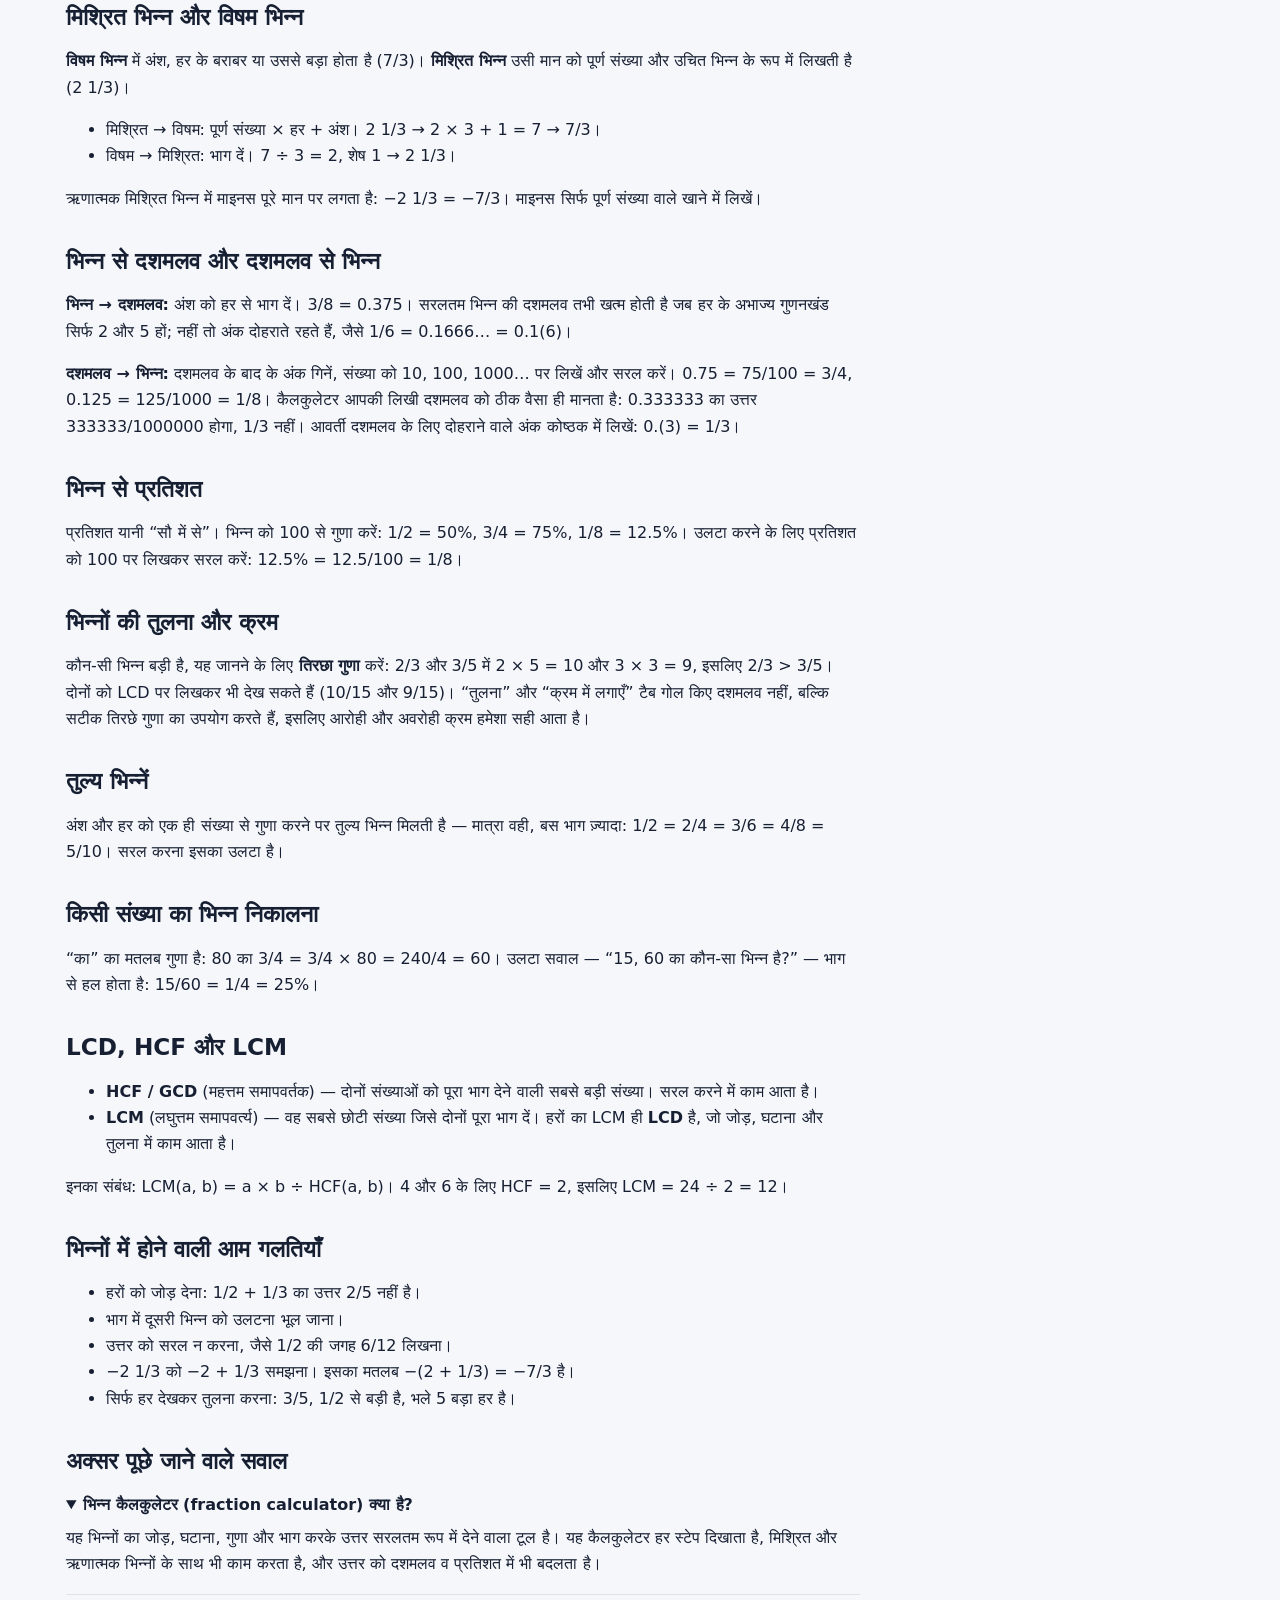
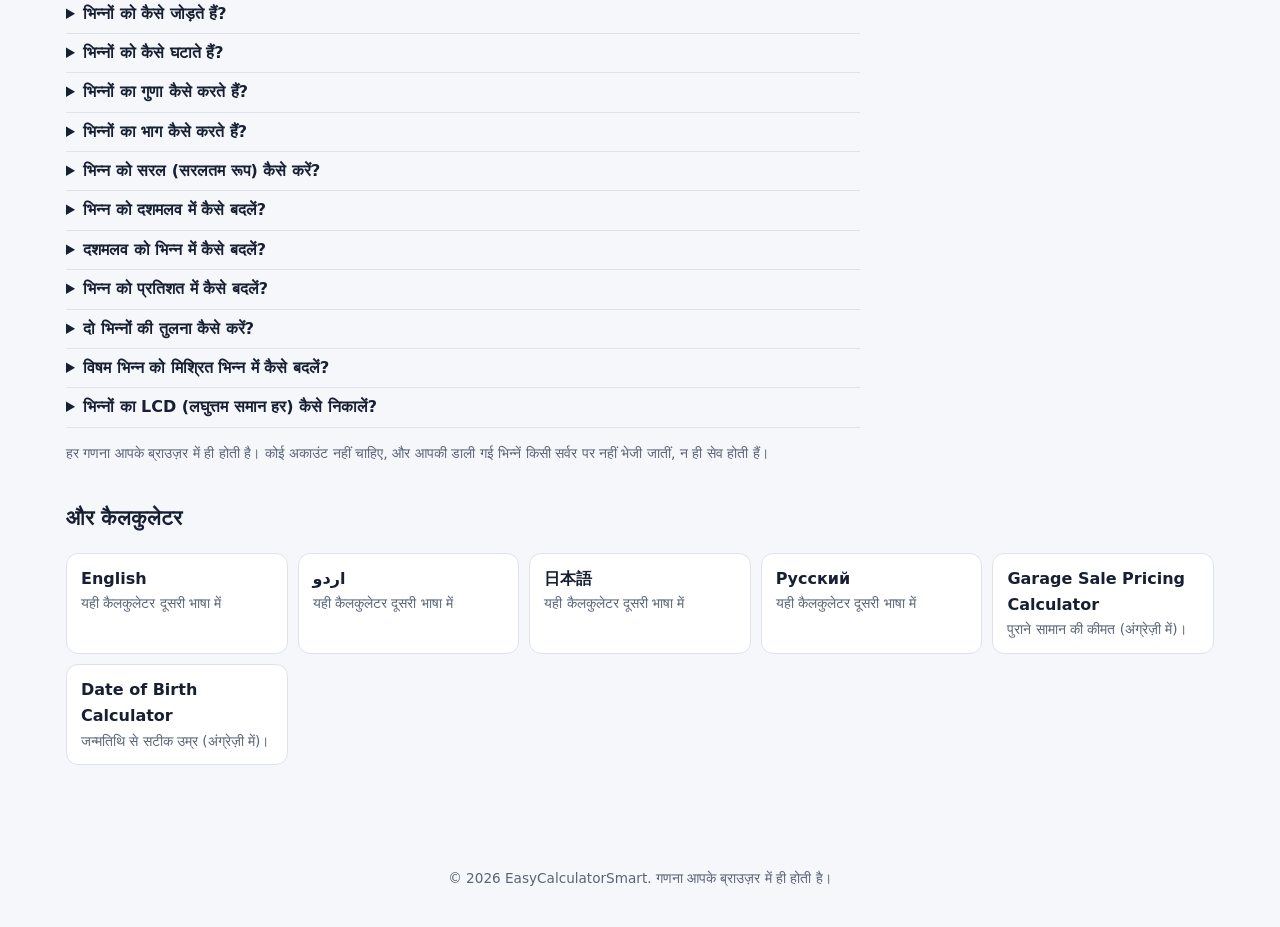
<file: public/hi/fraction-calculator/index.html>
<!doctype html>
<html lang="hi" dir="ltr">
<head>
<meta charset="utf-8">
<meta name="viewport" content="width=device-width, initial-scale=1">
<title>भिन्न कैलकुलेटर (Fraction Calculator) — स्टेप-बाय-स्टेप हल</title>
<meta name="description" content="मुफ़्त भिन्न कैलकुलेटर: भिन्न और मिश्रित भिन्न जोड़ें, घटाएँ, गुणा और भाग करें, भिन्न को सरल करें, दशमलव व प्रतिशत में बदलें, भिन्नों की तुलना करें — हर सवाल का स्टेप-बाय-स्टेप हल।">
<link rel="canonical" href="https://easycalculatorsmart.com/hi/fraction-calculator/">
<link rel="alternate" hreflang="en" href="https://easycalculatorsmart.com/fraction-calculator/">
<link rel="alternate" hreflang="hi" href="https://easycalculatorsmart.com/hi/fraction-calculator/">
<link rel="alternate" hreflang="ur" href="https://easycalculatorsmart.com/ur/fraction-calculator/">
<link rel="alternate" hreflang="ja" href="https://easycalculatorsmart.com/ja/fraction-calculator/">
<link rel="alternate" hreflang="ru" href="https://easycalculatorsmart.com/ru/fraction-calculator/">
<link rel="alternate" hreflang="x-default" href="https://easycalculatorsmart.com/fraction-calculator/">
<meta name="robots" content="index, follow, max-image-preview:large">
<meta name="referrer" content="strict-origin-when-cross-origin">
<meta property="og:type" content="website">
<meta property="og:locale" content="hi_IN">
<meta property="og:title" content="भिन्न कैलकुलेटर (Fraction Calculator) — स्टेप-बाय-स्टेप हल">
<meta property="og:description" content="मुफ़्त भिन्न कैलकुलेटर: भिन्न और मिश्रित भिन्न जोड़ें, घटाएँ, गुणा और भाग करें, भिन्न को सरल करें, दशमलव व प्रतिशत में बदलें, भिन्नों की तुलना करें — हर सवाल का स्टेप-बाय-स्टेप हल।">
<meta property="og:url" content="https://easycalculatorsmart.com/hi/fraction-calculator/">
<meta property="og:site_name" content="EasyCalculatorSmart">
<meta name="twitter:card" content="summary">
<meta name="color-scheme" content="light dark">
<script>try{var t=localStorage.getItem('ecs-theme');if(t)document.documentElement.setAttribute('data-theme',t);}catch(e){}</script>
<link rel="stylesheet" href="/assets/css/fraction.css?v=2026.10.01">
<script type="application/ld+json">{"@context":"https://schema.org","@graph":[{"@type":"WebPage","@id":"https://easycalculatorsmart.com/hi/fraction-calculator/#webpage","url":"https://easycalculatorsmart.com/hi/fraction-calculator/","name":"भिन्न कैलकुलेटर (Fraction Calculator) — स्टेप-बाय-स्टेप हल","description":"मुफ़्त भिन्न कैलकुलेटर: भिन्न और मिश्रित भिन्न जोड़ें, घटाएँ, गुणा और भाग करें, भिन्न को सरल करें, दशमलव व प्रतिशत में बदलें, भिन्नों की तुलना करें — हर सवाल का स्टेप-बाय-स्टेप हल।","dateModified":"2026-10-01","inLanguage":"hi","isPartOf":{"@type":"WebSite","name":"EasyCalculatorSmart","url":"https://easycalculatorsmart.com/"}},{"@type":"WebApplication","name":"भिन्न कैलकुलेटर","url":"https://easycalculatorsmart.com/hi/fraction-calculator/","applicationCategory":"EducationalApplication","operatingSystem":"Any (web browser)","browserRequirements":"Requires JavaScript","offers":{"@type":"Offer","price":"0","priceCurrency":"USD"},"description":"मुफ़्त भिन्न कैलकुलेटर: भिन्न और मिश्रित भिन्न जोड़ें, घटाएँ, गुणा और भाग करें, भिन्न को सरल करें, दशमलव व प्रतिशत में बदलें, भिन्नों की तुलना करें — हर सवाल का स्टेप-बाय-स्टेप हल।","inLanguage":"hi"},{"@type":"BreadcrumbList","itemListElement":[{"@type":"ListItem","position":1,"name":"होम","item":"https://easycalculatorsmart.com/"},{"@type":"ListItem","position":2,"name":"भिन्न कैलकुलेटर","item":"https://easycalculatorsmart.com/hi/fraction-calculator/"}]},{"@type":"FAQPage","mainEntity":[{"@type":"Question","name":"भिन्न कैलकुलेटर (fraction calculator) क्या है?","acceptedAnswer":{"@type":"Answer","text":"यह भिन्नों का जोड़, घटाना, गुणा और भाग करके उत्तर सरलतम रूप में देने वाला टूल है। यह कैलकुलेटर हर स्टेप दिखाता है, मिश्रित और ऋणात्मक भिन्नों के साथ भी काम करता है, और उत्तर को दशमलव व प्रतिशत में भी बदलता है।"}},{"@type":"Question","name":"भिन्नों को कैसे जोड़ते हैं?","acceptedAnswer":{"@type":"Answer","text":"पहले दोनों भिन्नों का हर समान करें (हरों का LCM लें), फिर अंश जोड़ें और हर वही रखें, अंत में सरल करें। 1/2 + 1/3 में LCD 6 है: 3/6 + 2/6 = 5/6।"}},{"@type":"Question","name":"भिन्नों को कैसे घटाते हैं?","acceptedAnswer":{"@type":"Answer","text":"जोड़ की तरह ही, बस अंश घटाएँ: 3/4 − 1/6 में LCD 12 है, इसलिए 9/12 − 2/12 = 7/12।"}},{"@type":"Question","name":"भिन्नों का गुणा कैसे करते हैं?","acceptedAnswer":{"@type":"Answer","text":"अंश को अंश से और हर को हर से गुणा करें, फिर सरल करें: 2/3 × 3/4 = 6/12 = 1/2। इसमें समान हर की ज़रूरत नहीं।"}},{"@type":"Question","name":"भिन्नों का भाग कैसे करते हैं?","acceptedAnswer":{"@type":"Answer","text":"दूसरी भिन्न को उलट दें (व्युत्क्रम लें) और गुणा करें: 2/3 ÷ 4/5 = 2/3 × 5/4 = 10/12 = 5/6। शून्य वाली भिन्न से भाग नहीं हो सकता।"}},{"@type":"Question","name":"भिन्न को सरल (सरलतम रूप) कैसे करें?","acceptedAnswer":{"@type":"Answer","text":"अंश और हर को उनके महत्तम समापवर्तक (HCF/GCD) से भाग दें। 24/36 का HCF 12 है, इसलिए 24/36 = 2/3।"}},{"@type":"Question","name":"भिन्न को दशमलव में कैसे बदलें?","acceptedAnswer":{"@type":"Answer","text":"अंश को हर से भाग दें: 3/8 = 0.375। अगर सरलतम भिन्न के हर में 2 और 5 के अलावा कोई अभाज्य गुणनखंड है, तो दशमलव आवर्ती होगी, जैसे 1/3 = 0.333…"}},{"@type":"Question","name":"दशमलव को भिन्न में कैसे बदलें?","acceptedAnswer":{"@type":"Answer","text":"दशमलव के बाद जितने अंक हों, उतने शून्य वाले 10, 100, 1000 पर अंक लिखें और सरल करें: 0.75 = 75/100 = 3/4।"}},{"@type":"Question","name":"भिन्न को प्रतिशत में कैसे बदलें?","acceptedAnswer":{"@type":"Answer","text":"भिन्न को 100 से गुणा करें: 3/4 × 100 = 75%, और 1/8 × 100 = 12.5%।"}},{"@type":"Question","name":"दो भिन्नों की तुलना कैसे करें?","acceptedAnswer":{"@type":"Answer","text":"तिरछा गुणा करें। 2/3 और 3/5 के लिए: 2 × 5 = 10 और 3 × 3 = 9; 10 बड़ा है, इसलिए 2/3 \u003E 3/5।"}},{"@type":"Question","name":"विषम भिन्न को मिश्रित भिन्न में कैसे बदलें?","acceptedAnswer":{"@type":"Answer","text":"अंश को हर से भाग दें। भागफल पूर्ण संख्या बनता है और शेषफल हर के ऊपर जाता है: 7/3 = 2 शेष 1 = 2 1/3।"}},{"@type":"Question","name":"भिन्नों का LCD (लघुत्तम समान हर) कैसे निकालें?","acceptedAnswer":{"@type":"Answer","text":"LCD हरों का लघुत्तम समापवर्त्य (LCM) होता है। 4 और 6 का LCM 12 है, इसलिए 3/4 और 1/6 का LCD 12 है।"}}]}]}</script>
</head>
<body class="fr-body">
<a class="fr-skip" href="#fr-calc">कैलकुलेटर पर जाएँ</a>
<header class="fr-topbar">
  <a class="fr-brand" href="/">EasyCalculatorSmart</a>
  <div class="fr-top-right">
    <nav class="fr-langs" aria-label="भाषा">
      <ul>
                <li><a href="/fraction-calculator/" hreflang="en" lang="en">English</a></li>
                <li><a href="/hi/fraction-calculator/" hreflang="hi" lang="hi" aria-current="page">हिन्दी</a></li>
                <li><a href="/ur/fraction-calculator/" hreflang="ur" lang="ur">اردو</a></li>
                <li><a href="/ja/fraction-calculator/" hreflang="ja" lang="ja">日本語</a></li>
                <li><a href="/ru/fraction-calculator/" hreflang="ru" lang="ru">Русский</a></li>
              </ul>
    </nav>
    <button type="button" class="fr-theme" data-fr-theme aria-label="डार्क या लाइट थीम बदलें">
      <svg viewBox="0 0 24 24" aria-hidden="true"><path d="M12 3a9 9 0 1 0 9 9 7 7 0 0 1-9-9z"/></svg>
    </button>
  </div>
</header>

<main class="fr">
  <nav class="fr-crumbs" aria-label="Breadcrumb">
    <ol>
      <li><a href="/">होम</a></li>
      <li aria-current="page">भिन्न कैलकुलेटर</li>
    </ol>
  </nav>

  <section class="fr-hero">
    <div class="fr-hero-icon" aria-hidden="true"><span>a</span><i></i><span>b</span></div>
    <div>
      <p class="fr-kicker">Fraction Calculator · हल सहित</p>
      <h1>भिन्न कैलकुलेटर</h1>
      <p class="fr-lead">भिन्न, मिश्रित भिन्न और पूर्ण संख्याओं का जोड़, घटाना, गुणा और भाग करें। हर उत्तर सटीक, सरलतम रूप में और स्टेप-बाय-स्टेप हल के साथ मिलता है। साथ में भिन्न सरल करना, दशमलव और प्रतिशत में बदलना, तुलना करना और किसी संख्या का भिन्न निकालना भी।</p>
      <ul class="fr-badges">
        <li>सटीक उत्तर</li><li>पूरा हल</li><li>मिश्रित भिन्न</li><li>मुफ़्त, बिना लॉग-इन</li>      </ul>
    </div>
  </section>

  <section class="fr-calc" id="fr-calc" aria-labelledby="fr-calc-h">
  <h2 id="fr-calc-h" class="fr-sr">कैलकुलेटर</h2>

  <div class="fr-tabs" role="tablist" aria-label="कैलकुलेटर के प्रकार">
        <button type="button" role="tab" id="fr-tab-calc" aria-controls="fr-panel-calc" aria-selected="true" tabindex="0" data-fr-tab="calc">भिन्न कैलकुलेटर</button>
        <button type="button" role="tab" id="fr-tab-multi" aria-controls="fr-panel-multi" aria-selected="false" tabindex="-1" data-fr-tab="multi">कई भिन्नें</button>
        <button type="button" role="tab" id="fr-tab-simplify" aria-controls="fr-panel-simplify" aria-selected="false" tabindex="-1" data-fr-tab="simplify">सरल करें</button>
        <button type="button" role="tab" id="fr-tab-mixed" aria-controls="fr-panel-mixed" aria-selected="false" tabindex="-1" data-fr-tab="mixed">मिश्रित भिन्न</button>
        <button type="button" role="tab" id="fr-tab-decimal" aria-controls="fr-panel-decimal" aria-selected="false" tabindex="-1" data-fr-tab="decimal">दशमलव</button>
        <button type="button" role="tab" id="fr-tab-percent" aria-controls="fr-panel-percent" aria-selected="false" tabindex="-1" data-fr-tab="percent">प्रतिशत</button>
        <button type="button" role="tab" id="fr-tab-compare" aria-controls="fr-panel-compare" aria-selected="false" tabindex="-1" data-fr-tab="compare">तुलना</button>
        <button type="button" role="tab" id="fr-tab-order" aria-controls="fr-panel-order" aria-selected="false" tabindex="-1" data-fr-tab="order">क्रम में लगाएँ</button>
        <button type="button" role="tab" id="fr-tab-of" aria-controls="fr-panel-of" aria-selected="false" tabindex="-1" data-fr-tab="of">संख्या का भिन्न</button>
        <button type="button" role="tab" id="fr-tab-what" aria-controls="fr-panel-what" aria-selected="false" tabindex="-1" data-fr-tab="what">X, Y का कौन-सा भिन्न?</button>
        <button type="button" role="tab" id="fr-tab-equiv" aria-controls="fr-panel-equiv" aria-selected="false" tabindex="-1" data-fr-tab="equiv">तुल्य भिन्न</button>
      </div>

  <div class="fr-grid">
    <div class="fr-panels">

      <form class="fr-panel" id="fr-panel-calc" role="tabpanel" aria-labelledby="fr-tab-calc" data-fr-panel="calc" novalidate>
        <div class="fr-eq">
              <fieldset class="fr-in" data-fr-frac="calc-a">
      <legend>पहली भिन्न</legend>
      <div class="fr-in-row" dir="ltr">
                <label class="fr-in-whole"><span class="fr-sr">पहली भिन्न — पूर्ण संख्या</span>
          <input type="text" inputmode="numeric" autocomplete="off" data-part="w" placeholder="पूर्ण" value=""></label>
                <span class="fr-in-stack">
          <label><span class="fr-sr">पहली भिन्न — अंश</span>
            <input type="text" inputmode="numeric" autocomplete="off" data-part="n" placeholder="अंश" value="1"></label>
          <span class="fr-in-bar" aria-hidden="true"></span>
          <label><span class="fr-sr">पहली भिन्न — हर</span>
            <input type="text" inputmode="numeric" autocomplete="off" data-part="d" placeholder="हर" value="2"></label>
        </span>
      </div>
    </fieldset>
                  <div class="fr-ops" role="radiogroup" aria-label="संक्रिया">
            <label class="fr-op"><input type="radio" name="fr-calc-op" value="+" checked><span aria-hidden="true">+</span><span class="fr-sr">जोड़</span></label>
            <label class="fr-op"><input type="radio" name="fr-calc-op" value="-"><span aria-hidden="true">−</span><span class="fr-sr">घटाना</span></label>
            <label class="fr-op"><input type="radio" name="fr-calc-op" value="*"><span aria-hidden="true">×</span><span class="fr-sr">गुणा</span></label>
            <label class="fr-op"><input type="radio" name="fr-calc-op" value="/"><span aria-hidden="true">÷</span><span class="fr-sr">भाग</span></label>
          </div>
                  <fieldset class="fr-in" data-fr-frac="calc-b">
      <legend>दूसरी भिन्न</legend>
      <div class="fr-in-row" dir="ltr">
                <label class="fr-in-whole"><span class="fr-sr">दूसरी भिन्न — पूर्ण संख्या</span>
          <input type="text" inputmode="numeric" autocomplete="off" data-part="w" placeholder="पूर्ण" value=""></label>
                <span class="fr-in-stack">
          <label><span class="fr-sr">दूसरी भिन्न — अंश</span>
            <input type="text" inputmode="numeric" autocomplete="off" data-part="n" placeholder="अंश" value="1"></label>
          <span class="fr-in-bar" aria-hidden="true"></span>
          <label><span class="fr-sr">दूसरी भिन्न — हर</span>
            <input type="text" inputmode="numeric" autocomplete="off" data-part="d" placeholder="हर" value="3"></label>
        </span>
      </div>
    </fieldset>
            </div>
        <div class="fr-actions"><button type="submit" class="fr-btn fr-btn--go">हल करें</button><button type="button" class="fr-btn fr-btn--ghost" data-fr-reset>रीसेट</button></div>
      </form>

      <form class="fr-panel" id="fr-panel-multi" role="tabpanel" aria-labelledby="fr-tab-multi" data-fr-panel="multi" hidden novalidate>
        <p class="fr-hint">अधिकतम 10 भिन्नें डालें। गुणा और भाग पहले, फिर जोड़ और घटाना होता है।</p>
        <ol class="fr-rows" data-fr-rows="multi"></ol>
        <div class="fr-actions">
          <button type="button" class="fr-btn fr-btn--ghost" data-fr-add="multi">+ भिन्न जोड़ें</button>
          <button type="submit" class="fr-btn fr-btn--go">हल करें</button><button type="button" class="fr-btn fr-btn--ghost" data-fr-reset>रीसेट</button>
        </div>
      </form>

      <form class="fr-panel" id="fr-panel-simplify" role="tabpanel" aria-labelledby="fr-tab-simplify" data-fr-panel="simplify" hidden novalidate>
            <fieldset class="fr-in" data-fr-frac="simplify-a">
      <legend>सरल करें</legend>
      <div class="fr-in-row" dir="ltr">
                <span class="fr-in-stack">
          <label><span class="fr-sr">सरल करें — अंश</span>
            <input type="text" inputmode="numeric" autocomplete="off" data-part="n" placeholder="अंश" value="24"></label>
          <span class="fr-in-bar" aria-hidden="true"></span>
          <label><span class="fr-sr">सरल करें — हर</span>
            <input type="text" inputmode="numeric" autocomplete="off" data-part="d" placeholder="हर" value="36"></label>
        </span>
      </div>
    </fieldset>
            <div class="fr-actions"><button type="submit" class="fr-btn fr-btn--go">हल करें</button><button type="button" class="fr-btn fr-btn--ghost" data-fr-reset>रीसेट</button></div>
      </form>

      <form class="fr-panel" id="fr-panel-mixed" role="tabpanel" aria-labelledby="fr-tab-mixed" data-fr-panel="mixed" hidden novalidate>
            <div class="fr-dir" role="radiogroup">
            <label class="fr-pill"><input type="radio" name="fr-mixed-dir" value="toImproper" checked><span>मिश्रित → विषम भिन्न</span></label>
            <label class="fr-pill"><input type="radio" name="fr-mixed-dir" value="toMixed"><span>विषम भिन्न → मिश्रित</span></label>
          </div>
                <fieldset class="fr-in" data-fr-frac="mixed-a">
      <legend>भिन्न</legend>
      <div class="fr-in-row" dir="ltr">
                <label class="fr-in-whole"><span class="fr-sr">भिन्न — पूर्ण संख्या</span>
          <input type="text" inputmode="numeric" autocomplete="off" data-part="w" placeholder="पूर्ण" value="2"></label>
                <span class="fr-in-stack">
          <label><span class="fr-sr">भिन्न — अंश</span>
            <input type="text" inputmode="numeric" autocomplete="off" data-part="n" placeholder="अंश" value="1"></label>
          <span class="fr-in-bar" aria-hidden="true"></span>
          <label><span class="fr-sr">भिन्न — हर</span>
            <input type="text" inputmode="numeric" autocomplete="off" data-part="d" placeholder="हर" value="3"></label>
        </span>
      </div>
    </fieldset>
            <div class="fr-actions"><button type="submit" class="fr-btn fr-btn--go">हल करें</button><button type="button" class="fr-btn fr-btn--ghost" data-fr-reset>रीसेट</button></div>
      </form>

      <form class="fr-panel" id="fr-panel-decimal" role="tabpanel" aria-labelledby="fr-tab-decimal" data-fr-panel="decimal" hidden novalidate>
            <div class="fr-dir" role="radiogroup">
            <label class="fr-pill"><input type="radio" name="fr-decimal-dir" value="toDec" checked><span>भिन्न → दशमलव</span></label>
            <label class="fr-pill"><input type="radio" name="fr-decimal-dir" value="toFrac"><span>दशमलव → भिन्न</span></label>
          </div>
            <div data-fr-show="toDec">    <fieldset class="fr-in" data-fr-frac="decimal-a">
      <legend>भिन्न</legend>
      <div class="fr-in-row" dir="ltr">
                <label class="fr-in-whole"><span class="fr-sr">भिन्न — पूर्ण संख्या</span>
          <input type="text" inputmode="numeric" autocomplete="off" data-part="w" placeholder="पूर्ण" value=""></label>
                <span class="fr-in-stack">
          <label><span class="fr-sr">भिन्न — अंश</span>
            <input type="text" inputmode="numeric" autocomplete="off" data-part="n" placeholder="अंश" value="3"></label>
          <span class="fr-in-bar" aria-hidden="true"></span>
          <label><span class="fr-sr">भिन्न — हर</span>
            <input type="text" inputmode="numeric" autocomplete="off" data-part="d" placeholder="हर" value="8"></label>
        </span>
      </div>
    </fieldset>
    </div>
        <div class="fr-field" data-fr-show="toFrac" hidden>
          <label for="fr-dec-in">दशमलव संख्या</label>
          <input id="fr-dec-in" type="text" inputmode="decimal" autocomplete="off" dir="ltr" data-fr-text="dec" value="0.75" aria-describedby="fr-dec-help">
          <small id="fr-dec-help">0.125 जैसी सीमित दशमलव संख्या सटीक बदलती है। आवर्ती अंक कोष्ठक में लिखें: 0.(3) = 1/3।</small>
        </div>
        <div class="fr-actions"><button type="submit" class="fr-btn fr-btn--go">हल करें</button><button type="button" class="fr-btn fr-btn--ghost" data-fr-reset>रीसेट</button></div>
      </form>

      <form class="fr-panel" id="fr-panel-percent" role="tabpanel" aria-labelledby="fr-tab-percent" data-fr-panel="percent" hidden novalidate>
            <div class="fr-dir" role="radiogroup">
            <label class="fr-pill"><input type="radio" name="fr-percent-dir" value="toPct" checked><span>भिन्न → प्रतिशत</span></label>
            <label class="fr-pill"><input type="radio" name="fr-percent-dir" value="toFrac"><span>प्रतिशत → भिन्न</span></label>
          </div>
            <div data-fr-show="toPct">    <fieldset class="fr-in" data-fr-frac="percent-a">
      <legend>भिन्न</legend>
      <div class="fr-in-row" dir="ltr">
                <label class="fr-in-whole"><span class="fr-sr">भिन्न — पूर्ण संख्या</span>
          <input type="text" inputmode="numeric" autocomplete="off" data-part="w" placeholder="पूर्ण" value=""></label>
                <span class="fr-in-stack">
          <label><span class="fr-sr">भिन्न — अंश</span>
            <input type="text" inputmode="numeric" autocomplete="off" data-part="n" placeholder="अंश" value="3"></label>
          <span class="fr-in-bar" aria-hidden="true"></span>
          <label><span class="fr-sr">भिन्न — हर</span>
            <input type="text" inputmode="numeric" autocomplete="off" data-part="d" placeholder="हर" value="4"></label>
        </span>
      </div>
    </fieldset>
    </div>
        <div class="fr-field" data-fr-show="toFrac" hidden>
          <label for="fr-pct-in">प्रतिशत (%)</label>
          <input id="fr-pct-in" type="text" inputmode="decimal" autocomplete="off" dir="ltr" data-fr-text="pct" value="12.5">
        </div>
        <div class="fr-actions"><button type="submit" class="fr-btn fr-btn--go">हल करें</button><button type="button" class="fr-btn fr-btn--ghost" data-fr-reset>रीसेट</button></div>
      </form>

      <form class="fr-panel" id="fr-panel-compare" role="tabpanel" aria-labelledby="fr-tab-compare" data-fr-panel="compare" hidden novalidate>
        <div class="fr-eq">
              <fieldset class="fr-in" data-fr-frac="compare-a">
      <legend>पहली भिन्न</legend>
      <div class="fr-in-row" dir="ltr">
                <label class="fr-in-whole"><span class="fr-sr">पहली भिन्न — पूर्ण संख्या</span>
          <input type="text" inputmode="numeric" autocomplete="off" data-part="w" placeholder="पूर्ण" value=""></label>
                <span class="fr-in-stack">
          <label><span class="fr-sr">पहली भिन्न — अंश</span>
            <input type="text" inputmode="numeric" autocomplete="off" data-part="n" placeholder="अंश" value="2"></label>
          <span class="fr-in-bar" aria-hidden="true"></span>
          <label><span class="fr-sr">पहली भिन्न — हर</span>
            <input type="text" inputmode="numeric" autocomplete="off" data-part="d" placeholder="हर" value="3"></label>
        </span>
      </div>
    </fieldset>
              <span class="fr-vs" aria-hidden="true">?</span>
              <fieldset class="fr-in" data-fr-frac="compare-b">
      <legend>दूसरी भिन्न</legend>
      <div class="fr-in-row" dir="ltr">
                <label class="fr-in-whole"><span class="fr-sr">दूसरी भिन्न — पूर्ण संख्या</span>
          <input type="text" inputmode="numeric" autocomplete="off" data-part="w" placeholder="पूर्ण" value=""></label>
                <span class="fr-in-stack">
          <label><span class="fr-sr">दूसरी भिन्न — अंश</span>
            <input type="text" inputmode="numeric" autocomplete="off" data-part="n" placeholder="अंश" value="3"></label>
          <span class="fr-in-bar" aria-hidden="true"></span>
          <label><span class="fr-sr">दूसरी भिन्न — हर</span>
            <input type="text" inputmode="numeric" autocomplete="off" data-part="d" placeholder="हर" value="5"></label>
        </span>
      </div>
    </fieldset>
            </div>
        <div class="fr-actions"><button type="submit" class="fr-btn fr-btn--go">हल करें</button><button type="button" class="fr-btn fr-btn--ghost" data-fr-reset>रीसेट</button></div>
      </form>

      <form class="fr-panel" id="fr-panel-order" role="tabpanel" aria-labelledby="fr-tab-order" data-fr-panel="order" hidden novalidate>
        <p class="fr-hint">3 से 10 भिन्नें, मिश्रित भिन्न या पूर्ण संख्याएँ डालें।</p>
        <ol class="fr-rows fr-rows--order" data-fr-rows="order"></ol>
        <div class="fr-actions">
          <button type="button" class="fr-btn fr-btn--ghost" data-fr-add="order">+ भिन्न जोड़ें</button>
          <button type="submit" class="fr-btn fr-btn--go">हल करें</button><button type="button" class="fr-btn fr-btn--ghost" data-fr-reset>रीसेट</button>
        </div>
      </form>

      <form class="fr-panel" id="fr-panel-of" role="tabpanel" aria-labelledby="fr-tab-of" data-fr-panel="of" hidden novalidate>
        <div class="fr-eq">
              <fieldset class="fr-in" data-fr-frac="of-a">
      <legend>भिन्न</legend>
      <div class="fr-in-row" dir="ltr">
                <label class="fr-in-whole"><span class="fr-sr">भिन्न — पूर्ण संख्या</span>
          <input type="text" inputmode="numeric" autocomplete="off" data-part="w" placeholder="पूर्ण" value=""></label>
                <span class="fr-in-stack">
          <label><span class="fr-sr">भिन्न — अंश</span>
            <input type="text" inputmode="numeric" autocomplete="off" data-part="n" placeholder="अंश" value="3"></label>
          <span class="fr-in-bar" aria-hidden="true"></span>
          <label><span class="fr-sr">भिन्न — हर</span>
            <input type="text" inputmode="numeric" autocomplete="off" data-part="d" placeholder="हर" value="4"></label>
        </span>
      </div>
    </fieldset>
              <span class="fr-word">का</span>
          <div class="fr-field fr-field--num">
            <label for="fr-of-x">संख्या</label>
            <input id="fr-of-x" type="text" inputmode="decimal" autocomplete="off" dir="ltr" data-fr-text="ofx" value="80">
          </div>
        </div>
        <div class="fr-actions"><button type="submit" class="fr-btn fr-btn--go">हल करें</button><button type="button" class="fr-btn fr-btn--ghost" data-fr-reset>रीसेट</button></div>
      </form>

      <form class="fr-panel" id="fr-panel-what" role="tabpanel" aria-labelledby="fr-tab-what" data-fr-panel="what" hidden novalidate>
        <div class="fr-eq">
          <div class="fr-field fr-field--num"><label for="fr-what-x">X (भाग)</label>
            <input id="fr-what-x" type="text" inputmode="decimal" autocomplete="off" dir="ltr" data-fr-text="wx" value="15"></div>
          <span class="fr-word">किस भिन्न के बराबर है</span>
          <div class="fr-field fr-field--num"><label for="fr-what-y">Y (पूरा)</label>
            <input id="fr-what-y" type="text" inputmode="decimal" autocomplete="off" dir="ltr" data-fr-text="wy" value="60"></div>
        </div>
        <div class="fr-actions"><button type="submit" class="fr-btn fr-btn--go">हल करें</button><button type="button" class="fr-btn fr-btn--ghost" data-fr-reset>रीसेट</button></div>
      </form>

      <form class="fr-panel" id="fr-panel-equiv" role="tabpanel" aria-labelledby="fr-tab-equiv" data-fr-panel="equiv" hidden novalidate>
        <div class="fr-eq">
              <fieldset class="fr-in" data-fr-frac="equiv-a">
      <legend>भिन्न</legend>
      <div class="fr-in-row" dir="ltr">
                <span class="fr-in-stack">
          <label><span class="fr-sr">भिन्न — अंश</span>
            <input type="text" inputmode="numeric" autocomplete="off" data-part="n" placeholder="अंश" value="1"></label>
          <span class="fr-in-bar" aria-hidden="true"></span>
          <label><span class="fr-sr">भिन्न — हर</span>
            <input type="text" inputmode="numeric" autocomplete="off" data-part="d" placeholder="हर" value="2"></label>
        </span>
      </div>
    </fieldset>
              <div class="fr-field fr-field--num"><label for="fr-eq-start">गुणक शुरू</label>
            <input id="fr-eq-start" type="text" inputmode="numeric" autocomplete="off" dir="ltr" data-fr-text="eqs" value="1"></div>
          <div class="fr-field fr-field--num"><label for="fr-eq-count">कितने</label>
            <select id="fr-eq-count" data-fr-text="eqc"><option>5</option><option selected>10</option><option>15</option><option>20</option></select></div>
        </div>
        <div class="fr-actions"><button type="submit" class="fr-btn fr-btn--go">हल करें</button><button type="button" class="fr-btn fr-btn--ghost" data-fr-reset>रीसेट</button></div>
      </form>

      <div class="fr-settings">
        <label for="fr-digits">दशमलव के बाद अंक</label>
        <select id="fr-digits" data-fr-digits>
          <option value="2">2</option><option value="4">4</option><option value="6" selected>6</option><option value="8">8</option><option value="10">10</option><option value="12">12</option>        </select>
      </div>

      <div class="fr-examples">
        <h3 class="fr-h3">उदाहरण आज़माएँ</h3>
        <div class="fr-chips" data-fr-examples></div>
      </div>
    </div>

    <div class="fr-out" aria-labelledby="fr-out-h">
      <h3 id="fr-out-h" class="fr-h3">उत्तर</h3>
      <div class="fr-error" role="alert" data-fr-error hidden></div>
      <div class="fr-sr" aria-live="polite" data-fr-announce></div>
      <div class="fr-result" data-fr-result>
        <p class="fr-expr" data-fr-expr dir="ltr"></p>
        <div class="fr-main" data-fr-main></div>
        <dl class="fr-forms" data-fr-forms></dl>
        <div class="fr-extra" data-fr-extra></div>
        <figure class="fr-visual" data-fr-visual hidden><div class="fr-bars" data-fr-bars aria-hidden="true"></div><figcaption data-fr-vcap></figcaption></figure>
        <details class="fr-steps" open>
          <summary>स्टेप-बाय-स्टेप हल</summary>
          <ol data-fr-steps></ol>
        </details>
        <div class="fr-share">
          <button type="button" class="fr-btn" data-fr-copy>उत्तर कॉपी करें</button>
          <button type="button" class="fr-btn fr-btn--ghost" data-fr-copy-steps>हल कॉपी करें</button>
          <button type="button" class="fr-btn fr-btn--ghost" data-fr-share>शेयर करें</button>
          <button type="button" class="fr-btn fr-btn--ghost" data-fr-print>प्रिंट</button>
        </div>
      </div>
    </div>
  </div>
</section>

  <article class="fr-article">
    <section aria-labelledby="a-intro">
  <h2 id="a-intro">भिन्न क्या है और यह कैलकुलेटर कैसे मदद करता है</h2>
  <p>भिन्न के दो भाग होते हैं: ऊपर का <strong>अंश</strong> बताता है कि हमारे पास कितने भाग हैं, और नीचे का <strong>हर</strong> बताता है कि एक पूरी चीज़ कितने बराबर भागों में बँटी है। यह कैलकुलेटर उचित भिन्न (3/4), विषम भिन्न (7/4), मिश्रित भिन्न (2 1/3), पूर्ण संख्याओं और ऋणात्मक भिन्नों के साथ काम करता है।</p>
  <p>हर उत्तर सटीक होता है। गणना पूर्ण संख्याओं से होती है, गोल किए गए दशमलव से नहीं, इसलिए 1/3 हमेशा 1/3 ही रहता है। दशमलव सिर्फ दिखाने के लिए है, और दशमलव के बाद कितने अंक दिखें, यह आप चुन सकते हैं।</p>
</section>

<section aria-labelledby="a-use">
  <h2 id="a-use">भिन्न कैलकुलेटर का उपयोग कैसे करें</h2>
  <ol>
    <li>पहली भिन्न लिखें: ऊपर वाले खाने में अंश, नीचे वाले में हर। मिश्रित भिन्न के लिए बाईं ओर पूर्ण संख्या भी लिखें।</li>
    <li><strong>+</strong>, <strong>−</strong>, <strong>×</strong> या <strong>÷</strong> चुनें।</li>
    <li>दूसरी भिन्न लिखें और <strong>हल करें</strong> दबाएँ (या Enter)।</li>
    <li>सरलतम भिन्न, मिश्रित भिन्न, दशमलव और प्रतिशत देखें, और नीचे पूरा हल पढ़ें।</li>
  </ol>
  <p>ऊपर के टैब से बाकी टूल खुलते हैं: कई भिन्नें एक साथ, सरल करना, मिश्रित भिन्न, दशमलव, प्रतिशत, तुलना, क्रम, संख्या का भिन्न, “X, Y का कौन-सा भिन्न है?” और तुल्य भिन्नें।</p>
</section>

<section aria-labelledby="a-add">
  <h2 id="a-add">भिन्नों का जोड़</h2>
  <p>जोड़ने से पहले दोनों भिन्नों का हर समान करना होता है। सबसे छोटा समान हर <strong>LCD</strong> कहलाता है, जो हरों का <strong>LCM (लघुत्तम समापवर्त्य)</strong> होता है।</p>
  <div class="fr-callout"><p><strong>उदाहरण: <span dir="ltr">1/2 + 1/3</span></strong></p><ol>
    <li>2 और 3 का LCM = 6</li><li><span dir="ltr">1/2 = 3/6</span> और <span dir="ltr">1/3 = 2/6</span></li><li><span dir="ltr">3/6 + 2/6 = 5/6</span></li><li>5/6 पहले से सरलतम रूप में है।</li></ol></div>
</section>

<section aria-labelledby="a-sub">
  <h2 id="a-sub">भिन्नों का घटाना</h2>
  <p>घटाने में भी पहले हर समान करें, फिर अंश घटाएँ।</p>
  <div class="fr-callout"><p><strong>उदाहरण: <span dir="ltr">3/4 − 1/6</span></strong></p><ol>
    <li>4 और 6 का LCM = 12</li><li><span dir="ltr">3/4 = 9/12</span> और <span dir="ltr">1/6 = 2/12</span></li><li><span dir="ltr">9/12 − 2/12 = 7/12</span></li></ol></div>
  <p>अगर दूसरी भिन्न बड़ी हो तो उत्तर ऋणात्मक आता है: <span dir="ltr">1/4 − 3/4 = −1/2</span>।</p>
</section>

<section aria-labelledby="a-mul">
  <h2 id="a-mul">भिन्नों का गुणा</h2>
  <p>गुणा में समान हर की ज़रूरत नहीं। अंश × अंश और हर × हर करें, फिर सरल करें।</p>
  <div class="fr-callout"><p><strong>उदाहरण: <span dir="ltr">2/3 × 3/4</span></strong></p><ol>
    <li>अंश: 2 × 3 = 6</li><li>हर: 3 × 4 = 12</li><li><span dir="ltr">6/12 = 1/2</span> (HCF 6)</li></ol></div>
</section>

<section aria-labelledby="a-div">
  <h2 id="a-div">भिन्नों का भाग</h2>
  <p>किसी भिन्न से भाग देने के लिए उसके <strong>व्युत्क्रम</strong> (उलटी भिन्न) से गुणा करें।</p>
  <div class="fr-callout"><p><strong>उदाहरण: <span dir="ltr">2/3 ÷ 4/5</span></strong></p><ol>
    <li>4/5 का व्युत्क्रम 5/4</li><li><span dir="ltr">2/3 × 5/4 = 10/12</span></li><li><span dir="ltr">10/12 = 5/6</span> (HCF 2)</li></ol></div>
  <p>शून्य से भाग परिभाषित नहीं है, इसलिए दूसरी भिन्न 0 हो तो कैलकुलेटर रोक देता है। वहीं 0 को किसी भिन्न से भाग देने पर उत्तर 0 ही आता है।</p>
</section>

<section aria-labelledby="a-simp">
  <h2 id="a-simp">भिन्न का सरलीकरण (सरलतम रूप)</h2>
  <p>भिन्न सरलतम रूप में तब होती है जब अंश और हर का 1 के अलावा कोई उभयनिष्ठ गुणनखंड न हो। दोनों को उनके <strong>HCF (महत्तम समापवर्तक)</strong> से भाग दें। “सरल करें” टैब यूक्लिड विधि से HCF निकालकर हर पंक्ति दिखाता है।</p>
  <div class="fr-callout"><p><strong>उदाहरण: 24/36।</strong> 36 = 1 × 24 + 12, 24 = 2 × 12 + 0, इसलिए HCF = 12 और <span dir="ltr">24/36 = 2/3</span>।</p></div>
</section>

<section aria-labelledby="a-mixed">
  <h2 id="a-mixed">मिश्रित भिन्न और विषम भिन्न</h2>
  <p><strong>विषम भिन्न</strong> में अंश, हर के बराबर या उससे बड़ा होता है (7/3)। <strong>मिश्रित भिन्न</strong> उसी मान को पूर्ण संख्या और उचित भिन्न के रूप में लिखती है (2 1/3)।</p>
  <ul>
    <li>मिश्रित → विषम: पूर्ण संख्या × हर + अंश। <span dir="ltr">2 1/3</span> → 2 × 3 + 1 = 7 → 7/3।</li>
    <li>विषम → मिश्रित: भाग दें। 7 ÷ 3 = 2, शेष 1 → <span dir="ltr">2 1/3</span>।</li>
  </ul>
  <p>ऋणात्मक मिश्रित भिन्न में माइनस पूरे मान पर लगता है: <span dir="ltr">−2 1/3 = −7/3</span>। माइनस सिर्फ पूर्ण संख्या वाले खाने में लिखें।</p>
</section>

<section aria-labelledby="a-dec">
  <h2 id="a-dec">भिन्न से दशमलव और दशमलव से भिन्न</h2>
  <p><strong>भिन्न → दशमलव:</strong> अंश को हर से भाग दें। 3/8 = 0.375। सरलतम भिन्न की दशमलव तभी खत्म होती है जब हर के अभाज्य गुणनखंड सिर्फ 2 और 5 हों; नहीं तो अंक दोहराते रहते हैं, जैसे <span dir="ltr">1/6 = 0.1666… = 0.1(6)</span>।</p>
  <p><strong>दशमलव → भिन्न:</strong> दशमलव के बाद के अंक गिनें, संख्या को 10, 100, 1000… पर लिखें और सरल करें। <span dir="ltr">0.75 = 75/100 = 3/4</span>, <span dir="ltr">0.125 = 125/1000 = 1/8</span>। कैलकुलेटर आपकी लिखी दशमलव को ठीक वैसा ही मानता है: 0.333333 का उत्तर 333333/1000000 होगा, 1/3 नहीं। आवर्ती दशमलव के लिए दोहराने वाले अंक कोष्ठक में लिखें: <span dir="ltr">0.(3) = 1/3</span>।</p>
</section>

<section aria-labelledby="a-pct">
  <h2 id="a-pct">भिन्न से प्रतिशत</h2>
  <p>प्रतिशत यानी “सौ में से”। भिन्न को 100 से गुणा करें: <span dir="ltr">1/2 = 50%</span>, <span dir="ltr">3/4 = 75%</span>, <span dir="ltr">1/8 = 12.5%</span>। उलटा करने के लिए प्रतिशत को 100 पर लिखकर सरल करें: <span dir="ltr">12.5% = 12.5/100 = 1/8</span>।</p>
</section>

<section aria-labelledby="a-cmp">
  <h2 id="a-cmp">भिन्नों की तुलना और क्रम</h2>
  <p>कौन-सी भिन्न बड़ी है, यह जानने के लिए <strong>तिरछा गुणा</strong> करें: 2/3 और 3/5 में 2 × 5 = 10 और 3 × 3 = 9, इसलिए <span dir="ltr">2/3 &gt; 3/5</span>। दोनों को LCD पर लिखकर भी देख सकते हैं (10/15 और 9/15)। “तुलना” और “क्रम में लगाएँ” टैब गोल किए दशमलव नहीं, बल्कि सटीक तिरछे गुणा का उपयोग करते हैं, इसलिए आरोही और अवरोही क्रम हमेशा सही आता है।</p>
</section>

<section aria-labelledby="a-eq">
  <h2 id="a-eq">तुल्य भिन्नें</h2>
  <p>अंश और हर को एक ही संख्या से गुणा करने पर तुल्य भिन्न मिलती है — मात्रा वही, बस भाग ज़्यादा: <span dir="ltr">1/2 = 2/4 = 3/6 = 4/8 = 5/10</span>। सरल करना इसका उलटा है।</p>
</section>

<section aria-labelledby="a-of">
  <h2 id="a-of">किसी संख्या का भिन्न निकालना</h2>
  <p>“का” का मतलब गुणा है: <span dir="ltr">80 का 3/4 = 3/4 × 80 = 240/4 = 60</span>। उलटा सवाल — “15, 60 का कौन-सा भिन्न है?” — भाग से हल होता है: <span dir="ltr">15/60 = 1/4 = 25%</span>।</p>
</section>

<section aria-labelledby="a-lcd">
  <h2 id="a-lcd">LCD, HCF और LCM</h2>
  <ul>
    <li><strong>HCF / GCD</strong> (महत्तम समापवर्तक) — दोनों संख्याओं को पूरा भाग देने वाली सबसे बड़ी संख्या। सरल करने में काम आता है।</li>
    <li><strong>LCM</strong> (लघुत्तम समापवर्त्य) — वह सबसे छोटी संख्या जिसे दोनों पूरा भाग दें। हरों का LCM ही <strong>LCD</strong> है, जो जोड़, घटाना और तुलना में काम आता है।</li>
  </ul>
  <p>इनका संबंध: LCM(a, b) = a × b ÷ HCF(a, b)। 4 और 6 के लिए HCF = 2, इसलिए LCM = 24 ÷ 2 = 12।</p>
</section>

<section aria-labelledby="a-mist">
  <h2 id="a-mist">भिन्नों में होने वाली आम गलतियाँ</h2>
  <ul>
    <li>हरों को जोड़ देना: <span dir="ltr">1/2 + 1/3</span> का उत्तर 2/5 नहीं है।</li>
    <li>भाग में दूसरी भिन्न को उलटना भूल जाना।</li>
    <li>उत्तर को सरल न करना, जैसे 1/2 की जगह 6/12 लिखना।</li>
    <li><span dir="ltr">−2 1/3</span> को −2 + 1/3 समझना। इसका मतलब −(2 + 1/3) = −7/3 है।</li>
    <li>सिर्फ हर देखकर तुलना करना: 3/5, 1/2 से बड़ी है, भले 5 बड़ा हर है।</li>
  </ul>
</section>

    <section class="fr-faq" aria-labelledby="fr-faq-h">
      <h2 id="fr-faq-h">अक्सर पूछे जाने वाले सवाल</h2>
            <details open>
        <summary><h3>भिन्न कैलकुलेटर (fraction calculator) क्या है?</h3></summary>
        <p>यह भिन्नों का जोड़, घटाना, गुणा और भाग करके उत्तर सरलतम रूप में देने वाला टूल है। यह कैलकुलेटर हर स्टेप दिखाता है, मिश्रित और ऋणात्मक भिन्नों के साथ भी काम करता है, और उत्तर को दशमलव व प्रतिशत में भी बदलता है।</p>
      </details>
            <details>
        <summary><h3>भिन्नों को कैसे जोड़ते हैं?</h3></summary>
        <p>पहले दोनों भिन्नों का हर समान करें (हरों का LCM लें), फिर अंश जोड़ें और हर वही रखें, अंत में सरल करें। 1/2 + 1/3 में LCD 6 है: 3/6 + 2/6 = 5/6।</p>
      </details>
            <details>
        <summary><h3>भिन्नों को कैसे घटाते हैं?</h3></summary>
        <p>जोड़ की तरह ही, बस अंश घटाएँ: 3/4 − 1/6 में LCD 12 है, इसलिए 9/12 − 2/12 = 7/12।</p>
      </details>
            <details>
        <summary><h3>भिन्नों का गुणा कैसे करते हैं?</h3></summary>
        <p>अंश को अंश से और हर को हर से गुणा करें, फिर सरल करें: 2/3 × 3/4 = 6/12 = 1/2। इसमें समान हर की ज़रूरत नहीं।</p>
      </details>
            <details>
        <summary><h3>भिन्नों का भाग कैसे करते हैं?</h3></summary>
        <p>दूसरी भिन्न को उलट दें (व्युत्क्रम लें) और गुणा करें: 2/3 ÷ 4/5 = 2/3 × 5/4 = 10/12 = 5/6। शून्य वाली भिन्न से भाग नहीं हो सकता।</p>
      </details>
            <details>
        <summary><h3>भिन्न को सरल (सरलतम रूप) कैसे करें?</h3></summary>
        <p>अंश और हर को उनके महत्तम समापवर्तक (HCF/GCD) से भाग दें। 24/36 का HCF 12 है, इसलिए 24/36 = 2/3।</p>
      </details>
            <details>
        <summary><h3>भिन्न को दशमलव में कैसे बदलें?</h3></summary>
        <p>अंश को हर से भाग दें: 3/8 = 0.375। अगर सरलतम भिन्न के हर में 2 और 5 के अलावा कोई अभाज्य गुणनखंड है, तो दशमलव आवर्ती होगी, जैसे 1/3 = 0.333…</p>
      </details>
            <details>
        <summary><h3>दशमलव को भिन्न में कैसे बदलें?</h3></summary>
        <p>दशमलव के बाद जितने अंक हों, उतने शून्य वाले 10, 100, 1000 पर अंक लिखें और सरल करें: 0.75 = 75/100 = 3/4।</p>
      </details>
            <details>
        <summary><h3>भिन्न को प्रतिशत में कैसे बदलें?</h3></summary>
        <p>भिन्न को 100 से गुणा करें: 3/4 × 100 = 75%, और 1/8 × 100 = 12.5%।</p>
      </details>
            <details>
        <summary><h3>दो भिन्नों की तुलना कैसे करें?</h3></summary>
        <p>तिरछा गुणा करें। 2/3 और 3/5 के लिए: 2 × 5 = 10 और 3 × 3 = 9; 10 बड़ा है, इसलिए 2/3 &gt; 3/5।</p>
      </details>
            <details>
        <summary><h3>विषम भिन्न को मिश्रित भिन्न में कैसे बदलें?</h3></summary>
        <p>अंश को हर से भाग दें। भागफल पूर्ण संख्या बनता है और शेषफल हर के ऊपर जाता है: 7/3 = 2 शेष 1 = 2 1/3।</p>
      </details>
            <details>
        <summary><h3>भिन्नों का LCD (लघुत्तम समान हर) कैसे निकालें?</h3></summary>
        <p>LCD हरों का लघुत्तम समापवर्त्य (LCM) होता है। 4 और 6 का LCM 12 है, इसलिए 3/4 और 1/6 का LCD 12 है।</p>
      </details>
          </section>
    <p class="fr-muted">हर गणना आपके ब्राउज़र में ही होती है। कोई अकाउंट नहीं चाहिए, और आपकी डाली गई भिन्नें किसी सर्वर पर नहीं भेजी जातीं, न ही सेव होती हैं।</p>
  </article>

  <aside class="fr-related" aria-labelledby="fr-rel-h">
    <h2 id="fr-rel-h">और कैलकुलेटर</h2>
    <ul>
            <li><a href="/fraction-calculator/" hreflang="en"><strong lang="en">English</strong><span>यही कैलकुलेटर दूसरी भाषा में</span></a></li>
            <li><a href="/ur/fraction-calculator/" hreflang="ur"><strong lang="ur">اردو</strong><span>यही कैलकुलेटर दूसरी भाषा में</span></a></li>
            <li><a href="/ja/fraction-calculator/" hreflang="ja"><strong lang="ja">日本語</strong><span>यही कैलकुलेटर दूसरी भाषा में</span></a></li>
            <li><a href="/ru/fraction-calculator/" hreflang="ru"><strong lang="ru">Русский</strong><span>यही कैलकुलेटर दूसरी भाषा में</span></a></li>
                  <li><a href="/garage-sale-pricing-calculator/"><strong>Garage Sale Pricing Calculator</strong><span>पुराने सामान की कीमत (अंग्रेज़ी में)।</span></a></li>
            <li><a href="/date-of-birth-calculator/"><strong>Date of Birth Calculator</strong><span>जन्मतिथि से सटीक उम्र (अंग्रेज़ी में)।</span></a></li>
          </ul>
  </aside>
</main>

<footer class="fr-footer">
  <p>&copy; 2026 EasyCalculatorSmart. गणना आपके ब्राउज़र में ही होती है।</p>
</footer>

<script type="application/json" id="fr-config">{"digits":[2,4,6,8,10,12],"defaultDigits":6,"maxRows":10,"modes":["calc","multi","simplify","mixed","decimal","percent","compare","order","of","what","equiv"],"examples":[{"mode":"calc","a":"1/2","op":"+","b":"1/3","lbl":null},{"mode":"calc","a":"3/4","op":"-","b":"1/8","lbl":null},{"mode":"calc","a":"2/3","op":"*","b":"5/7","lbl":null},{"mode":"calc","a":"3/4","op":"/","b":"2/5","lbl":null},{"mode":"calc","a":"2 1/3","op":"+","b":"1 1/2","lbl":null},{"mode":"simplify","a":"12/18","lbl":"exSimplify"},{"mode":"mixed","a":"7/4","dir":"toMixed","lbl":"exMixed"},{"mode":"decimal","v":"0.75","dir":"toFrac","lbl":"exDecToFrac"},{"mode":"percent","a":"3/8","dir":"toPct","lbl":"exToPct"},{"mode":"compare","a":"2/3","b":"3/5","lbl":"exCompare"},{"mode":"of","a":"3/4","x":"80","lbl":"exOf"}],"lang":"hi","decimalComma":false,"ui":{"calculator":"कैलकुलेटर","modes":"कैलकुलेटर के प्रकार","skip":"कैलकुलेटर पर जाएँ","language":"भाषा","theme":"डार्क या लाइट थीम बदलें","footer":"गणना आपके ब्राउज़र में ही होती है।","otherLang":"यही कैलकुलेटर दूसरी भाषा में","m_calc":"भिन्न कैलकुलेटर","m_multi":"कई भिन्नें","m_simplify":"सरल करें","m_mixed":"मिश्रित भिन्न","m_decimal":"दशमलव","m_percent":"प्रतिशत","m_compare":"तुलना","m_order":"क्रम में लगाएँ","m_of":"संख्या का भिन्न","m_what":"X, Y का कौन-सा भिन्न?","m_equiv":"तुल्य भिन्न","whole":"पूर्ण संख्या","num":"अंश","den":"हर","wholeShort":"पूर्ण","numShort":"अंश","denShort":"हर","fracA":"पहली भिन्न","fracB":"दूसरी भिन्न","fraction":"भिन्न","fractionN":"भिन्न {i}","operation":"संक्रिया","opAdd":"जोड़","opSub":"घटाना","opMul":"गुणा","opDiv":"भाग","calculate":"हल करें","reset":"रीसेट","addRow":"भिन्न जोड़ें","removeRow":"यह भिन्न हटाएँ","multiHint":"अधिकतम 10 भिन्नें डालें। गुणा और भाग पहले, फिर जोड़ और घटाना होता है।","orderHint":"3 से 10 भिन्नें, मिश्रित भिन्न या पूर्ण संख्याएँ डालें।","dirToImproper":"मिश्रित → विषम भिन्न","dirToMixed":"विषम भिन्न → मिश्रित","dirFracToDec":"भिन्न → दशमलव","dirDecToFrac":"दशमलव → भिन्न","dirFracToPct":"भिन्न → प्रतिशत","dirPctToFrac":"प्रतिशत → भिन्न","decimalInput":"दशमलव संख्या","decHint":"0.125 जैसी सीमित दशमलव संख्या सटीक बदलती है। आवर्ती अंक कोष्ठक में लिखें: 0.(3) = 1/3।","percentInput":"प्रतिशत (%)","number":"संख्या","ofWord":"का","xLabel":"X (भाग)","yLabel":"Y (पूरा)","whatOfWord":"किस भिन्न के बराबर है","multStart":"गुणक शुरू","count":"कितने","digits":"दशमलव के बाद अंक","examples":"उदाहरण आज़माएँ","result":"उत्तर","steps":"स्टेप-बाय-स्टेप हल","exactFraction":"सरलतम भिन्न","mixedNumber":"मिश्रित भिन्न","decimal":"दशमलव","percent":"प्रतिशत","gcd":"HCF / म.स.","lcd":"LCD (लघुत्तम समान हर)","original":"मूल भिन्न","factor":"अंश और हर को इससे भाग दिया","comparison":"तुलना","asc":"आरोही क्रम (छोटे से बड़ा)","desc":"अवरोही क्रम (बड़े से छोटा)","equivList":"तुल्य भिन्नें","repeatingNote":"आवर्ती: {p}","cmpLess":"{a}, {b} से छोटी है।","cmpGreater":"{a}, {b} से बड़ी है।","cmpEqual":"{a} और {b} बराबर हैं।","ofExpr":"{x} का {f}","whatExpr":"{y} में से {x}","copyResult":"उत्तर कॉपी करें","copySteps":"हल कॉपी करें","share":"शेयर करें","print":"प्रिंट","copied":"कॉपी हो गया।","visParts":"{d} बराबर भागों में से {n} भाग रंगे हैं","visMixed":"{w} पूरे और {d} में से {n} भाग","visNeg":"ऋणात्मक मान — आकार दिखाया गया: {v}","visMore":"+ {k} और पूरे","exSimplify":"{f} सरल करें","exMixed":"{f} मिश्रित भिन्न में","exDecToFrac":"{v} को भिन्न में","exToPct":"{f} प्रतिशत में","exCompare":"{a} या {b}","exOf":"{x} का {a}","e_empty":"पहले भिन्न डालें।","e_invalid":"हर खाने में सिर्फ पूर्ण संख्या लिखें, जैसे 3/4 के लिए 3 और 4।","e_zero-den":"हर (नीचे की संख्या) 0 नहीं हो सकता।","e_div-zero":"शून्य से भाग नहीं हो सकता। दूसरी भिन्न बदलें।","e_den-empty":"हर (नीचे की संख्या) डालें।","e_num-empty":"अंश (ऊपर की संख्या) डालें।","e_too-long":"संख्या बहुत लंबी है — अधिकतम 30 अंक।","e_sign-mixed":"ऋणात्मक मिश्रित भिन्न में माइनस सिर्फ पूर्ण संख्या पर लगाएँ (−2 1/3)।","e_ellipsis":"“…” वाली दशमलव सटीक नहीं होती। आवर्ती भाग कोष्ठक में लिखें, जैसे 0.(3)।","e_min-rows":"कम से कम {n} भिन्नें चाहिए।","e_max-rows":"अधिकतम {n} भिन्नें डाल सकते हैं।","e_y-zero":"Y शून्य नहीं हो सकता।","e_mult":"गुणक 1 से 1000 के बीच पूर्ण संख्या होना चाहिए।","e_op":"संक्रिया चुनें।","st_toImproper":"मिश्रित भिन्न {mixed} को विषम भिन्न बनाएँ: {w} × {d} + {n} = {top}, यानी {to}।","st_sameDen":"दोनों के हर पहले से समान ({d}) हैं, इसलिए बदलने की ज़रूरत नहीं।","st_lcd":"{list} का लघुत्तम समापवर्त्य (LCM) निकालें: LCD = {lcd}।","st_convert":"{from} को LCD वाले हर में बदलें: अंश और हर को {k} से गुणा करें → {to}।","st_addNum":"अंशों को जोड़ें, हर वही रखें: {expr} = {sum}, यानी {res}।","st_subNum":"अंशों को घटाएँ, हर वही रखें: {expr} = {sum}, यानी {res}।","st_combine":"LCD पर सभी अंशों को मिलाएँ: {expr} = {sum}, यानी {res}।","st_opStep":"पहले गुणा/भाग: {a} {op} {b} = {r}।","st_reciprocal":"भिन्न से भाग देने का मतलब है उसके व्युत्क्रम से गुणा करना: {from} को उलटकर {to}।","st_mulNum":"अंशों का गुणा: {expr} = {r}।","st_mulDen":"हरों का गुणा: {expr} = {r}।","st_simplify":"{from} को सरल करें: HCF = {g}, अंश और हर को {g} से भाग दें → {to}।","st_lowest":"{f} पहले से सरलतम रूप में है।","st_zero":"अंश 0 है, इसलिए {from} = 0।","st_toMixed":"मिश्रित भिन्न में: {from} = भागफल {q}, शेषफल {r}, हर {d} → {to}।","st_euclid":"यूक्लिड विधि से महत्तम समापवर्तक (HCF) निकालें — HCF = {g}:","st_divideBoth":"अंश और हर को {g} से भाग दें: {n} ÷ {g} = {rn}, {d} ÷ {g} = {rd}।","st_divide":"अंश को हर से भाग दें: {n} ÷ {d} = भागफल {q}, शेषफल {r}।","st_mixedResult":"भागफल पूर्ण संख्या बनता है और शेषफल नया अंश: {res}।","st_decPlaces":"{dec} में दशमलव के बाद {k} अंक हैं, इसलिए इसे {p10} पर लिखें: {frac}।","st_repeatDec":"{dec} में {a} अनावर्ती और {r} आवर्ती अंक हैं; भिन्न रूप में यह {frac} है।","st_longDiv":"अंश को हर से भाग दें: {n} ÷ {d}।","st_terminates":"हर {d} के अभाज्य गुणनखंड सिर्फ 2 और 5 हैं, इसलिए दशमलव सांत (खत्म होने वाली) है।","st_repeats":"हर {d} में 2 और 5 के अलावा भी अभाज्य गुणनखंड है, इसलिए दशमलव अनवसानी आवर्ती है: {period}।","st_over100":"प्रतिशत यानी “100 में से”: {p}% = {frac}।","st_times100":"प्रतिशत के लिए 100 से गुणा करें: {f} × 100 = {r}।","st_pctResult":"इसलिए उत्तर {r}% है।","st_pctApprox":"इसलिए उत्तर {r}% (आवर्ती) है।","st_cross":"{a} और {b} की तुलना के लिए तिरछा गुणा करें: {l} और {r}।","st_lcdCompare":"LCD {lcd} से जाँच: {a} और {b}।","st_less":"पहला गुणनफल छोटा है, इसलिए {a} \u003C {b}।","st_greater":"पहला गुणनफल बड़ा है, इसलिए {a} \u003E {b}।","st_equal":"दोनों गुणनफल बराबर हैं, इसलिए {a} = {b}।","st_orderNums":"समान हर होने पर भिन्नों को उनके अंशों के हिसाब से क्रम में लगाएँ।","st_ofMul":"“का” मतलब गुणा: {f} × {x} = {expr} = {r}।","st_whatFrac":"भाग को पूरे पर लिखें: {x} ÷ {y} = {f}।","st_equivRule":"{f} के अंश और हर को एक ही संख्या से गुणा करने पर तुल्य भिन्नें मिलती हैं।"},"pageUrl":"https://easycalculatorsmart.com/hi/fraction-calculator/"}</script>
<script src="/assets/js/lib/fraction.js?v=2026.10.01" defer></script>
<script src="/assets/js/fraction-ui.js?v=2026.10.01" defer></script>
</body>
</html>
</file>
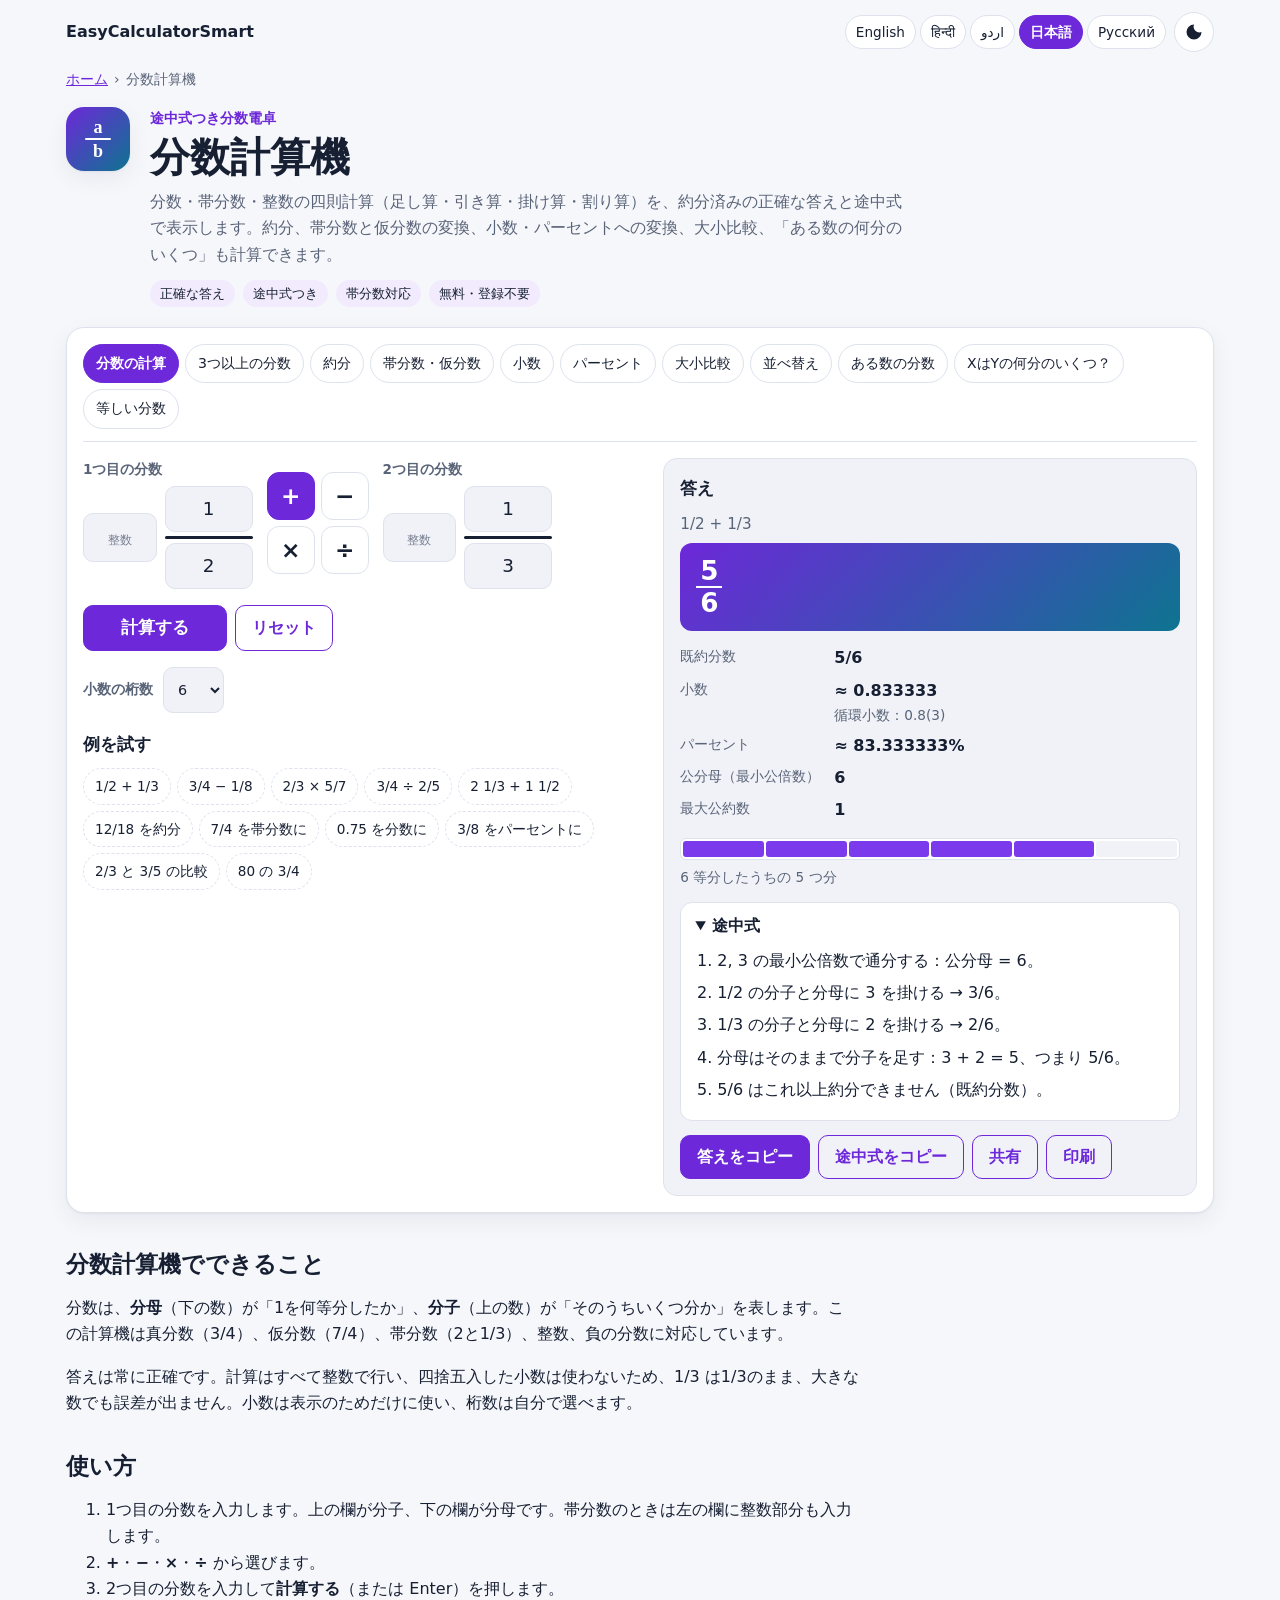
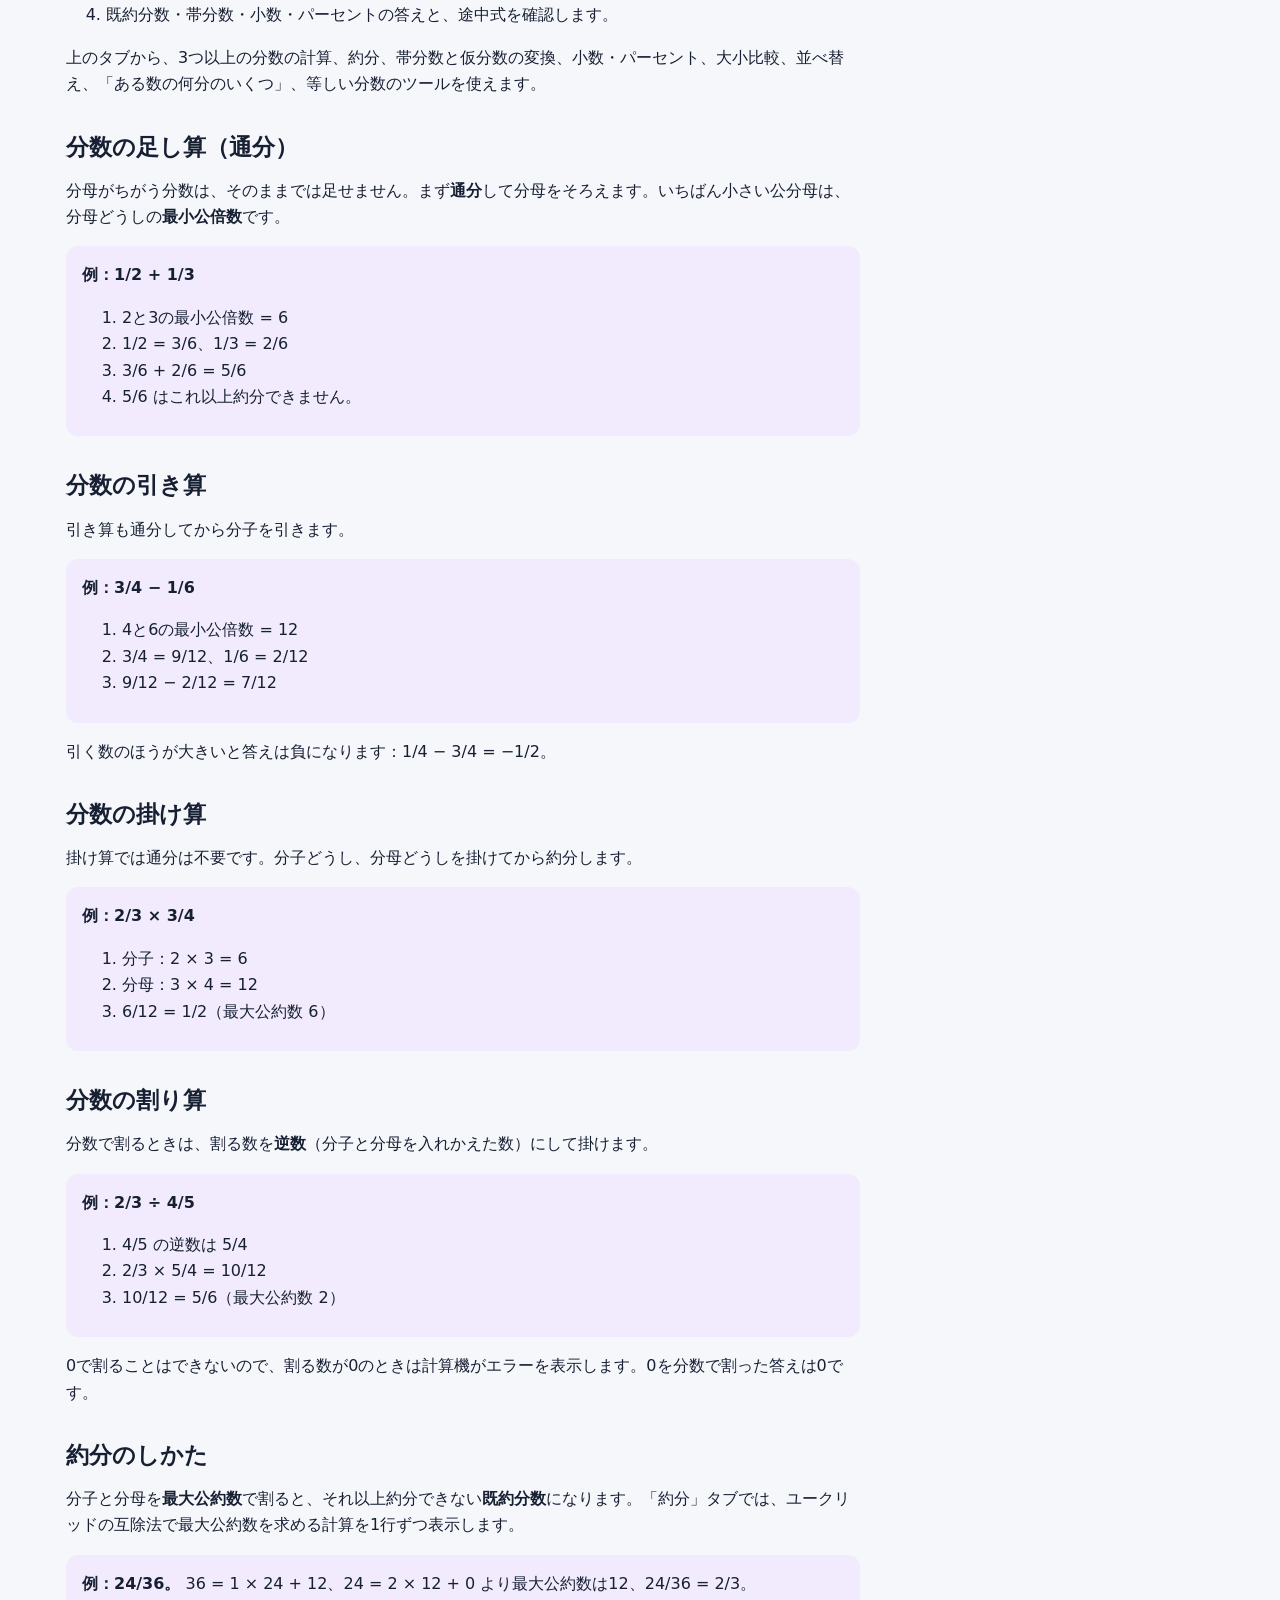
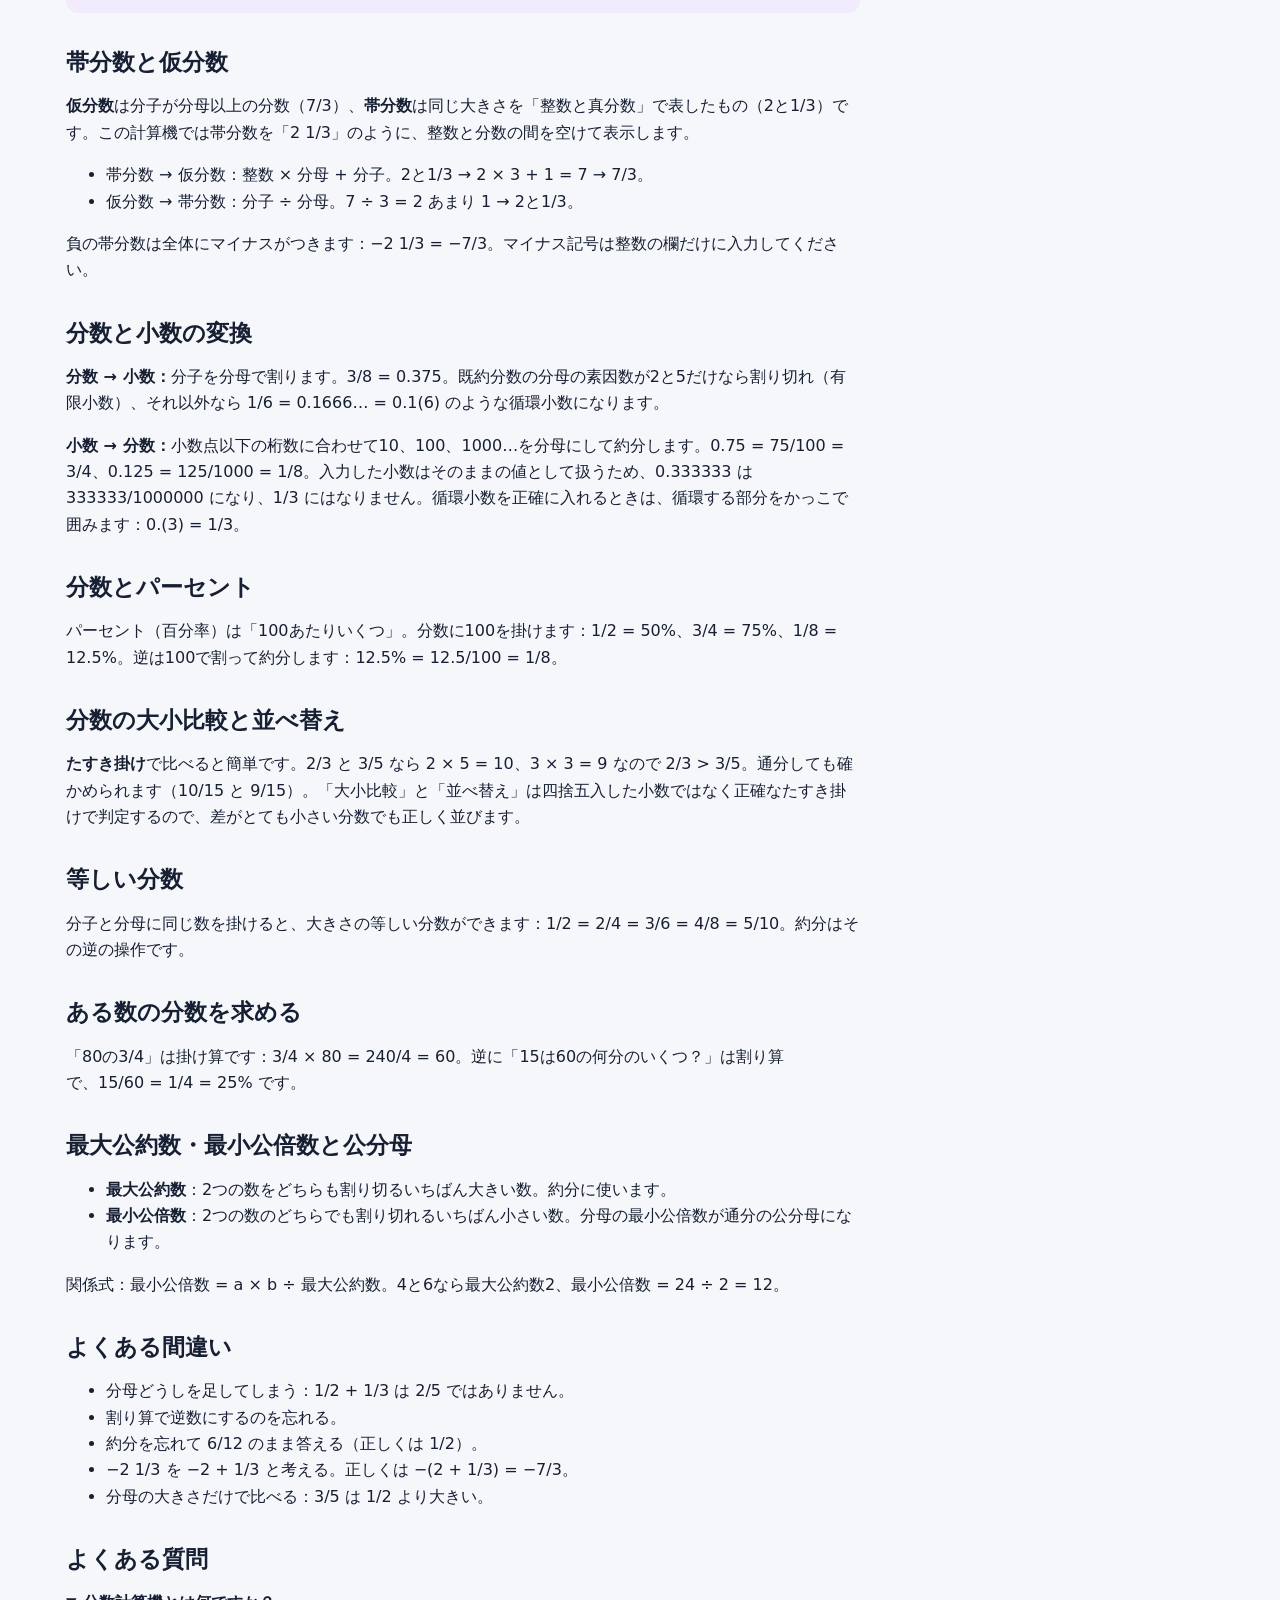
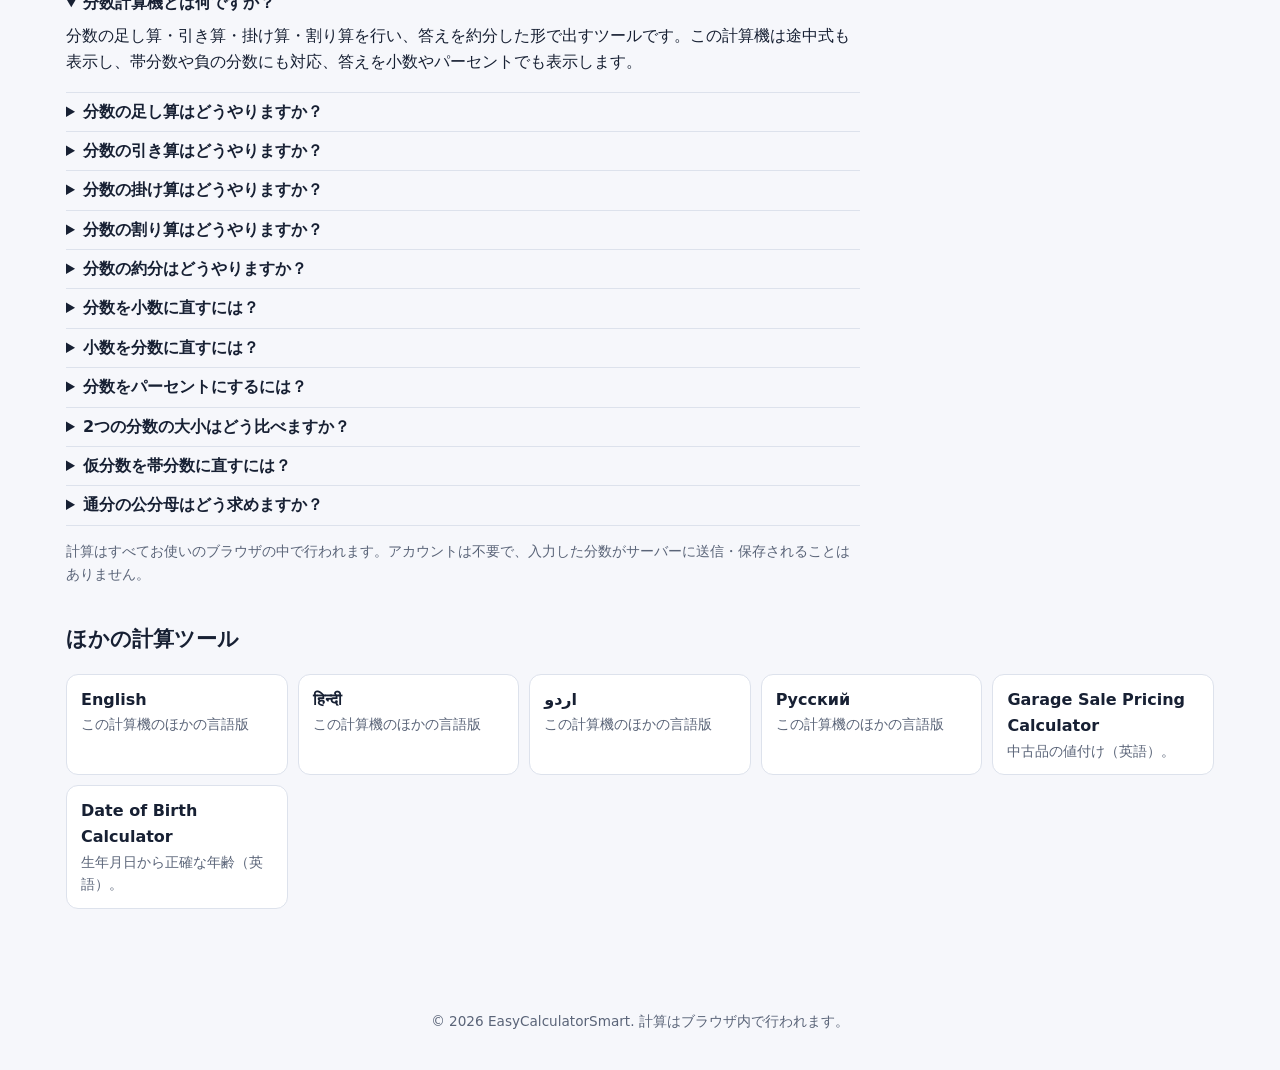
<file: public/ja/fraction-calculator/index.html>
<!doctype html>
<html lang="ja" dir="ltr">
<head>
<meta charset="utf-8">
<meta name="viewport" content="width=device-width, initial-scale=1">
<title>分数計算機（途中式つき）— 足し算・引き算・掛け算・割り算・約分・通分</title>
<meta name="description" content="無料の分数計算機。分数・帯分数の足し算、引き算、掛け算、割り算を途中式つきで計算。約分、通分、帯分数と仮分数の変換、分数と小数・パーセントの変換、分数の大小比較にも対応。">
<link rel="canonical" href="https://easycalculatorsmart.com/ja/fraction-calculator/">
<link rel="alternate" hreflang="en" href="https://easycalculatorsmart.com/fraction-calculator/">
<link rel="alternate" hreflang="hi" href="https://easycalculatorsmart.com/hi/fraction-calculator/">
<link rel="alternate" hreflang="ur" href="https://easycalculatorsmart.com/ur/fraction-calculator/">
<link rel="alternate" hreflang="ja" href="https://easycalculatorsmart.com/ja/fraction-calculator/">
<link rel="alternate" hreflang="ru" href="https://easycalculatorsmart.com/ru/fraction-calculator/">
<link rel="alternate" hreflang="x-default" href="https://easycalculatorsmart.com/fraction-calculator/">
<meta name="robots" content="index, follow, max-image-preview:large">
<meta name="referrer" content="strict-origin-when-cross-origin">
<meta property="og:type" content="website">
<meta property="og:locale" content="ja_JP">
<meta property="og:title" content="分数計算機（途中式つき）— 足し算・引き算・掛け算・割り算・約分・通分">
<meta property="og:description" content="無料の分数計算機。分数・帯分数の足し算、引き算、掛け算、割り算を途中式つきで計算。約分、通分、帯分数と仮分数の変換、分数と小数・パーセントの変換、分数の大小比較にも対応。">
<meta property="og:url" content="https://easycalculatorsmart.com/ja/fraction-calculator/">
<meta property="og:site_name" content="EasyCalculatorSmart">
<meta name="twitter:card" content="summary">
<meta name="color-scheme" content="light dark">
<script>try{var t=localStorage.getItem('ecs-theme');if(t)document.documentElement.setAttribute('data-theme',t);}catch(e){}</script>
<link rel="stylesheet" href="/assets/css/fraction.css?v=2026.10.01">
<script type="application/ld+json">{"@context":"https://schema.org","@graph":[{"@type":"WebPage","@id":"https://easycalculatorsmart.com/ja/fraction-calculator/#webpage","url":"https://easycalculatorsmart.com/ja/fraction-calculator/","name":"分数計算機（途中式つき）— 足し算・引き算・掛け算・割り算・約分・通分","description":"無料の分数計算機。分数・帯分数の足し算、引き算、掛け算、割り算を途中式つきで計算。約分、通分、帯分数と仮分数の変換、分数と小数・パーセントの変換、分数の大小比較にも対応。","dateModified":"2026-10-01","inLanguage":"ja","isPartOf":{"@type":"WebSite","name":"EasyCalculatorSmart","url":"https://easycalculatorsmart.com/"}},{"@type":"WebApplication","name":"分数計算機","url":"https://easycalculatorsmart.com/ja/fraction-calculator/","applicationCategory":"EducationalApplication","operatingSystem":"Any (web browser)","browserRequirements":"Requires JavaScript","offers":{"@type":"Offer","price":"0","priceCurrency":"USD"},"description":"無料の分数計算機。分数・帯分数の足し算、引き算、掛け算、割り算を途中式つきで計算。約分、通分、帯分数と仮分数の変換、分数と小数・パーセントの変換、分数の大小比較にも対応。","inLanguage":"ja"},{"@type":"BreadcrumbList","itemListElement":[{"@type":"ListItem","position":1,"name":"ホーム","item":"https://easycalculatorsmart.com/"},{"@type":"ListItem","position":2,"name":"分数計算機","item":"https://easycalculatorsmart.com/ja/fraction-calculator/"}]},{"@type":"FAQPage","mainEntity":[{"@type":"Question","name":"分数計算機とは何ですか？","acceptedAnswer":{"@type":"Answer","text":"分数の足し算・引き算・掛け算・割り算を行い、答えを約分した形で出すツールです。この計算機は途中式も表示し、帯分数や負の分数にも対応、答えを小数やパーセントでも表示します。"}},{"@type":"Question","name":"分数の足し算はどうやりますか？","acceptedAnswer":{"@type":"Answer","text":"分母の最小公倍数で通分してから分子を足し、最後に約分します。1/2 + 1/3 なら公分母は6なので、3/6 + 2/6 = 5/6 です。"}},{"@type":"Question","name":"分数の引き算はどうやりますか？","acceptedAnswer":{"@type":"Answer","text":"足し算と同じく通分してから分子を引きます。3/4 − 1/6 は公分母12で、9/12 − 2/12 = 7/12 です。"}},{"@type":"Question","name":"分数の掛け算はどうやりますか？","acceptedAnswer":{"@type":"Answer","text":"分子どうし、分母どうしを掛けてから約分します。2/3 × 3/4 = 6/12 = 1/2。通分は必要ありません。"}},{"@type":"Question","name":"分数の割り算はどうやりますか？","acceptedAnswer":{"@type":"Answer","text":"割る数の分数を逆数（分子と分母を入れかえたもの）にして掛けます。2/3 ÷ 4/5 = 2/3 × 5/4 = 10/12 = 5/6。0で割ることはできません。"}},{"@type":"Question","name":"分数の約分はどうやりますか？","acceptedAnswer":{"@type":"Answer","text":"分子と分母を最大公約数で割ります。24/36 の最大公約数は12なので、24/36 = 2/3 です。"}},{"@type":"Question","name":"分数を小数に直すには？","acceptedAnswer":{"@type":"Answer","text":"分子を分母で割ります。3/8 = 0.375。既約分数の分母に2と5以外の素因数があると、1/3 = 0.333… のような循環小数になります。"}},{"@type":"Question","name":"小数を分数に直すには？","acceptedAnswer":{"@type":"Answer","text":"小数点以下の桁数に合わせて10、100、1000…を分母にし、約分します。0.75 = 75/100 = 3/4。"}},{"@type":"Question","name":"分数をパーセントにするには？","acceptedAnswer":{"@type":"Answer","text":"分数に100を掛けます。3/4 × 100 = 75%、1/8 × 100 = 12.5%。"}},{"@type":"Question","name":"2つの分数の大小はどう比べますか？","acceptedAnswer":{"@type":"Answer","text":"たすき掛けで比べます。2/3 と 3/5 なら 2 × 5 = 10、3 × 3 = 9 で、10のほうが大きいので 2/3 \u003E 3/5 です。"}},{"@type":"Question","name":"仮分数を帯分数に直すには？","acceptedAnswer":{"@type":"Answer","text":"分子を分母で割り、商を整数部分、あまりを分子にします。7/3 = 2 あまり 1 なので、2と1/3 です。"}},{"@type":"Question","name":"通分の公分母はどう求めますか？","acceptedAnswer":{"@type":"Answer","text":"分母どうしの最小公倍数が最小の公分母です。4と6の最小公倍数は12なので、3/4 と 1/6 は12で通分します。"}}]}]}</script>
</head>
<body class="fr-body">
<a class="fr-skip" href="#fr-calc">計算機へ移動</a>
<header class="fr-topbar">
  <a class="fr-brand" href="/">EasyCalculatorSmart</a>
  <div class="fr-top-right">
    <nav class="fr-langs" aria-label="言語">
      <ul>
                <li><a href="/fraction-calculator/" hreflang="en" lang="en">English</a></li>
                <li><a href="/hi/fraction-calculator/" hreflang="hi" lang="hi">हिन्दी</a></li>
                <li><a href="/ur/fraction-calculator/" hreflang="ur" lang="ur">اردو</a></li>
                <li><a href="/ja/fraction-calculator/" hreflang="ja" lang="ja" aria-current="page">日本語</a></li>
                <li><a href="/ru/fraction-calculator/" hreflang="ru" lang="ru">Русский</a></li>
              </ul>
    </nav>
    <button type="button" class="fr-theme" data-fr-theme aria-label="ダーク／ライト表示を切り替え">
      <svg viewBox="0 0 24 24" aria-hidden="true"><path d="M12 3a9 9 0 1 0 9 9 7 7 0 0 1-9-9z"/></svg>
    </button>
  </div>
</header>

<main class="fr">
  <nav class="fr-crumbs" aria-label="Breadcrumb">
    <ol>
      <li><a href="/">ホーム</a></li>
      <li aria-current="page">分数計算機</li>
    </ol>
  </nav>

  <section class="fr-hero">
    <div class="fr-hero-icon" aria-hidden="true"><span>a</span><i></i><span>b</span></div>
    <div>
      <p class="fr-kicker">途中式つき分数電卓</p>
      <h1>分数計算機</h1>
      <p class="fr-lead">分数・帯分数・整数の四則計算（足し算・引き算・掛け算・割り算）を、約分済みの正確な答えと途中式で表示します。約分、帯分数と仮分数の変換、小数・パーセントへの変換、大小比較、「ある数の何分のいくつ」も計算できます。</p>
      <ul class="fr-badges">
        <li>正確な答え</li><li>途中式つき</li><li>帯分数対応</li><li>無料・登録不要</li>      </ul>
    </div>
  </section>

  <section class="fr-calc" id="fr-calc" aria-labelledby="fr-calc-h">
  <h2 id="fr-calc-h" class="fr-sr">計算機</h2>

  <div class="fr-tabs" role="tablist" aria-label="計算の種類">
        <button type="button" role="tab" id="fr-tab-calc" aria-controls="fr-panel-calc" aria-selected="true" tabindex="0" data-fr-tab="calc">分数の計算</button>
        <button type="button" role="tab" id="fr-tab-multi" aria-controls="fr-panel-multi" aria-selected="false" tabindex="-1" data-fr-tab="multi">3つ以上の分数</button>
        <button type="button" role="tab" id="fr-tab-simplify" aria-controls="fr-panel-simplify" aria-selected="false" tabindex="-1" data-fr-tab="simplify">約分</button>
        <button type="button" role="tab" id="fr-tab-mixed" aria-controls="fr-panel-mixed" aria-selected="false" tabindex="-1" data-fr-tab="mixed">帯分数・仮分数</button>
        <button type="button" role="tab" id="fr-tab-decimal" aria-controls="fr-panel-decimal" aria-selected="false" tabindex="-1" data-fr-tab="decimal">小数</button>
        <button type="button" role="tab" id="fr-tab-percent" aria-controls="fr-panel-percent" aria-selected="false" tabindex="-1" data-fr-tab="percent">パーセント</button>
        <button type="button" role="tab" id="fr-tab-compare" aria-controls="fr-panel-compare" aria-selected="false" tabindex="-1" data-fr-tab="compare">大小比較</button>
        <button type="button" role="tab" id="fr-tab-order" aria-controls="fr-panel-order" aria-selected="false" tabindex="-1" data-fr-tab="order">並べ替え</button>
        <button type="button" role="tab" id="fr-tab-of" aria-controls="fr-panel-of" aria-selected="false" tabindex="-1" data-fr-tab="of">ある数の分数</button>
        <button type="button" role="tab" id="fr-tab-what" aria-controls="fr-panel-what" aria-selected="false" tabindex="-1" data-fr-tab="what">XはYの何分のいくつ？</button>
        <button type="button" role="tab" id="fr-tab-equiv" aria-controls="fr-panel-equiv" aria-selected="false" tabindex="-1" data-fr-tab="equiv">等しい分数</button>
      </div>

  <div class="fr-grid">
    <div class="fr-panels">

      <form class="fr-panel" id="fr-panel-calc" role="tabpanel" aria-labelledby="fr-tab-calc" data-fr-panel="calc" novalidate>
        <div class="fr-eq">
              <fieldset class="fr-in" data-fr-frac="calc-a">
      <legend>1つ目の分数</legend>
      <div class="fr-in-row" dir="ltr">
                <label class="fr-in-whole"><span class="fr-sr">1つ目の分数 — 整数部分</span>
          <input type="text" inputmode="numeric" autocomplete="off" data-part="w" placeholder="整数" value=""></label>
                <span class="fr-in-stack">
          <label><span class="fr-sr">1つ目の分数 — 分子</span>
            <input type="text" inputmode="numeric" autocomplete="off" data-part="n" placeholder="分子" value="1"></label>
          <span class="fr-in-bar" aria-hidden="true"></span>
          <label><span class="fr-sr">1つ目の分数 — 分母</span>
            <input type="text" inputmode="numeric" autocomplete="off" data-part="d" placeholder="分母" value="2"></label>
        </span>
      </div>
    </fieldset>
                  <div class="fr-ops" role="radiogroup" aria-label="計算の記号">
            <label class="fr-op"><input type="radio" name="fr-calc-op" value="+" checked><span aria-hidden="true">+</span><span class="fr-sr">足し算</span></label>
            <label class="fr-op"><input type="radio" name="fr-calc-op" value="-"><span aria-hidden="true">−</span><span class="fr-sr">引き算</span></label>
            <label class="fr-op"><input type="radio" name="fr-calc-op" value="*"><span aria-hidden="true">×</span><span class="fr-sr">掛け算</span></label>
            <label class="fr-op"><input type="radio" name="fr-calc-op" value="/"><span aria-hidden="true">÷</span><span class="fr-sr">割り算</span></label>
          </div>
                  <fieldset class="fr-in" data-fr-frac="calc-b">
      <legend>2つ目の分数</legend>
      <div class="fr-in-row" dir="ltr">
                <label class="fr-in-whole"><span class="fr-sr">2つ目の分数 — 整数部分</span>
          <input type="text" inputmode="numeric" autocomplete="off" data-part="w" placeholder="整数" value=""></label>
                <span class="fr-in-stack">
          <label><span class="fr-sr">2つ目の分数 — 分子</span>
            <input type="text" inputmode="numeric" autocomplete="off" data-part="n" placeholder="分子" value="1"></label>
          <span class="fr-in-bar" aria-hidden="true"></span>
          <label><span class="fr-sr">2つ目の分数 — 分母</span>
            <input type="text" inputmode="numeric" autocomplete="off" data-part="d" placeholder="分母" value="3"></label>
        </span>
      </div>
    </fieldset>
            </div>
        <div class="fr-actions"><button type="submit" class="fr-btn fr-btn--go">計算する</button><button type="button" class="fr-btn fr-btn--ghost" data-fr-reset>リセット</button></div>
      </form>

      <form class="fr-panel" id="fr-panel-multi" role="tabpanel" aria-labelledby="fr-tab-multi" data-fr-panel="multi" hidden novalidate>
        <p class="fr-hint">分数は10個まで入力できます。掛け算・割り算を先に、足し算・引き算をあとで計算します。</p>
        <ol class="fr-rows" data-fr-rows="multi"></ol>
        <div class="fr-actions">
          <button type="button" class="fr-btn fr-btn--ghost" data-fr-add="multi">+ 分数を追加</button>
          <button type="submit" class="fr-btn fr-btn--go">計算する</button><button type="button" class="fr-btn fr-btn--ghost" data-fr-reset>リセット</button>
        </div>
      </form>

      <form class="fr-panel" id="fr-panel-simplify" role="tabpanel" aria-labelledby="fr-tab-simplify" data-fr-panel="simplify" hidden novalidate>
            <fieldset class="fr-in" data-fr-frac="simplify-a">
      <legend>約分</legend>
      <div class="fr-in-row" dir="ltr">
                <span class="fr-in-stack">
          <label><span class="fr-sr">約分 — 分子</span>
            <input type="text" inputmode="numeric" autocomplete="off" data-part="n" placeholder="分子" value="24"></label>
          <span class="fr-in-bar" aria-hidden="true"></span>
          <label><span class="fr-sr">約分 — 分母</span>
            <input type="text" inputmode="numeric" autocomplete="off" data-part="d" placeholder="分母" value="36"></label>
        </span>
      </div>
    </fieldset>
            <div class="fr-actions"><button type="submit" class="fr-btn fr-btn--go">計算する</button><button type="button" class="fr-btn fr-btn--ghost" data-fr-reset>リセット</button></div>
      </form>

      <form class="fr-panel" id="fr-panel-mixed" role="tabpanel" aria-labelledby="fr-tab-mixed" data-fr-panel="mixed" hidden novalidate>
            <div class="fr-dir" role="radiogroup">
            <label class="fr-pill"><input type="radio" name="fr-mixed-dir" value="toImproper" checked><span>帯分数 → 仮分数</span></label>
            <label class="fr-pill"><input type="radio" name="fr-mixed-dir" value="toMixed"><span>仮分数 → 帯分数</span></label>
          </div>
                <fieldset class="fr-in" data-fr-frac="mixed-a">
      <legend>分数</legend>
      <div class="fr-in-row" dir="ltr">
                <label class="fr-in-whole"><span class="fr-sr">分数 — 整数部分</span>
          <input type="text" inputmode="numeric" autocomplete="off" data-part="w" placeholder="整数" value="2"></label>
                <span class="fr-in-stack">
          <label><span class="fr-sr">分数 — 分子</span>
            <input type="text" inputmode="numeric" autocomplete="off" data-part="n" placeholder="分子" value="1"></label>
          <span class="fr-in-bar" aria-hidden="true"></span>
          <label><span class="fr-sr">分数 — 分母</span>
            <input type="text" inputmode="numeric" autocomplete="off" data-part="d" placeholder="分母" value="3"></label>
        </span>
      </div>
    </fieldset>
            <div class="fr-actions"><button type="submit" class="fr-btn fr-btn--go">計算する</button><button type="button" class="fr-btn fr-btn--ghost" data-fr-reset>リセット</button></div>
      </form>

      <form class="fr-panel" id="fr-panel-decimal" role="tabpanel" aria-labelledby="fr-tab-decimal" data-fr-panel="decimal" hidden novalidate>
            <div class="fr-dir" role="radiogroup">
            <label class="fr-pill"><input type="radio" name="fr-decimal-dir" value="toDec" checked><span>分数 → 小数</span></label>
            <label class="fr-pill"><input type="radio" name="fr-decimal-dir" value="toFrac"><span>小数 → 分数</span></label>
          </div>
            <div data-fr-show="toDec">    <fieldset class="fr-in" data-fr-frac="decimal-a">
      <legend>分数</legend>
      <div class="fr-in-row" dir="ltr">
                <label class="fr-in-whole"><span class="fr-sr">分数 — 整数部分</span>
          <input type="text" inputmode="numeric" autocomplete="off" data-part="w" placeholder="整数" value=""></label>
                <span class="fr-in-stack">
          <label><span class="fr-sr">分数 — 分子</span>
            <input type="text" inputmode="numeric" autocomplete="off" data-part="n" placeholder="分子" value="3"></label>
          <span class="fr-in-bar" aria-hidden="true"></span>
          <label><span class="fr-sr">分数 — 分母</span>
            <input type="text" inputmode="numeric" autocomplete="off" data-part="d" placeholder="分母" value="8"></label>
        </span>
      </div>
    </fieldset>
    </div>
        <div class="fr-field" data-fr-show="toFrac" hidden>
          <label for="fr-dec-in">小数</label>
          <input id="fr-dec-in" type="text" inputmode="decimal" autocomplete="off" dir="ltr" data-fr-text="dec" value="0.75" aria-describedby="fr-dec-help">
          <small id="fr-dec-help">0.125 のような有限小数は正確に分数になります。循環小数は循環する部分をかっこで：0.(3) = 1/3。</small>
        </div>
        <div class="fr-actions"><button type="submit" class="fr-btn fr-btn--go">計算する</button><button type="button" class="fr-btn fr-btn--ghost" data-fr-reset>リセット</button></div>
      </form>

      <form class="fr-panel" id="fr-panel-percent" role="tabpanel" aria-labelledby="fr-tab-percent" data-fr-panel="percent" hidden novalidate>
            <div class="fr-dir" role="radiogroup">
            <label class="fr-pill"><input type="radio" name="fr-percent-dir" value="toPct" checked><span>分数 → パーセント</span></label>
            <label class="fr-pill"><input type="radio" name="fr-percent-dir" value="toFrac"><span>パーセント → 分数</span></label>
          </div>
            <div data-fr-show="toPct">    <fieldset class="fr-in" data-fr-frac="percent-a">
      <legend>分数</legend>
      <div class="fr-in-row" dir="ltr">
                <label class="fr-in-whole"><span class="fr-sr">分数 — 整数部分</span>
          <input type="text" inputmode="numeric" autocomplete="off" data-part="w" placeholder="整数" value=""></label>
                <span class="fr-in-stack">
          <label><span class="fr-sr">分数 — 分子</span>
            <input type="text" inputmode="numeric" autocomplete="off" data-part="n" placeholder="分子" value="3"></label>
          <span class="fr-in-bar" aria-hidden="true"></span>
          <label><span class="fr-sr">分数 — 分母</span>
            <input type="text" inputmode="numeric" autocomplete="off" data-part="d" placeholder="分母" value="4"></label>
        </span>
      </div>
    </fieldset>
    </div>
        <div class="fr-field" data-fr-show="toFrac" hidden>
          <label for="fr-pct-in">パーセント（%）</label>
          <input id="fr-pct-in" type="text" inputmode="decimal" autocomplete="off" dir="ltr" data-fr-text="pct" value="12.5">
        </div>
        <div class="fr-actions"><button type="submit" class="fr-btn fr-btn--go">計算する</button><button type="button" class="fr-btn fr-btn--ghost" data-fr-reset>リセット</button></div>
      </form>

      <form class="fr-panel" id="fr-panel-compare" role="tabpanel" aria-labelledby="fr-tab-compare" data-fr-panel="compare" hidden novalidate>
        <div class="fr-eq">
              <fieldset class="fr-in" data-fr-frac="compare-a">
      <legend>1つ目の分数</legend>
      <div class="fr-in-row" dir="ltr">
                <label class="fr-in-whole"><span class="fr-sr">1つ目の分数 — 整数部分</span>
          <input type="text" inputmode="numeric" autocomplete="off" data-part="w" placeholder="整数" value=""></label>
                <span class="fr-in-stack">
          <label><span class="fr-sr">1つ目の分数 — 分子</span>
            <input type="text" inputmode="numeric" autocomplete="off" data-part="n" placeholder="分子" value="2"></label>
          <span class="fr-in-bar" aria-hidden="true"></span>
          <label><span class="fr-sr">1つ目の分数 — 分母</span>
            <input type="text" inputmode="numeric" autocomplete="off" data-part="d" placeholder="分母" value="3"></label>
        </span>
      </div>
    </fieldset>
              <span class="fr-vs" aria-hidden="true">?</span>
              <fieldset class="fr-in" data-fr-frac="compare-b">
      <legend>2つ目の分数</legend>
      <div class="fr-in-row" dir="ltr">
                <label class="fr-in-whole"><span class="fr-sr">2つ目の分数 — 整数部分</span>
          <input type="text" inputmode="numeric" autocomplete="off" data-part="w" placeholder="整数" value=""></label>
                <span class="fr-in-stack">
          <label><span class="fr-sr">2つ目の分数 — 分子</span>
            <input type="text" inputmode="numeric" autocomplete="off" data-part="n" placeholder="分子" value="3"></label>
          <span class="fr-in-bar" aria-hidden="true"></span>
          <label><span class="fr-sr">2つ目の分数 — 分母</span>
            <input type="text" inputmode="numeric" autocomplete="off" data-part="d" placeholder="分母" value="5"></label>
        </span>
      </div>
    </fieldset>
            </div>
        <div class="fr-actions"><button type="submit" class="fr-btn fr-btn--go">計算する</button><button type="button" class="fr-btn fr-btn--ghost" data-fr-reset>リセット</button></div>
      </form>

      <form class="fr-panel" id="fr-panel-order" role="tabpanel" aria-labelledby="fr-tab-order" data-fr-panel="order" hidden novalidate>
        <p class="fr-hint">分数・帯分数・整数を3〜10個入力してください。</p>
        <ol class="fr-rows fr-rows--order" data-fr-rows="order"></ol>
        <div class="fr-actions">
          <button type="button" class="fr-btn fr-btn--ghost" data-fr-add="order">+ 分数を追加</button>
          <button type="submit" class="fr-btn fr-btn--go">計算する</button><button type="button" class="fr-btn fr-btn--ghost" data-fr-reset>リセット</button>
        </div>
      </form>

      <form class="fr-panel" id="fr-panel-of" role="tabpanel" aria-labelledby="fr-tab-of" data-fr-panel="of" hidden novalidate>
        <div class="fr-eq">
              <fieldset class="fr-in" data-fr-frac="of-a">
      <legend>分数</legend>
      <div class="fr-in-row" dir="ltr">
                <label class="fr-in-whole"><span class="fr-sr">分数 — 整数部分</span>
          <input type="text" inputmode="numeric" autocomplete="off" data-part="w" placeholder="整数" value=""></label>
                <span class="fr-in-stack">
          <label><span class="fr-sr">分数 — 分子</span>
            <input type="text" inputmode="numeric" autocomplete="off" data-part="n" placeholder="分子" value="3"></label>
          <span class="fr-in-bar" aria-hidden="true"></span>
          <label><span class="fr-sr">分数 — 分母</span>
            <input type="text" inputmode="numeric" autocomplete="off" data-part="d" placeholder="分母" value="4"></label>
        </span>
      </div>
    </fieldset>
              <span class="fr-word">×</span>
          <div class="fr-field fr-field--num">
            <label for="fr-of-x">数</label>
            <input id="fr-of-x" type="text" inputmode="decimal" autocomplete="off" dir="ltr" data-fr-text="ofx" value="80">
          </div>
        </div>
        <div class="fr-actions"><button type="submit" class="fr-btn fr-btn--go">計算する</button><button type="button" class="fr-btn fr-btn--ghost" data-fr-reset>リセット</button></div>
      </form>

      <form class="fr-panel" id="fr-panel-what" role="tabpanel" aria-labelledby="fr-tab-what" data-fr-panel="what" hidden novalidate>
        <div class="fr-eq">
          <div class="fr-field fr-field--num"><label for="fr-what-x">X（部分）</label>
            <input id="fr-what-x" type="text" inputmode="decimal" autocomplete="off" dir="ltr" data-fr-text="wx" value="15"></div>
          <span class="fr-word">は次の数の何分のいくつ？</span>
          <div class="fr-field fr-field--num"><label for="fr-what-y">Y（全体）</label>
            <input id="fr-what-y" type="text" inputmode="decimal" autocomplete="off" dir="ltr" data-fr-text="wy" value="60"></div>
        </div>
        <div class="fr-actions"><button type="submit" class="fr-btn fr-btn--go">計算する</button><button type="button" class="fr-btn fr-btn--ghost" data-fr-reset>リセット</button></div>
      </form>

      <form class="fr-panel" id="fr-panel-equiv" role="tabpanel" aria-labelledby="fr-tab-equiv" data-fr-panel="equiv" hidden novalidate>
        <div class="fr-eq">
              <fieldset class="fr-in" data-fr-frac="equiv-a">
      <legend>分数</legend>
      <div class="fr-in-row" dir="ltr">
                <span class="fr-in-stack">
          <label><span class="fr-sr">分数 — 分子</span>
            <input type="text" inputmode="numeric" autocomplete="off" data-part="n" placeholder="分子" value="1"></label>
          <span class="fr-in-bar" aria-hidden="true"></span>
          <label><span class="fr-sr">分数 — 分母</span>
            <input type="text" inputmode="numeric" autocomplete="off" data-part="d" placeholder="分母" value="2"></label>
        </span>
      </div>
    </fieldset>
              <div class="fr-field fr-field--num"><label for="fr-eq-start">何倍から</label>
            <input id="fr-eq-start" type="text" inputmode="numeric" autocomplete="off" dir="ltr" data-fr-text="eqs" value="1"></div>
          <div class="fr-field fr-field--num"><label for="fr-eq-count">個数</label>
            <select id="fr-eq-count" data-fr-text="eqc"><option>5</option><option selected>10</option><option>15</option><option>20</option></select></div>
        </div>
        <div class="fr-actions"><button type="submit" class="fr-btn fr-btn--go">計算する</button><button type="button" class="fr-btn fr-btn--ghost" data-fr-reset>リセット</button></div>
      </form>

      <div class="fr-settings">
        <label for="fr-digits">小数の桁数</label>
        <select id="fr-digits" data-fr-digits>
          <option value="2">2</option><option value="4">4</option><option value="6" selected>6</option><option value="8">8</option><option value="10">10</option><option value="12">12</option>        </select>
      </div>

      <div class="fr-examples">
        <h3 class="fr-h3">例を試す</h3>
        <div class="fr-chips" data-fr-examples></div>
      </div>
    </div>

    <div class="fr-out" aria-labelledby="fr-out-h">
      <h3 id="fr-out-h" class="fr-h3">答え</h3>
      <div class="fr-error" role="alert" data-fr-error hidden></div>
      <div class="fr-sr" aria-live="polite" data-fr-announce></div>
      <div class="fr-result" data-fr-result>
        <p class="fr-expr" data-fr-expr dir="ltr"></p>
        <div class="fr-main" data-fr-main></div>
        <dl class="fr-forms" data-fr-forms></dl>
        <div class="fr-extra" data-fr-extra></div>
        <figure class="fr-visual" data-fr-visual hidden><div class="fr-bars" data-fr-bars aria-hidden="true"></div><figcaption data-fr-vcap></figcaption></figure>
        <details class="fr-steps" open>
          <summary>途中式</summary>
          <ol data-fr-steps></ol>
        </details>
        <div class="fr-share">
          <button type="button" class="fr-btn" data-fr-copy>答えをコピー</button>
          <button type="button" class="fr-btn fr-btn--ghost" data-fr-copy-steps>途中式をコピー</button>
          <button type="button" class="fr-btn fr-btn--ghost" data-fr-share>共有</button>
          <button type="button" class="fr-btn fr-btn--ghost" data-fr-print>印刷</button>
        </div>
      </div>
    </div>
  </div>
</section>

  <article class="fr-article">
    <section aria-labelledby="a-intro">
  <h2 id="a-intro">分数計算機でできること</h2>
  <p>分数は、<strong>分母</strong>（下の数）が「1を何等分したか」、<strong>分子</strong>（上の数）が「そのうちいくつ分か」を表します。この計算機は真分数（3/4）、仮分数（7/4）、帯分数（2と1/3）、整数、負の分数に対応しています。</p>
  <p>答えは常に正確です。計算はすべて整数で行い、四捨五入した小数は使わないため、1/3 は1/3のまま、大きな数でも誤差が出ません。小数は表示のためだけに使い、桁数は自分で選べます。</p>
</section>

<section aria-labelledby="a-use">
  <h2 id="a-use">使い方</h2>
  <ol>
    <li>1つ目の分数を入力します。上の欄が分子、下の欄が分母です。帯分数のときは左の欄に整数部分も入力します。</li>
    <li><strong>+</strong>・<strong>−</strong>・<strong>×</strong>・<strong>÷</strong> から選びます。</li>
    <li>2つ目の分数を入力して<strong>計算する</strong>（または Enter）を押します。</li>
    <li>既約分数・帯分数・小数・パーセントの答えと、途中式を確認します。</li>
  </ol>
  <p>上のタブから、3つ以上の分数の計算、約分、帯分数と仮分数の変換、小数・パーセント、大小比較、並べ替え、「ある数の何分のいくつ」、等しい分数のツールを使えます。</p>
</section>

<section aria-labelledby="a-add">
  <h2 id="a-add">分数の足し算（通分）</h2>
  <p>分母がちがう分数は、そのままでは足せません。まず<strong>通分</strong>して分母をそろえます。いちばん小さい公分母は、分母どうしの<strong>最小公倍数</strong>です。</p>
  <div class="fr-callout"><p><strong>例：<span dir="ltr">1/2 + 1/3</span></strong></p><ol>
    <li>2と3の最小公倍数 = 6</li><li><span dir="ltr">1/2 = 3/6</span>、<span dir="ltr">1/3 = 2/6</span></li><li><span dir="ltr">3/6 + 2/6 = 5/6</span></li><li>5/6 はこれ以上約分できません。</li></ol></div>
</section>

<section aria-labelledby="a-sub">
  <h2 id="a-sub">分数の引き算</h2>
  <p>引き算も通分してから分子を引きます。</p>
  <div class="fr-callout"><p><strong>例：<span dir="ltr">3/4 − 1/6</span></strong></p><ol>
    <li>4と6の最小公倍数 = 12</li><li><span dir="ltr">3/4 = 9/12</span>、<span dir="ltr">1/6 = 2/12</span></li><li><span dir="ltr">9/12 − 2/12 = 7/12</span></li></ol></div>
  <p>引く数のほうが大きいと答えは負になります：<span dir="ltr">1/4 − 3/4 = −1/2</span>。</p>
</section>

<section aria-labelledby="a-mul">
  <h2 id="a-mul">分数の掛け算</h2>
  <p>掛け算では通分は不要です。分子どうし、分母どうしを掛けてから約分します。</p>
  <div class="fr-callout"><p><strong>例：<span dir="ltr">2/3 × 3/4</span></strong></p><ol>
    <li>分子：2 × 3 = 6</li><li>分母：3 × 4 = 12</li><li><span dir="ltr">6/12 = 1/2</span>（最大公約数 6）</li></ol></div>
</section>

<section aria-labelledby="a-div">
  <h2 id="a-div">分数の割り算</h2>
  <p>分数で割るときは、割る数を<strong>逆数</strong>（分子と分母を入れかえた数）にして掛けます。</p>
  <div class="fr-callout"><p><strong>例：<span dir="ltr">2/3 ÷ 4/5</span></strong></p><ol>
    <li>4/5 の逆数は 5/4</li><li><span dir="ltr">2/3 × 5/4 = 10/12</span></li><li><span dir="ltr">10/12 = 5/6</span>（最大公約数 2）</li></ol></div>
  <p>0で割ることはできないので、割る数が0のときは計算機がエラーを表示します。0を分数で割った答えは0です。</p>
</section>

<section aria-labelledby="a-simp">
  <h2 id="a-simp">約分のしかた</h2>
  <p>分子と分母を<strong>最大公約数</strong>で割ると、それ以上約分できない<strong>既約分数</strong>になります。「約分」タブでは、ユークリッドの互除法で最大公約数を求める計算を1行ずつ表示します。</p>
  <div class="fr-callout"><p><strong>例：24/36。</strong> 36 = 1 × 24 + 12、24 = 2 × 12 + 0 より最大公約数は12、<span dir="ltr">24/36 = 2/3</span>。</p></div>
</section>

<section aria-labelledby="a-mixed">
  <h2 id="a-mixed">帯分数と仮分数</h2>
  <p><strong>仮分数</strong>は分子が分母以上の分数（7/3）、<strong>帯分数</strong>は同じ大きさを「整数と真分数」で表したもの（2と1/3）です。この計算機では帯分数を「2 1/3」のように、整数と分数の間を空けて表示します。</p>
  <ul>
    <li>帯分数 → 仮分数：整数 × 分母 + 分子。2と1/3 → 2 × 3 + 1 = 7 → 7/3。</li>
    <li>仮分数 → 帯分数：分子 ÷ 分母。7 ÷ 3 = 2 あまり 1 → 2と1/3。</li>
  </ul>
  <p>負の帯分数は全体にマイナスがつきます：<span dir="ltr">−2 1/3 = −7/3</span>。マイナス記号は整数の欄だけに入力してください。</p>
</section>

<section aria-labelledby="a-dec">
  <h2 id="a-dec">分数と小数の変換</h2>
  <p><strong>分数 → 小数：</strong>分子を分母で割ります。3/8 = 0.375。既約分数の分母の素因数が2と5だけなら割り切れ（有限小数）、それ以外なら <span dir="ltr">1/6 = 0.1666… = 0.1(6)</span> のような循環小数になります。</p>
  <p><strong>小数 → 分数：</strong>小数点以下の桁数に合わせて10、100、1000…を分母にして約分します。<span dir="ltr">0.75 = 75/100 = 3/4</span>、<span dir="ltr">0.125 = 125/1000 = 1/8</span>。入力した小数はそのままの値として扱うため、0.333333 は 333333/1000000 になり、1/3 にはなりません。循環小数を正確に入れるときは、循環する部分をかっこで囲みます：<span dir="ltr">0.(3) = 1/3</span>。</p>
</section>

<section aria-labelledby="a-pct">
  <h2 id="a-pct">分数とパーセント</h2>
  <p>パーセント（百分率）は「100あたりいくつ」。分数に100を掛けます：<span dir="ltr">1/2 = 50%</span>、<span dir="ltr">3/4 = 75%</span>、<span dir="ltr">1/8 = 12.5%</span>。逆は100で割って約分します：<span dir="ltr">12.5% = 12.5/100 = 1/8</span>。</p>
</section>

<section aria-labelledby="a-cmp">
  <h2 id="a-cmp">分数の大小比較と並べ替え</h2>
  <p><strong>たすき掛け</strong>で比べると簡単です。2/3 と 3/5 なら 2 × 5 = 10、3 × 3 = 9 なので <span dir="ltr">2/3 &gt; 3/5</span>。通分しても確かめられます（10/15 と 9/15）。「大小比較」と「並べ替え」は四捨五入した小数ではなく正確なたすき掛けで判定するので、差がとても小さい分数でも正しく並びます。</p>
</section>

<section aria-labelledby="a-eq">
  <h2 id="a-eq">等しい分数</h2>
  <p>分子と分母に同じ数を掛けると、大きさの等しい分数ができます：<span dir="ltr">1/2 = 2/4 = 3/6 = 4/8 = 5/10</span>。約分はその逆の操作です。</p>
</section>

<section aria-labelledby="a-of">
  <h2 id="a-of">ある数の分数を求める</h2>
  <p>「80の3/4」は掛け算です：<span dir="ltr">3/4 × 80 = 240/4 = 60</span>。逆に「15は60の何分のいくつ？」は割り算で、<span dir="ltr">15/60 = 1/4 = 25%</span> です。</p>
</section>

<section aria-labelledby="a-lcd">
  <h2 id="a-lcd">最大公約数・最小公倍数と公分母</h2>
  <ul>
    <li><strong>最大公約数</strong>：2つの数をどちらも割り切るいちばん大きい数。約分に使います。</li>
    <li><strong>最小公倍数</strong>：2つの数のどちらでも割り切れるいちばん小さい数。分母の最小公倍数が通分の公分母になります。</li>
  </ul>
  <p>関係式：最小公倍数 = a × b ÷ 最大公約数。4と6なら最大公約数2、最小公倍数 = 24 ÷ 2 = 12。</p>
</section>

<section aria-labelledby="a-mist">
  <h2 id="a-mist">よくある間違い</h2>
  <ul>
    <li>分母どうしを足してしまう：<span dir="ltr">1/2 + 1/3</span> は 2/5 ではありません。</li>
    <li>割り算で逆数にするのを忘れる。</li>
    <li>約分を忘れて 6/12 のまま答える（正しくは 1/2）。</li>
    <li><span dir="ltr">−2 1/3</span> を −2 + 1/3 と考える。正しくは −(2 + 1/3) = −7/3。</li>
    <li>分母の大きさだけで比べる：3/5 は 1/2 より大きい。</li>
  </ul>
</section>

    <section class="fr-faq" aria-labelledby="fr-faq-h">
      <h2 id="fr-faq-h">よくある質問</h2>
            <details open>
        <summary><h3>分数計算機とは何ですか？</h3></summary>
        <p>分数の足し算・引き算・掛け算・割り算を行い、答えを約分した形で出すツールです。この計算機は途中式も表示し、帯分数や負の分数にも対応、答えを小数やパーセントでも表示します。</p>
      </details>
            <details>
        <summary><h3>分数の足し算はどうやりますか？</h3></summary>
        <p>分母の最小公倍数で通分してから分子を足し、最後に約分します。1/2 + 1/3 なら公分母は6なので、3/6 + 2/6 = 5/6 です。</p>
      </details>
            <details>
        <summary><h3>分数の引き算はどうやりますか？</h3></summary>
        <p>足し算と同じく通分してから分子を引きます。3/4 − 1/6 は公分母12で、9/12 − 2/12 = 7/12 です。</p>
      </details>
            <details>
        <summary><h3>分数の掛け算はどうやりますか？</h3></summary>
        <p>分子どうし、分母どうしを掛けてから約分します。2/3 × 3/4 = 6/12 = 1/2。通分は必要ありません。</p>
      </details>
            <details>
        <summary><h3>分数の割り算はどうやりますか？</h3></summary>
        <p>割る数の分数を逆数（分子と分母を入れかえたもの）にして掛けます。2/3 ÷ 4/5 = 2/3 × 5/4 = 10/12 = 5/6。0で割ることはできません。</p>
      </details>
            <details>
        <summary><h3>分数の約分はどうやりますか？</h3></summary>
        <p>分子と分母を最大公約数で割ります。24/36 の最大公約数は12なので、24/36 = 2/3 です。</p>
      </details>
            <details>
        <summary><h3>分数を小数に直すには？</h3></summary>
        <p>分子を分母で割ります。3/8 = 0.375。既約分数の分母に2と5以外の素因数があると、1/3 = 0.333… のような循環小数になります。</p>
      </details>
            <details>
        <summary><h3>小数を分数に直すには？</h3></summary>
        <p>小数点以下の桁数に合わせて10、100、1000…を分母にし、約分します。0.75 = 75/100 = 3/4。</p>
      </details>
            <details>
        <summary><h3>分数をパーセントにするには？</h3></summary>
        <p>分数に100を掛けます。3/4 × 100 = 75%、1/8 × 100 = 12.5%。</p>
      </details>
            <details>
        <summary><h3>2つの分数の大小はどう比べますか？</h3></summary>
        <p>たすき掛けで比べます。2/3 と 3/5 なら 2 × 5 = 10、3 × 3 = 9 で、10のほうが大きいので 2/3 &gt; 3/5 です。</p>
      </details>
            <details>
        <summary><h3>仮分数を帯分数に直すには？</h3></summary>
        <p>分子を分母で割り、商を整数部分、あまりを分子にします。7/3 = 2 あまり 1 なので、2と1/3 です。</p>
      </details>
            <details>
        <summary><h3>通分の公分母はどう求めますか？</h3></summary>
        <p>分母どうしの最小公倍数が最小の公分母です。4と6の最小公倍数は12なので、3/4 と 1/6 は12で通分します。</p>
      </details>
          </section>
    <p class="fr-muted">計算はすべてお使いのブラウザの中で行われます。アカウントは不要で、入力した分数がサーバーに送信・保存されることはありません。</p>
  </article>

  <aside class="fr-related" aria-labelledby="fr-rel-h">
    <h2 id="fr-rel-h">ほかの計算ツール</h2>
    <ul>
            <li><a href="/fraction-calculator/" hreflang="en"><strong lang="en">English</strong><span>この計算機のほかの言語版</span></a></li>
            <li><a href="/hi/fraction-calculator/" hreflang="hi"><strong lang="hi">हिन्दी</strong><span>この計算機のほかの言語版</span></a></li>
            <li><a href="/ur/fraction-calculator/" hreflang="ur"><strong lang="ur">اردو</strong><span>この計算機のほかの言語版</span></a></li>
            <li><a href="/ru/fraction-calculator/" hreflang="ru"><strong lang="ru">Русский</strong><span>この計算機のほかの言語版</span></a></li>
                  <li><a href="/garage-sale-pricing-calculator/"><strong>Garage Sale Pricing Calculator</strong><span>中古品の値付け（英語）。</span></a></li>
            <li><a href="/date-of-birth-calculator/"><strong>Date of Birth Calculator</strong><span>生年月日から正確な年齢（英語）。</span></a></li>
          </ul>
  </aside>
</main>

<footer class="fr-footer">
  <p>&copy; 2026 EasyCalculatorSmart. 計算はブラウザ内で行われます。</p>
</footer>

<script type="application/json" id="fr-config">{"digits":[2,4,6,8,10,12],"defaultDigits":6,"maxRows":10,"modes":["calc","multi","simplify","mixed","decimal","percent","compare","order","of","what","equiv"],"examples":[{"mode":"calc","a":"1/2","op":"+","b":"1/3","lbl":null},{"mode":"calc","a":"3/4","op":"-","b":"1/8","lbl":null},{"mode":"calc","a":"2/3","op":"*","b":"5/7","lbl":null},{"mode":"calc","a":"3/4","op":"/","b":"2/5","lbl":null},{"mode":"calc","a":"2 1/3","op":"+","b":"1 1/2","lbl":null},{"mode":"simplify","a":"12/18","lbl":"exSimplify"},{"mode":"mixed","a":"7/4","dir":"toMixed","lbl":"exMixed"},{"mode":"decimal","v":"0.75","dir":"toFrac","lbl":"exDecToFrac"},{"mode":"percent","a":"3/8","dir":"toPct","lbl":"exToPct"},{"mode":"compare","a":"2/3","b":"3/5","lbl":"exCompare"},{"mode":"of","a":"3/4","x":"80","lbl":"exOf"}],"lang":"ja","decimalComma":false,"ui":{"calculator":"計算機","modes":"計算の種類","skip":"計算機へ移動","language":"言語","theme":"ダーク／ライト表示を切り替え","footer":"計算はブラウザ内で行われます。","otherLang":"この計算機のほかの言語版","m_calc":"分数の計算","m_multi":"3つ以上の分数","m_simplify":"約分","m_mixed":"帯分数・仮分数","m_decimal":"小数","m_percent":"パーセント","m_compare":"大小比較","m_order":"並べ替え","m_of":"ある数の分数","m_what":"XはYの何分のいくつ？","m_equiv":"等しい分数","whole":"整数部分","num":"分子","den":"分母","wholeShort":"整数","numShort":"分子","denShort":"分母","fracA":"1つ目の分数","fracB":"2つ目の分数","fraction":"分数","fractionN":"分数 {i}","operation":"計算の記号","opAdd":"足し算","opSub":"引き算","opMul":"掛け算","opDiv":"割り算","calculate":"計算する","reset":"リセット","addRow":"分数を追加","removeRow":"この分数を削除","multiHint":"分数は10個まで入力できます。掛け算・割り算を先に、足し算・引き算をあとで計算します。","orderHint":"分数・帯分数・整数を3〜10個入力してください。","dirToImproper":"帯分数 → 仮分数","dirToMixed":"仮分数 → 帯分数","dirFracToDec":"分数 → 小数","dirDecToFrac":"小数 → 分数","dirFracToPct":"分数 → パーセント","dirPctToFrac":"パーセント → 分数","decimalInput":"小数","decHint":"0.125 のような有限小数は正確に分数になります。循環小数は循環する部分をかっこで：0.(3) = 1/3。","percentInput":"パーセント（%）","number":"数","ofWord":"×","xLabel":"X（部分）","yLabel":"Y（全体）","whatOfWord":"は次の数の何分のいくつ？","multStart":"何倍から","count":"個数","digits":"小数の桁数","examples":"例を試す","result":"答え","steps":"途中式","exactFraction":"既約分数","mixedNumber":"帯分数","decimal":"小数","percent":"パーセント","gcd":"最大公約数","lcd":"公分母（最小公倍数）","original":"もとの分数","factor":"分子・分母を割った数","comparison":"比較","asc":"小さい順","desc":"大きい順","equivList":"等しい分数","repeatingNote":"循環小数：{p}","cmpLess":"{a} は {b} より小さい。","cmpGreater":"{a} は {b} より大きい。","cmpEqual":"{a} と {b} は等しい。","ofExpr":"{x} の {f}","whatExpr":"{y} のうちの {x}","copyResult":"答えをコピー","copySteps":"途中式をコピー","share":"共有","print":"印刷","copied":"コピーしました。","visParts":"{d} 等分したうちの {n} つ分","visMixed":"{w} と、{d} 等分したうちの {n} つ分","visNeg":"負の数（大きさのみ表示）：{v}","visMore":"ほかに {k} つ分の整数","exSimplify":"{f} を約分","exMixed":"{f} を帯分数に","exDecToFrac":"{v} を分数に","exToPct":"{f} をパーセントに","exCompare":"{a} と {b} の比較","exOf":"{x} の {a}","e_empty":"分数を入力してください。","e_invalid":"各欄には整数を入力してください（例：3/4 なら 3 と 4）。","e_zero-den":"分母を0にすることはできません。","e_div-zero":"0で割ることはできません。2つ目の分数を変えてください。","e_den-empty":"分母を入力してください。","e_num-empty":"分子を入力してください。","e_too-long":"数が長すぎます（30桁まで）。","e_sign-mixed":"負の帯分数は、マイナス記号を整数部分だけにつけてください（−2と1/3）。","e_ellipsis":"「…」のある小数は正確ではありません。循環する部分をかっこで書いてください（例：0.(3)）。","e_min-rows":"分数は少なくとも {n} 個必要です。","e_max-rows":"分数は {n} 個まで入力できます。","e_y-zero":"Y を0にすることはできません。","e_mult":"倍数は1〜1000の整数で入力してください。","e_op":"計算の記号を選んでください。","st_toImproper":"帯分数 {mixed} を仮分数に直す：{w} × {d} + {n} = {top} なので {to}。","st_sameDen":"分母がすでに同じ（{d}）なので、通分は不要です。","st_lcd":"{list} の最小公倍数で通分する：公分母 = {lcd}。","st_convert":"{from} の分子と分母に {k} を掛ける → {to}。","st_addNum":"分母はそのままで分子を足す：{expr} = {sum}、つまり {res}。","st_subNum":"分母はそのままで分子を引く：{expr} = {sum}、つまり {res}。","st_combine":"公分母で分子をまとめる：{expr} = {sum}、つまり {res}。","st_opStep":"掛け算・割り算を先に計算：{a} {op} {b} = {r}。","st_reciprocal":"分数で割るには逆数を掛ける：{from} の逆数は {to}。","st_mulNum":"分子どうしを掛ける：{expr} = {r}。","st_mulDen":"分母どうしを掛ける：{expr} = {r}。","st_simplify":"{from} を約分：最大公約数 {g} で分子と分母を割る → {to}。","st_lowest":"{f} はこれ以上約分できません（既約分数）。","st_zero":"分子が0なので {from} = 0。","st_toMixed":"帯分数に直す：{from} は {q} あまり {r}（分母 {d}）→ {to}。","st_euclid":"ユークリッドの互除法で最大公約数を求める（最大公約数 = {g}）：","st_divideBoth":"分子と分母を {g} で割る：{n} ÷ {g} = {rn}、{d} ÷ {g} = {rd}。","st_divide":"分子を分母で割る：{n} ÷ {d} = {q} あまり {r}。","st_mixedResult":"商が整数部分、あまりが新しい分子になる：{res}。","st_decPlaces":"{dec} は小数第{k}位までなので {p10} を分母にする：{frac}。","st_repeatDec":"{dec} は循環しない部分が {a} 桁、循環節が {r} 桁。分数にすると {frac}。","st_longDiv":"分子を分母で割る：{n} ÷ {d}。","st_terminates":"分母 {d} の素因数は2と5だけなので、割り切れる小数（有限小数）になります。","st_repeats":"分母 {d} に2と5以外の素因数があるので、循環小数になります：{period}。","st_over100":"パーセントは「100あたり」：{p}% = {frac}。","st_times100":"100を掛けてパーセントにする：{f} × 100 = {r}。","st_pctResult":"したがって答えは {r}%。","st_pctApprox":"したがって答えは {r}%（循環）。","st_cross":"{a} と {b} をたすき掛けで比べる：{l} と {r}。","st_lcdCompare":"公分母 {lcd} で通分して確認：{a} と {b}。","st_less":"1つ目の積が小さいので {a} \u003C {b}。","st_greater":"1つ目の積が大きいので {a} \u003E {b}。","st_equal":"積が等しいので {a} = {b}。","st_orderNums":"通分したら、分子の大きさで並べます。","st_ofMul":"「の」は掛け算：{f} × {x} = {expr} = {r}。","st_whatFrac":"部分 ÷ 全体：{x} ÷ {y} = {f}。","st_equivRule":"{f} の分子と分母に同じ数を掛けると、等しい分数ができます。"},"pageUrl":"https://easycalculatorsmart.com/ja/fraction-calculator/"}</script>
<script src="/assets/js/lib/fraction.js?v=2026.10.01" defer></script>
<script src="/assets/js/fraction-ui.js?v=2026.10.01" defer></script>
</body>
</html>
</file>
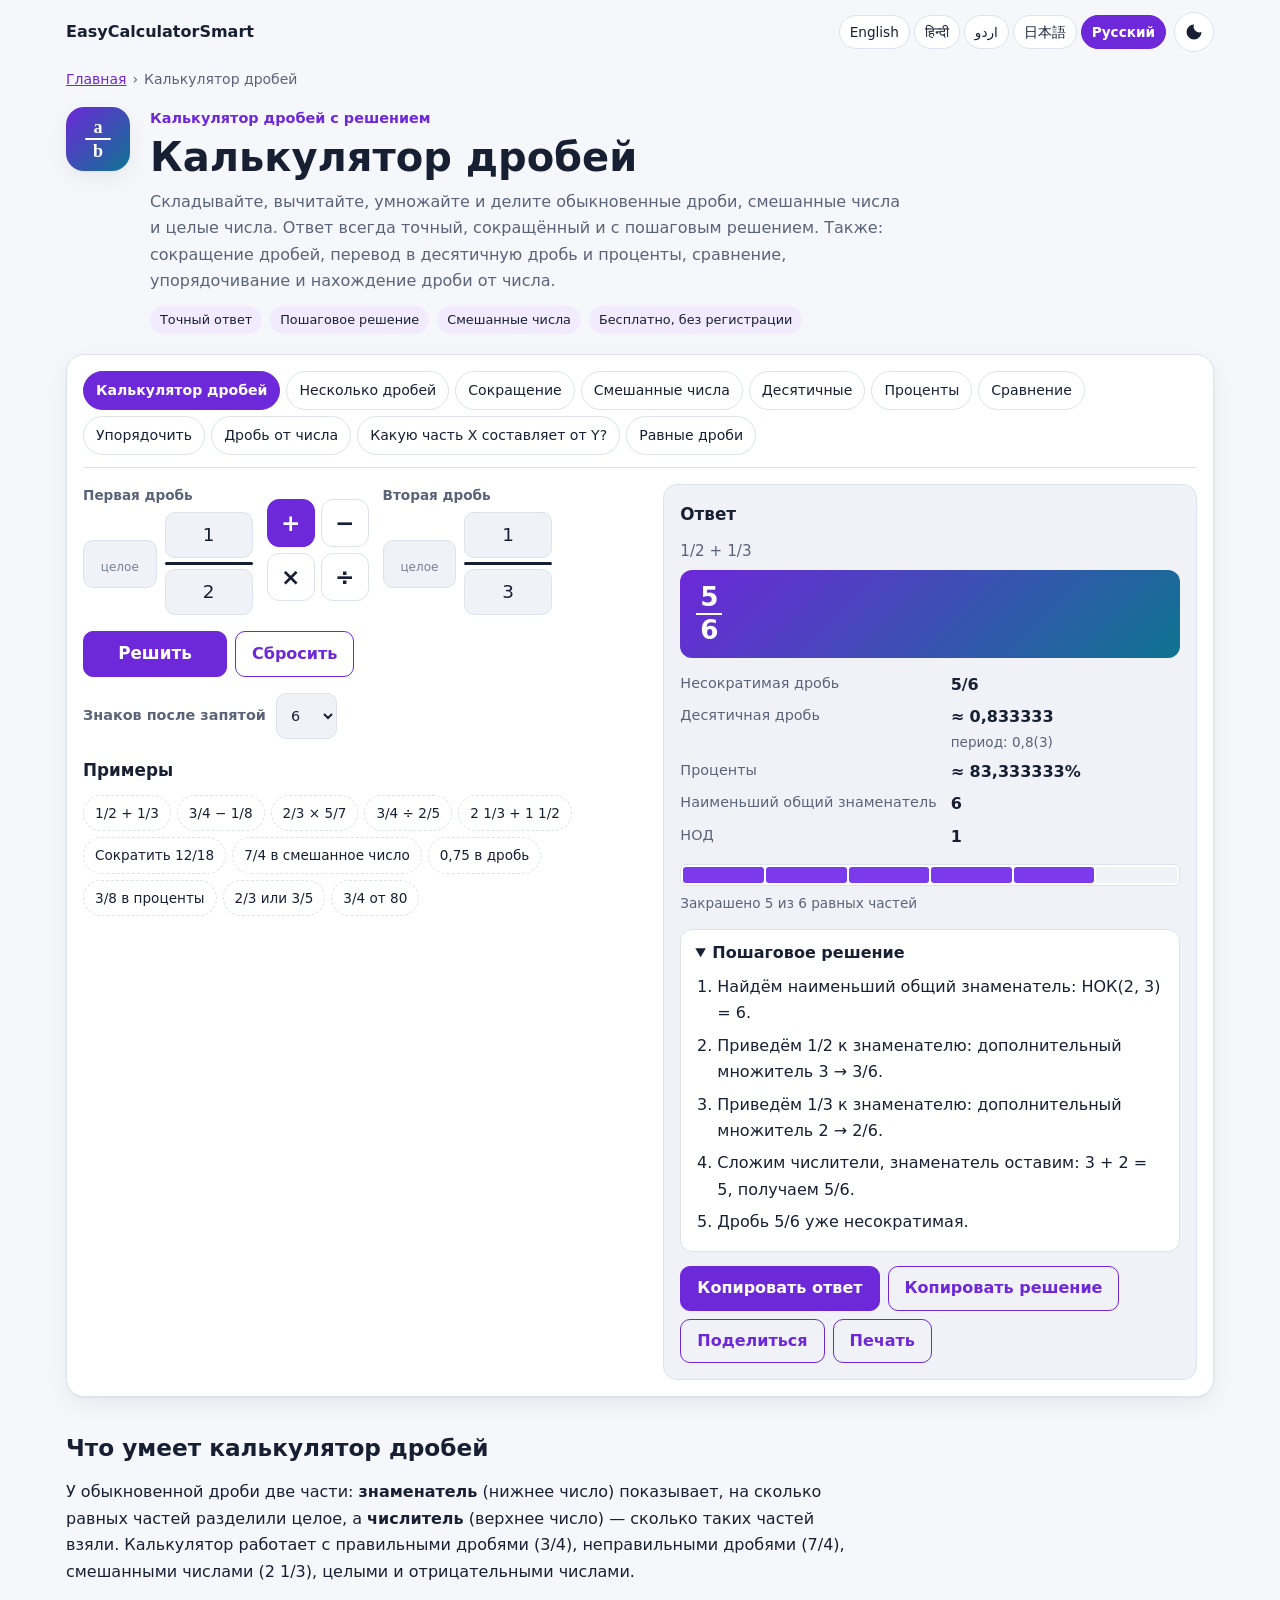
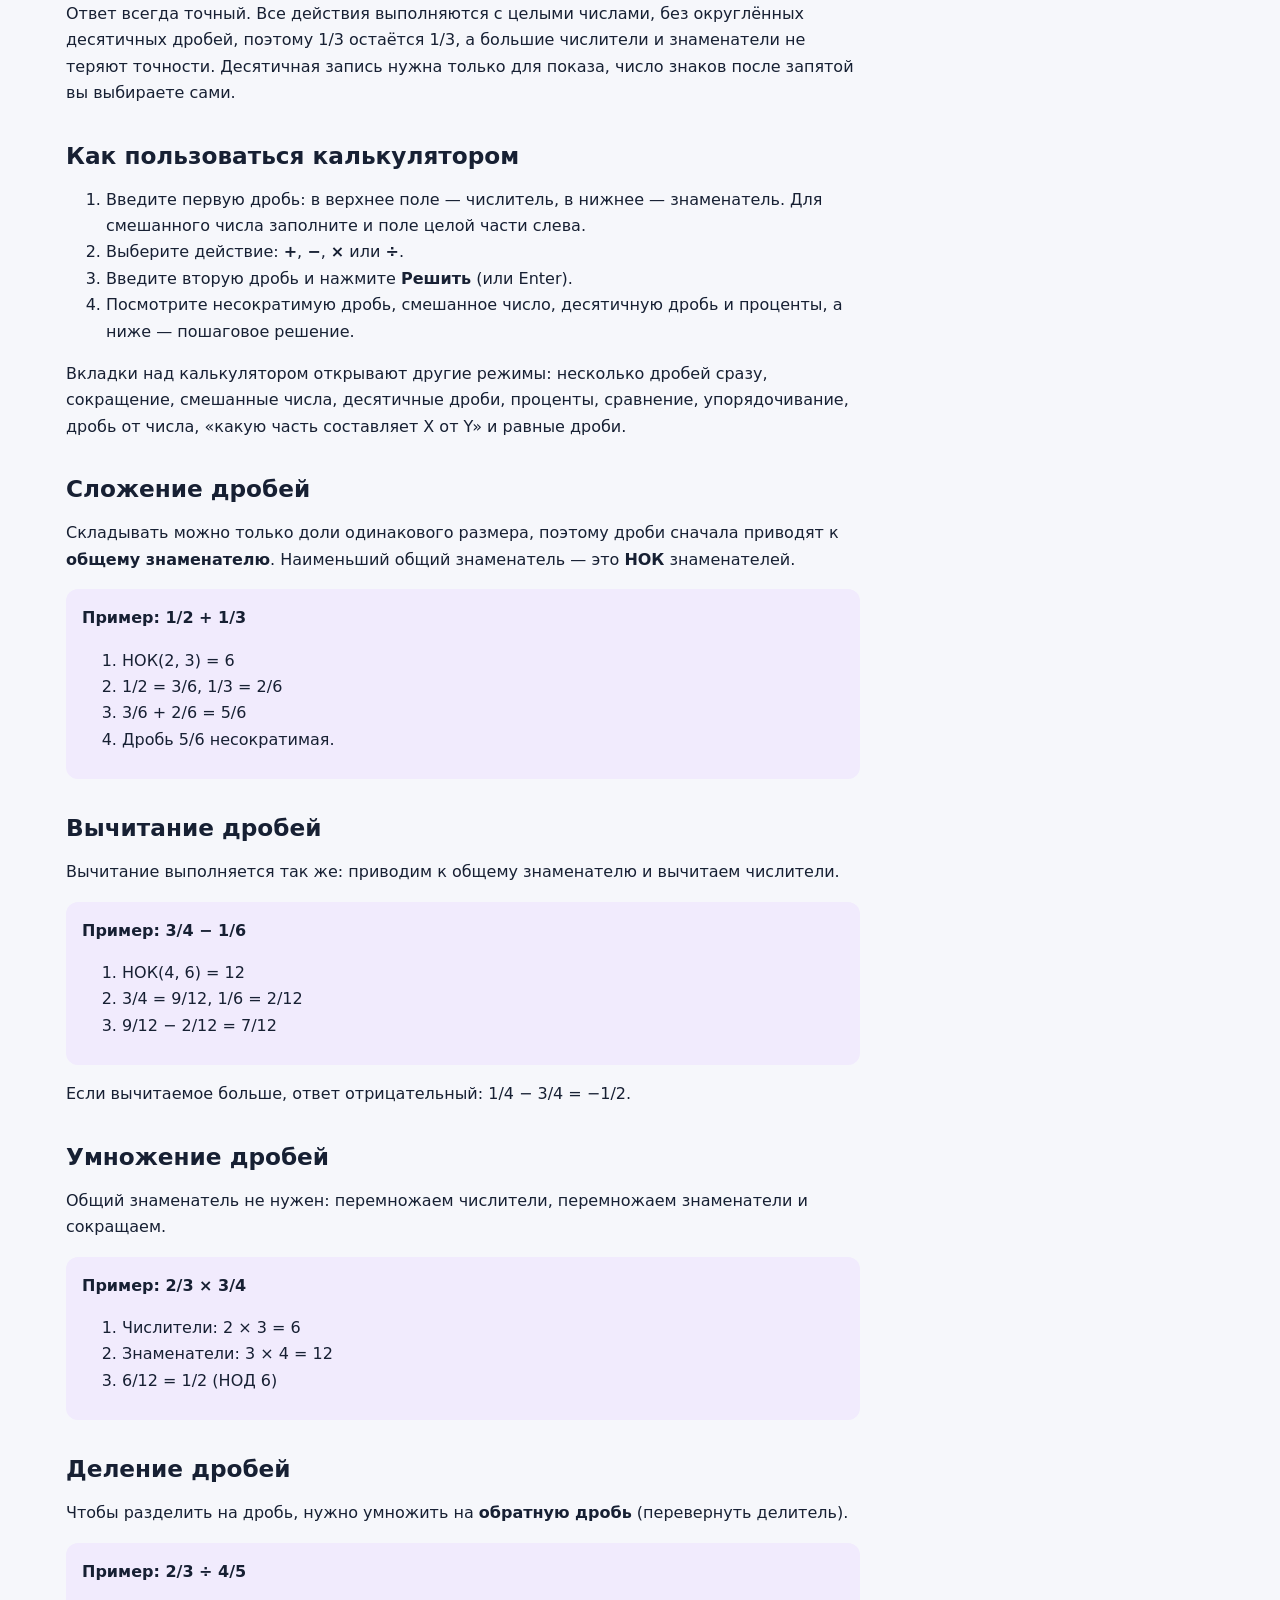
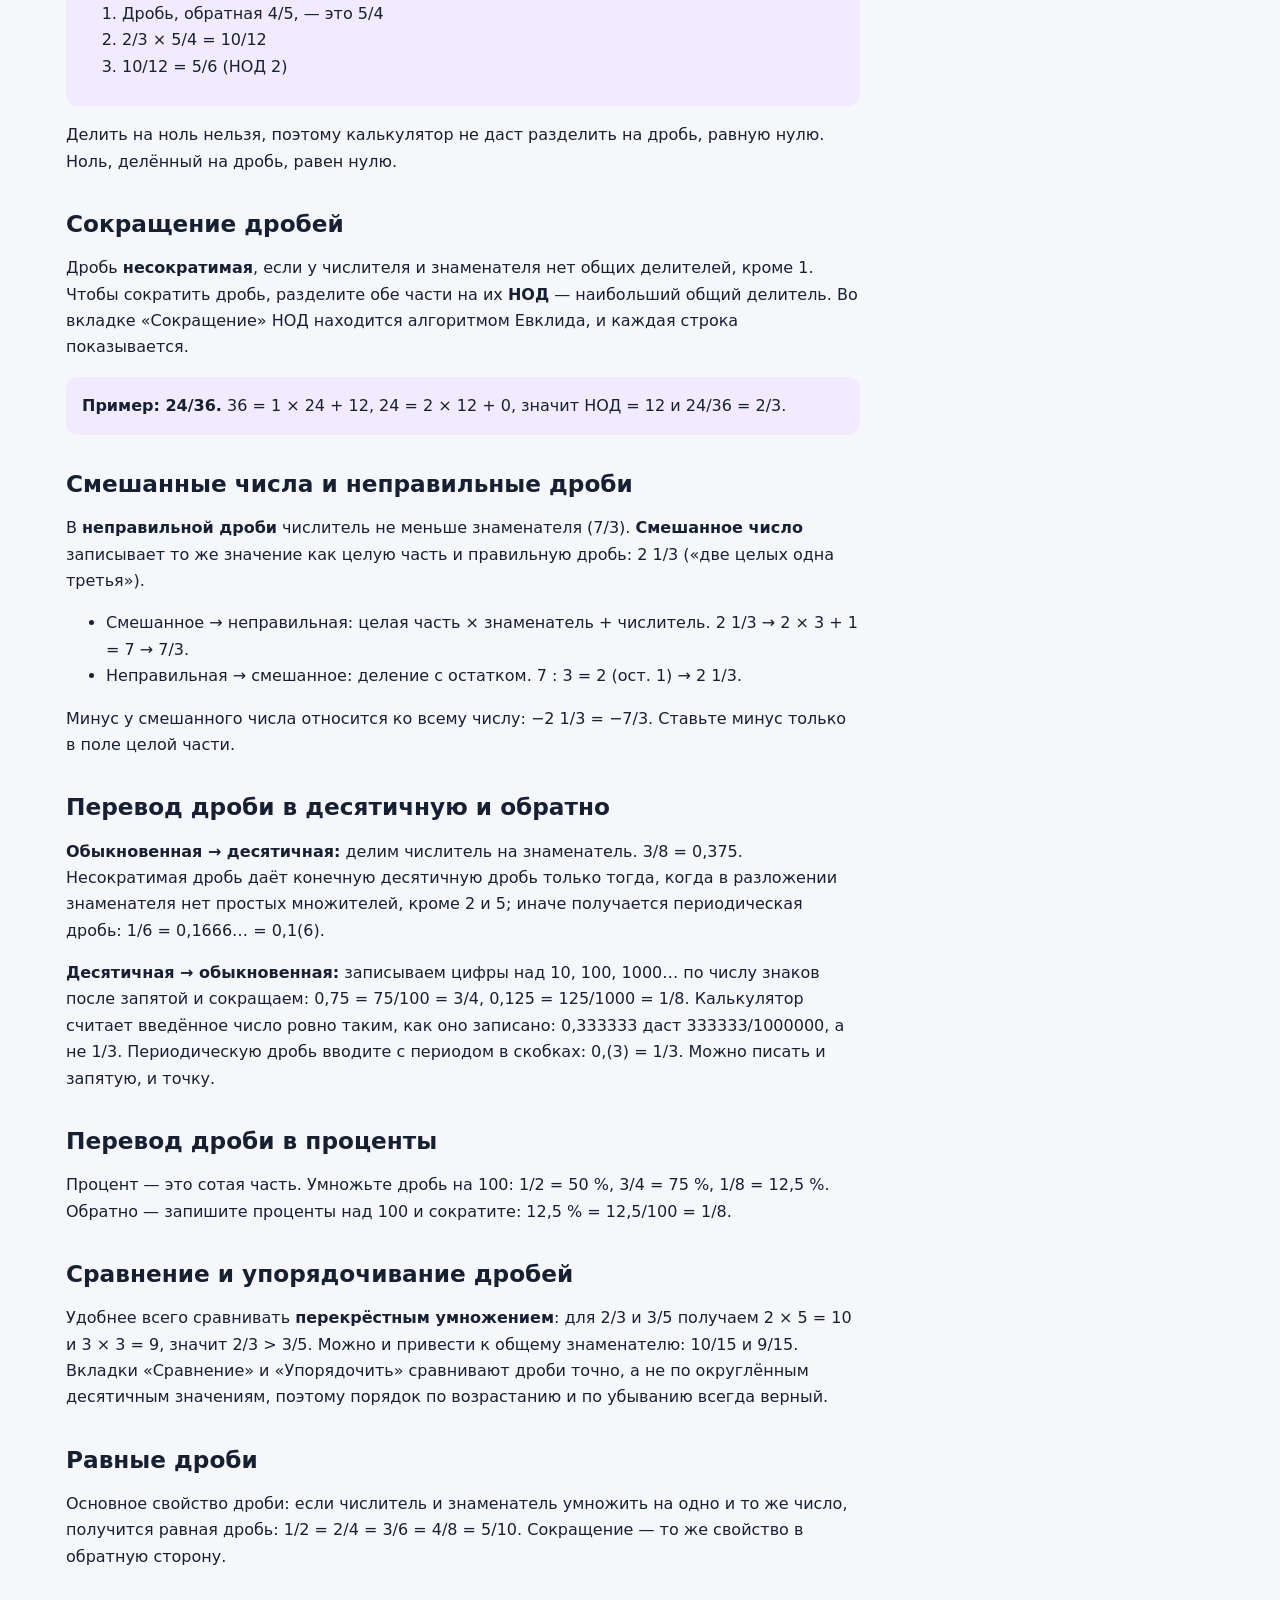
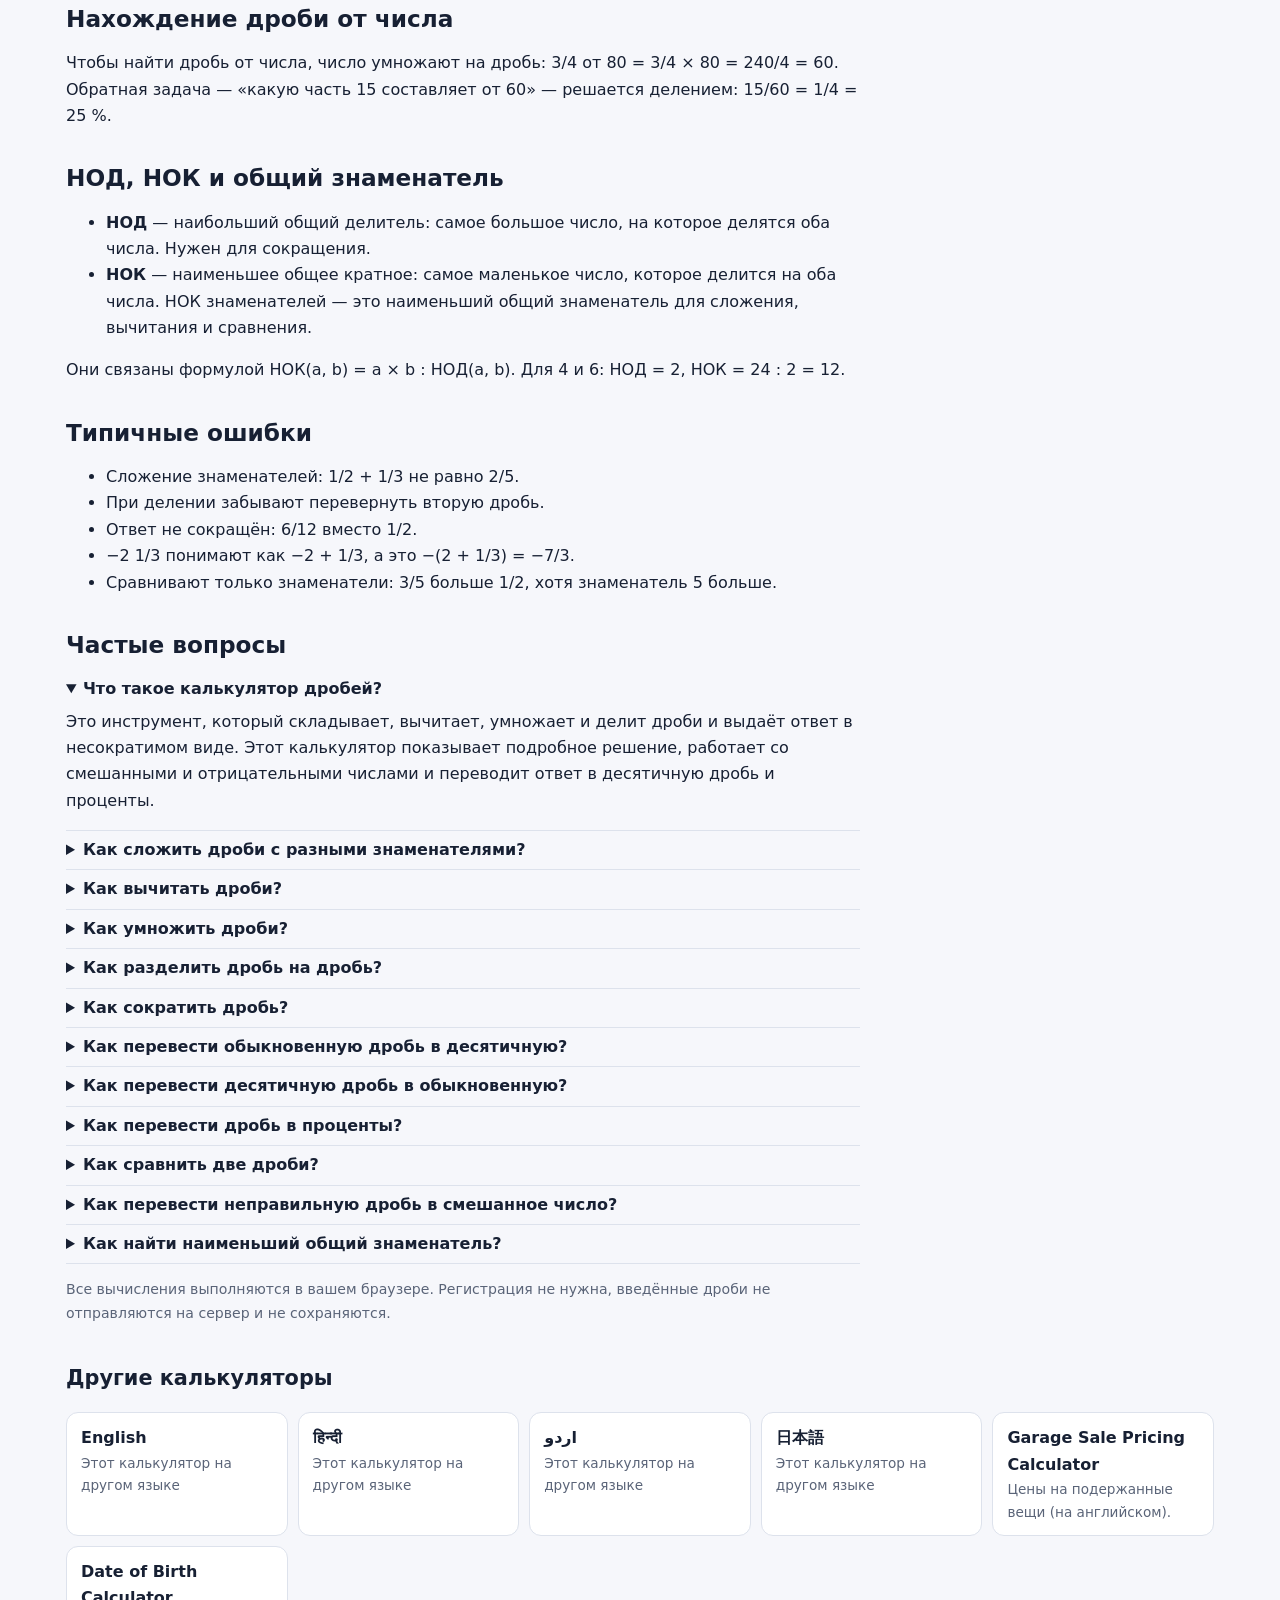
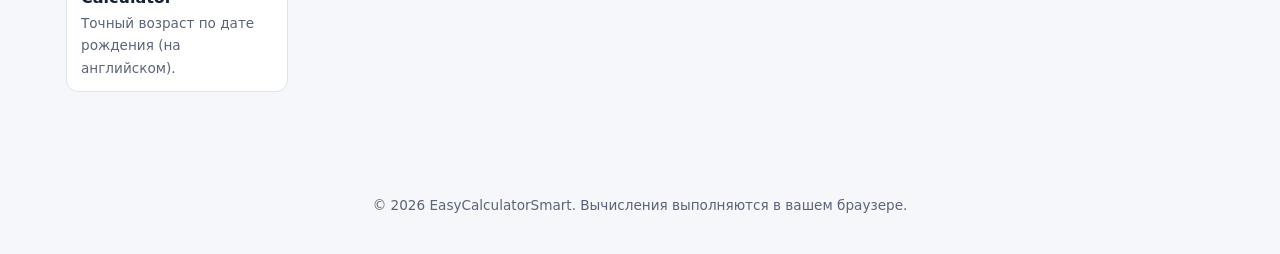
<file: public/ru/fraction-calculator/index.html>
<!doctype html>
<html lang="ru" dir="ltr">
<head>
<meta charset="utf-8">
<meta name="viewport" content="width=device-width, initial-scale=1">
<title>Калькулятор дробей онлайн с решением и сокращением</title>
<meta name="description" content="Бесплатный калькулятор дробей с подробным решением: сложение, вычитание, умножение и деление дробей и смешанных чисел, сокращение, перевод дроби в десятичную и проценты, сравнение дробей.">
<link rel="canonical" href="https://easycalculatorsmart.com/ru/fraction-calculator/">
<link rel="alternate" hreflang="en" href="https://easycalculatorsmart.com/fraction-calculator/">
<link rel="alternate" hreflang="hi" href="https://easycalculatorsmart.com/hi/fraction-calculator/">
<link rel="alternate" hreflang="ur" href="https://easycalculatorsmart.com/ur/fraction-calculator/">
<link rel="alternate" hreflang="ja" href="https://easycalculatorsmart.com/ja/fraction-calculator/">
<link rel="alternate" hreflang="ru" href="https://easycalculatorsmart.com/ru/fraction-calculator/">
<link rel="alternate" hreflang="x-default" href="https://easycalculatorsmart.com/fraction-calculator/">
<meta name="robots" content="index, follow, max-image-preview:large">
<meta name="referrer" content="strict-origin-when-cross-origin">
<meta property="og:type" content="website">
<meta property="og:locale" content="ru_RU">
<meta property="og:title" content="Калькулятор дробей онлайн с решением и сокращением">
<meta property="og:description" content="Бесплатный калькулятор дробей с подробным решением: сложение, вычитание, умножение и деление дробей и смешанных чисел, сокращение, перевод дроби в десятичную и проценты, сравнение дробей.">
<meta property="og:url" content="https://easycalculatorsmart.com/ru/fraction-calculator/">
<meta property="og:site_name" content="EasyCalculatorSmart">
<meta name="twitter:card" content="summary">
<meta name="color-scheme" content="light dark">
<script>try{var t=localStorage.getItem('ecs-theme');if(t)document.documentElement.setAttribute('data-theme',t);}catch(e){}</script>
<link rel="stylesheet" href="/assets/css/fraction.css?v=2026.10.01">
<script type="application/ld+json">{"@context":"https://schema.org","@graph":[{"@type":"WebPage","@id":"https://easycalculatorsmart.com/ru/fraction-calculator/#webpage","url":"https://easycalculatorsmart.com/ru/fraction-calculator/","name":"Калькулятор дробей онлайн с решением и сокращением","description":"Бесплатный калькулятор дробей с подробным решением: сложение, вычитание, умножение и деление дробей и смешанных чисел, сокращение, перевод дроби в десятичную и проценты, сравнение дробей.","dateModified":"2026-10-01","inLanguage":"ru","isPartOf":{"@type":"WebSite","name":"EasyCalculatorSmart","url":"https://easycalculatorsmart.com/"}},{"@type":"WebApplication","name":"Калькулятор дробей","url":"https://easycalculatorsmart.com/ru/fraction-calculator/","applicationCategory":"EducationalApplication","operatingSystem":"Any (web browser)","browserRequirements":"Requires JavaScript","offers":{"@type":"Offer","price":"0","priceCurrency":"USD"},"description":"Бесплатный калькулятор дробей с подробным решением: сложение, вычитание, умножение и деление дробей и смешанных чисел, сокращение, перевод дроби в десятичную и проценты, сравнение дробей.","inLanguage":"ru"},{"@type":"BreadcrumbList","itemListElement":[{"@type":"ListItem","position":1,"name":"Главная","item":"https://easycalculatorsmart.com/"},{"@type":"ListItem","position":2,"name":"Калькулятор дробей","item":"https://easycalculatorsmart.com/ru/fraction-calculator/"}]},{"@type":"FAQPage","mainEntity":[{"@type":"Question","name":"Что такое калькулятор дробей?","acceptedAnswer":{"@type":"Answer","text":"Это инструмент, который складывает, вычитает, умножает и делит дроби и выдаёт ответ в несократимом виде. Этот калькулятор показывает подробное решение, работает со смешанными и отрицательными числами и переводит ответ в десятичную дробь и проценты."}},{"@type":"Question","name":"Как сложить дроби с разными знаменателями?","acceptedAnswer":{"@type":"Answer","text":"Приведите дроби к наименьшему общему знаменателю (НОК знаменателей), сложите числители, знаменатель оставьте и сократите ответ. 1/2 + 1/3: общий знаменатель 6, 3/6 + 2/6 = 5/6."}},{"@type":"Question","name":"Как вычитать дроби?","acceptedAnswer":{"@type":"Answer","text":"Так же, как складывать, только числители вычитаются: 3/4 − 1/6 = 9/12 − 2/12 = 7/12."}},{"@type":"Question","name":"Как умножить дроби?","acceptedAnswer":{"@type":"Answer","text":"Перемножьте числители и знаменатели, затем сократите: 2/3 × 3/4 = 6/12 = 1/2. Общий знаменатель не нужен."}},{"@type":"Question","name":"Как разделить дробь на дробь?","acceptedAnswer":{"@type":"Answer","text":"Умножьте первую дробь на дробь, обратную второй: 2/3 ÷ 4/5 = 2/3 × 5/4 = 10/12 = 5/6. Делить на ноль нельзя."}},{"@type":"Question","name":"Как сократить дробь?","acceptedAnswer":{"@type":"Answer","text":"Разделите числитель и знаменатель на их наибольший общий делитель (НОД). У 24/36 НОД равен 12, поэтому 24/36 = 2/3."}},{"@type":"Question","name":"Как перевести обыкновенную дробь в десятичную?","acceptedAnswer":{"@type":"Answer","text":"Разделите числитель на знаменатель: 3/8 = 0,375. Если у знаменателя несократимой дроби есть простые множители кроме 2 и 5, получится периодическая дробь: 1/3 = 0,(3)."}},{"@type":"Question","name":"Как перевести десятичную дробь в обыкновенную?","acceptedAnswer":{"@type":"Answer","text":"Запишите цифры над 10, 100, 1000… по числу знаков после запятой и сократите: 0,75 = 75/100 = 3/4."}},{"@type":"Question","name":"Как перевести дробь в проценты?","acceptedAnswer":{"@type":"Answer","text":"Умножьте дробь на 100: 3/4 × 100 = 75 %, 1/8 × 100 = 12,5 %."}},{"@type":"Question","name":"Как сравнить две дроби?","acceptedAnswer":{"@type":"Answer","text":"Перемножьте крест-накрест. Для 2/3 и 3/5: 2 × 5 = 10, 3 × 3 = 9; 10 больше, значит 2/3 \u003E 3/5."}},{"@type":"Question","name":"Как перевести неправильную дробь в смешанное число?","acceptedAnswer":{"@type":"Answer","text":"Разделите числитель на знаменатель с остатком: неполное частное — целая часть, остаток — числитель. 7/3 = 2 (ост. 1) = 2 1/3."}},{"@type":"Question","name":"Как найти наименьший общий знаменатель?","acceptedAnswer":{"@type":"Answer","text":"Это наименьшее общее кратное (НОК) знаменателей. НОК(4, 6) = 12, поэтому дроби 3/4 и 1/6 приводятся к знаменателю 12."}}]}]}</script>
</head>
<body class="fr-body">
<a class="fr-skip" href="#fr-calc">Перейти к калькулятору</a>
<header class="fr-topbar">
  <a class="fr-brand" href="/">EasyCalculatorSmart</a>
  <div class="fr-top-right">
    <nav class="fr-langs" aria-label="Язык">
      <ul>
                <li><a href="/fraction-calculator/" hreflang="en" lang="en">English</a></li>
                <li><a href="/hi/fraction-calculator/" hreflang="hi" lang="hi">हिन्दी</a></li>
                <li><a href="/ur/fraction-calculator/" hreflang="ur" lang="ur">اردو</a></li>
                <li><a href="/ja/fraction-calculator/" hreflang="ja" lang="ja">日本語</a></li>
                <li><a href="/ru/fraction-calculator/" hreflang="ru" lang="ru" aria-current="page">Русский</a></li>
              </ul>
    </nav>
    <button type="button" class="fr-theme" data-fr-theme aria-label="Тёмная или светлая тема">
      <svg viewBox="0 0 24 24" aria-hidden="true"><path d="M12 3a9 9 0 1 0 9 9 7 7 0 0 1-9-9z"/></svg>
    </button>
  </div>
</header>

<main class="fr">
  <nav class="fr-crumbs" aria-label="Breadcrumb">
    <ol>
      <li><a href="/">Главная</a></li>
      <li aria-current="page">Калькулятор дробей</li>
    </ol>
  </nav>

  <section class="fr-hero">
    <div class="fr-hero-icon" aria-hidden="true"><span>a</span><i></i><span>b</span></div>
    <div>
      <p class="fr-kicker">Калькулятор дробей с решением</p>
      <h1>Калькулятор дробей</h1>
      <p class="fr-lead">Складывайте, вычитайте, умножайте и делите обыкновенные дроби, смешанные числа и целые числа. Ответ всегда точный, сокращённый и с пошаговым решением. Также: сокращение дробей, перевод в десятичную дробь и проценты, сравнение, упорядочивание и нахождение дроби от числа.</p>
      <ul class="fr-badges">
        <li>Точный ответ</li><li>Пошаговое решение</li><li>Смешанные числа</li><li>Бесплатно, без регистрации</li>      </ul>
    </div>
  </section>

  <section class="fr-calc" id="fr-calc" aria-labelledby="fr-calc-h">
  <h2 id="fr-calc-h" class="fr-sr">Калькулятор</h2>

  <div class="fr-tabs" role="tablist" aria-label="Режимы калькулятора">
        <button type="button" role="tab" id="fr-tab-calc" aria-controls="fr-panel-calc" aria-selected="true" tabindex="0" data-fr-tab="calc">Калькулятор дробей</button>
        <button type="button" role="tab" id="fr-tab-multi" aria-controls="fr-panel-multi" aria-selected="false" tabindex="-1" data-fr-tab="multi">Несколько дробей</button>
        <button type="button" role="tab" id="fr-tab-simplify" aria-controls="fr-panel-simplify" aria-selected="false" tabindex="-1" data-fr-tab="simplify">Сокращение</button>
        <button type="button" role="tab" id="fr-tab-mixed" aria-controls="fr-panel-mixed" aria-selected="false" tabindex="-1" data-fr-tab="mixed">Смешанные числа</button>
        <button type="button" role="tab" id="fr-tab-decimal" aria-controls="fr-panel-decimal" aria-selected="false" tabindex="-1" data-fr-tab="decimal">Десятичные</button>
        <button type="button" role="tab" id="fr-tab-percent" aria-controls="fr-panel-percent" aria-selected="false" tabindex="-1" data-fr-tab="percent">Проценты</button>
        <button type="button" role="tab" id="fr-tab-compare" aria-controls="fr-panel-compare" aria-selected="false" tabindex="-1" data-fr-tab="compare">Сравнение</button>
        <button type="button" role="tab" id="fr-tab-order" aria-controls="fr-panel-order" aria-selected="false" tabindex="-1" data-fr-tab="order">Упорядочить</button>
        <button type="button" role="tab" id="fr-tab-of" aria-controls="fr-panel-of" aria-selected="false" tabindex="-1" data-fr-tab="of">Дробь от числа</button>
        <button type="button" role="tab" id="fr-tab-what" aria-controls="fr-panel-what" aria-selected="false" tabindex="-1" data-fr-tab="what">Какую часть X составляет от Y?</button>
        <button type="button" role="tab" id="fr-tab-equiv" aria-controls="fr-panel-equiv" aria-selected="false" tabindex="-1" data-fr-tab="equiv">Равные дроби</button>
      </div>

  <div class="fr-grid">
    <div class="fr-panels">

      <form class="fr-panel" id="fr-panel-calc" role="tabpanel" aria-labelledby="fr-tab-calc" data-fr-panel="calc" novalidate>
        <div class="fr-eq">
              <fieldset class="fr-in" data-fr-frac="calc-a">
      <legend>Первая дробь</legend>
      <div class="fr-in-row" dir="ltr">
                <label class="fr-in-whole"><span class="fr-sr">Первая дробь — целая часть</span>
          <input type="text" inputmode="numeric" autocomplete="off" data-part="w" placeholder="целое" value=""></label>
                <span class="fr-in-stack">
          <label><span class="fr-sr">Первая дробь — числитель</span>
            <input type="text" inputmode="numeric" autocomplete="off" data-part="n" placeholder="числ." value="1"></label>
          <span class="fr-in-bar" aria-hidden="true"></span>
          <label><span class="fr-sr">Первая дробь — знаменатель</span>
            <input type="text" inputmode="numeric" autocomplete="off" data-part="d" placeholder="знам." value="2"></label>
        </span>
      </div>
    </fieldset>
                  <div class="fr-ops" role="radiogroup" aria-label="Действие">
            <label class="fr-op"><input type="radio" name="fr-calc-op" value="+" checked><span aria-hidden="true">+</span><span class="fr-sr">сложение</span></label>
            <label class="fr-op"><input type="radio" name="fr-calc-op" value="-"><span aria-hidden="true">−</span><span class="fr-sr">вычитание</span></label>
            <label class="fr-op"><input type="radio" name="fr-calc-op" value="*"><span aria-hidden="true">×</span><span class="fr-sr">умножение</span></label>
            <label class="fr-op"><input type="radio" name="fr-calc-op" value="/"><span aria-hidden="true">÷</span><span class="fr-sr">деление</span></label>
          </div>
                  <fieldset class="fr-in" data-fr-frac="calc-b">
      <legend>Вторая дробь</legend>
      <div class="fr-in-row" dir="ltr">
                <label class="fr-in-whole"><span class="fr-sr">Вторая дробь — целая часть</span>
          <input type="text" inputmode="numeric" autocomplete="off" data-part="w" placeholder="целое" value=""></label>
                <span class="fr-in-stack">
          <label><span class="fr-sr">Вторая дробь — числитель</span>
            <input type="text" inputmode="numeric" autocomplete="off" data-part="n" placeholder="числ." value="1"></label>
          <span class="fr-in-bar" aria-hidden="true"></span>
          <label><span class="fr-sr">Вторая дробь — знаменатель</span>
            <input type="text" inputmode="numeric" autocomplete="off" data-part="d" placeholder="знам." value="3"></label>
        </span>
      </div>
    </fieldset>
            </div>
        <div class="fr-actions"><button type="submit" class="fr-btn fr-btn--go">Решить</button><button type="button" class="fr-btn fr-btn--ghost" data-fr-reset>Сбросить</button></div>
      </form>

      <form class="fr-panel" id="fr-panel-multi" role="tabpanel" aria-labelledby="fr-tab-multi" data-fr-panel="multi" hidden novalidate>
        <p class="fr-hint">До 10 дробей. Умножение и деление выполняются раньше сложения и вычитания.</p>
        <ol class="fr-rows" data-fr-rows="multi"></ol>
        <div class="fr-actions">
          <button type="button" class="fr-btn fr-btn--ghost" data-fr-add="multi">+ Добавить дробь</button>
          <button type="submit" class="fr-btn fr-btn--go">Решить</button><button type="button" class="fr-btn fr-btn--ghost" data-fr-reset>Сбросить</button>
        </div>
      </form>

      <form class="fr-panel" id="fr-panel-simplify" role="tabpanel" aria-labelledby="fr-tab-simplify" data-fr-panel="simplify" hidden novalidate>
            <fieldset class="fr-in" data-fr-frac="simplify-a">
      <legend>Сокращение</legend>
      <div class="fr-in-row" dir="ltr">
                <span class="fr-in-stack">
          <label><span class="fr-sr">Сокращение — числитель</span>
            <input type="text" inputmode="numeric" autocomplete="off" data-part="n" placeholder="числ." value="24"></label>
          <span class="fr-in-bar" aria-hidden="true"></span>
          <label><span class="fr-sr">Сокращение — знаменатель</span>
            <input type="text" inputmode="numeric" autocomplete="off" data-part="d" placeholder="знам." value="36"></label>
        </span>
      </div>
    </fieldset>
            <div class="fr-actions"><button type="submit" class="fr-btn fr-btn--go">Решить</button><button type="button" class="fr-btn fr-btn--ghost" data-fr-reset>Сбросить</button></div>
      </form>

      <form class="fr-panel" id="fr-panel-mixed" role="tabpanel" aria-labelledby="fr-tab-mixed" data-fr-panel="mixed" hidden novalidate>
            <div class="fr-dir" role="radiogroup">
            <label class="fr-pill"><input type="radio" name="fr-mixed-dir" value="toImproper" checked><span>Смешанное → неправильная</span></label>
            <label class="fr-pill"><input type="radio" name="fr-mixed-dir" value="toMixed"><span>Неправильная → смешанное</span></label>
          </div>
                <fieldset class="fr-in" data-fr-frac="mixed-a">
      <legend>Дробь</legend>
      <div class="fr-in-row" dir="ltr">
                <label class="fr-in-whole"><span class="fr-sr">Дробь — целая часть</span>
          <input type="text" inputmode="numeric" autocomplete="off" data-part="w" placeholder="целое" value="2"></label>
                <span class="fr-in-stack">
          <label><span class="fr-sr">Дробь — числитель</span>
            <input type="text" inputmode="numeric" autocomplete="off" data-part="n" placeholder="числ." value="1"></label>
          <span class="fr-in-bar" aria-hidden="true"></span>
          <label><span class="fr-sr">Дробь — знаменатель</span>
            <input type="text" inputmode="numeric" autocomplete="off" data-part="d" placeholder="знам." value="3"></label>
        </span>
      </div>
    </fieldset>
            <div class="fr-actions"><button type="submit" class="fr-btn fr-btn--go">Решить</button><button type="button" class="fr-btn fr-btn--ghost" data-fr-reset>Сбросить</button></div>
      </form>

      <form class="fr-panel" id="fr-panel-decimal" role="tabpanel" aria-labelledby="fr-tab-decimal" data-fr-panel="decimal" hidden novalidate>
            <div class="fr-dir" role="radiogroup">
            <label class="fr-pill"><input type="radio" name="fr-decimal-dir" value="toDec" checked><span>Дробь → десятичная</span></label>
            <label class="fr-pill"><input type="radio" name="fr-decimal-dir" value="toFrac"><span>Десятичная → дробь</span></label>
          </div>
            <div data-fr-show="toDec">    <fieldset class="fr-in" data-fr-frac="decimal-a">
      <legend>Дробь</legend>
      <div class="fr-in-row" dir="ltr">
                <label class="fr-in-whole"><span class="fr-sr">Дробь — целая часть</span>
          <input type="text" inputmode="numeric" autocomplete="off" data-part="w" placeholder="целое" value=""></label>
                <span class="fr-in-stack">
          <label><span class="fr-sr">Дробь — числитель</span>
            <input type="text" inputmode="numeric" autocomplete="off" data-part="n" placeholder="числ." value="3"></label>
          <span class="fr-in-bar" aria-hidden="true"></span>
          <label><span class="fr-sr">Дробь — знаменатель</span>
            <input type="text" inputmode="numeric" autocomplete="off" data-part="d" placeholder="знам." value="8"></label>
        </span>
      </div>
    </fieldset>
    </div>
        <div class="fr-field" data-fr-show="toFrac" hidden>
          <label for="fr-dec-in">Десятичная дробь</label>
          <input id="fr-dec-in" type="text" inputmode="decimal" autocomplete="off" dir="ltr" data-fr-text="dec" value="0.75" aria-describedby="fr-dec-help">
          <small id="fr-dec-help">Конечная десятичная дробь (0,125) переводится точно. Период пишите в скобках: 0,(3) = 1/3.</small>
        </div>
        <div class="fr-actions"><button type="submit" class="fr-btn fr-btn--go">Решить</button><button type="button" class="fr-btn fr-btn--ghost" data-fr-reset>Сбросить</button></div>
      </form>

      <form class="fr-panel" id="fr-panel-percent" role="tabpanel" aria-labelledby="fr-tab-percent" data-fr-panel="percent" hidden novalidate>
            <div class="fr-dir" role="radiogroup">
            <label class="fr-pill"><input type="radio" name="fr-percent-dir" value="toPct" checked><span>Дробь → проценты</span></label>
            <label class="fr-pill"><input type="radio" name="fr-percent-dir" value="toFrac"><span>Проценты → дробь</span></label>
          </div>
            <div data-fr-show="toPct">    <fieldset class="fr-in" data-fr-frac="percent-a">
      <legend>Дробь</legend>
      <div class="fr-in-row" dir="ltr">
                <label class="fr-in-whole"><span class="fr-sr">Дробь — целая часть</span>
          <input type="text" inputmode="numeric" autocomplete="off" data-part="w" placeholder="целое" value=""></label>
                <span class="fr-in-stack">
          <label><span class="fr-sr">Дробь — числитель</span>
            <input type="text" inputmode="numeric" autocomplete="off" data-part="n" placeholder="числ." value="3"></label>
          <span class="fr-in-bar" aria-hidden="true"></span>
          <label><span class="fr-sr">Дробь — знаменатель</span>
            <input type="text" inputmode="numeric" autocomplete="off" data-part="d" placeholder="знам." value="4"></label>
        </span>
      </div>
    </fieldset>
    </div>
        <div class="fr-field" data-fr-show="toFrac" hidden>
          <label for="fr-pct-in">Проценты (%)</label>
          <input id="fr-pct-in" type="text" inputmode="decimal" autocomplete="off" dir="ltr" data-fr-text="pct" value="12.5">
        </div>
        <div class="fr-actions"><button type="submit" class="fr-btn fr-btn--go">Решить</button><button type="button" class="fr-btn fr-btn--ghost" data-fr-reset>Сбросить</button></div>
      </form>

      <form class="fr-panel" id="fr-panel-compare" role="tabpanel" aria-labelledby="fr-tab-compare" data-fr-panel="compare" hidden novalidate>
        <div class="fr-eq">
              <fieldset class="fr-in" data-fr-frac="compare-a">
      <legend>Первая дробь</legend>
      <div class="fr-in-row" dir="ltr">
                <label class="fr-in-whole"><span class="fr-sr">Первая дробь — целая часть</span>
          <input type="text" inputmode="numeric" autocomplete="off" data-part="w" placeholder="целое" value=""></label>
                <span class="fr-in-stack">
          <label><span class="fr-sr">Первая дробь — числитель</span>
            <input type="text" inputmode="numeric" autocomplete="off" data-part="n" placeholder="числ." value="2"></label>
          <span class="fr-in-bar" aria-hidden="true"></span>
          <label><span class="fr-sr">Первая дробь — знаменатель</span>
            <input type="text" inputmode="numeric" autocomplete="off" data-part="d" placeholder="знам." value="3"></label>
        </span>
      </div>
    </fieldset>
              <span class="fr-vs" aria-hidden="true">?</span>
              <fieldset class="fr-in" data-fr-frac="compare-b">
      <legend>Вторая дробь</legend>
      <div class="fr-in-row" dir="ltr">
                <label class="fr-in-whole"><span class="fr-sr">Вторая дробь — целая часть</span>
          <input type="text" inputmode="numeric" autocomplete="off" data-part="w" placeholder="целое" value=""></label>
                <span class="fr-in-stack">
          <label><span class="fr-sr">Вторая дробь — числитель</span>
            <input type="text" inputmode="numeric" autocomplete="off" data-part="n" placeholder="числ." value="3"></label>
          <span class="fr-in-bar" aria-hidden="true"></span>
          <label><span class="fr-sr">Вторая дробь — знаменатель</span>
            <input type="text" inputmode="numeric" autocomplete="off" data-part="d" placeholder="знам." value="5"></label>
        </span>
      </div>
    </fieldset>
            </div>
        <div class="fr-actions"><button type="submit" class="fr-btn fr-btn--go">Решить</button><button type="button" class="fr-btn fr-btn--ghost" data-fr-reset>Сбросить</button></div>
      </form>

      <form class="fr-panel" id="fr-panel-order" role="tabpanel" aria-labelledby="fr-tab-order" data-fr-panel="order" hidden novalidate>
        <p class="fr-hint">Введите от 3 до 10 дробей, смешанных или целых чисел.</p>
        <ol class="fr-rows fr-rows--order" data-fr-rows="order"></ol>
        <div class="fr-actions">
          <button type="button" class="fr-btn fr-btn--ghost" data-fr-add="order">+ Добавить дробь</button>
          <button type="submit" class="fr-btn fr-btn--go">Решить</button><button type="button" class="fr-btn fr-btn--ghost" data-fr-reset>Сбросить</button>
        </div>
      </form>

      <form class="fr-panel" id="fr-panel-of" role="tabpanel" aria-labelledby="fr-tab-of" data-fr-panel="of" hidden novalidate>
        <div class="fr-eq">
              <fieldset class="fr-in" data-fr-frac="of-a">
      <legend>Дробь</legend>
      <div class="fr-in-row" dir="ltr">
                <label class="fr-in-whole"><span class="fr-sr">Дробь — целая часть</span>
          <input type="text" inputmode="numeric" autocomplete="off" data-part="w" placeholder="целое" value=""></label>
                <span class="fr-in-stack">
          <label><span class="fr-sr">Дробь — числитель</span>
            <input type="text" inputmode="numeric" autocomplete="off" data-part="n" placeholder="числ." value="3"></label>
          <span class="fr-in-bar" aria-hidden="true"></span>
          <label><span class="fr-sr">Дробь — знаменатель</span>
            <input type="text" inputmode="numeric" autocomplete="off" data-part="d" placeholder="знам." value="4"></label>
        </span>
      </div>
    </fieldset>
              <span class="fr-word">от</span>
          <div class="fr-field fr-field--num">
            <label for="fr-of-x">Число</label>
            <input id="fr-of-x" type="text" inputmode="decimal" autocomplete="off" dir="ltr" data-fr-text="ofx" value="80">
          </div>
        </div>
        <div class="fr-actions"><button type="submit" class="fr-btn fr-btn--go">Решить</button><button type="button" class="fr-btn fr-btn--ghost" data-fr-reset>Сбросить</button></div>
      </form>

      <form class="fr-panel" id="fr-panel-what" role="tabpanel" aria-labelledby="fr-tab-what" data-fr-panel="what" hidden novalidate>
        <div class="fr-eq">
          <div class="fr-field fr-field--num"><label for="fr-what-x">X (часть)</label>
            <input id="fr-what-x" type="text" inputmode="decimal" autocomplete="off" dir="ltr" data-fr-text="wx" value="15"></div>
          <span class="fr-word">составляет какую часть от</span>
          <div class="fr-field fr-field--num"><label for="fr-what-y">Y (целое)</label>
            <input id="fr-what-y" type="text" inputmode="decimal" autocomplete="off" dir="ltr" data-fr-text="wy" value="60"></div>
        </div>
        <div class="fr-actions"><button type="submit" class="fr-btn fr-btn--go">Решить</button><button type="button" class="fr-btn fr-btn--ghost" data-fr-reset>Сбросить</button></div>
      </form>

      <form class="fr-panel" id="fr-panel-equiv" role="tabpanel" aria-labelledby="fr-tab-equiv" data-fr-panel="equiv" hidden novalidate>
        <div class="fr-eq">
              <fieldset class="fr-in" data-fr-frac="equiv-a">
      <legend>Дробь</legend>
      <div class="fr-in-row" dir="ltr">
                <span class="fr-in-stack">
          <label><span class="fr-sr">Дробь — числитель</span>
            <input type="text" inputmode="numeric" autocomplete="off" data-part="n" placeholder="числ." value="1"></label>
          <span class="fr-in-bar" aria-hidden="true"></span>
          <label><span class="fr-sr">Дробь — знаменатель</span>
            <input type="text" inputmode="numeric" autocomplete="off" data-part="d" placeholder="знам." value="2"></label>
        </span>
      </div>
    </fieldset>
              <div class="fr-field fr-field--num"><label for="fr-eq-start">Начальный множитель</label>
            <input id="fr-eq-start" type="text" inputmode="numeric" autocomplete="off" dir="ltr" data-fr-text="eqs" value="1"></div>
          <div class="fr-field fr-field--num"><label for="fr-eq-count">Сколько</label>
            <select id="fr-eq-count" data-fr-text="eqc"><option>5</option><option selected>10</option><option>15</option><option>20</option></select></div>
        </div>
        <div class="fr-actions"><button type="submit" class="fr-btn fr-btn--go">Решить</button><button type="button" class="fr-btn fr-btn--ghost" data-fr-reset>Сбросить</button></div>
      </form>

      <div class="fr-settings">
        <label for="fr-digits">Знаков после запятой</label>
        <select id="fr-digits" data-fr-digits>
          <option value="2">2</option><option value="4">4</option><option value="6" selected>6</option><option value="8">8</option><option value="10">10</option><option value="12">12</option>        </select>
      </div>

      <div class="fr-examples">
        <h3 class="fr-h3">Примеры</h3>
        <div class="fr-chips" data-fr-examples></div>
      </div>
    </div>

    <div class="fr-out" aria-labelledby="fr-out-h">
      <h3 id="fr-out-h" class="fr-h3">Ответ</h3>
      <div class="fr-error" role="alert" data-fr-error hidden></div>
      <div class="fr-sr" aria-live="polite" data-fr-announce></div>
      <div class="fr-result" data-fr-result>
        <p class="fr-expr" data-fr-expr dir="ltr"></p>
        <div class="fr-main" data-fr-main></div>
        <dl class="fr-forms" data-fr-forms></dl>
        <div class="fr-extra" data-fr-extra></div>
        <figure class="fr-visual" data-fr-visual hidden><div class="fr-bars" data-fr-bars aria-hidden="true"></div><figcaption data-fr-vcap></figcaption></figure>
        <details class="fr-steps" open>
          <summary>Пошаговое решение</summary>
          <ol data-fr-steps></ol>
        </details>
        <div class="fr-share">
          <button type="button" class="fr-btn" data-fr-copy>Копировать ответ</button>
          <button type="button" class="fr-btn fr-btn--ghost" data-fr-copy-steps>Копировать решение</button>
          <button type="button" class="fr-btn fr-btn--ghost" data-fr-share>Поделиться</button>
          <button type="button" class="fr-btn fr-btn--ghost" data-fr-print>Печать</button>
        </div>
      </div>
    </div>
  </div>
</section>

  <article class="fr-article">
    <section aria-labelledby="a-intro">
  <h2 id="a-intro">Что умеет калькулятор дробей</h2>
  <p>У обыкновенной дроби две части: <strong>знаменатель</strong> (нижнее число) показывает, на сколько равных частей разделили целое, а <strong>числитель</strong> (верхнее число) — сколько таких частей взяли. Калькулятор работает с правильными дробями (3/4), неправильными дробями (7/4), смешанными числами (2 1/3), целыми и отрицательными числами.</p>
  <p>Ответ всегда точный. Все действия выполняются с целыми числами, без округлённых десятичных дробей, поэтому 1/3 остаётся 1/3, а большие числители и знаменатели не теряют точности. Десятичная запись нужна только для показа, число знаков после запятой вы выбираете сами.</p>
</section>

<section aria-labelledby="a-use">
  <h2 id="a-use">Как пользоваться калькулятором</h2>
  <ol>
    <li>Введите первую дробь: в верхнее поле — числитель, в нижнее — знаменатель. Для смешанного числа заполните и поле целой части слева.</li>
    <li>Выберите действие: <strong>+</strong>, <strong>−</strong>, <strong>×</strong> или <strong>÷</strong>.</li>
    <li>Введите вторую дробь и нажмите <strong>Решить</strong> (или Enter).</li>
    <li>Посмотрите несократимую дробь, смешанное число, десятичную дробь и проценты, а ниже — пошаговое решение.</li>
  </ol>
  <p>Вкладки над калькулятором открывают другие режимы: несколько дробей сразу, сокращение, смешанные числа, десятичные дроби, проценты, сравнение, упорядочивание, дробь от числа, «какую часть составляет X от Y» и равные дроби.</p>
</section>

<section aria-labelledby="a-add">
  <h2 id="a-add">Сложение дробей</h2>
  <p>Складывать можно только доли одинакового размера, поэтому дроби сначала приводят к <strong>общему знаменателю</strong>. Наименьший общий знаменатель — это <strong>НОК</strong> знаменателей.</p>
  <div class="fr-callout"><p><strong>Пример: <span dir="ltr">1/2 + 1/3</span></strong></p><ol>
    <li>НОК(2, 3) = 6</li><li><span dir="ltr">1/2 = 3/6</span>, <span dir="ltr">1/3 = 2/6</span></li><li><span dir="ltr">3/6 + 2/6 = 5/6</span></li><li>Дробь 5/6 несократимая.</li></ol></div>
</section>

<section aria-labelledby="a-sub">
  <h2 id="a-sub">Вычитание дробей</h2>
  <p>Вычитание выполняется так же: приводим к общему знаменателю и вычитаем числители.</p>
  <div class="fr-callout"><p><strong>Пример: <span dir="ltr">3/4 − 1/6</span></strong></p><ol>
    <li>НОК(4, 6) = 12</li><li><span dir="ltr">3/4 = 9/12</span>, <span dir="ltr">1/6 = 2/12</span></li><li><span dir="ltr">9/12 − 2/12 = 7/12</span></li></ol></div>
  <p>Если вычитаемое больше, ответ отрицательный: <span dir="ltr">1/4 − 3/4 = −1/2</span>.</p>
</section>

<section aria-labelledby="a-mul">
  <h2 id="a-mul">Умножение дробей</h2>
  <p>Общий знаменатель не нужен: перемножаем числители, перемножаем знаменатели и сокращаем.</p>
  <div class="fr-callout"><p><strong>Пример: <span dir="ltr">2/3 × 3/4</span></strong></p><ol>
    <li>Числители: 2 × 3 = 6</li><li>Знаменатели: 3 × 4 = 12</li><li><span dir="ltr">6/12 = 1/2</span> (НОД 6)</li></ol></div>
</section>

<section aria-labelledby="a-div">
  <h2 id="a-div">Деление дробей</h2>
  <p>Чтобы разделить на дробь, нужно умножить на <strong>обратную дробь</strong> (перевернуть делитель).</p>
  <div class="fr-callout"><p><strong>Пример: <span dir="ltr">2/3 ÷ 4/5</span></strong></p><ol>
    <li>Дробь, обратная 4/5, — это 5/4</li><li><span dir="ltr">2/3 × 5/4 = 10/12</span></li><li><span dir="ltr">10/12 = 5/6</span> (НОД 2)</li></ol></div>
  <p>Делить на ноль нельзя, поэтому калькулятор не даст разделить на дробь, равную нулю. Ноль, делённый на дробь, равен нулю.</p>
</section>

<section aria-labelledby="a-simp">
  <h2 id="a-simp">Сокращение дробей</h2>
  <p>Дробь <strong>несократимая</strong>, если у числителя и знаменателя нет общих делителей, кроме 1. Чтобы сократить дробь, разделите обе части на их <strong>НОД</strong> — наибольший общий делитель. Во вкладке «Сокращение» НОД находится алгоритмом Евклида, и каждая строка показывается.</p>
  <div class="fr-callout"><p><strong>Пример: 24/36.</strong> 36 = 1 × 24 + 12, 24 = 2 × 12 + 0, значит НОД = 12 и <span dir="ltr">24/36 = 2/3</span>.</p></div>
</section>

<section aria-labelledby="a-mixed">
  <h2 id="a-mixed">Смешанные числа и неправильные дроби</h2>
  <p>В <strong>неправильной дроби</strong> числитель не меньше знаменателя (7/3). <strong>Смешанное число</strong> записывает то же значение как целую часть и правильную дробь: 2 1/3 («две целых одна третья»).</p>
  <ul>
    <li>Смешанное → неправильная: целая часть × знаменатель + числитель. 2 1/3 → 2 × 3 + 1 = 7 → 7/3.</li>
    <li>Неправильная → смешанное: деление с остатком. 7 : 3 = 2 (ост. 1) → 2 1/3.</li>
  </ul>
  <p>Минус у смешанного числа относится ко всему числу: <span dir="ltr">−2 1/3 = −7/3</span>. Ставьте минус только в поле целой части.</p>
</section>

<section aria-labelledby="a-dec">
  <h2 id="a-dec">Перевод дроби в десятичную и обратно</h2>
  <p><strong>Обыкновенная → десятичная:</strong> делим числитель на знаменатель. 3/8 = 0,375. Несократимая дробь даёт конечную десятичную дробь только тогда, когда в разложении знаменателя нет простых множителей, кроме 2 и 5; иначе получается периодическая дробь: <span dir="ltr">1/6 = 0,1666… = 0,1(6)</span>.</p>
  <p><strong>Десятичная → обыкновенная:</strong> записываем цифры над 10, 100, 1000… по числу знаков после запятой и сокращаем: <span dir="ltr">0,75 = 75/100 = 3/4</span>, <span dir="ltr">0,125 = 125/1000 = 1/8</span>. Калькулятор считает введённое число ровно таким, как оно записано: 0,333333 даст 333333/1000000, а не 1/3. Периодическую дробь вводите с периодом в скобках: <span dir="ltr">0,(3) = 1/3</span>. Можно писать и запятую, и точку.</p>
</section>

<section aria-labelledby="a-pct">
  <h2 id="a-pct">Перевод дроби в проценты</h2>
  <p>Процент — это сотая часть. Умножьте дробь на 100: <span dir="ltr">1/2 = 50 %</span>, <span dir="ltr">3/4 = 75 %</span>, <span dir="ltr">1/8 = 12,5 %</span>. Обратно — запишите проценты над 100 и сократите: <span dir="ltr">12,5 % = 12,5/100 = 1/8</span>.</p>
</section>

<section aria-labelledby="a-cmp">
  <h2 id="a-cmp">Сравнение и упорядочивание дробей</h2>
  <p>Удобнее всего сравнивать <strong>перекрёстным умножением</strong>: для 2/3 и 3/5 получаем 2 × 5 = 10 и 3 × 3 = 9, значит <span dir="ltr">2/3 &gt; 3/5</span>. Можно и привести к общему знаменателю: 10/15 и 9/15. Вкладки «Сравнение» и «Упорядочить» сравнивают дроби точно, а не по округлённым десятичным значениям, поэтому порядок по возрастанию и по убыванию всегда верный.</p>
</section>

<section aria-labelledby="a-eq">
  <h2 id="a-eq">Равные дроби</h2>
  <p>Основное свойство дроби: если числитель и знаменатель умножить на одно и то же число, получится равная дробь: <span dir="ltr">1/2 = 2/4 = 3/6 = 4/8 = 5/10</span>. Сокращение — то же свойство в обратную сторону.</p>
</section>

<section aria-labelledby="a-of">
  <h2 id="a-of">Нахождение дроби от числа</h2>
  <p>Чтобы найти дробь от числа, число умножают на дробь: <span dir="ltr">3/4 от 80 = 3/4 × 80 = 240/4 = 60</span>. Обратная задача — «какую часть 15 составляет от 60» — решается делением: <span dir="ltr">15/60 = 1/4 = 25 %</span>.</p>
</section>

<section aria-labelledby="a-lcd">
  <h2 id="a-lcd">НОД, НОК и общий знаменатель</h2>
  <ul>
    <li><strong>НОД</strong> — наибольший общий делитель: самое большое число, на которое делятся оба числа. Нужен для сокращения.</li>
    <li><strong>НОК</strong> — наименьшее общее кратное: самое маленькое число, которое делится на оба числа. НОК знаменателей — это наименьший общий знаменатель для сложения, вычитания и сравнения.</li>
  </ul>
  <p>Они связаны формулой НОК(a, b) = a × b : НОД(a, b). Для 4 и 6: НОД = 2, НОК = 24 : 2 = 12.</p>
</section>

<section aria-labelledby="a-mist">
  <h2 id="a-mist">Типичные ошибки</h2>
  <ul>
    <li>Сложение знаменателей: <span dir="ltr">1/2 + 1/3</span> не равно 2/5.</li>
    <li>При делении забывают перевернуть вторую дробь.</li>
    <li>Ответ не сокращён: 6/12 вместо 1/2.</li>
    <li><span dir="ltr">−2 1/3</span> понимают как −2 + 1/3, а это −(2 + 1/3) = −7/3.</li>
    <li>Сравнивают только знаменатели: 3/5 больше 1/2, хотя знаменатель 5 больше.</li>
  </ul>
</section>

    <section class="fr-faq" aria-labelledby="fr-faq-h">
      <h2 id="fr-faq-h">Частые вопросы</h2>
            <details open>
        <summary><h3>Что такое калькулятор дробей?</h3></summary>
        <p>Это инструмент, который складывает, вычитает, умножает и делит дроби и выдаёт ответ в несократимом виде. Этот калькулятор показывает подробное решение, работает со смешанными и отрицательными числами и переводит ответ в десятичную дробь и проценты.</p>
      </details>
            <details>
        <summary><h3>Как сложить дроби с разными знаменателями?</h3></summary>
        <p>Приведите дроби к наименьшему общему знаменателю (НОК знаменателей), сложите числители, знаменатель оставьте и сократите ответ. 1/2 + 1/3: общий знаменатель 6, 3/6 + 2/6 = 5/6.</p>
      </details>
            <details>
        <summary><h3>Как вычитать дроби?</h3></summary>
        <p>Так же, как складывать, только числители вычитаются: 3/4 − 1/6 = 9/12 − 2/12 = 7/12.</p>
      </details>
            <details>
        <summary><h3>Как умножить дроби?</h3></summary>
        <p>Перемножьте числители и знаменатели, затем сократите: 2/3 × 3/4 = 6/12 = 1/2. Общий знаменатель не нужен.</p>
      </details>
            <details>
        <summary><h3>Как разделить дробь на дробь?</h3></summary>
        <p>Умножьте первую дробь на дробь, обратную второй: 2/3 ÷ 4/5 = 2/3 × 5/4 = 10/12 = 5/6. Делить на ноль нельзя.</p>
      </details>
            <details>
        <summary><h3>Как сократить дробь?</h3></summary>
        <p>Разделите числитель и знаменатель на их наибольший общий делитель (НОД). У 24/36 НОД равен 12, поэтому 24/36 = 2/3.</p>
      </details>
            <details>
        <summary><h3>Как перевести обыкновенную дробь в десятичную?</h3></summary>
        <p>Разделите числитель на знаменатель: 3/8 = 0,375. Если у знаменателя несократимой дроби есть простые множители кроме 2 и 5, получится периодическая дробь: 1/3 = 0,(3).</p>
      </details>
            <details>
        <summary><h3>Как перевести десятичную дробь в обыкновенную?</h3></summary>
        <p>Запишите цифры над 10, 100, 1000… по числу знаков после запятой и сократите: 0,75 = 75/100 = 3/4.</p>
      </details>
            <details>
        <summary><h3>Как перевести дробь в проценты?</h3></summary>
        <p>Умножьте дробь на 100: 3/4 × 100 = 75 %, 1/8 × 100 = 12,5 %.</p>
      </details>
            <details>
        <summary><h3>Как сравнить две дроби?</h3></summary>
        <p>Перемножьте крест-накрест. Для 2/3 и 3/5: 2 × 5 = 10, 3 × 3 = 9; 10 больше, значит 2/3 &gt; 3/5.</p>
      </details>
            <details>
        <summary><h3>Как перевести неправильную дробь в смешанное число?</h3></summary>
        <p>Разделите числитель на знаменатель с остатком: неполное частное — целая часть, остаток — числитель. 7/3 = 2 (ост. 1) = 2 1/3.</p>
      </details>
            <details>
        <summary><h3>Как найти наименьший общий знаменатель?</h3></summary>
        <p>Это наименьшее общее кратное (НОК) знаменателей. НОК(4, 6) = 12, поэтому дроби 3/4 и 1/6 приводятся к знаменателю 12.</p>
      </details>
          </section>
    <p class="fr-muted">Все вычисления выполняются в вашем браузере. Регистрация не нужна, введённые дроби не отправляются на сервер и не сохраняются.</p>
  </article>

  <aside class="fr-related" aria-labelledby="fr-rel-h">
    <h2 id="fr-rel-h">Другие калькуляторы</h2>
    <ul>
            <li><a href="/fraction-calculator/" hreflang="en"><strong lang="en">English</strong><span>Этот калькулятор на другом языке</span></a></li>
            <li><a href="/hi/fraction-calculator/" hreflang="hi"><strong lang="hi">हिन्दी</strong><span>Этот калькулятор на другом языке</span></a></li>
            <li><a href="/ur/fraction-calculator/" hreflang="ur"><strong lang="ur">اردو</strong><span>Этот калькулятор на другом языке</span></a></li>
            <li><a href="/ja/fraction-calculator/" hreflang="ja"><strong lang="ja">日本語</strong><span>Этот калькулятор на другом языке</span></a></li>
                  <li><a href="/garage-sale-pricing-calculator/"><strong>Garage Sale Pricing Calculator</strong><span>Цены на подержанные вещи (на английском).</span></a></li>
            <li><a href="/date-of-birth-calculator/"><strong>Date of Birth Calculator</strong><span>Точный возраст по дате рождения (на английском).</span></a></li>
          </ul>
  </aside>
</main>

<footer class="fr-footer">
  <p>&copy; 2026 EasyCalculatorSmart. Вычисления выполняются в вашем браузере.</p>
</footer>

<script type="application/json" id="fr-config">{"digits":[2,4,6,8,10,12],"defaultDigits":6,"maxRows":10,"modes":["calc","multi","simplify","mixed","decimal","percent","compare","order","of","what","equiv"],"examples":[{"mode":"calc","a":"1/2","op":"+","b":"1/3","lbl":null},{"mode":"calc","a":"3/4","op":"-","b":"1/8","lbl":null},{"mode":"calc","a":"2/3","op":"*","b":"5/7","lbl":null},{"mode":"calc","a":"3/4","op":"/","b":"2/5","lbl":null},{"mode":"calc","a":"2 1/3","op":"+","b":"1 1/2","lbl":null},{"mode":"simplify","a":"12/18","lbl":"exSimplify"},{"mode":"mixed","a":"7/4","dir":"toMixed","lbl":"exMixed"},{"mode":"decimal","v":"0.75","dir":"toFrac","lbl":"exDecToFrac"},{"mode":"percent","a":"3/8","dir":"toPct","lbl":"exToPct"},{"mode":"compare","a":"2/3","b":"3/5","lbl":"exCompare"},{"mode":"of","a":"3/4","x":"80","lbl":"exOf"}],"lang":"ru","decimalComma":true,"ui":{"calculator":"Калькулятор","modes":"Режимы калькулятора","skip":"Перейти к калькулятору","language":"Язык","theme":"Тёмная или светлая тема","footer":"Вычисления выполняются в вашем браузере.","otherLang":"Этот калькулятор на другом языке","m_calc":"Калькулятор дробей","m_multi":"Несколько дробей","m_simplify":"Сокращение","m_mixed":"Смешанные числа","m_decimal":"Десятичные","m_percent":"Проценты","m_compare":"Сравнение","m_order":"Упорядочить","m_of":"Дробь от числа","m_what":"Какую часть X составляет от Y?","m_equiv":"Равные дроби","whole":"целая часть","num":"числитель","den":"знаменатель","wholeShort":"целое","numShort":"числ.","denShort":"знам.","fracA":"Первая дробь","fracB":"Вторая дробь","fraction":"Дробь","fractionN":"Дробь {i}","operation":"Действие","opAdd":"сложение","opSub":"вычитание","opMul":"умножение","opDiv":"деление","calculate":"Решить","reset":"Сбросить","addRow":"Добавить дробь","removeRow":"Удалить эту дробь","multiHint":"До 10 дробей. Умножение и деление выполняются раньше сложения и вычитания.","orderHint":"Введите от 3 до 10 дробей, смешанных или целых чисел.","dirToImproper":"Смешанное → неправильная","dirToMixed":"Неправильная → смешанное","dirFracToDec":"Дробь → десятичная","dirDecToFrac":"Десятичная → дробь","dirFracToPct":"Дробь → проценты","dirPctToFrac":"Проценты → дробь","decimalInput":"Десятичная дробь","decHint":"Конечная десятичная дробь (0,125) переводится точно. Период пишите в скобках: 0,(3) = 1/3.","percentInput":"Проценты (%)","number":"Число","ofWord":"от","xLabel":"X (часть)","yLabel":"Y (целое)","whatOfWord":"составляет какую часть от","multStart":"Начальный множитель","count":"Сколько","digits":"Знаков после запятой","examples":"Примеры","result":"Ответ","steps":"Пошаговое решение","exactFraction":"Несократимая дробь","mixedNumber":"Смешанное число","decimal":"Десятичная дробь","percent":"Проценты","gcd":"НОД","lcd":"Наименьший общий знаменатель","original":"Исходная дробь","factor":"Числитель и знаменатель разделены на","comparison":"Сравнение","asc":"По возрастанию","desc":"По убыванию","equivList":"Равные дроби","repeatingNote":"период: {p}","cmpLess":"{a} меньше, чем {b}.","cmpGreater":"{a} больше, чем {b}.","cmpEqual":"{a} и {b} равны.","ofExpr":"{f} от {x}","whatExpr":"{x} из {y}","copyResult":"Копировать ответ","copySteps":"Копировать решение","share":"Поделиться","print":"Печать","copied":"Скопировано.","visParts":"Закрашено {n} из {d} равных частей","visMixed":"{w} целых и {n} из {d} частей","visNeg":"Отрицательное число — показан модуль: {v}","visMore":"+ ещё целых: {k}","exSimplify":"Сократить {f}","exMixed":"{f} в смешанное число","exDecToFrac":"{v} в дробь","exToPct":"{f} в проценты","exCompare":"{a} или {b}","exOf":"{a} от {x}","e_empty":"Сначала введите дробь.","e_invalid":"В каждое поле вводите только целое число, например 3 и 4 для 3/4.","e_zero-den":"Знаменатель не может быть равен нулю.","e_div-zero":"На ноль делить нельзя. Измените вторую дробь.","e_den-empty":"Введите знаменатель.","e_num-empty":"Введите числитель.","e_too-long":"Слишком длинное число — не более 30 цифр.","e_sign-mixed":"Для отрицательного смешанного числа ставьте минус только перед целой частью (−2 1/3).","e_ellipsis":"Дробь с «…» не задана точно. Запишите период в скобках, например 0,(3).","e_min-rows":"Нужно не меньше {n} дробей.","e_max-rows":"Можно ввести не больше {n} дробей.","e_y-zero":"Y не может быть равен нулю.","e_mult":"Множитель — целое число от 1 до 1000.","e_op":"Выберите действие.","st_toImproper":"Переведём смешанное число {mixed} в неправильную дробь: {w} × {d} + {n} = {top}, получаем {to}.","st_sameDen":"Знаменатели уже одинаковые ({d}), приводить не нужно.","st_lcd":"Найдём наименьший общий знаменатель: НОК({list}) = {lcd}.","st_convert":"Приведём {from} к знаменателю: дополнительный множитель {k} → {to}.","st_addNum":"Сложим числители, знаменатель оставим: {expr} = {sum}, получаем {res}.","st_subNum":"Вычтем числители, знаменатель оставим: {expr} = {sum}, получаем {res}.","st_combine":"Объединим числители над общим знаменателем: {expr} = {sum}, получаем {res}.","st_opStep":"Сначала умножение/деление: {a} {op} {b} = {r}.","st_reciprocal":"Чтобы разделить на дробь, умножим на обратную: {from} → {to}.","st_mulNum":"Перемножим числители: {expr} = {r}.","st_mulDen":"Перемножим знаменатели: {expr} = {r}.","st_simplify":"Сократим {from}: НОД = {g}, делим числитель и знаменатель на {g} → {to}.","st_lowest":"Дробь {f} уже несократимая.","st_zero":"Числитель равен 0, поэтому {from} = 0.","st_toMixed":"Выделим целую часть: {from} = {q} и остаток {r} (знаменатель {d}) → {to}.","st_euclid":"Найдём НОД алгоритмом Евклида — НОД = {g}:","st_divideBoth":"Разделим числитель и знаменатель на {g}: {n} ÷ {g} = {rn}, {d} ÷ {g} = {rd}.","st_divide":"Разделим числитель на знаменатель: {n} ÷ {d} = {q}, остаток {r}.","st_mixedResult":"Неполное частное — целая часть, остаток — новый числитель: {res}.","st_decPlaces":"В числе {dec} после запятой {k} знак(а), поэтому записываем над {p10}: {frac}.","st_repeatDec":"В числе {dec} {a} знак(а) до периода и {r} в периоде; в виде дроби это {frac}.","st_longDiv":"Разделим числитель на знаменатель: {n} ÷ {d}.","st_terminates":"Знаменатель {d} раскладывается только на множители 2 и 5, поэтому десятичная дробь конечная.","st_repeats":"У знаменателя {d} есть простые множители кроме 2 и 5, поэтому дробь периодическая: {period}.","st_over100":"Процент — это сотая часть: {p}% = {frac}.","st_times100":"Умножим на 100, чтобы получить проценты: {f} × 100 = {r}.","st_pctResult":"Ответ: {r}%.","st_pctApprox":"Ответ: {r}% (периодическая дробь).","st_cross":"Сравним {a} и {b} перекрёстным умножением: {l} и {r}.","st_lcdCompare":"Проверка через общий знаменатель {lcd}: {a} и {b}.","st_less":"Первое произведение меньше, значит {a} \u003C {b}.","st_greater":"Первое произведение больше, значит {a} \u003E {b}.","st_equal":"Произведения равны, значит {a} = {b}.","st_orderNums":"При общем знаменателе дроби упорядочиваются по числителям.","st_ofMul":"Найти дробь от числа — значит умножить: {f} × {x} = {expr} = {r}.","st_whatFrac":"Часть делим на целое: {x} ÷ {y} = {f}.","st_equivRule":"Умножая числитель и знаменатель дроби {f} на одно и то же число, получаем равные ей дроби."},"pageUrl":"https://easycalculatorsmart.com/ru/fraction-calculator/"}</script>
<script src="/assets/js/lib/fraction.js?v=2026.10.01" defer></script>
<script src="/assets/js/fraction-ui.js?v=2026.10.01" defer></script>
</body>
</html>
</file>
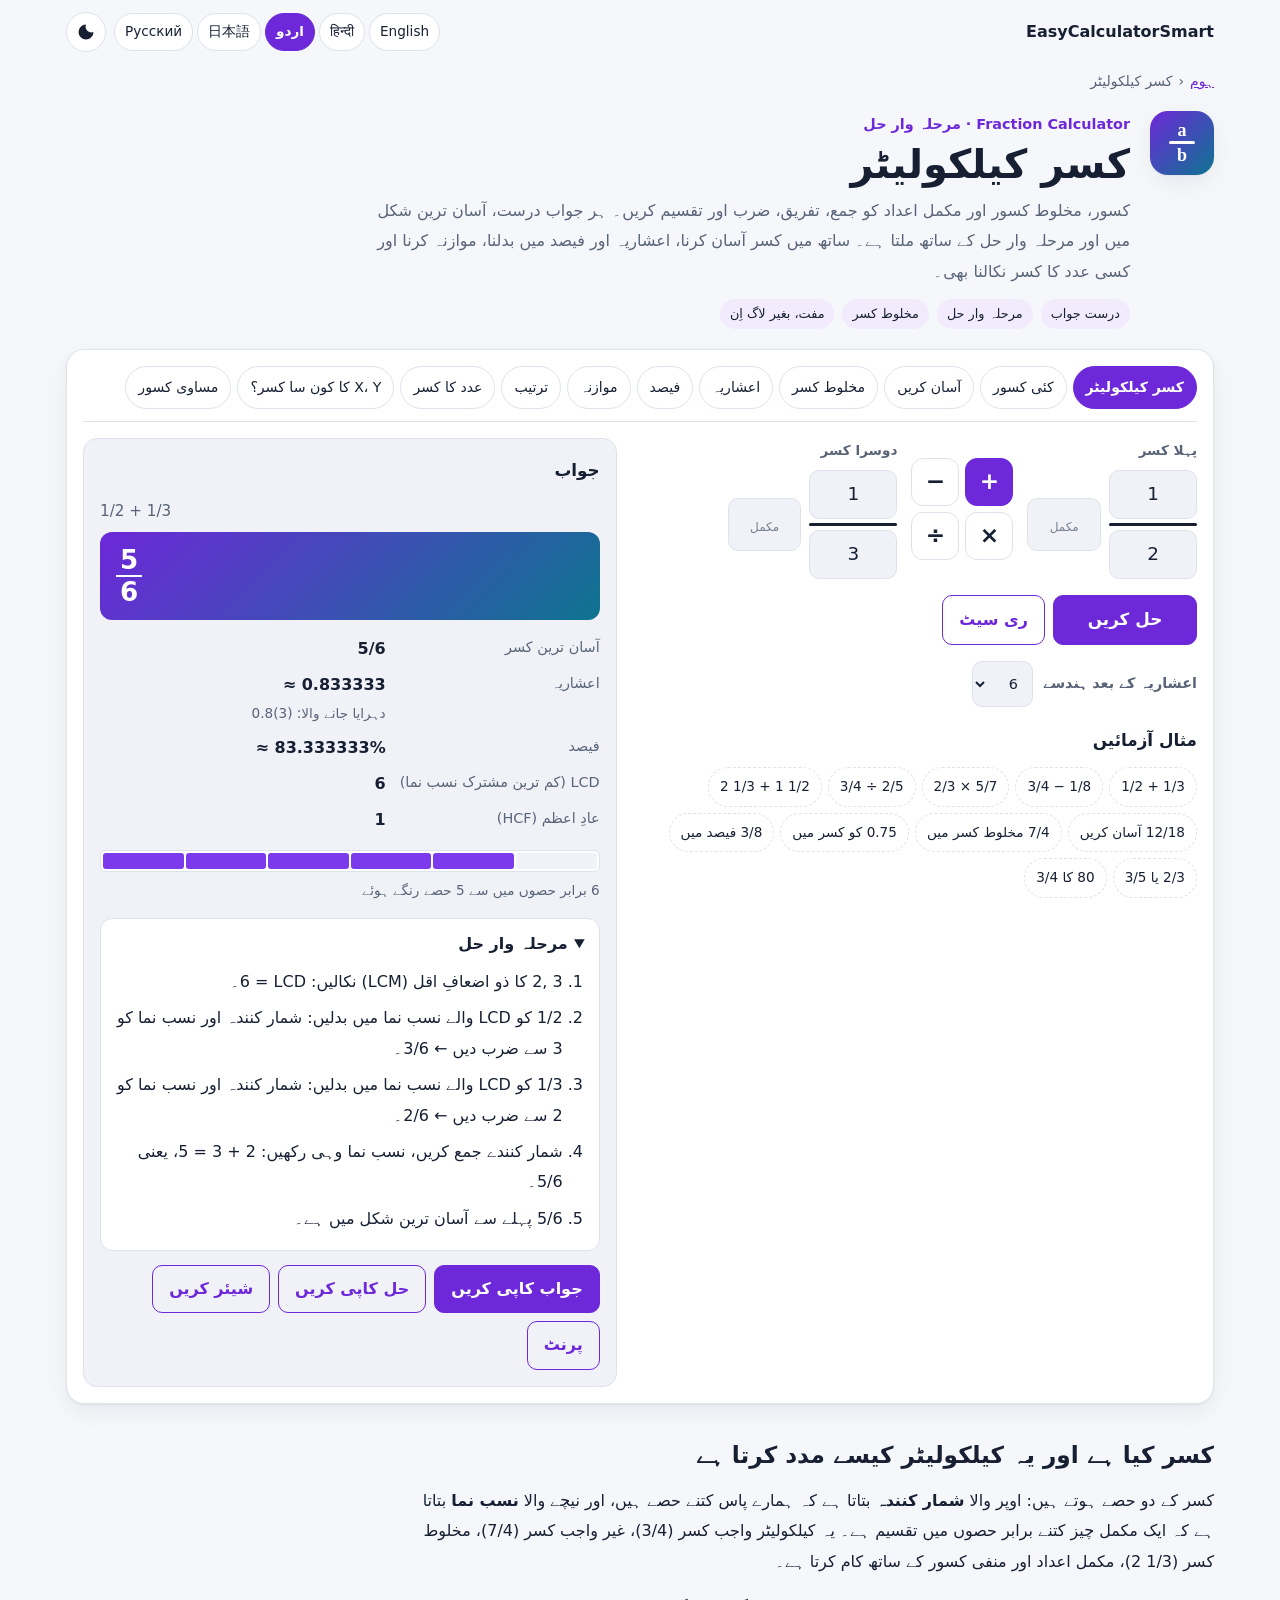
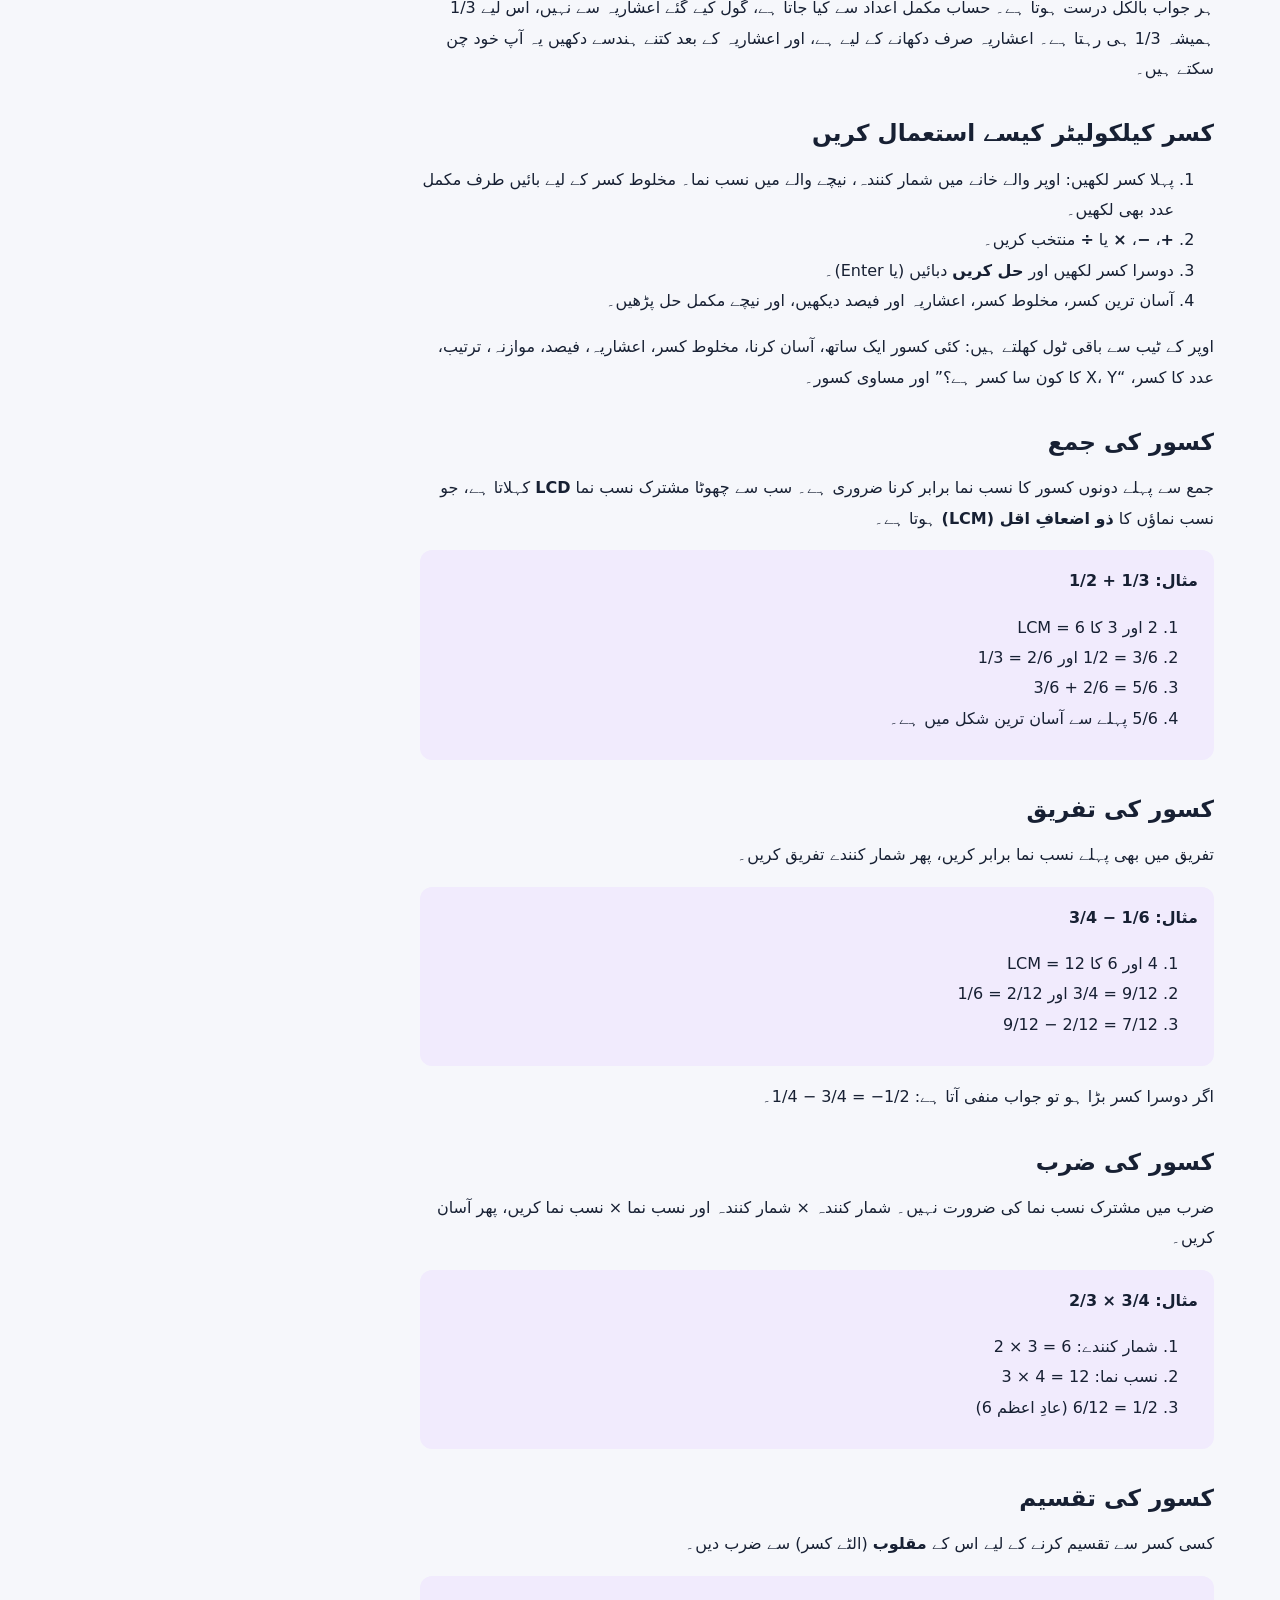
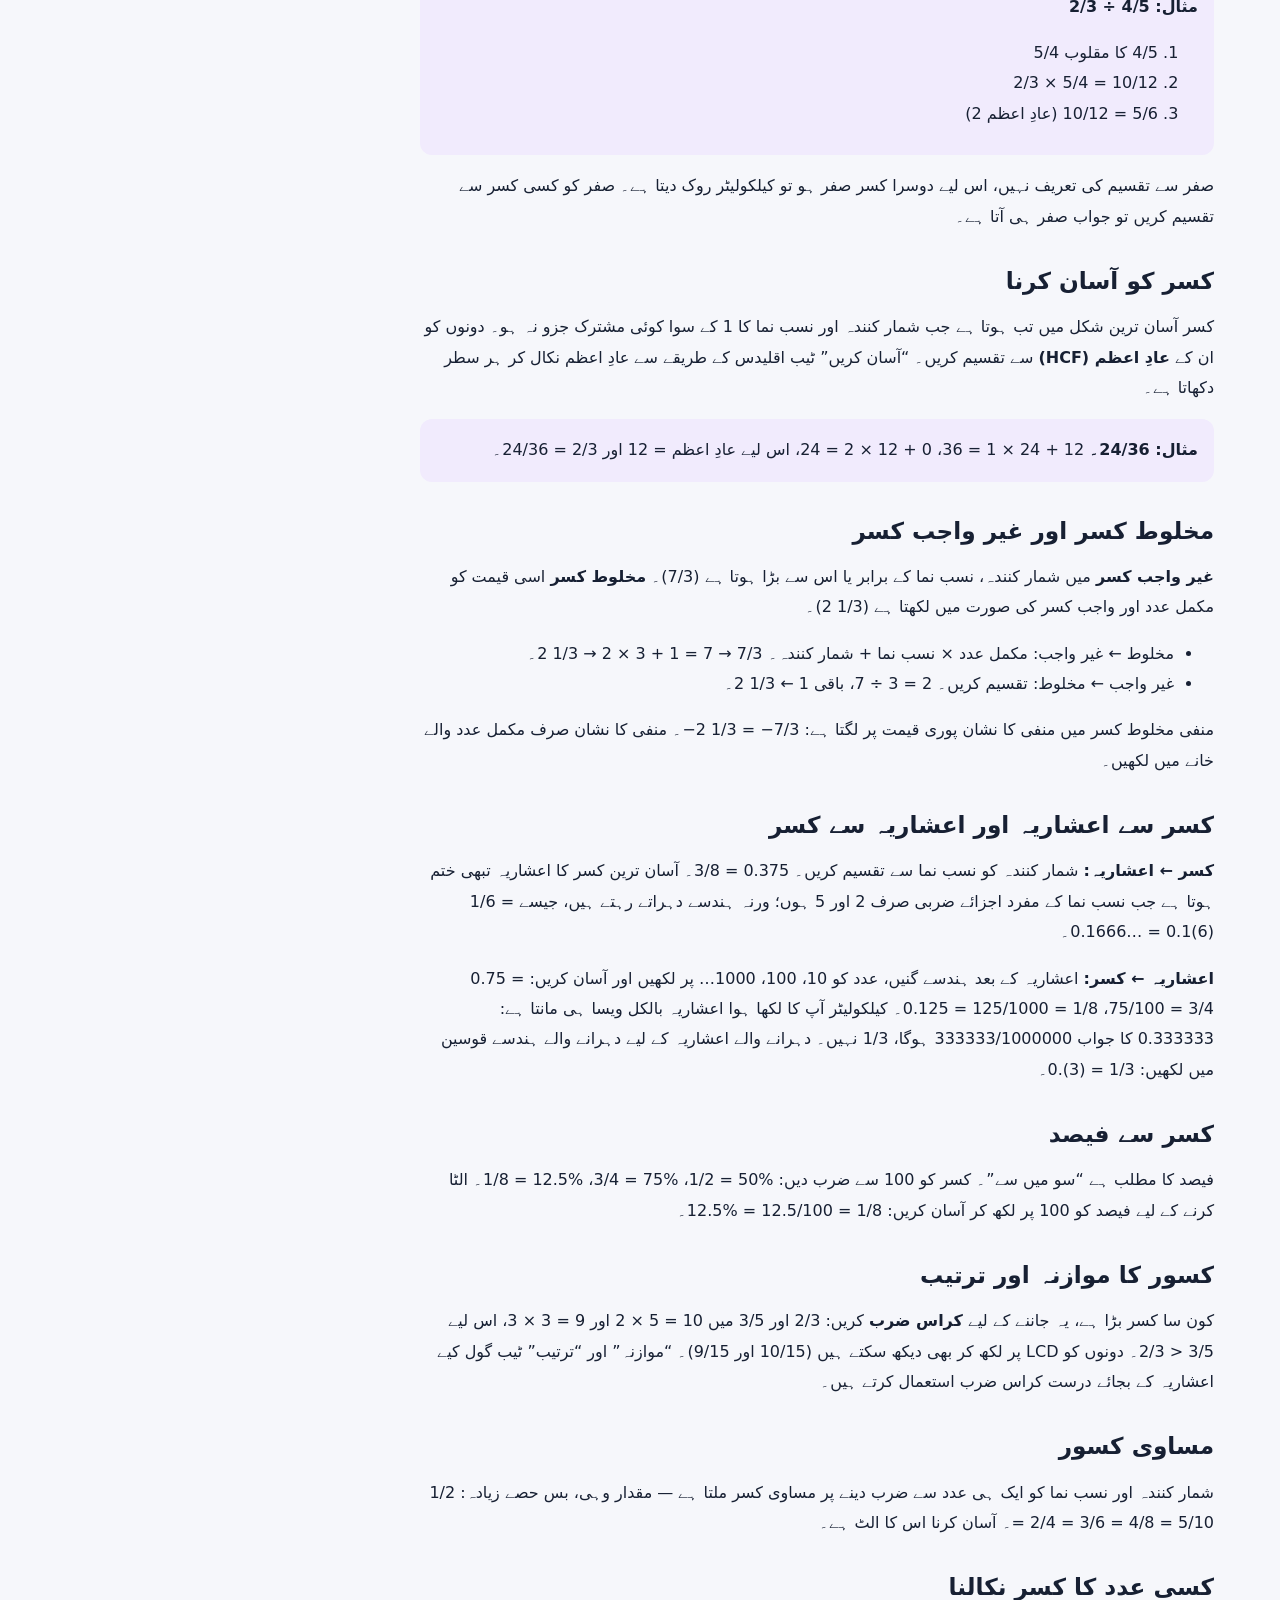
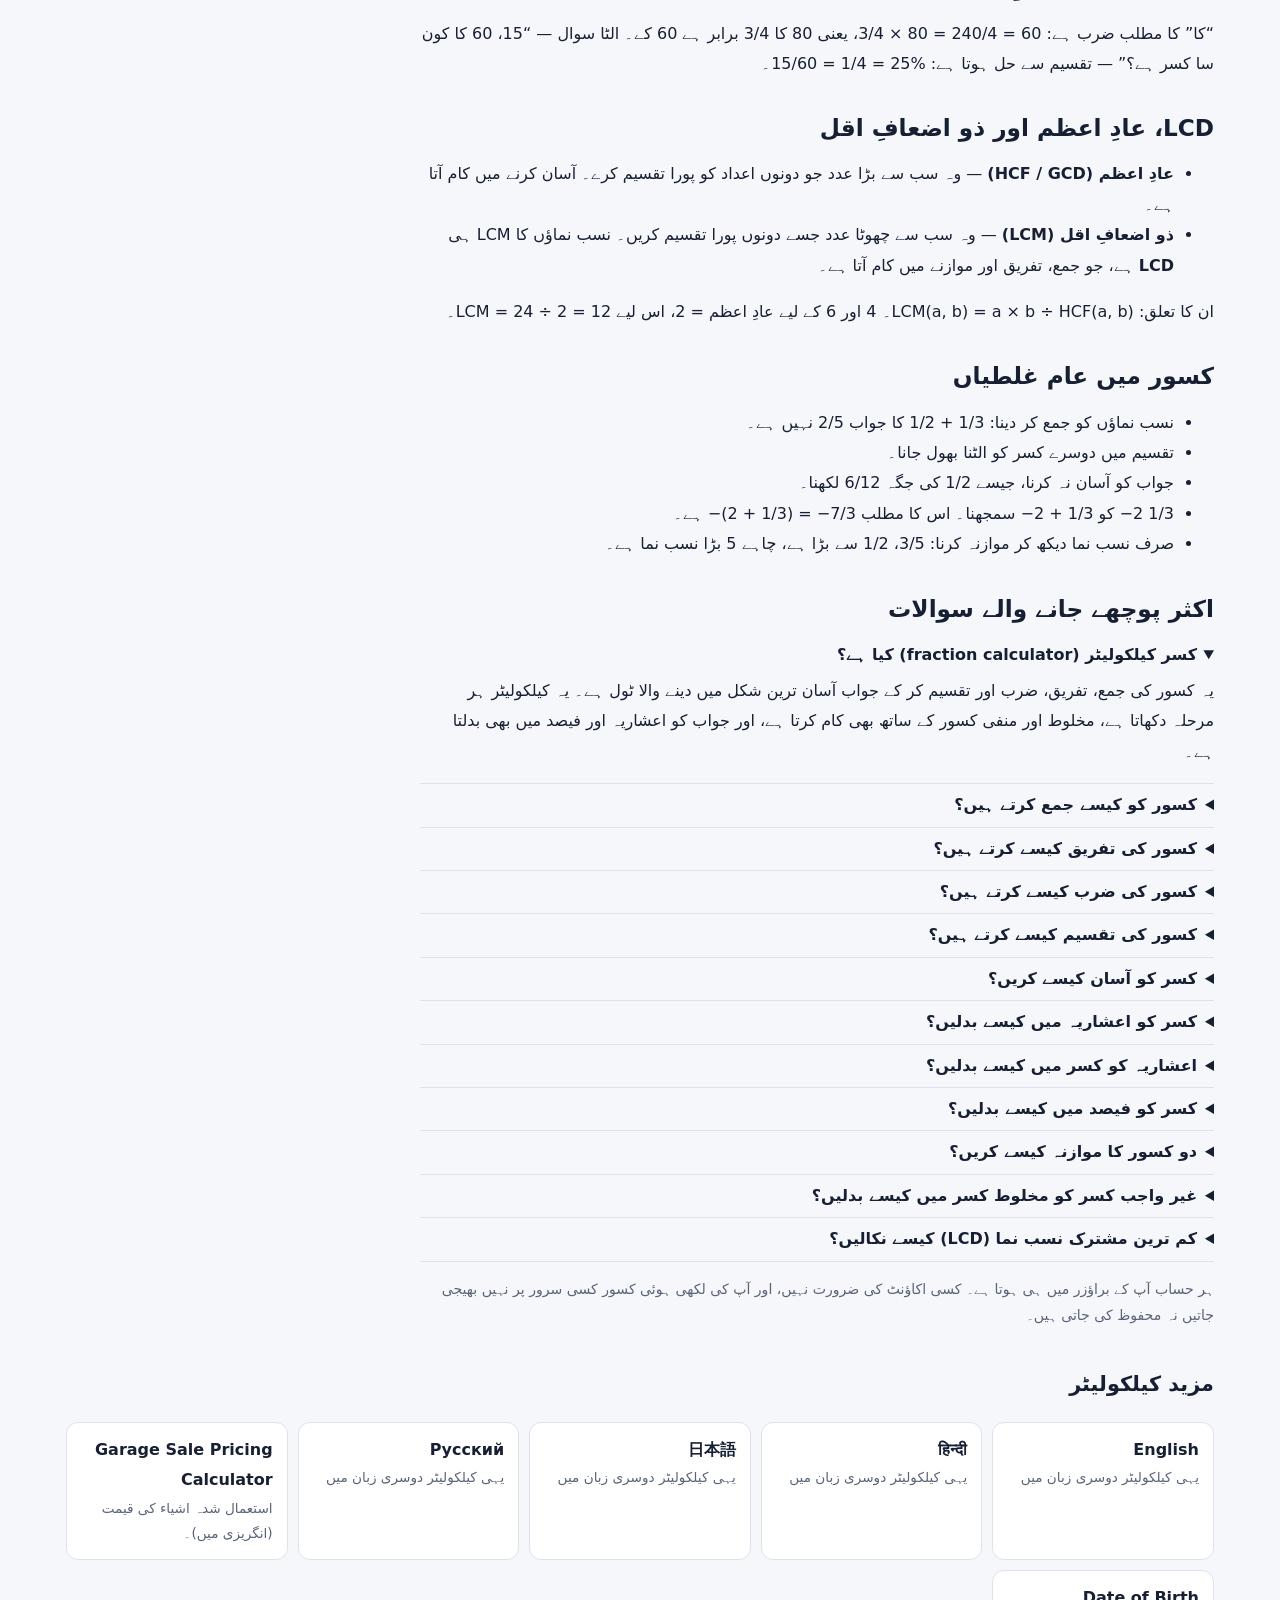
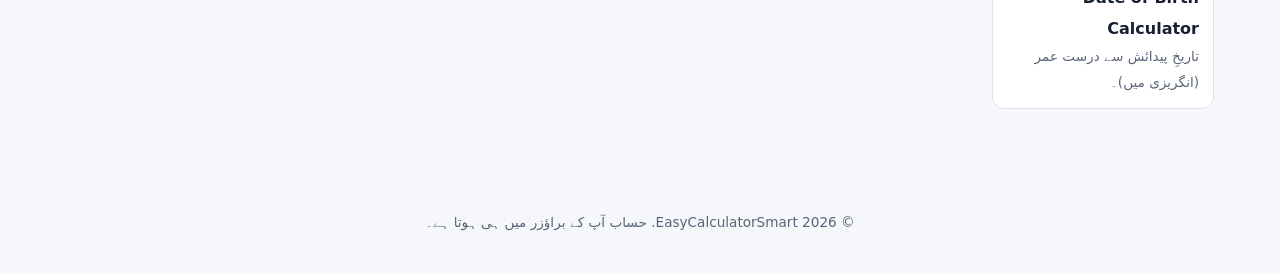
<file: public/ur/fraction-calculator/index.html>
<!doctype html>
<html lang="ur" dir="rtl">
<head>
<meta charset="utf-8">
<meta name="viewport" content="width=device-width, initial-scale=1">
<title>کسر کیلکولیٹر (Fraction Calculator) — مرحلہ وار حل کے ساتھ</title>
<meta name="description" content="مفت کسر کیلکولیٹر: کسور اور مخلوط کسور جمع، تفریق، ضرب اور تقسیم کریں، کسر کو آسان کریں، اعشاریہ اور فیصد میں بدلیں، کسور کا موازنہ کریں — ہر سوال کا مرحلہ وار حل۔">
<link rel="canonical" href="https://easycalculatorsmart.com/ur/fraction-calculator/">
<link rel="alternate" hreflang="en" href="https://easycalculatorsmart.com/fraction-calculator/">
<link rel="alternate" hreflang="hi" href="https://easycalculatorsmart.com/hi/fraction-calculator/">
<link rel="alternate" hreflang="ur" href="https://easycalculatorsmart.com/ur/fraction-calculator/">
<link rel="alternate" hreflang="ja" href="https://easycalculatorsmart.com/ja/fraction-calculator/">
<link rel="alternate" hreflang="ru" href="https://easycalculatorsmart.com/ru/fraction-calculator/">
<link rel="alternate" hreflang="x-default" href="https://easycalculatorsmart.com/fraction-calculator/">
<meta name="robots" content="index, follow, max-image-preview:large">
<meta name="referrer" content="strict-origin-when-cross-origin">
<meta property="og:type" content="website">
<meta property="og:locale" content="ur_PK">
<meta property="og:title" content="کسر کیلکولیٹر (Fraction Calculator) — مرحلہ وار حل کے ساتھ">
<meta property="og:description" content="مفت کسر کیلکولیٹر: کسور اور مخلوط کسور جمع، تفریق، ضرب اور تقسیم کریں، کسر کو آسان کریں، اعشاریہ اور فیصد میں بدلیں، کسور کا موازنہ کریں — ہر سوال کا مرحلہ وار حل۔">
<meta property="og:url" content="https://easycalculatorsmart.com/ur/fraction-calculator/">
<meta property="og:site_name" content="EasyCalculatorSmart">
<meta name="twitter:card" content="summary">
<meta name="color-scheme" content="light dark">
<script>try{var t=localStorage.getItem('ecs-theme');if(t)document.documentElement.setAttribute('data-theme',t);}catch(e){}</script>
<link rel="stylesheet" href="/assets/css/fraction.css?v=2026.10.01">
<script type="application/ld+json">{"@context":"https://schema.org","@graph":[{"@type":"WebPage","@id":"https://easycalculatorsmart.com/ur/fraction-calculator/#webpage","url":"https://easycalculatorsmart.com/ur/fraction-calculator/","name":"کسر کیلکولیٹر (Fraction Calculator) — مرحلہ وار حل کے ساتھ","description":"مفت کسر کیلکولیٹر: کسور اور مخلوط کسور جمع، تفریق، ضرب اور تقسیم کریں، کسر کو آسان کریں، اعشاریہ اور فیصد میں بدلیں، کسور کا موازنہ کریں — ہر سوال کا مرحلہ وار حل۔","dateModified":"2026-10-01","inLanguage":"ur","isPartOf":{"@type":"WebSite","name":"EasyCalculatorSmart","url":"https://easycalculatorsmart.com/"}},{"@type":"WebApplication","name":"کسر کیلکولیٹر","url":"https://easycalculatorsmart.com/ur/fraction-calculator/","applicationCategory":"EducationalApplication","operatingSystem":"Any (web browser)","browserRequirements":"Requires JavaScript","offers":{"@type":"Offer","price":"0","priceCurrency":"USD"},"description":"مفت کسر کیلکولیٹر: کسور اور مخلوط کسور جمع، تفریق، ضرب اور تقسیم کریں، کسر کو آسان کریں، اعشاریہ اور فیصد میں بدلیں، کسور کا موازنہ کریں — ہر سوال کا مرحلہ وار حل۔","inLanguage":"ur"},{"@type":"BreadcrumbList","itemListElement":[{"@type":"ListItem","position":1,"name":"ہوم","item":"https://easycalculatorsmart.com/"},{"@type":"ListItem","position":2,"name":"کسر کیلکولیٹر","item":"https://easycalculatorsmart.com/ur/fraction-calculator/"}]},{"@type":"FAQPage","mainEntity":[{"@type":"Question","name":"کسر کیلکولیٹر (fraction calculator) کیا ہے؟","acceptedAnswer":{"@type":"Answer","text":"یہ کسور کی جمع، تفریق، ضرب اور تقسیم کر کے جواب آسان ترین شکل میں دینے والا ٹول ہے۔ یہ کیلکولیٹر ہر مرحلہ دکھاتا ہے، مخلوط اور منفی کسور کے ساتھ بھی کام کرتا ہے، اور جواب کو اعشاریہ اور فیصد میں بھی بدلتا ہے۔"}},{"@type":"Question","name":"کسور کو کیسے جمع کرتے ہیں؟","acceptedAnswer":{"@type":"Answer","text":"پہلے دونوں کسور کا نسب نما برابر کریں (نسب نماؤں کا LCM لیں)، پھر شمار کنندے جمع کریں اور نسب نما وہی رکھیں، آخر میں آسان کریں۔ 1/2 + 1/3 میں LCD 6 ہے: 3/6 + 2/6 = 5/6۔"}},{"@type":"Question","name":"کسور کی تفریق کیسے کرتے ہیں؟","acceptedAnswer":{"@type":"Answer","text":"جمع کی طرح، بس شمار کنندے تفریق کریں: 3/4 − 1/6 میں LCD 12 ہے، اس لیے 9/12 − 2/12 = 7/12۔"}},{"@type":"Question","name":"کسور کی ضرب کیسے کرتے ہیں؟","acceptedAnswer":{"@type":"Answer","text":"شمار کنندے کو شمار کنندے سے اور نسب نما کو نسب نما سے ضرب دیں، پھر آسان کریں: 2/3 × 3/4 = 6/12 = 1/2۔ مشترک نسب نما کی ضرورت نہیں۔"}},{"@type":"Question","name":"کسور کی تقسیم کیسے کرتے ہیں؟","acceptedAnswer":{"@type":"Answer","text":"دوسرے کسر کو الٹ دیں (مقلوب لیں) اور ضرب دیں: 2/3 ÷ 4/5 = 2/3 × 5/4 = 10/12 = 5/6۔ صفر کے برابر کسر سے تقسیم ممکن نہیں۔"}},{"@type":"Question","name":"کسر کو آسان کیسے کریں؟","acceptedAnswer":{"@type":"Answer","text":"شمار کنندہ اور نسب نما کو ان کے عادِ اعظم (HCF/GCD) سے تقسیم کریں۔ 24/36 کا عادِ اعظم 12 ہے، اس لیے 24/36 = 2/3۔"}},{"@type":"Question","name":"کسر کو اعشاریہ میں کیسے بدلیں؟","acceptedAnswer":{"@type":"Answer","text":"شمار کنندہ کو نسب نما سے تقسیم کریں: 3/8 = 0.375۔ اگر آسان ترین کسر کے نسب نما میں 2 اور 5 کے علاوہ کوئی مفرد جزو ہو تو اعشاریہ دہراتا ہے، جیسے 1/3 = 0.333…"}},{"@type":"Question","name":"اعشاریہ کو کسر میں کیسے بدلیں؟","acceptedAnswer":{"@type":"Answer","text":"اعشاریہ کے بعد جتنے ہندسے ہوں، اتنے صفر والے 10، 100، 1000 پر عدد لکھیں اور آسان کریں: 0.75 = 75/100 = 3/4۔"}},{"@type":"Question","name":"کسر کو فیصد میں کیسے بدلیں؟","acceptedAnswer":{"@type":"Answer","text":"کسر کو 100 سے ضرب دیں: 3/4 × 100 = 75%، اور 1/8 × 100 = 12.5%۔"}},{"@type":"Question","name":"دو کسور کا موازنہ کیسے کریں؟","acceptedAnswer":{"@type":"Answer","text":"کراس ضرب کریں۔ 2/3 اور 3/5 کے لیے: 2 × 5 = 10 اور 3 × 3 = 9؛ 10 بڑا ہے، اس لیے 2/3 \u003E 3/5۔"}},{"@type":"Question","name":"غیر واجب کسر کو مخلوط کسر میں کیسے بدلیں؟","acceptedAnswer":{"@type":"Answer","text":"شمار کنندہ کو نسب نما سے تقسیم کریں۔ خارج قسمت مکمل عدد بنتا ہے اور باقی نسب نما کے اوپر جاتا ہے: 7/3 = 2 باقی 1 = 2 1/3۔"}},{"@type":"Question","name":"کم ترین مشترک نسب نما (LCD) کیسے نکالیں؟","acceptedAnswer":{"@type":"Answer","text":"LCD نسب نماؤں کا ذو اضعافِ اقل (LCM) ہوتا ہے۔ 4 اور 6 کا LCM 12 ہے، اس لیے 3/4 اور 1/6 کا LCD 12 ہے۔"}}]}]}</script>
</head>
<body class="fr-body">
<a class="fr-skip" href="#fr-calc">کیلکولیٹر پر جائیں</a>
<header class="fr-topbar">
  <a class="fr-brand" href="/">EasyCalculatorSmart</a>
  <div class="fr-top-right">
    <nav class="fr-langs" aria-label="زبان">
      <ul>
                <li><a href="/fraction-calculator/" hreflang="en" lang="en">English</a></li>
                <li><a href="/hi/fraction-calculator/" hreflang="hi" lang="hi">हिन्दी</a></li>
                <li><a href="/ur/fraction-calculator/" hreflang="ur" lang="ur" aria-current="page">اردو</a></li>
                <li><a href="/ja/fraction-calculator/" hreflang="ja" lang="ja">日本語</a></li>
                <li><a href="/ru/fraction-calculator/" hreflang="ru" lang="ru">Русский</a></li>
              </ul>
    </nav>
    <button type="button" class="fr-theme" data-fr-theme aria-label="ڈارک یا لائٹ تھیم بدلیں">
      <svg viewBox="0 0 24 24" aria-hidden="true"><path d="M12 3a9 9 0 1 0 9 9 7 7 0 0 1-9-9z"/></svg>
    </button>
  </div>
</header>

<main class="fr">
  <nav class="fr-crumbs" aria-label="Breadcrumb">
    <ol>
      <li><a href="/">ہوم</a></li>
      <li aria-current="page">کسر کیلکولیٹر</li>
    </ol>
  </nav>

  <section class="fr-hero">
    <div class="fr-hero-icon" aria-hidden="true"><span>a</span><i></i><span>b</span></div>
    <div>
      <p class="fr-kicker">Fraction Calculator · مرحلہ وار حل</p>
      <h1>کسر کیلکولیٹر</h1>
      <p class="fr-lead">کسور، مخلوط کسور اور مکمل اعداد کو جمع، تفریق، ضرب اور تقسیم کریں۔ ہر جواب درست، آسان ترین شکل میں اور مرحلہ وار حل کے ساتھ ملتا ہے۔ ساتھ میں کسر آسان کرنا، اعشاریہ اور فیصد میں بدلنا، موازنہ کرنا اور کسی عدد کا کسر نکالنا بھی۔</p>
      <ul class="fr-badges">
        <li>درست جواب</li><li>مرحلہ وار حل</li><li>مخلوط کسر</li><li>مفت، بغیر لاگ اِن</li>      </ul>
    </div>
  </section>

  <section class="fr-calc" id="fr-calc" aria-labelledby="fr-calc-h">
  <h2 id="fr-calc-h" class="fr-sr">کیلکولیٹر</h2>

  <div class="fr-tabs" role="tablist" aria-label="کیلکولیٹر کی اقسام">
        <button type="button" role="tab" id="fr-tab-calc" aria-controls="fr-panel-calc" aria-selected="true" tabindex="0" data-fr-tab="calc">کسر کیلکولیٹر</button>
        <button type="button" role="tab" id="fr-tab-multi" aria-controls="fr-panel-multi" aria-selected="false" tabindex="-1" data-fr-tab="multi">کئی کسور</button>
        <button type="button" role="tab" id="fr-tab-simplify" aria-controls="fr-panel-simplify" aria-selected="false" tabindex="-1" data-fr-tab="simplify">آسان کریں</button>
        <button type="button" role="tab" id="fr-tab-mixed" aria-controls="fr-panel-mixed" aria-selected="false" tabindex="-1" data-fr-tab="mixed">مخلوط کسر</button>
        <button type="button" role="tab" id="fr-tab-decimal" aria-controls="fr-panel-decimal" aria-selected="false" tabindex="-1" data-fr-tab="decimal">اعشاریہ</button>
        <button type="button" role="tab" id="fr-tab-percent" aria-controls="fr-panel-percent" aria-selected="false" tabindex="-1" data-fr-tab="percent">فیصد</button>
        <button type="button" role="tab" id="fr-tab-compare" aria-controls="fr-panel-compare" aria-selected="false" tabindex="-1" data-fr-tab="compare">موازنہ</button>
        <button type="button" role="tab" id="fr-tab-order" aria-controls="fr-panel-order" aria-selected="false" tabindex="-1" data-fr-tab="order">ترتیب</button>
        <button type="button" role="tab" id="fr-tab-of" aria-controls="fr-panel-of" aria-selected="false" tabindex="-1" data-fr-tab="of">عدد کا کسر</button>
        <button type="button" role="tab" id="fr-tab-what" aria-controls="fr-panel-what" aria-selected="false" tabindex="-1" data-fr-tab="what">X، Y کا کون سا کسر؟</button>
        <button type="button" role="tab" id="fr-tab-equiv" aria-controls="fr-panel-equiv" aria-selected="false" tabindex="-1" data-fr-tab="equiv">مساوی کسور</button>
      </div>

  <div class="fr-grid">
    <div class="fr-panels">

      <form class="fr-panel" id="fr-panel-calc" role="tabpanel" aria-labelledby="fr-tab-calc" data-fr-panel="calc" novalidate>
        <div class="fr-eq">
              <fieldset class="fr-in" data-fr-frac="calc-a">
      <legend>پہلا کسر</legend>
      <div class="fr-in-row" dir="ltr">
                <label class="fr-in-whole"><span class="fr-sr">پہلا کسر — مکمل عدد</span>
          <input type="text" inputmode="numeric" autocomplete="off" data-part="w" placeholder="مکمل" value=""></label>
                <span class="fr-in-stack">
          <label><span class="fr-sr">پہلا کسر — شمار کنندہ</span>
            <input type="text" inputmode="numeric" autocomplete="off" data-part="n" placeholder="اوپر" value="1"></label>
          <span class="fr-in-bar" aria-hidden="true"></span>
          <label><span class="fr-sr">پہلا کسر — نسب نما</span>
            <input type="text" inputmode="numeric" autocomplete="off" data-part="d" placeholder="نیچے" value="2"></label>
        </span>
      </div>
    </fieldset>
                  <div class="fr-ops" role="radiogroup" aria-label="عمل">
            <label class="fr-op"><input type="radio" name="fr-calc-op" value="+" checked><span aria-hidden="true">+</span><span class="fr-sr">جمع</span></label>
            <label class="fr-op"><input type="radio" name="fr-calc-op" value="-"><span aria-hidden="true">−</span><span class="fr-sr">تفریق</span></label>
            <label class="fr-op"><input type="radio" name="fr-calc-op" value="*"><span aria-hidden="true">×</span><span class="fr-sr">ضرب</span></label>
            <label class="fr-op"><input type="radio" name="fr-calc-op" value="/"><span aria-hidden="true">÷</span><span class="fr-sr">تقسیم</span></label>
          </div>
                  <fieldset class="fr-in" data-fr-frac="calc-b">
      <legend>دوسرا کسر</legend>
      <div class="fr-in-row" dir="ltr">
                <label class="fr-in-whole"><span class="fr-sr">دوسرا کسر — مکمل عدد</span>
          <input type="text" inputmode="numeric" autocomplete="off" data-part="w" placeholder="مکمل" value=""></label>
                <span class="fr-in-stack">
          <label><span class="fr-sr">دوسرا کسر — شمار کنندہ</span>
            <input type="text" inputmode="numeric" autocomplete="off" data-part="n" placeholder="اوپر" value="1"></label>
          <span class="fr-in-bar" aria-hidden="true"></span>
          <label><span class="fr-sr">دوسرا کسر — نسب نما</span>
            <input type="text" inputmode="numeric" autocomplete="off" data-part="d" placeholder="نیچے" value="3"></label>
        </span>
      </div>
    </fieldset>
            </div>
        <div class="fr-actions"><button type="submit" class="fr-btn fr-btn--go">حل کریں</button><button type="button" class="fr-btn fr-btn--ghost" data-fr-reset>ری سیٹ</button></div>
      </form>

      <form class="fr-panel" id="fr-panel-multi" role="tabpanel" aria-labelledby="fr-tab-multi" data-fr-panel="multi" hidden novalidate>
        <p class="fr-hint">زیادہ سے زیادہ 10 کسور لکھیں۔ ضرب اور تقسیم پہلے، پھر جمع اور تفریق ہوتی ہے۔</p>
        <ol class="fr-rows" data-fr-rows="multi"></ol>
        <div class="fr-actions">
          <button type="button" class="fr-btn fr-btn--ghost" data-fr-add="multi">+ کسر شامل کریں</button>
          <button type="submit" class="fr-btn fr-btn--go">حل کریں</button><button type="button" class="fr-btn fr-btn--ghost" data-fr-reset>ری سیٹ</button>
        </div>
      </form>

      <form class="fr-panel" id="fr-panel-simplify" role="tabpanel" aria-labelledby="fr-tab-simplify" data-fr-panel="simplify" hidden novalidate>
            <fieldset class="fr-in" data-fr-frac="simplify-a">
      <legend>آسان کریں</legend>
      <div class="fr-in-row" dir="ltr">
                <span class="fr-in-stack">
          <label><span class="fr-sr">آسان کریں — شمار کنندہ</span>
            <input type="text" inputmode="numeric" autocomplete="off" data-part="n" placeholder="اوپر" value="24"></label>
          <span class="fr-in-bar" aria-hidden="true"></span>
          <label><span class="fr-sr">آسان کریں — نسب نما</span>
            <input type="text" inputmode="numeric" autocomplete="off" data-part="d" placeholder="نیچے" value="36"></label>
        </span>
      </div>
    </fieldset>
            <div class="fr-actions"><button type="submit" class="fr-btn fr-btn--go">حل کریں</button><button type="button" class="fr-btn fr-btn--ghost" data-fr-reset>ری سیٹ</button></div>
      </form>

      <form class="fr-panel" id="fr-panel-mixed" role="tabpanel" aria-labelledby="fr-tab-mixed" data-fr-panel="mixed" hidden novalidate>
            <div class="fr-dir" role="radiogroup">
            <label class="fr-pill"><input type="radio" name="fr-mixed-dir" value="toImproper" checked><span>مخلوط ← غیر واجب کسر</span></label>
            <label class="fr-pill"><input type="radio" name="fr-mixed-dir" value="toMixed"><span>غیر واجب کسر ← مخلوط</span></label>
          </div>
                <fieldset class="fr-in" data-fr-frac="mixed-a">
      <legend>کسر</legend>
      <div class="fr-in-row" dir="ltr">
                <label class="fr-in-whole"><span class="fr-sr">کسر — مکمل عدد</span>
          <input type="text" inputmode="numeric" autocomplete="off" data-part="w" placeholder="مکمل" value="2"></label>
                <span class="fr-in-stack">
          <label><span class="fr-sr">کسر — شمار کنندہ</span>
            <input type="text" inputmode="numeric" autocomplete="off" data-part="n" placeholder="اوپر" value="1"></label>
          <span class="fr-in-bar" aria-hidden="true"></span>
          <label><span class="fr-sr">کسر — نسب نما</span>
            <input type="text" inputmode="numeric" autocomplete="off" data-part="d" placeholder="نیچے" value="3"></label>
        </span>
      </div>
    </fieldset>
            <div class="fr-actions"><button type="submit" class="fr-btn fr-btn--go">حل کریں</button><button type="button" class="fr-btn fr-btn--ghost" data-fr-reset>ری سیٹ</button></div>
      </form>

      <form class="fr-panel" id="fr-panel-decimal" role="tabpanel" aria-labelledby="fr-tab-decimal" data-fr-panel="decimal" hidden novalidate>
            <div class="fr-dir" role="radiogroup">
            <label class="fr-pill"><input type="radio" name="fr-decimal-dir" value="toDec" checked><span>کسر ← اعشاریہ</span></label>
            <label class="fr-pill"><input type="radio" name="fr-decimal-dir" value="toFrac"><span>اعشاریہ ← کسر</span></label>
          </div>
            <div data-fr-show="toDec">    <fieldset class="fr-in" data-fr-frac="decimal-a">
      <legend>کسر</legend>
      <div class="fr-in-row" dir="ltr">
                <label class="fr-in-whole"><span class="fr-sr">کسر — مکمل عدد</span>
          <input type="text" inputmode="numeric" autocomplete="off" data-part="w" placeholder="مکمل" value=""></label>
                <span class="fr-in-stack">
          <label><span class="fr-sr">کسر — شمار کنندہ</span>
            <input type="text" inputmode="numeric" autocomplete="off" data-part="n" placeholder="اوپر" value="3"></label>
          <span class="fr-in-bar" aria-hidden="true"></span>
          <label><span class="fr-sr">کسر — نسب نما</span>
            <input type="text" inputmode="numeric" autocomplete="off" data-part="d" placeholder="نیچے" value="8"></label>
        </span>
      </div>
    </fieldset>
    </div>
        <div class="fr-field" data-fr-show="toFrac" hidden>
          <label for="fr-dec-in">اعشاری عدد</label>
          <input id="fr-dec-in" type="text" inputmode="decimal" autocomplete="off" dir="ltr" data-fr-text="dec" value="0.75" aria-describedby="fr-dec-help">
          <small id="fr-dec-help">0.125 جیسا محدود اعشاریہ بالکل درست بدلتا ہے۔ دہرانے والے ہندسے قوسین میں لکھیں: 0.(3) = 1/3۔</small>
        </div>
        <div class="fr-actions"><button type="submit" class="fr-btn fr-btn--go">حل کریں</button><button type="button" class="fr-btn fr-btn--ghost" data-fr-reset>ری سیٹ</button></div>
      </form>

      <form class="fr-panel" id="fr-panel-percent" role="tabpanel" aria-labelledby="fr-tab-percent" data-fr-panel="percent" hidden novalidate>
            <div class="fr-dir" role="radiogroup">
            <label class="fr-pill"><input type="radio" name="fr-percent-dir" value="toPct" checked><span>کسر ← فیصد</span></label>
            <label class="fr-pill"><input type="radio" name="fr-percent-dir" value="toFrac"><span>فیصد ← کسر</span></label>
          </div>
            <div data-fr-show="toPct">    <fieldset class="fr-in" data-fr-frac="percent-a">
      <legend>کسر</legend>
      <div class="fr-in-row" dir="ltr">
                <label class="fr-in-whole"><span class="fr-sr">کسر — مکمل عدد</span>
          <input type="text" inputmode="numeric" autocomplete="off" data-part="w" placeholder="مکمل" value=""></label>
                <span class="fr-in-stack">
          <label><span class="fr-sr">کسر — شمار کنندہ</span>
            <input type="text" inputmode="numeric" autocomplete="off" data-part="n" placeholder="اوپر" value="3"></label>
          <span class="fr-in-bar" aria-hidden="true"></span>
          <label><span class="fr-sr">کسر — نسب نما</span>
            <input type="text" inputmode="numeric" autocomplete="off" data-part="d" placeholder="نیچے" value="4"></label>
        </span>
      </div>
    </fieldset>
    </div>
        <div class="fr-field" data-fr-show="toFrac" hidden>
          <label for="fr-pct-in">فیصد (%)</label>
          <input id="fr-pct-in" type="text" inputmode="decimal" autocomplete="off" dir="ltr" data-fr-text="pct" value="12.5">
        </div>
        <div class="fr-actions"><button type="submit" class="fr-btn fr-btn--go">حل کریں</button><button type="button" class="fr-btn fr-btn--ghost" data-fr-reset>ری سیٹ</button></div>
      </form>

      <form class="fr-panel" id="fr-panel-compare" role="tabpanel" aria-labelledby="fr-tab-compare" data-fr-panel="compare" hidden novalidate>
        <div class="fr-eq">
              <fieldset class="fr-in" data-fr-frac="compare-a">
      <legend>پہلا کسر</legend>
      <div class="fr-in-row" dir="ltr">
                <label class="fr-in-whole"><span class="fr-sr">پہلا کسر — مکمل عدد</span>
          <input type="text" inputmode="numeric" autocomplete="off" data-part="w" placeholder="مکمل" value=""></label>
                <span class="fr-in-stack">
          <label><span class="fr-sr">پہلا کسر — شمار کنندہ</span>
            <input type="text" inputmode="numeric" autocomplete="off" data-part="n" placeholder="اوپر" value="2"></label>
          <span class="fr-in-bar" aria-hidden="true"></span>
          <label><span class="fr-sr">پہلا کسر — نسب نما</span>
            <input type="text" inputmode="numeric" autocomplete="off" data-part="d" placeholder="نیچے" value="3"></label>
        </span>
      </div>
    </fieldset>
              <span class="fr-vs" aria-hidden="true">?</span>
              <fieldset class="fr-in" data-fr-frac="compare-b">
      <legend>دوسرا کسر</legend>
      <div class="fr-in-row" dir="ltr">
                <label class="fr-in-whole"><span class="fr-sr">دوسرا کسر — مکمل عدد</span>
          <input type="text" inputmode="numeric" autocomplete="off" data-part="w" placeholder="مکمل" value=""></label>
                <span class="fr-in-stack">
          <label><span class="fr-sr">دوسرا کسر — شمار کنندہ</span>
            <input type="text" inputmode="numeric" autocomplete="off" data-part="n" placeholder="اوپر" value="3"></label>
          <span class="fr-in-bar" aria-hidden="true"></span>
          <label><span class="fr-sr">دوسرا کسر — نسب نما</span>
            <input type="text" inputmode="numeric" autocomplete="off" data-part="d" placeholder="نیچے" value="5"></label>
        </span>
      </div>
    </fieldset>
            </div>
        <div class="fr-actions"><button type="submit" class="fr-btn fr-btn--go">حل کریں</button><button type="button" class="fr-btn fr-btn--ghost" data-fr-reset>ری سیٹ</button></div>
      </form>

      <form class="fr-panel" id="fr-panel-order" role="tabpanel" aria-labelledby="fr-tab-order" data-fr-panel="order" hidden novalidate>
        <p class="fr-hint">3 سے 10 کسور، مخلوط کسور یا مکمل اعداد لکھیں۔</p>
        <ol class="fr-rows fr-rows--order" data-fr-rows="order"></ol>
        <div class="fr-actions">
          <button type="button" class="fr-btn fr-btn--ghost" data-fr-add="order">+ کسر شامل کریں</button>
          <button type="submit" class="fr-btn fr-btn--go">حل کریں</button><button type="button" class="fr-btn fr-btn--ghost" data-fr-reset>ری سیٹ</button>
        </div>
      </form>

      <form class="fr-panel" id="fr-panel-of" role="tabpanel" aria-labelledby="fr-tab-of" data-fr-panel="of" hidden novalidate>
        <div class="fr-eq">
              <fieldset class="fr-in" data-fr-frac="of-a">
      <legend>کسر</legend>
      <div class="fr-in-row" dir="ltr">
                <label class="fr-in-whole"><span class="fr-sr">کسر — مکمل عدد</span>
          <input type="text" inputmode="numeric" autocomplete="off" data-part="w" placeholder="مکمل" value=""></label>
                <span class="fr-in-stack">
          <label><span class="fr-sr">کسر — شمار کنندہ</span>
            <input type="text" inputmode="numeric" autocomplete="off" data-part="n" placeholder="اوپر" value="3"></label>
          <span class="fr-in-bar" aria-hidden="true"></span>
          <label><span class="fr-sr">کسر — نسب نما</span>
            <input type="text" inputmode="numeric" autocomplete="off" data-part="d" placeholder="نیچے" value="4"></label>
        </span>
      </div>
    </fieldset>
              <span class="fr-word">کا</span>
          <div class="fr-field fr-field--num">
            <label for="fr-of-x">عدد</label>
            <input id="fr-of-x" type="text" inputmode="decimal" autocomplete="off" dir="ltr" data-fr-text="ofx" value="80">
          </div>
        </div>
        <div class="fr-actions"><button type="submit" class="fr-btn fr-btn--go">حل کریں</button><button type="button" class="fr-btn fr-btn--ghost" data-fr-reset>ری سیٹ</button></div>
      </form>

      <form class="fr-panel" id="fr-panel-what" role="tabpanel" aria-labelledby="fr-tab-what" data-fr-panel="what" hidden novalidate>
        <div class="fr-eq">
          <div class="fr-field fr-field--num"><label for="fr-what-x">X (حصہ)</label>
            <input id="fr-what-x" type="text" inputmode="decimal" autocomplete="off" dir="ltr" data-fr-text="wx" value="15"></div>
          <span class="fr-word">کا کون سا کسر ہے</span>
          <div class="fr-field fr-field--num"><label for="fr-what-y">Y (کُل)</label>
            <input id="fr-what-y" type="text" inputmode="decimal" autocomplete="off" dir="ltr" data-fr-text="wy" value="60"></div>
        </div>
        <div class="fr-actions"><button type="submit" class="fr-btn fr-btn--go">حل کریں</button><button type="button" class="fr-btn fr-btn--ghost" data-fr-reset>ری سیٹ</button></div>
      </form>

      <form class="fr-panel" id="fr-panel-equiv" role="tabpanel" aria-labelledby="fr-tab-equiv" data-fr-panel="equiv" hidden novalidate>
        <div class="fr-eq">
              <fieldset class="fr-in" data-fr-frac="equiv-a">
      <legend>کسر</legend>
      <div class="fr-in-row" dir="ltr">
                <span class="fr-in-stack">
          <label><span class="fr-sr">کسر — شمار کنندہ</span>
            <input type="text" inputmode="numeric" autocomplete="off" data-part="n" placeholder="اوپر" value="1"></label>
          <span class="fr-in-bar" aria-hidden="true"></span>
          <label><span class="fr-sr">کسر — نسب نما</span>
            <input type="text" inputmode="numeric" autocomplete="off" data-part="d" placeholder="نیچے" value="2"></label>
        </span>
      </div>
    </fieldset>
              <div class="fr-field fr-field--num"><label for="fr-eq-start">ضارب سے شروع</label>
            <input id="fr-eq-start" type="text" inputmode="numeric" autocomplete="off" dir="ltr" data-fr-text="eqs" value="1"></div>
          <div class="fr-field fr-field--num"><label for="fr-eq-count">کتنے</label>
            <select id="fr-eq-count" data-fr-text="eqc"><option>5</option><option selected>10</option><option>15</option><option>20</option></select></div>
        </div>
        <div class="fr-actions"><button type="submit" class="fr-btn fr-btn--go">حل کریں</button><button type="button" class="fr-btn fr-btn--ghost" data-fr-reset>ری سیٹ</button></div>
      </form>

      <div class="fr-settings">
        <label for="fr-digits">اعشاریہ کے بعد ہندسے</label>
        <select id="fr-digits" data-fr-digits>
          <option value="2">2</option><option value="4">4</option><option value="6" selected>6</option><option value="8">8</option><option value="10">10</option><option value="12">12</option>        </select>
      </div>

      <div class="fr-examples">
        <h3 class="fr-h3">مثال آزمائیں</h3>
        <div class="fr-chips" data-fr-examples></div>
      </div>
    </div>

    <div class="fr-out" aria-labelledby="fr-out-h">
      <h3 id="fr-out-h" class="fr-h3">جواب</h3>
      <div class="fr-error" role="alert" data-fr-error hidden></div>
      <div class="fr-sr" aria-live="polite" data-fr-announce></div>
      <div class="fr-result" data-fr-result>
        <p class="fr-expr" data-fr-expr dir="ltr"></p>
        <div class="fr-main" data-fr-main></div>
        <dl class="fr-forms" data-fr-forms></dl>
        <div class="fr-extra" data-fr-extra></div>
        <figure class="fr-visual" data-fr-visual hidden><div class="fr-bars" data-fr-bars aria-hidden="true"></div><figcaption data-fr-vcap></figcaption></figure>
        <details class="fr-steps" open>
          <summary>مرحلہ وار حل</summary>
          <ol data-fr-steps></ol>
        </details>
        <div class="fr-share">
          <button type="button" class="fr-btn" data-fr-copy>جواب کاپی کریں</button>
          <button type="button" class="fr-btn fr-btn--ghost" data-fr-copy-steps>حل کاپی کریں</button>
          <button type="button" class="fr-btn fr-btn--ghost" data-fr-share>شیئر کریں</button>
          <button type="button" class="fr-btn fr-btn--ghost" data-fr-print>پرنٹ</button>
        </div>
      </div>
    </div>
  </div>
</section>

  <article class="fr-article">
    <section aria-labelledby="a-intro">
  <h2 id="a-intro">کسر کیا ہے اور یہ کیلکولیٹر کیسے مدد کرتا ہے</h2>
  <p>کسر کے دو حصے ہوتے ہیں: اوپر والا <strong>شمار کنندہ</strong> بتاتا ہے کہ ہمارے پاس کتنے حصے ہیں، اور نیچے والا <strong>نسب نما</strong> بتاتا ہے کہ ایک مکمل چیز کتنے برابر حصوں میں تقسیم ہے۔ یہ کیلکولیٹر واجب کسر (<span dir="ltr">3/4</span>)، غیر واجب کسر (<span dir="ltr">7/4</span>)، مخلوط کسر (<span dir="ltr">2 1/3</span>)، مکمل اعداد اور منفی کسور کے ساتھ کام کرتا ہے۔</p>
  <p>ہر جواب بالکل درست ہوتا ہے۔ حساب مکمل اعداد سے کیا جاتا ہے، گول کیے گئے اعشاریہ سے نہیں، اس لیے <span dir="ltr">1/3</span> ہمیشہ <span dir="ltr">1/3</span> ہی رہتا ہے۔ اعشاریہ صرف دکھانے کے لیے ہے، اور اعشاریہ کے بعد کتنے ہندسے دکھیں یہ آپ خود چن سکتے ہیں۔</p>
</section>

<section aria-labelledby="a-use">
  <h2 id="a-use">کسر کیلکولیٹر کیسے استعمال کریں</h2>
  <ol>
    <li>پہلا کسر لکھیں: اوپر والے خانے میں شمار کنندہ، نیچے والے میں نسب نما۔ مخلوط کسر کے لیے بائیں طرف مکمل عدد بھی لکھیں۔</li>
    <li><strong>+</strong>، <strong>−</strong>، <strong>×</strong> یا <strong>÷</strong> منتخب کریں۔</li>
    <li>دوسرا کسر لکھیں اور <strong>حل کریں</strong> دبائیں (یا Enter)۔</li>
    <li>آسان ترین کسر، مخلوط کسر، اعشاریہ اور فیصد دیکھیں، اور نیچے مکمل حل پڑھیں۔</li>
  </ol>
  <p>اوپر کے ٹیب سے باقی ٹول کھلتے ہیں: کئی کسور ایک ساتھ، آسان کرنا، مخلوط کسر، اعشاریہ، فیصد، موازنہ، ترتیب، عدد کا کسر، “X، Y کا کون سا کسر ہے؟” اور مساوی کسور۔</p>
</section>

<section aria-labelledby="a-add">
  <h2 id="a-add">کسور کی جمع</h2>
  <p>جمع سے پہلے دونوں کسور کا نسب نما برابر کرنا ضروری ہے۔ سب سے چھوٹا مشترک نسب نما <strong>LCD</strong> کہلاتا ہے، جو نسب نماؤں کا <strong>ذو اضعافِ اقل (LCM)</strong> ہوتا ہے۔</p>
  <div class="fr-callout"><p><strong>مثال: <span dir="ltr">1/2 + 1/3</span></strong></p><ol>
    <li>2 اور 3 کا LCM = 6</li><li><span dir="ltr">1/2 = 3/6</span> اور <span dir="ltr">1/3 = 2/6</span></li><li><span dir="ltr">3/6 + 2/6 = 5/6</span></li><li><span dir="ltr">5/6</span> پہلے سے آسان ترین شکل میں ہے۔</li></ol></div>
</section>

<section aria-labelledby="a-sub">
  <h2 id="a-sub">کسور کی تفریق</h2>
  <p>تفریق میں بھی پہلے نسب نما برابر کریں، پھر شمار کنندے تفریق کریں۔</p>
  <div class="fr-callout"><p><strong>مثال: <span dir="ltr">3/4 − 1/6</span></strong></p><ol>
    <li>4 اور 6 کا LCM = 12</li><li><span dir="ltr">3/4 = 9/12</span> اور <span dir="ltr">1/6 = 2/12</span></li><li><span dir="ltr">9/12 − 2/12 = 7/12</span></li></ol></div>
  <p>اگر دوسرا کسر بڑا ہو تو جواب منفی آتا ہے: <span dir="ltr">1/4 − 3/4 = −1/2</span>۔</p>
</section>

<section aria-labelledby="a-mul">
  <h2 id="a-mul">کسور کی ضرب</h2>
  <p>ضرب میں مشترک نسب نما کی ضرورت نہیں۔ شمار کنندہ × شمار کنندہ اور نسب نما × نسب نما کریں، پھر آسان کریں۔</p>
  <div class="fr-callout"><p><strong>مثال: <span dir="ltr">2/3 × 3/4</span></strong></p><ol>
    <li>شمار کنندے: <span dir="ltr">2 × 3 = 6</span></li><li>نسب نما: <span dir="ltr">3 × 4 = 12</span></li><li><span dir="ltr">6/12 = 1/2</span> (عادِ اعظم 6)</li></ol></div>
</section>

<section aria-labelledby="a-div">
  <h2 id="a-div">کسور کی تقسیم</h2>
  <p>کسی کسر سے تقسیم کرنے کے لیے اس کے <strong>مقلوب</strong> (الٹے کسر) سے ضرب دیں۔</p>
  <div class="fr-callout"><p><strong>مثال: <span dir="ltr">2/3 ÷ 4/5</span></strong></p><ol>
    <li><span dir="ltr">4/5</span> کا مقلوب <span dir="ltr">5/4</span></li><li><span dir="ltr">2/3 × 5/4 = 10/12</span></li><li><span dir="ltr">10/12 = 5/6</span> (عادِ اعظم 2)</li></ol></div>
  <p>صفر سے تقسیم کی تعریف نہیں، اس لیے دوسرا کسر صفر ہو تو کیلکولیٹر روک دیتا ہے۔ صفر کو کسی کسر سے تقسیم کریں تو جواب صفر ہی آتا ہے۔</p>
</section>

<section aria-labelledby="a-simp">
  <h2 id="a-simp">کسر کو آسان کرنا</h2>
  <p>کسر آسان ترین شکل میں تب ہوتا ہے جب شمار کنندہ اور نسب نما کا 1 کے سوا کوئی مشترک جزو نہ ہو۔ دونوں کو ان کے <strong>عادِ اعظم (HCF)</strong> سے تقسیم کریں۔ “آسان کریں” ٹیب اقلیدس کے طریقے سے عادِ اعظم نکال کر ہر سطر دکھاتا ہے۔</p>
  <div class="fr-callout"><p><strong>مثال: <span dir="ltr">24/36</span>۔</strong> <span dir="ltr">36 = 1 × 24 + 12</span>، <span dir="ltr">24 = 2 × 12 + 0</span>، اس لیے عادِ اعظم = 12 اور <span dir="ltr">24/36 = 2/3</span>۔</p></div>
</section>

<section aria-labelledby="a-mixed">
  <h2 id="a-mixed">مخلوط کسر اور غیر واجب کسر</h2>
  <p><strong>غیر واجب کسر</strong> میں شمار کنندہ، نسب نما کے برابر یا اس سے بڑا ہوتا ہے (<span dir="ltr">7/3</span>)۔ <strong>مخلوط کسر</strong> اسی قیمت کو مکمل عدد اور واجب کسر کی صورت میں لکھتا ہے (<span dir="ltr">2 1/3</span>)۔</p>
  <ul>
    <li>مخلوط ← غیر واجب: مکمل عدد × نسب نما + شمار کنندہ۔ <span dir="ltr">2 1/3 → 2 × 3 + 1 = 7 → 7/3</span>۔</li>
    <li>غیر واجب ← مخلوط: تقسیم کریں۔ <span dir="ltr">7 ÷ 3 = 2</span>، باقی 1 ← <span dir="ltr">2 1/3</span>۔</li>
  </ul>
  <p>منفی مخلوط کسر میں منفی کا نشان پوری قیمت پر لگتا ہے: <span dir="ltr">−2 1/3 = −7/3</span>۔ منفی کا نشان صرف مکمل عدد والے خانے میں لکھیں۔</p>
</section>

<section aria-labelledby="a-dec">
  <h2 id="a-dec">کسر سے اعشاریہ اور اعشاریہ سے کسر</h2>
  <p><strong>کسر ← اعشاریہ:</strong> شمار کنندہ کو نسب نما سے تقسیم کریں۔ <span dir="ltr">3/8 = 0.375</span>۔ آسان ترین کسر کا اعشاریہ تبھی ختم ہوتا ہے جب نسب نما کے مفرد اجزائے ضربی صرف 2 اور 5 ہوں؛ ورنہ ہندسے دہراتے رہتے ہیں، جیسے <span dir="ltr">1/6 = 0.1666… = 0.1(6)</span>۔</p>
  <p><strong>اعشاریہ ← کسر:</strong> اعشاریہ کے بعد ہندسے گنیں، عدد کو 10، 100، 1000… پر لکھیں اور آسان کریں: <span dir="ltr">0.75 = 75/100 = 3/4</span>، <span dir="ltr">0.125 = 125/1000 = 1/8</span>۔ کیلکولیٹر آپ کا لکھا ہوا اعشاریہ بالکل ویسا ہی مانتا ہے: <span dir="ltr">0.333333</span> کا جواب <span dir="ltr">333333/1000000</span> ہوگا، <span dir="ltr">1/3</span> نہیں۔ دہرانے والے اعشاریہ کے لیے دہرانے والے ہندسے قوسین میں لکھیں: <span dir="ltr">0.(3) = 1/3</span>۔</p>
</section>

<section aria-labelledby="a-pct">
  <h2 id="a-pct">کسر سے فیصد</h2>
  <p>فیصد کا مطلب ہے “سو میں سے”۔ کسر کو 100 سے ضرب دیں: <span dir="ltr">1/2 = 50%</span>، <span dir="ltr">3/4 = 75%</span>، <span dir="ltr">1/8 = 12.5%</span>۔ الٹا کرنے کے لیے فیصد کو 100 پر لکھ کر آسان کریں: <span dir="ltr">12.5% = 12.5/100 = 1/8</span>۔</p>
</section>

<section aria-labelledby="a-cmp">
  <h2 id="a-cmp">کسور کا موازنہ اور ترتیب</h2>
  <p>کون سا کسر بڑا ہے، یہ جاننے کے لیے <strong>کراس ضرب</strong> کریں: <span dir="ltr">2/3</span> اور <span dir="ltr">3/5</span> میں <span dir="ltr">2 × 5 = 10</span> اور <span dir="ltr">3 × 3 = 9</span>، اس لیے <span dir="ltr">2/3 &gt; 3/5</span>۔ دونوں کو LCD پر لکھ کر بھی دیکھ سکتے ہیں (<span dir="ltr">10/15</span> اور <span dir="ltr">9/15</span>)۔ “موازنہ” اور “ترتیب” ٹیب گول کیے اعشاریہ کے بجائے درست کراس ضرب استعمال کرتے ہیں۔</p>
</section>

<section aria-labelledby="a-eq">
  <h2 id="a-eq">مساوی کسور</h2>
  <p>شمار کنندہ اور نسب نما کو ایک ہی عدد سے ضرب دینے پر مساوی کسر ملتا ہے — مقدار وہی، بس حصے زیادہ: <span dir="ltr">1/2 = 2/4 = 3/6 = 4/8 = 5/10</span>۔ آسان کرنا اس کا الٹ ہے۔</p>
</section>

<section aria-labelledby="a-of">
  <h2 id="a-of">کسی عدد کا کسر نکالنا</h2>
  <p>“کا” کا مطلب ضرب ہے: <span dir="ltr">3/4 × 80 = 240/4 = 60</span>، یعنی 80 کا <span dir="ltr">3/4</span> برابر ہے 60 کے۔ الٹا سوال — “15، 60 کا کون سا کسر ہے؟” — تقسیم سے حل ہوتا ہے: <span dir="ltr">15/60 = 1/4 = 25%</span>۔</p>
</section>

<section aria-labelledby="a-lcd">
  <h2 id="a-lcd">LCD، عادِ اعظم اور ذو اضعافِ اقل</h2>
  <ul>
    <li><strong>عادِ اعظم (HCF / GCD)</strong> — وہ سب سے بڑا عدد جو دونوں اعداد کو پورا تقسیم کرے۔ آسان کرنے میں کام آتا ہے۔</li>
    <li><strong>ذو اضعافِ اقل (LCM)</strong> — وہ سب سے چھوٹا عدد جسے دونوں پورا تقسیم کریں۔ نسب نماؤں کا LCM ہی <strong>LCD</strong> ہے، جو جمع، تفریق اور موازنے میں کام آتا ہے۔</li>
  </ul>
  <p>ان کا تعلق: <span dir="ltr">LCM(a, b) = a × b ÷ HCF(a, b)</span>۔ 4 اور 6 کے لیے عادِ اعظم = 2، اس لیے <span dir="ltr">LCM = 24 ÷ 2 = 12</span>۔</p>
</section>

<section aria-labelledby="a-mist">
  <h2 id="a-mist">کسور میں عام غلطیاں</h2>
  <ul>
    <li>نسب نماؤں کو جمع کر دینا: <span dir="ltr">1/2 + 1/3</span> کا جواب <span dir="ltr">2/5</span> نہیں ہے۔</li>
    <li>تقسیم میں دوسرے کسر کو الٹنا بھول جانا۔</li>
    <li>جواب کو آسان نہ کرنا، جیسے <span dir="ltr">1/2</span> کی جگہ <span dir="ltr">6/12</span> لکھنا۔</li>
    <li><span dir="ltr">−2 1/3</span> کو <span dir="ltr">−2 + 1/3</span> سمجھنا۔ اس کا مطلب <span dir="ltr">−(2 + 1/3) = −7/3</span> ہے۔</li>
    <li>صرف نسب نما دیکھ کر موازنہ کرنا: <span dir="ltr">3/5</span>، <span dir="ltr">1/2</span> سے بڑا ہے، چاہے 5 بڑا نسب نما ہے۔</li>
  </ul>
</section>

    <section class="fr-faq" aria-labelledby="fr-faq-h">
      <h2 id="fr-faq-h">اکثر پوچھے جانے والے سوالات</h2>
            <details open>
        <summary><h3>کسر کیلکولیٹر (fraction calculator) کیا ہے؟</h3></summary>
        <p>یہ کسور کی جمع، تفریق، ضرب اور تقسیم کر کے جواب آسان ترین شکل میں دینے والا ٹول ہے۔ یہ کیلکولیٹر ہر مرحلہ دکھاتا ہے، مخلوط اور منفی کسور کے ساتھ بھی کام کرتا ہے، اور جواب کو اعشاریہ اور فیصد میں بھی بدلتا ہے۔</p>
      </details>
            <details>
        <summary><h3>کسور کو کیسے جمع کرتے ہیں؟</h3></summary>
        <p>پہلے دونوں کسور کا نسب نما برابر کریں (نسب نماؤں کا LCM لیں)، پھر شمار کنندے جمع کریں اور نسب نما وہی رکھیں، آخر میں آسان کریں۔ 1/2 + 1/3 میں LCD 6 ہے: 3/6 + 2/6 = 5/6۔</p>
      </details>
            <details>
        <summary><h3>کسور کی تفریق کیسے کرتے ہیں؟</h3></summary>
        <p>جمع کی طرح، بس شمار کنندے تفریق کریں: 3/4 − 1/6 میں LCD 12 ہے، اس لیے 9/12 − 2/12 = 7/12۔</p>
      </details>
            <details>
        <summary><h3>کسور کی ضرب کیسے کرتے ہیں؟</h3></summary>
        <p>شمار کنندے کو شمار کنندے سے اور نسب نما کو نسب نما سے ضرب دیں، پھر آسان کریں: 2/3 × 3/4 = 6/12 = 1/2۔ مشترک نسب نما کی ضرورت نہیں۔</p>
      </details>
            <details>
        <summary><h3>کسور کی تقسیم کیسے کرتے ہیں؟</h3></summary>
        <p>دوسرے کسر کو الٹ دیں (مقلوب لیں) اور ضرب دیں: 2/3 ÷ 4/5 = 2/3 × 5/4 = 10/12 = 5/6۔ صفر کے برابر کسر سے تقسیم ممکن نہیں۔</p>
      </details>
            <details>
        <summary><h3>کسر کو آسان کیسے کریں؟</h3></summary>
        <p>شمار کنندہ اور نسب نما کو ان کے عادِ اعظم (HCF/GCD) سے تقسیم کریں۔ 24/36 کا عادِ اعظم 12 ہے، اس لیے 24/36 = 2/3۔</p>
      </details>
            <details>
        <summary><h3>کسر کو اعشاریہ میں کیسے بدلیں؟</h3></summary>
        <p>شمار کنندہ کو نسب نما سے تقسیم کریں: 3/8 = 0.375۔ اگر آسان ترین کسر کے نسب نما میں 2 اور 5 کے علاوہ کوئی مفرد جزو ہو تو اعشاریہ دہراتا ہے، جیسے 1/3 = 0.333…</p>
      </details>
            <details>
        <summary><h3>اعشاریہ کو کسر میں کیسے بدلیں؟</h3></summary>
        <p>اعشاریہ کے بعد جتنے ہندسے ہوں، اتنے صفر والے 10، 100، 1000 پر عدد لکھیں اور آسان کریں: 0.75 = 75/100 = 3/4۔</p>
      </details>
            <details>
        <summary><h3>کسر کو فیصد میں کیسے بدلیں؟</h3></summary>
        <p>کسر کو 100 سے ضرب دیں: 3/4 × 100 = 75%، اور 1/8 × 100 = 12.5%۔</p>
      </details>
            <details>
        <summary><h3>دو کسور کا موازنہ کیسے کریں؟</h3></summary>
        <p>کراس ضرب کریں۔ 2/3 اور 3/5 کے لیے: 2 × 5 = 10 اور 3 × 3 = 9؛ 10 بڑا ہے، اس لیے 2/3 &gt; 3/5۔</p>
      </details>
            <details>
        <summary><h3>غیر واجب کسر کو مخلوط کسر میں کیسے بدلیں؟</h3></summary>
        <p>شمار کنندہ کو نسب نما سے تقسیم کریں۔ خارج قسمت مکمل عدد بنتا ہے اور باقی نسب نما کے اوپر جاتا ہے: 7/3 = 2 باقی 1 = 2 1/3۔</p>
      </details>
            <details>
        <summary><h3>کم ترین مشترک نسب نما (LCD) کیسے نکالیں؟</h3></summary>
        <p>LCD نسب نماؤں کا ذو اضعافِ اقل (LCM) ہوتا ہے۔ 4 اور 6 کا LCM 12 ہے، اس لیے 3/4 اور 1/6 کا LCD 12 ہے۔</p>
      </details>
          </section>
    <p class="fr-muted">ہر حساب آپ کے براؤزر میں ہی ہوتا ہے۔ کسی اکاؤنٹ کی ضرورت نہیں، اور آپ کی لکھی ہوئی کسور کسی سرور پر نہیں بھیجی جاتیں نہ محفوظ کی جاتی ہیں۔</p>
  </article>

  <aside class="fr-related" aria-labelledby="fr-rel-h">
    <h2 id="fr-rel-h">مزید کیلکولیٹر</h2>
    <ul>
            <li><a href="/fraction-calculator/" hreflang="en"><strong lang="en">English</strong><span>یہی کیلکولیٹر دوسری زبان میں</span></a></li>
            <li><a href="/hi/fraction-calculator/" hreflang="hi"><strong lang="hi">हिन्दी</strong><span>یہی کیلکولیٹر دوسری زبان میں</span></a></li>
            <li><a href="/ja/fraction-calculator/" hreflang="ja"><strong lang="ja">日本語</strong><span>یہی کیلکولیٹر دوسری زبان میں</span></a></li>
            <li><a href="/ru/fraction-calculator/" hreflang="ru"><strong lang="ru">Русский</strong><span>یہی کیلکولیٹر دوسری زبان میں</span></a></li>
                  <li><a href="/garage-sale-pricing-calculator/"><strong>Garage Sale Pricing Calculator</strong><span>استعمال شدہ اشیاء کی قیمت (انگریزی میں)۔</span></a></li>
            <li><a href="/date-of-birth-calculator/"><strong>Date of Birth Calculator</strong><span>تاریخِ پیدائش سے درست عمر (انگریزی میں)۔</span></a></li>
          </ul>
  </aside>
</main>

<footer class="fr-footer">
  <p>&copy; 2026 EasyCalculatorSmart. حساب آپ کے براؤزر میں ہی ہوتا ہے۔</p>
</footer>

<script type="application/json" id="fr-config">{"digits":[2,4,6,8,10,12],"defaultDigits":6,"maxRows":10,"modes":["calc","multi","simplify","mixed","decimal","percent","compare","order","of","what","equiv"],"examples":[{"mode":"calc","a":"1/2","op":"+","b":"1/3","lbl":null},{"mode":"calc","a":"3/4","op":"-","b":"1/8","lbl":null},{"mode":"calc","a":"2/3","op":"*","b":"5/7","lbl":null},{"mode":"calc","a":"3/4","op":"/","b":"2/5","lbl":null},{"mode":"calc","a":"2 1/3","op":"+","b":"1 1/2","lbl":null},{"mode":"simplify","a":"12/18","lbl":"exSimplify"},{"mode":"mixed","a":"7/4","dir":"toMixed","lbl":"exMixed"},{"mode":"decimal","v":"0.75","dir":"toFrac","lbl":"exDecToFrac"},{"mode":"percent","a":"3/8","dir":"toPct","lbl":"exToPct"},{"mode":"compare","a":"2/3","b":"3/5","lbl":"exCompare"},{"mode":"of","a":"3/4","x":"80","lbl":"exOf"}],"lang":"ur","decimalComma":false,"ui":{"calculator":"کیلکولیٹر","modes":"کیلکولیٹر کی اقسام","skip":"کیلکولیٹر پر جائیں","language":"زبان","theme":"ڈارک یا لائٹ تھیم بدلیں","footer":"حساب آپ کے براؤزر میں ہی ہوتا ہے۔","otherLang":"یہی کیلکولیٹر دوسری زبان میں","m_calc":"کسر کیلکولیٹر","m_multi":"کئی کسور","m_simplify":"آسان کریں","m_mixed":"مخلوط کسر","m_decimal":"اعشاریہ","m_percent":"فیصد","m_compare":"موازنہ","m_order":"ترتیب","m_of":"عدد کا کسر","m_what":"X، Y کا کون سا کسر؟","m_equiv":"مساوی کسور","whole":"مکمل عدد","num":"شمار کنندہ","den":"نسب نما","wholeShort":"مکمل","numShort":"اوپر","denShort":"نیچے","fracA":"پہلا کسر","fracB":"دوسرا کسر","fraction":"کسر","fractionN":"کسر {i}","operation":"عمل","opAdd":"جمع","opSub":"تفریق","opMul":"ضرب","opDiv":"تقسیم","calculate":"حل کریں","reset":"ری سیٹ","addRow":"کسر شامل کریں","removeRow":"یہ کسر ہٹائیں","multiHint":"زیادہ سے زیادہ 10 کسور لکھیں۔ ضرب اور تقسیم پہلے، پھر جمع اور تفریق ہوتی ہے۔","orderHint":"3 سے 10 کسور، مخلوط کسور یا مکمل اعداد لکھیں۔","dirToImproper":"مخلوط ← غیر واجب کسر","dirToMixed":"غیر واجب کسر ← مخلوط","dirFracToDec":"کسر ← اعشاریہ","dirDecToFrac":"اعشاریہ ← کسر","dirFracToPct":"کسر ← فیصد","dirPctToFrac":"فیصد ← کسر","decimalInput":"اعشاری عدد","decHint":"0.125 جیسا محدود اعشاریہ بالکل درست بدلتا ہے۔ دہرانے والے ہندسے قوسین میں لکھیں: 0.(3) = 1/3۔","percentInput":"فیصد (%)","number":"عدد","ofWord":"کا","xLabel":"X (حصہ)","yLabel":"Y (کُل)","whatOfWord":"کا کون سا کسر ہے","multStart":"ضارب سے شروع","count":"کتنے","digits":"اعشاریہ کے بعد ہندسے","examples":"مثال آزمائیں","result":"جواب","steps":"مرحلہ وار حل","exactFraction":"آسان ترین کسر","mixedNumber":"مخلوط کسر","decimal":"اعشاریہ","percent":"فیصد","gcd":"عادِ اعظم (HCF)","lcd":"LCD (کم ترین مشترک نسب نما)","original":"اصل کسر","factor":"شمار کنندہ اور نسب نما کو اس سے تقسیم کیا","comparison":"موازنہ","asc":"چھوٹے سے بڑا","desc":"بڑے سے چھوٹا","equivList":"مساوی کسور","repeatingNote":"دہرایا جانے والا: {p}","cmpLess":"{a}، {b} سے چھوٹا ہے۔","cmpGreater":"{a}، {b} سے بڑا ہے۔","cmpEqual":"{a} اور {b} برابر ہیں۔","ofExpr":"{x} کا {f}","whatExpr":"{y} میں سے {x}","copyResult":"جواب کاپی کریں","copySteps":"حل کاپی کریں","share":"شیئر کریں","print":"پرنٹ","copied":"کاپی ہو گیا۔","visParts":"{d} برابر حصوں میں سے {n} حصے رنگے ہوئے","visMixed":"{w} مکمل اور {d} میں سے {n} حصے","visNeg":"منفی قیمت — صرف مقدار دکھائی گئی: {v}","visMore":"+ {k} مزید مکمل","exSimplify":"{f} آسان کریں","exMixed":"{f} مخلوط کسر میں","exDecToFrac":"{v} کو کسر میں","exToPct":"{f} فیصد میں","exCompare":"{a} یا {b}","exOf":"{x} کا {a}","e_empty":"پہلے کسر لکھیں۔","e_invalid":"ہر خانے میں صرف مکمل عدد لکھیں، جیسے 3/4 کے لیے 3 اور 4۔","e_zero-den":"نسب نما (نیچے والا عدد) صفر نہیں ہو سکتا۔","e_div-zero":"صفر سے تقسیم ممکن نہیں۔ دوسرا کسر بدلیں۔","e_den-empty":"نسب نما (نیچے والا عدد) لکھیں۔","e_num-empty":"شمار کنندہ (اوپر والا عدد) لکھیں۔","e_too-long":"عدد بہت لمبا ہے — زیادہ سے زیادہ 30 ہندسے۔","e_sign-mixed":"منفی مخلوط کسر میں منفی کا نشان صرف مکمل عدد پر لگائیں (−2 1/3)۔","e_ellipsis":"“…” والا اعشاریہ درست نہیں ہوتا۔ دہرانے والا حصہ قوسین میں لکھیں، جیسے 0.(3)۔","e_min-rows":"کم از کم {n} کسور درکار ہیں۔","e_max-rows":"زیادہ سے زیادہ {n} کسور لکھ سکتے ہیں۔","e_y-zero":"Y صفر نہیں ہو سکتا۔","e_mult":"ضارب 1 سے 1000 کے درمیان مکمل عدد ہونا چاہیے۔","e_op":"عمل منتخب کریں۔","st_toImproper":"مخلوط کسر {mixed} کو غیر واجب کسر بنائیں: {w} × {d} + {n} = {top}، یعنی {to}۔","st_sameDen":"دونوں کے نسب نما پہلے سے برابر ({d}) ہیں، اس لیے بدلنے کی ضرورت نہیں۔","st_lcd":"{list} کا ذو اضعافِ اقل (LCM) نکالیں: LCD = {lcd}۔","st_convert":"{from} کو LCD والے نسب نما میں بدلیں: شمار کنندہ اور نسب نما کو {k} سے ضرب دیں ← {to}۔","st_addNum":"شمار کنندے جمع کریں، نسب نما وہی رکھیں: {expr} = {sum}، یعنی {res}۔","st_subNum":"شمار کنندے تفریق کریں، نسب نما وہی رکھیں: {expr} = {sum}، یعنی {res}۔","st_combine":"LCD پر تمام شمار کنندے ملائیں: {expr} = {sum}، یعنی {res}۔","st_opStep":"پہلے ضرب/تقسیم: {a} {op} {b} = {r}۔","st_reciprocal":"کسر سے تقسیم کا مطلب اس کے مقلوب سے ضرب ہے: {from} کو الٹ کر {to}۔","st_mulNum":"شمار کنندوں کی ضرب: {expr} = {r}۔","st_mulDen":"نسب نماؤں کی ضرب: {expr} = {r}۔","st_simplify":"{from} کو آسان کریں: عادِ اعظم = {g}، دونوں کو {g} سے تقسیم کریں ← {to}۔","st_lowest":"{f} پہلے سے آسان ترین شکل میں ہے۔","st_zero":"شمار کنندہ صفر ہے، اس لیے {from} = 0۔","st_toMixed":"مخلوط کسر میں: {from} = خارج قسمت {q}، باقی {r}، نسب نما {d} ← {to}۔","st_euclid":"اقلیدس کے طریقے سے عادِ اعظم نکالیں — عادِ اعظم = {g}:","st_divideBoth":"شمار کنندہ اور نسب نما کو {g} سے تقسیم کریں: {n} ÷ {g} = {rn}، {d} ÷ {g} = {rd}۔","st_divide":"شمار کنندہ کو نسب نما سے تقسیم کریں: {n} ÷ {d} = خارج قسمت {q}، باقی {r}۔","st_mixedResult":"خارج قسمت مکمل عدد بنتا ہے اور باقی نیا شمار کنندہ: {res}۔","st_decPlaces":"{dec} میں اعشاریہ کے بعد {k} ہندسے ہیں، اس لیے اسے {p10} پر لکھیں: {frac}۔","st_repeatDec":"{dec} میں {a} نہ دہرانے والے اور {r} دہرانے والے ہندسے ہیں؛ کسر کی شکل میں یہ {frac} ہے۔","st_longDiv":"شمار کنندہ کو نسب نما سے تقسیم کریں: {n} ÷ {d}۔","st_terminates":"نسب نما {d} کے مفرد اجزائے ضربی صرف 2 اور 5 ہیں، اس لیے اعشاریہ ختم ہو جاتا ہے۔","st_repeats":"نسب نما {d} میں 2 اور 5 کے علاوہ بھی مفرد جزو ہے، اس لیے اعشاریہ ہمیشہ دہراتا رہتا ہے: {period}۔","st_over100":"فیصد کا مطلب “سو میں سے”: {p}% = {frac}۔","st_times100":"فیصد کے لیے 100 سے ضرب دیں: {f} × 100 = {r}۔","st_pctResult":"لہٰذا جواب {r}% ہے۔","st_pctApprox":"لہٰذا جواب {r}% (دہرایا جانے والا) ہے۔","st_cross":"{a} اور {b} کے موازنے کے لیے کراس ضرب کریں: {l} اور {r}۔","st_lcdCompare":"LCD {lcd} سے جانچ: {a} اور {b}۔","st_less":"پہلا حاصل ضرب چھوٹا ہے، اس لیے {a} \u003C {b}۔","st_greater":"پہلا حاصل ضرب بڑا ہے، اس لیے {a} \u003E {b}۔","st_equal":"دونوں حاصل ضرب برابر ہیں، اس لیے {a} = {b}۔","st_orderNums":"مشترک نسب نما ہونے پر کسور کو ان کے شمار کنندوں کے مطابق ترتیب دیں۔","st_ofMul":"“کا” کا مطلب ضرب ہے: {f} × {x} = {expr} = {r}۔","st_whatFrac":"حصے کو کُل پر لکھیں: {x} ÷ {y} = {f}۔","st_equivRule":"{f} کے شمار کنندہ اور نسب نما کو ایک ہی عدد سے ضرب دینے پر مساوی کسور ملتی ہیں۔"},"pageUrl":"https://easycalculatorsmart.com/ur/fraction-calculator/"}</script>
<script src="/assets/js/lib/fraction.js?v=2026.10.01" defer></script>
<script src="/assets/js/fraction-ui.js?v=2026.10.01" defer></script>
</body>
</html>
</file>
<file: assets/css/age-dob.css>
/* EasyCalculatorSmart — Age / DOB calculator family. All selectors scoped to adob-*. */
:root {
  --adob-bg: #f6f7fb; --adob-surface: #ffffff; --adob-surface-2: #f0f2f8; --adob-text: #172033; --adob-muted: #5a6478;
  --adob-line: #dde2ec; --adob-accent: #4f46e5; --adob-accent-2: #0f766e; --adob-accent-soft: #eef0ff;
  --adob-good: #0f7b5f; --adob-bad: #b42318; --adob-focus: #2563eb; --adob-radius: 14px;
  --adob-shadow: 0 1px 2px rgba(16,24,40,.05), 0 8px 24px rgba(16,24,40,.06);
}
@media (prefers-color-scheme: dark) {
  :root:not([data-theme="light"]) {
    --adob-bg: #0e121b; --adob-surface: #161b27; --adob-surface-2: #1d2433; --adob-text: #e8ecf4; --adob-muted: #a3adc2;
    --adob-line: #2b3446; --adob-accent: #8b85ff; --adob-accent-2: #2dd4bf; --adob-accent-soft: #232a45;
    --adob-good: #4ade80; --adob-bad: #fca5a5; --adob-focus: #93c5fd; --adob-shadow: 0 8px 24px rgba(0,0,0,.35);
  }
}
:root[data-theme="dark"] {
  --adob-bg: #0e121b; --adob-surface: #161b27; --adob-surface-2: #1d2433; --adob-text: #e8ecf4; --adob-muted: #a3adc2;
  --adob-line: #2b3446; --adob-accent: #8b85ff; --adob-accent-2: #2dd4bf; --adob-accent-soft: #232a45;
  --adob-good: #4ade80; --adob-bad: #fca5a5; --adob-focus: #93c5fd; --adob-shadow: 0 8px 24px rgba(0,0,0,.35);
}

.adob-body { margin: 0; background: var(--adob-bg); color: var(--adob-text);
  font: 16px/1.6 system-ui, -apple-system, "Segoe UI", Roboto, "Noto Sans", sans-serif; -webkit-text-size-adjust: 100%; }
.adob-body *, .adob-body *::before, .adob-body *::after { box-sizing: border-box; }
.adob-body a { color: var(--adob-accent); }
.adob-body :focus-visible { outline: 3px solid var(--adob-focus); outline-offset: 2px; border-radius: 6px; }
.adob-sr { position: absolute !important; width: 1px; height: 1px; overflow: hidden; clip: rect(0 0 0 0); white-space: nowrap; }
.adob-skip { position: absolute; left: -999px; top: 8px; background: var(--adob-surface); padding: 8px 12px; z-index: 10; }
.adob-skip:focus { left: 8px; }

.adob-topbar { display: flex; justify-content: space-between; align-items: center; max-width: 1080px; margin: 0 auto; padding: 14px 16px; }
.adob-brand { font-weight: 700; text-decoration: none; color: var(--adob-text) !important; }
.adob-theme { background: var(--adob-surface); border: 1px solid var(--adob-line); border-radius: 999px; width: 40px; height: 40px; display: grid; place-items: center; cursor: pointer; color: var(--adob-text); }
.adob-theme svg { width: 20px; height: 20px; fill: currentColor; }

.adob { max-width: 1080px; margin: 0 auto; padding: 0 16px 48px; }
.adob-crumbs ol { list-style: none; display: flex; flex-wrap: wrap; gap: 6px; padding: 0; margin: 4px 0 16px; font-size: .875rem; color: var(--adob-muted); }
.adob-crumbs li + li::before { content: "›"; margin-right: 6px; }

.adob-hero { display: grid; grid-template-columns: auto 1fr; gap: 20px; align-items: start; margin-bottom: 20px; }
.adob-hero-icon { width: 64px; height: 64px; border-radius: 18px; display: grid; place-items: center;
  background: linear-gradient(135deg, var(--adob-accent), var(--adob-accent-2)); box-shadow: var(--adob-shadow); }
.adob-hero-icon svg { width: 34px; height: 34px; fill: none; stroke: #fff; stroke-width: 1.8; stroke-linecap: round; stroke-linejoin: round; }
.adob-kicker { margin: 0; color: var(--adob-accent); font-weight: 600; font-size: .9rem; letter-spacing: .02em; }
.adob h1 { margin: 2px 0 8px; font-size: clamp(1.75rem, 4vw, 2.5rem); line-height: 1.15; }
.adob-lead { margin: 0 0 12px; color: var(--adob-muted); max-width: 70ch; }
.adob-badges { display: flex; flex-wrap: wrap; gap: 8px; list-style: none; padding: 0; margin: 0; }
.adob-badges li { font-size: .8rem; padding: 3px 10px; border-radius: 999px; background: var(--adob-accent-soft); color: var(--adob-text); }

.adob-calc { background: var(--adob-surface); border: 1px solid var(--adob-line); border-radius: calc(var(--adob-radius) + 4px); box-shadow: var(--adob-shadow); padding: 20px; }
.adob-row { display: grid; gap: 14px; margin-bottom: 14px; }
.adob-row--settings { grid-template-columns: repeat(3, minmax(0, 1fr)); }
.adob-row--dates { grid-template-columns: repeat(2, minmax(0, 1fr)); }
.adob-row--time { grid-template-columns: repeat(2, minmax(0, 1fr)); }
.adob-row--custom { grid-template-columns: minmax(0, 260px); }
.adob-field { display: flex; flex-direction: column; gap: 4px; min-width: 0; }
.adob-field label { font-weight: 600; font-size: .9rem; }
.adob-field small, .adob-muted { color: var(--adob-muted); font-size: .8rem; }
.adob-calc input[type="text"], .adob-calc input[type="number"], .adob-calc input[type="time"], .adob-calc select {
  width: 100%; min-height: 46px; padding: 10px 12px; font: inherit; color: var(--adob-text); background: var(--adob-surface-2);
  border: 1px solid var(--adob-line); border-radius: 10px; }
.adob-row--dates input[type="text"] { font-size: 1.15rem; letter-spacing: .03em; font-variant-numeric: tabular-nums; padding-right: 52px; }
.adob-calc input[aria-invalid="true"] { border-color: var(--adob-bad); }
.adob-date-wrap { position: relative; }
.adob-picker { position: absolute; right: 4px; top: 4px; bottom: 4px; width: 42px; border-radius: 8px; display: grid; place-items: center; cursor: pointer; background: var(--adob-accent-soft); }
.adob-picker svg { width: 20px; height: 20px; fill: none; stroke: var(--adob-accent); stroke-width: 1.8; pointer-events: none; }
.adob-picker input { position: absolute; inset: 0; opacity: 0; width: 100%; height: 100%; cursor: pointer; border: 0; padding: 0; }
.adob-echo { min-height: 1.3em; font-size: .85rem; color: var(--adob-good); }
.adob-echo.is-bad { color: var(--adob-bad); }

.adob-presets { display: flex; flex-wrap: wrap; gap: 8px; margin: 0 0 14px; }
.adob-chip { font: inherit; font-size: .85rem; padding: 8px 12px; min-height: 36px; border-radius: 999px; border: 1px solid var(--adob-line); background: var(--adob-surface); color: var(--adob-text); cursor: pointer; }
.adob-chip:hover { border-color: var(--adob-accent); }
.adob-adv { border: 1px dashed var(--adob-line); border-radius: 12px; padding: 10px 14px; margin-bottom: 14px; }
.adob-adv summary { cursor: pointer; font-weight: 600; }
.adob-adv summary small { font-weight: 400; color: var(--adob-muted); }
.adob-check { display: inline-flex; gap: 8px; align-items: center; font-size: .9rem; margin: 8px 0; cursor: pointer; }
.adob-check input { width: 18px; height: 18px; accent-color: var(--adob-accent); }
.adob-actions-row { display: flex; justify-content: space-between; align-items: center; flex-wrap: wrap; gap: 8px; }
.adob-btn { font: inherit; font-weight: 600; min-height: 42px; padding: 8px 16px; border-radius: 10px; border: 1px solid var(--adob-accent); background: var(--adob-accent); color: #fff; cursor: pointer; }
.adob-btn--ghost { background: transparent; color: var(--adob-accent); }
.adob-link { background: none; border: 0; padding: 4px 0; color: var(--adob-accent); font: inherit; font-size: .85rem; cursor: pointer; text-align: left; text-decoration: underline; }

.adob-error { margin-top: 12px; padding: 10px 14px; border-radius: 10px; border: 1px solid var(--adob-bad); color: var(--adob-bad); background: color-mix(in srgb, var(--adob-bad) 8%, transparent); }
.adob-results { margin-top: 18px; animation: adob-in .25s ease-out; }
@keyframes adob-in { from { opacity: 0; transform: translateY(4px); } to { opacity: 1; transform: none; } }
.adob-hero-result { border-radius: var(--adob-radius); padding: 18px; color: #fff; background: linear-gradient(135deg, var(--adob-accent), var(--adob-accent-2)); }
:root[data-theme="dark"] .adob-hero-result { color: #0e121b; }
@media (prefers-color-scheme: dark) { :root:not([data-theme="light"]) .adob-hero-result { color: #0e121b; } }
.adob-label { margin: 0; font-size: .85rem; opacity: .9; text-transform: uppercase; letter-spacing: .06em; }
.adob-big { margin: 4px 0; font-size: clamp(1.4rem, 4.5vw, 2.1rem); font-weight: 800; line-height: 1.2; }
.adob-sub { margin: 0; font-size: .9rem; opacity: .95; overflow-wrap: anywhere; }
.adob-note { margin: 8px 0 0; font-size: .85rem; color: var(--adob-muted); }
.adob-hero-result .adob-note { color: inherit; opacity: .95; }
.adob-h3 { font-size: 1.05rem; margin: 22px 0 10px; }
.adob-grid { display: grid; grid-template-columns: repeat(3, minmax(0, 1fr)); gap: 10px; }
.adob-card { background: var(--adob-surface-2); border: 1px solid var(--adob-line); border-radius: 12px; padding: 12px; min-width: 0; }
.adob-card-l { display: block; font-size: .8rem; color: var(--adob-muted); }
.adob-card-n { display: block; font-size: 1.25rem; font-variant-numeric: tabular-nums; overflow-wrap: anywhere; }
.adob-card small { color: var(--adob-muted); font-size: .75rem; }

.adob-bday, .adob-born { display: grid; grid-template-columns: 140px 1fr; gap: 18px; align-items: center; margin-top: 20px; padding: 16px; border-radius: var(--adob-radius); background: var(--adob-surface-2); border: 1px solid var(--adob-line); }
.adob-born { grid-template-columns: 1fr; }
.adob-ring { width: 140px; height: 140px; }
.adob-ring circle { fill: none; stroke-width: 10; }
.adob-ring-bg { stroke: var(--adob-line); }
.adob-ring-fg { stroke: var(--adob-accent); stroke-linecap: round; transform: rotate(-90deg); transform-origin: 60px 60px; transition: stroke-dasharray .5s ease; }
.adob-ring-n { font-size: 26px; font-weight: 800; fill: var(--adob-text); }
.adob-ring-l { font-size: 11px; fill: var(--adob-muted); }
.adob-facts { display: grid; grid-template-columns: max-content 1fr; gap: 6px 14px; margin: 0; }
.adob-facts dt { color: var(--adob-muted); font-size: .9rem; }
.adob-facts dd { margin: 0; font-weight: 600; overflow-wrap: anywhere; }
.adob-week { list-style: none; display: grid; grid-template-columns: repeat(7, minmax(0, 1fr)); gap: 6px; padding: 0; margin: 0; }
.adob-week li { text-align: center; padding: 10px 0; border-radius: 10px; background: var(--adob-surface); border: 1px solid var(--adob-line); font-size: .85rem; font-weight: 600; color: var(--adob-muted); }
.adob-week li.is-on { background: var(--adob-accent); border-color: var(--adob-accent); color: #fff; }
.adob-week li.is-on::after { content: " ✓"; }

.adob-timeline { list-style: none; margin: 0; padding: 0 0 0 22px; border-left: 3px solid var(--adob-line); }
.adob-timeline li { position: relative; padding: 4px 0 14px 12px; }
.adob-timeline li::before { content: ""; position: absolute; left: -31px; top: 8px; width: 14px; height: 14px; border-radius: 50%; background: var(--adob-surface); border: 3px solid var(--adob-line); }
.adob-timeline li.is-birth::before, .adob-timeline li.is-past::before { border-color: var(--adob-muted); background: var(--adob-muted); }
.adob-timeline li.is-now::before { border-color: var(--adob-accent); background: var(--adob-accent); box-shadow: 0 0 0 4px var(--adob-accent-soft); }
.adob-timeline li.is-upcoming::before, .adob-timeline li.is-today::before { border-color: var(--adob-accent-2); }
.adob-timeline strong { display: block; }
.adob-timeline span { color: var(--adob-muted); font-size: .9rem; }

.adob-table-wrap { overflow-x: auto; margin-top: 18px; border: 1px solid var(--adob-line); border-radius: 12px; }
.adob-table { width: 100%; border-collapse: collapse; font-size: .9rem; }
.adob-table caption { text-align: left; padding: 10px 12px; font-weight: 700; }
.adob-table th, .adob-table td { text-align: left; padding: 8px 12px; border-top: 1px solid var(--adob-line); white-space: nowrap; }
.adob-table thead th { background: var(--adob-surface-2); font-size: .8rem; color: var(--adob-muted); }

.adob-work { margin-top: 18px; padding: 12px 14px; border-radius: 12px; border: 1px solid var(--adob-line); }
.adob-work summary { cursor: pointer; font-weight: 600; }
.adob-work ol { margin: 10px 0 0; padding-left: 20px; }
.adob-share { display: flex; flex-wrap: wrap; justify-content: space-between; align-items: center; gap: 10px; margin-top: 16px; }
.adob-share-btns { display: flex; gap: 8px; flex-wrap: wrap; }

.adob-article { margin-top: 36px; max-width: 76ch; }
.adob-article h2 { font-size: 1.45rem; margin: 36px 0 10px; line-height: 1.25; }
.adob-article h3 { font-size: 1.1rem; margin: 22px 0 6px; }
.adob-article table { border-collapse: collapse; width: 100%; font-size: .9rem; margin: 10px 0; }
.adob-article th, .adob-article td { border: 1px solid var(--adob-line); padding: 6px 10px; text-align: left; }
.adob-article .adob-scroll { overflow-x: auto; }
.adob-callout { background: var(--adob-accent-soft); border-radius: 12px; padding: 12px 16px; }
.adob-faq details { border-bottom: 1px solid var(--adob-line); padding: 6px 0; }
.adob-faq summary { cursor: pointer; list-style-position: outside; }
.adob-faq summary h3 { display: inline; font-size: 1rem; margin: 0; }
.adob-faq p { margin: 6px 0 10px; }
.adob-sources ol { padding-left: 20px; font-size: .9rem; overflow-wrap: anywhere; }
.adob-related { margin-top: 36px; }
.adob-related h2 { font-size: 1.3rem; }
.adob-related ul { list-style: none; padding: 0; display: grid; grid-template-columns: repeat(auto-fill, minmax(220px, 1fr)); gap: 10px; }
.adob-related a { display: block; height: 100%; padding: 12px 14px; border-radius: 12px; background: var(--adob-surface); border: 1px solid var(--adob-line); text-decoration: none; color: var(--adob-text); }
.adob-related a:hover { border-color: var(--adob-accent); }
.adob-related span { display: block; color: var(--adob-muted); font-size: .85rem; }
.adob-footer { text-align: center; color: var(--adob-muted); font-size: .85rem; padding: 24px 16px; }

@media (max-width: 760px) {
  .adob-row--dates, .adob-row--time { grid-template-columns: 1fr; }
  .adob-row--settings { grid-template-columns: repeat(2, minmax(0, 1fr)); }
  .adob-row--settings .adob-field:last-child { grid-column: 1 / -1; }
  .adob-grid { grid-template-columns: repeat(2, minmax(0, 1fr)); }
  .adob-bday { grid-template-columns: 1fr; justify-items: center; }
  .adob-hero { grid-template-columns: 1fr; }
  .adob-hero-icon { width: 52px; height: 52px; }
  .adob-calc { padding: 14px; }
}
@media (max-width: 380px) {
  .adob-facts { grid-template-columns: 1fr; gap: 0 0; }
  .adob-facts dd { margin-bottom: 6px; }
  .adob-week li { font-size: .72rem; }
}
@media (prefers-reduced-motion: reduce) {
  .adob-results { animation: none; }
  .adob-ring-fg { transition: none; }
}
@media print {
  .adob-topbar, .adob-form, .adob-share, .adob-related, .adob-article, .adob-crumbs, .adob-badges, .adob-footer, .adob-skip { display: none !important; }
  .adob-body { background: #fff; color: #000; }
  .adob-calc { box-shadow: none; border: 0; padding: 0; }
  .adob-hero-result { background: none; color: #000 !important; border: 2px solid #000; }
}
</file>
<file: assets/css/anganwadi.css>
/* EasyCalculatorSmart — Anganwadi salary calculator. All selectors scoped to awc-*. */
:root {
  --awc-bg: #f6f7fb; --awc-surface: #ffffff; --awc-surface-2: #f0f2f8; --awc-text: #172033; --awc-muted: #5a6478;
  --awc-line: #dde2ec; --awc-accent: #c2410c; --awc-accent-2: #0f766e; --awc-accent-soft: #fff1e8;
  --awc-good: #0f7b5f; --awc-bad: #b42318; --awc-info: #1d4ed8; --awc-focus: #2563eb; --awc-radius: 14px;
  --awc-on-accent: #ffffff;
  --awc-shadow: 0 1px 2px rgba(16,24,40,.05), 0 8px 24px rgba(16,24,40,.06);
}
@media (prefers-color-scheme: dark) {
  :root:not([data-theme="light"]) {
    --awc-bg: #0e121b; --awc-surface: #161b27; --awc-surface-2: #1d2433; --awc-text: #e8ecf4; --awc-muted: #a3adc2;
    --awc-line: #2b3446; --awc-accent: #fb923c; --awc-accent-2: #2dd4bf; --awc-accent-soft: #2d2118;
    --awc-good: #4ade80; --awc-bad: #fca5a5; --awc-info: #93c5fd; --awc-focus: #93c5fd; --awc-on-accent: #0e121b;
    --awc-shadow: 0 8px 24px rgba(0,0,0,.35);
  }
}
:root[data-theme="dark"] {
  --awc-bg: #0e121b; --awc-surface: #161b27; --awc-surface-2: #1d2433; --awc-text: #e8ecf4; --awc-muted: #a3adc2;
  --awc-line: #2b3446; --awc-accent: #fb923c; --awc-accent-2: #2dd4bf; --awc-accent-soft: #2d2118;
  --awc-good: #4ade80; --awc-bad: #fca5a5; --awc-info: #93c5fd; --awc-focus: #93c5fd; --awc-on-accent: #0e121b;
  --awc-shadow: 0 8px 24px rgba(0,0,0,.35);
}

.awc-body { margin: 0; background: var(--awc-bg); color: var(--awc-text);
  font: 16px/1.7 system-ui, -apple-system, "Segoe UI", "Nirmala UI", "Noto Sans Devanagari", "Noto Sans", Roboto, sans-serif; -webkit-text-size-adjust: 100%; }
.awc-body *, .awc-body *::before, .awc-body *::after { box-sizing: border-box; }
.awc-body a { color: var(--awc-accent); }
.awc-body :focus-visible { outline: 3px solid var(--awc-focus); outline-offset: 2px; border-radius: 6px; }
.awc-sr { position: absolute !important; width: 1px; height: 1px; overflow: hidden; clip: rect(0 0 0 0); white-space: nowrap; }
.awc-skip { position: absolute; left: -999px; top: 8px; background: var(--awc-surface); padding: 8px 12px; z-index: 10; }
.awc-skip:focus { left: 8px; }

.awc-topbar { display: flex; justify-content: space-between; align-items: center; max-width: 1080px; margin: 0 auto; padding: 14px 16px; }
.awc-brand { font-weight: 700; text-decoration: none; color: var(--awc-text) !important; }
.awc-theme { background: var(--awc-surface); border: 1px solid var(--awc-line); border-radius: 999px; width: 40px; height: 40px; display: grid; place-items: center; cursor: pointer; color: var(--awc-text); }
.awc-theme svg { width: 20px; height: 20px; fill: currentColor; }

.awc { max-width: 1080px; margin: 0 auto; padding: 0 16px 48px; }
.awc-crumbs ol { list-style: none; display: flex; flex-wrap: wrap; gap: 6px; padding: 0; margin: 4px 0 16px; font-size: .875rem; color: var(--awc-muted); }
.awc-crumbs li + li::before { content: "›"; margin-right: 6px; }

.awc-hero { display: grid; grid-template-columns: auto 1fr; gap: 20px; align-items: start; margin-bottom: 20px; }
.awc-hero-icon { width: 64px; height: 64px; border-radius: 18px; display: grid; place-items: center;
  background: linear-gradient(135deg, var(--awc-accent), var(--awc-accent-2)); box-shadow: var(--awc-shadow); }
.awc-hero-icon svg { width: 34px; height: 34px; fill: none; stroke: #fff; stroke-width: 1.8; stroke-linecap: round; stroke-linejoin: round; }
.awc-kicker { margin: 0; color: var(--awc-accent); font-weight: 600; font-size: .9rem; }
.awc h1 { margin: 2px 0 8px; font-size: clamp(1.6rem, 4vw, 2.35rem); line-height: 1.25; }
.awc-lead { margin: 0 0 12px; color: var(--awc-muted); max-width: 70ch; }
.awc-badges { display: flex; flex-wrap: wrap; gap: 8px; list-style: none; padding: 0; margin: 0; }
.awc-badges li { font-size: .8rem; padding: 3px 10px; border-radius: 999px; background: var(--awc-accent-soft); color: var(--awc-text); }

.awc-calc { background: var(--awc-surface); border: 1px solid var(--awc-line); border-radius: calc(var(--awc-radius) + 4px); box-shadow: var(--awc-shadow); padding: 20px; }
.awc-row { display: grid; gap: 14px; margin-bottom: 14px; }
.awc-row--main { grid-template-columns: repeat(3, minmax(0, 1fr)); }
.awc-row--opts { grid-template-columns: 1fr; gap: 4px; }
.awc-row--arrear { grid-template-columns: repeat(3, minmax(0, 1fr)); margin-top: 12px; }
.awc-field { display: flex; flex-direction: column; gap: 4px; min-width: 0; }
.awc-row--opts .awc-field { max-width: 420px; margin: 4px 0 8px; }
.awc-field label { font-weight: 600; font-size: .9rem; }
.awc-field small, .awc-muted { color: var(--awc-muted); font-size: .8rem; }
.awc-calc input[type="text"], .awc-calc select {
  width: 100%; min-height: 46px; padding: 10px 12px; font: inherit; color: var(--awc-text); background: var(--awc-surface-2);
  border: 1px solid var(--awc-line); border-radius: 10px; }
.awc-calc input[aria-invalid="true"] { border-color: var(--awc-bad); }
.awc-money { position: relative; }
.awc-money span { position: absolute; left: 12px; top: 50%; transform: translateY(-50%); color: var(--awc-muted); font-weight: 600; pointer-events: none; }
.awc-calc .awc-money input { padding-left: 30px; font-size: 1.1rem; font-variant-numeric: tabular-nums; }

.awc-adv { border: 1px dashed var(--awc-line); border-radius: 12px; padding: 10px 14px; margin-bottom: 14px; }
.awc-adv summary { cursor: pointer; font-weight: 600; }
.awc-adv summary small { font-weight: 400; color: var(--awc-muted); }
.awc-check { display: inline-flex; gap: 8px; align-items: flex-start; font-size: .9rem; margin: 6px 0; cursor: pointer; }
.awc-check input { width: 18px; height: 18px; margin-top: 4px; flex: none; accent-color: var(--awc-accent); }
.awc-check[hidden], .awc-field[hidden] { display: none; }
.awc-actions-row { display: flex; justify-content: flex-end; }
.awc-btn { display: inline-flex; align-items: center; justify-content: center; font: inherit; font-weight: 600; min-height: 42px; padding: 8px 16px; border-radius: 10px;
  border: 1px solid var(--awc-accent); background: var(--awc-accent); color: var(--awc-on-accent) !important; cursor: pointer; text-decoration: none; }
.awc-btn--ghost { background: transparent; color: var(--awc-accent) !important; }
.awc-btn--wa { background: #128c4a; border-color: #128c4a; color: #fff !important; }

.awc-error { margin-top: 12px; padding: 10px 14px; border-radius: 10px; border: 1px solid var(--awc-bad); color: var(--awc-bad); background: color-mix(in srgb, var(--awc-bad) 8%, transparent); }
.awc-error.is-info { border-color: var(--awc-info); color: var(--awc-info); background: color-mix(in srgb, var(--awc-info) 8%, transparent); }
.awc-results { margin-top: 18px; animation: awc-in .25s ease-out; }
@keyframes awc-in { from { opacity: 0; transform: translateY(4px); } to { opacity: 1; transform: none; } }
.awc-hero-result { border-radius: var(--awc-radius); padding: 18px; color: #fff; background: linear-gradient(135deg, #c2410c, #0f766e); }
.awc-label { margin: 0; font-size: .9rem; opacity: .95; }
.awc-big { margin: 4px 0; font-size: clamp(1.8rem, 6vw, 2.6rem); font-weight: 800; line-height: 1.15; font-variant-numeric: tabular-nums; }
.awc-sub { margin: 0; font-size: .92rem; opacity: .95; overflow-wrap: anywhere; }
.awc-note { margin: 10px 0 0; font-size: .85rem; color: var(--awc-muted); overflow-wrap: anywhere; }
.awc-h3 { font-size: 1.05rem; margin: 0 0 6px; }
.awc-grid { display: grid; grid-template-columns: repeat(3, minmax(0, 1fr)); gap: 10px; margin-top: 12px; }
.awc-card { background: var(--awc-surface-2); border: 1px solid var(--awc-line); border-radius: 12px; padding: 12px; min-width: 0; }
.awc-card-l { display: block; font-size: .82rem; color: var(--awc-muted); }
.awc-card-n { display: block; font-size: 1.3rem; font-weight: 700; font-variant-numeric: tabular-nums; overflow-wrap: anywhere; }
.awc-card small { color: var(--awc-muted); font-size: .78rem; }
.awc-box { margin-top: 12px; padding: 14px 16px; border-radius: 12px; background: var(--awc-surface-2); border: 1px solid var(--awc-line); }
.awc-box p { margin: 0; }
.awc-box--arrear { border-color: var(--awc-accent-2); }
.awc-arrear-n { font-size: 1.6rem; font-weight: 800; color: var(--awc-accent-2); font-variant-numeric: tabular-nums; }

.awc-work { margin-top: 16px; padding: 12px 14px; border-radius: 12px; border: 1px solid var(--awc-line); }
.awc-work summary { cursor: pointer; font-weight: 600; }
.awc-work ol { margin: 10px 0 0; padding-left: 20px; }
.awc-share { display: flex; flex-wrap: wrap; gap: 8px; margin-top: 16px; }

.awc-article { margin-top: 36px; max-width: 78ch; }
.awc-article h2 { font-size: 1.4rem; margin: 36px 0 10px; line-height: 1.3; }
.awc-article h3 { font-size: 1.1rem; margin: 22px 0 6px; }
.awc-article table { border-collapse: collapse; width: 100%; font-size: .9rem; margin: 10px 0; }
.awc-article th, .awc-article td { border: 1px solid var(--awc-line); padding: 6px 10px; text-align: left; white-space: nowrap; }
.awc-article thead th { background: var(--awc-surface-2); }
.awc-scroll { overflow-x: auto; }
.awc-callout { background: var(--awc-accent-soft); border-radius: 12px; padding: 12px 16px; }
.awc-formula { font-weight: 700; padding: 10px 14px; border-left: 4px solid var(--awc-accent); background: var(--awc-surface); border-radius: 0 10px 10px 0; }
.awc-faq details { border-bottom: 1px solid var(--awc-line); padding: 6px 0; }
.awc-faq summary { cursor: pointer; list-style-position: outside; }
.awc-faq summary h3 { display: inline; font-size: 1rem; margin: 0; }
.awc-faq p { margin: 6px 0 10px; }
.awc-sources ol { padding-left: 20px; font-size: .9rem; overflow-wrap: anywhere; }
.awc-related { margin-top: 36px; }
.awc-related h2 { font-size: 1.3rem; }
.awc-related ul { list-style: none; padding: 0; display: grid; grid-template-columns: repeat(auto-fill, minmax(220px, 1fr)); gap: 10px; }
.awc-related a { display: block; height: 100%; padding: 12px 14px; border-radius: 12px; background: var(--awc-surface); border: 1px solid var(--awc-line); text-decoration: none; color: var(--awc-text); }
.awc-related a:hover { border-color: var(--awc-accent); }
.awc-related span { display: block; color: var(--awc-muted); font-size: .85rem; }
.awc-footer { text-align: center; color: var(--awc-muted); font-size: .85rem; padding: 24px 16px; }

@media (max-width: 760px) {
  .awc-row--main, .awc-row--arrear { grid-template-columns: 1fr; }
  .awc-grid { grid-template-columns: 1fr; }
  .awc-hero { grid-template-columns: 1fr; }
  .awc-hero-icon { width: 52px; height: 52px; }
  .awc-calc { padding: 14px; }
  .awc-share .awc-btn { flex: 1 1 auto; }
}
@media (prefers-reduced-motion: reduce) { .awc-results { animation: none; } }
@media print {
  .awc-topbar, .awc-form, .awc-share, .awc-related, .awc-article, .awc-crumbs, .awc-badges, .awc-footer, .awc-skip, .awc-hero-icon { display: none !important; }
  .awc-body { background: #fff; color: #000; }
  .awc-calc { box-shadow: none; border: 0; padding: 0; }
  .awc-hero-result { background: none; color: #000 !important; border: 2px solid #000; }
}
</file>
<file: assets/css/fraction.css>
/* EasyCalculatorSmart — Fraction Calculator (all languages). All selectors scoped to fr-*. */
:root {
  --fr-bg: #f6f7fb; --fr-surface: #ffffff; --fr-surface-2: #f0f2f8; --fr-text: #172033; --fr-muted: #5a6478;
  --fr-line: #dde2ec; --fr-accent: #6d28d9; --fr-accent-2: #0e7490; --fr-accent-soft: #f1ebfd; --fr-on-accent: #ffffff;
  --fr-fill: #7c3aed; --fr-fill-neg: #be123c; --fr-bad: #b42318; --fr-focus: #2563eb; --fr-radius: 14px;
  --fr-shadow: 0 1px 2px rgba(16,24,40,.05), 0 8px 24px rgba(16,24,40,.06);
}
@media (prefers-color-scheme: dark) {
  :root:not([data-theme="light"]) {
    --fr-bg: #0e121b; --fr-surface: #161b27; --fr-surface-2: #1d2433; --fr-text: #e8ecf4; --fr-muted: #a3adc2;
    --fr-line: #2b3446; --fr-accent: #b69cff; --fr-accent-2: #67e8f9; --fr-accent-soft: #262040; --fr-on-accent: #0e121b;
    --fr-fill: #a78bfa; --fr-fill-neg: #fb7185; --fr-bad: #fca5a5; --fr-focus: #93c5fd; --fr-shadow: 0 8px 24px rgba(0,0,0,.35);
  }
}
:root[data-theme="dark"] {
  --fr-bg: #0e121b; --fr-surface: #161b27; --fr-surface-2: #1d2433; --fr-text: #e8ecf4; --fr-muted: #a3adc2;
  --fr-line: #2b3446; --fr-accent: #b69cff; --fr-accent-2: #67e8f9; --fr-accent-soft: #262040; --fr-on-accent: #0e121b;
  --fr-fill: #a78bfa; --fr-fill-neg: #fb7185; --fr-bad: #fca5a5; --fr-focus: #93c5fd; --fr-shadow: 0 8px 24px rgba(0,0,0,.35);
}

.fr-body { margin: 0; background: var(--fr-bg); color: var(--fr-text);
  font: 16px/1.65 system-ui, -apple-system, "Segoe UI", Roboto, "Noto Sans", "Noto Sans Devanagari", "Nirmala UI", "Noto Nastaliq Urdu", "Jameel Noori Nastaleeq", "Hiragino Sans", "Yu Gothic", "Noto Sans JP", sans-serif; -webkit-text-size-adjust: 100%; }
.fr-body[dir="rtl"], [dir="rtl"] .fr-body { line-height: 1.9; }
.fr-body *, .fr-body *::before, .fr-body *::after { box-sizing: border-box; }
.fr-body a { color: var(--fr-accent); }
.fr-body :focus-visible { outline: 3px solid var(--fr-focus); outline-offset: 2px; border-radius: 6px; }
.fr-sr { position: absolute !important; width: 1px; height: 1px; overflow: hidden; clip: rect(0 0 0 0); white-space: nowrap; }
.fr-skip { position: absolute; inset-inline-start: -999px; top: 8px; background: var(--fr-surface); padding: 8px 12px; z-index: 10; }
.fr-skip:focus { inset-inline-start: 8px; }
.fr-m { unicode-bidi: isolate; font-variant-numeric: tabular-nums; white-space: nowrap; }

.fr-topbar { display: flex; justify-content: space-between; align-items: center; gap: 10px; flex-wrap: wrap; max-width: 1180px; margin: 0 auto; padding: 12px 16px; }
.fr-brand { font-weight: 700; text-decoration: none; color: var(--fr-text) !important; }
.fr-top-right { display: flex; align-items: center; gap: 8px; flex-wrap: wrap; }
.fr-langs ul { list-style: none; display: flex; flex-wrap: wrap; gap: 4px; margin: 0; padding: 0; }
.fr-langs a { display: inline-block; padding: 5px 10px; border-radius: 999px; font-size: .85rem; text-decoration: none; color: var(--fr-text); border: 1px solid var(--fr-line); background: var(--fr-surface); }
.fr-langs a[aria-current="page"] { background: var(--fr-accent); border-color: var(--fr-accent); color: var(--fr-on-accent); font-weight: 600; }
.fr-theme { background: var(--fr-surface); border: 1px solid var(--fr-line); border-radius: 999px; width: 40px; height: 40px; display: grid; place-items: center; cursor: pointer; color: var(--fr-text); }
.fr-theme svg { width: 20px; height: 20px; fill: currentColor; }

.fr { max-width: 1180px; margin: 0 auto; padding: 0 16px 48px; }
.fr-crumbs ol { list-style: none; display: flex; flex-wrap: wrap; gap: 6px; padding: 0; margin: 4px 0 16px; font-size: .875rem; color: var(--fr-muted); }
.fr-crumbs li + li::before { content: "›"; margin-inline-end: 6px; }
[dir="rtl"] .fr-crumbs li + li::before { content: "‹"; }

.fr-hero { display: grid; grid-template-columns: auto 1fr; gap: 20px; align-items: start; margin-bottom: 20px; }
.fr-hero-icon { width: 64px; height: 64px; border-radius: 18px; display: flex; flex-direction: column; align-items: center; justify-content: center; gap: 2px;
  background: linear-gradient(135deg, #6d28d9, #0e7490); color: #fff; font: 700 18px/1 ui-serif, Georgia, serif; box-shadow: var(--fr-shadow); }
.fr-hero-icon i { width: 26px; height: 2.5px; background: #fff; border-radius: 2px; }
.fr-kicker { margin: 0; color: var(--fr-accent); font-weight: 600; font-size: .9rem; }
.fr h1 { margin: 2px 0 8px; font-size: clamp(1.75rem, 4vw, 2.5rem); line-height: 1.2; }
.fr-lead { margin: 0 0 12px; color: var(--fr-muted); max-width: 75ch; }
.fr-badges { display: flex; flex-wrap: wrap; gap: 8px; list-style: none; padding: 0; margin: 0; }
.fr-badges li { font-size: .8rem; padding: 3px 10px; border-radius: 999px; background: var(--fr-accent-soft); }

.fr-calc { background: var(--fr-surface); border: 1px solid var(--fr-line); border-radius: calc(var(--fr-radius) + 4px); box-shadow: var(--fr-shadow); padding: 16px; }
.fr-tabs { display: flex; flex-wrap: wrap; gap: 6px; margin-bottom: 16px; padding-bottom: 12px; border-bottom: 1px solid var(--fr-line); }
.fr-tabs button { font: inherit; font-size: .88rem; padding: 7px 12px; min-height: 38px; border-radius: 999px; border: 1px solid var(--fr-line); background: var(--fr-surface); color: var(--fr-text); cursor: pointer; }
.fr-tabs button[aria-selected="true"] { background: var(--fr-accent); border-color: var(--fr-accent); color: var(--fr-on-accent); font-weight: 600; }
.fr-grid { display: grid; grid-template-columns: minmax(0, 1.05fr) minmax(0, 1fr); gap: 20px; align-items: start; }
.fr-panels, .fr-out { min-width: 0; }
.fr-h3 { font-size: 1.05rem; margin: 0 0 10px; }
.fr-h4 { font-size: .95rem; margin: 12px 0 6px; color: var(--fr-muted); }
.fr-hint { margin: 0 0 10px; color: var(--fr-muted); font-size: .9rem; }

.fr-eq { display: flex; flex-wrap: wrap; align-items: center; gap: 12px 14px; }
.fr-in { border: 0; margin: 0; padding: 0; min-width: 0; }
.fr-in legend { font-weight: 600; font-size: .85rem; padding: 0; margin-bottom: 6px; color: var(--fr-muted); }
.fr-in-row { display: flex; align-items: center; gap: 8px; }
.fr-in-stack { display: inline-flex; flex-direction: column; align-items: stretch; gap: 4px; }
.fr-in-bar { height: 3px; border-radius: 2px; background: var(--fr-text); }
.fr-in input, .fr-calc .fr-field input, .fr-calc select {
  font: inherit; color: var(--fr-text); background: var(--fr-surface-2); border: 1px solid var(--fr-line); border-radius: 10px; min-height: 46px; }
.fr-in input { width: 5.5rem; text-align: center; font-size: 1.15rem; font-variant-numeric: tabular-nums; padding: 6px 4px; }
.fr-in-whole input { width: 4.6rem; font-size: 1.3rem; }
.fr-in input::placeholder { font-size: .75rem; color: var(--fr-muted); opacity: .8; }
.fr-calc input[aria-invalid="true"] { border-color: var(--fr-bad); box-shadow: 0 0 0 1px var(--fr-bad); }
.fr-field { display: flex; flex-direction: column; gap: 4px; margin: 8px 0; min-width: 0; }
.fr-field label { font-weight: 600; font-size: .85rem; color: var(--fr-muted); }
.fr-field input { padding: 8px 12px; width: 100%; font-size: 1.1rem; }
.fr-field--num { width: 9rem; margin: 0; }
.fr-field small { color: var(--fr-muted); font-size: .8rem; }
.fr-calc select { padding: 8px 10px; }
.fr-word, .fr-vs { font-weight: 600; color: var(--fr-muted); }
.fr-vs { font-size: 1.6rem; }

.fr-ops { display: inline-flex; flex-wrap: wrap; gap: 6px; }
.fr-eq .fr-ops { display: inline-grid; grid-template-columns: repeat(2, 48px); }
.fr-note { display: block; font-weight: 400; font-size: .85rem; color: var(--fr-muted); }
.fr-op { position: relative; }
.fr-op input, .fr-pill input { position: absolute; opacity: 0; inset: 0; margin: 0; cursor: pointer; }
.fr-op > span:not(.fr-sr) { display: grid; place-items: center; width: 48px; height: 48px; border-radius: 12px; border: 1px solid var(--fr-line); background: var(--fr-surface); font-size: 1.45rem; font-weight: 700; }
.fr-op input:checked + span { background: var(--fr-accent); border-color: var(--fr-accent); color: var(--fr-on-accent); }
.fr-op input:focus-visible + span, .fr-pill input:focus-visible + span { outline: 3px solid var(--fr-focus); outline-offset: 2px; }
.fr-dir { display: flex; flex-wrap: wrap; gap: 6px; margin-bottom: 12px; }
.fr-pill { position: relative; }
.fr-pill span { display: inline-flex; align-items: center; min-height: 40px; padding: 6px 14px; border-radius: 999px; border: 1px solid var(--fr-line); background: var(--fr-surface); font-size: .9rem; }
.fr-pill input:checked + span { background: var(--fr-accent-soft); border-color: var(--fr-accent); font-weight: 600; }

.fr-rows { list-style: none; margin: 0; padding: 0; display: grid; gap: 10px; }
.fr-row { display: flex; align-items: center; gap: 10px; flex-wrap: wrap; padding: 8px; border: 1px dashed var(--fr-line); border-radius: 12px; }
.fr-row-op { width: 64px; font-size: 1.2rem; text-align: center; }
.fr-row-op[hidden] { display: inline-block; visibility: hidden; }
.fr-row-rm { margin-inline-start: auto; width: 40px; height: 40px; border-radius: 10px; border: 1px solid var(--fr-line); background: var(--fr-surface); color: var(--fr-text); font-size: 1.2rem; cursor: pointer; }
.fr-in--row .fr-in input { width: 4.6rem; }

.fr-actions { display: flex; flex-wrap: wrap; gap: 8px; margin-top: 16px; }
.fr-btn { display: inline-flex; align-items: center; justify-content: center; font: inherit; font-weight: 600; min-height: 44px; padding: 8px 16px; border-radius: 10px;
  border: 1px solid var(--fr-accent); background: var(--fr-accent); color: var(--fr-on-accent); cursor: pointer; }
.fr-btn--go { min-width: 9rem; font-size: 1.05rem; }
.fr-btn--ghost { background: transparent; color: var(--fr-accent); }
.fr-settings { display: flex; align-items: center; gap: 10px; margin-top: 16px; font-size: .9rem; }
.fr-settings label { color: var(--fr-muted); font-weight: 600; }
.fr-examples { margin-top: 18px; }
.fr-chips { display: flex; flex-wrap: wrap; gap: 6px; }
.fr-chip { font: inherit; font-size: .85rem; padding: 6px 11px; min-height: 36px; border-radius: 999px; border: 1px dashed var(--fr-line); background: transparent; color: var(--fr-text); cursor: pointer; }
.fr-chip:hover { border-color: var(--fr-accent); }

.fr-out { background: var(--fr-surface-2); border: 1px solid var(--fr-line); border-radius: var(--fr-radius); padding: 16px; position: relative; }
.fr-error { padding: 10px 14px; border-radius: 10px; border: 1px solid var(--fr-bad); color: var(--fr-bad); background: color-mix(in srgb, var(--fr-bad) 8%, transparent); }
.fr-expr { margin: 0 0 6px; color: var(--fr-muted); font-size: .95rem; overflow-wrap: anywhere; }
.fr-main { display: flex; flex-wrap: wrap; align-items: center; gap: 10px 14px; padding: 14px 16px; border-radius: 12px; background: linear-gradient(135deg, #6d28d9, #0e7490); color: #fff; min-height: 88px; direction: ltr; }
.fr-main:empty { display: none; }
.fr-main .fr-f { font-size: 2.1rem; }
.fr-eqsign { font-size: 1.6rem; opacity: .9; }
.fr-cmp { font-size: 2rem; font-weight: 800; }
.fr-f { display: inline-flex; align-items: center; gap: .18em; font-weight: 700; font-variant-numeric: tabular-nums; line-height: 1; max-width: 100%; }
.fr-f-stack { display: inline-flex; flex-direction: column; align-items: center; font-size: .78em; min-width: 0; }
.fr-f-n { padding: 0 .15em .08em; border-bottom: .09em solid currentColor; overflow-wrap: anywhere; }
.fr-f-d { padding: .08em .15em 0; overflow-wrap: anywhere; }
.fr-f-whole, .fr-f-sign { overflow-wrap: anywhere; }
.fr-forms { display: grid; grid-template-columns: max-content minmax(0, 1fr); gap: 6px 14px; margin: 14px 0 0; }
.fr-forms dt { color: var(--fr-muted); font-size: .9rem; }
.fr-forms dd { margin: 0; font-weight: 600; overflow-wrap: anywhere; }
.fr-forms dd .fr-m { white-space: normal; overflow-wrap: anywhere; }
.fr-verdict { font-size: 1.15rem; font-weight: 700; margin: 12px 0 0; }
.fr-order { display: flex; flex-wrap: wrap; align-items: center; gap: 8px 10px; margin: 0; font-size: 1.4rem; }
.fr-order-sep { color: var(--fr-muted); font-weight: 700; }
.fr-equiv { list-style: none; padding: 0; margin: 0; display: grid; grid-template-columns: repeat(auto-fill, minmax(84px, 1fr)); gap: 8px; }
.fr-equiv li { display: flex; flex-direction: column; align-items: center; gap: 4px; padding: 8px; border-radius: 10px; background: var(--fr-surface); border: 1px solid var(--fr-line); font-size: 1.3rem; }
.fr-equiv small { font-size: .75rem; color: var(--fr-muted); }

.fr-visual { margin: 14px 0 0; }
.fr-bars { display: grid; gap: 6px; }
.fr-bar { display: flex; gap: 2px; height: 22px; padding: 2px; border-radius: 6px; border: 1px solid var(--fr-line); background: var(--fr-surface); direction: ltr; }
.fr-bar span { flex: 1 1 0; border-radius: 3px; background: var(--fr-surface-2); }
.fr-bar span.on { background: var(--fr-fill); }
.fr-bar.is-cont span { flex: none; }
.fr-visual.is-neg .fr-bar span.on { background: repeating-linear-gradient(135deg, var(--fr-fill-neg) 0 6px, transparent 6px 9px); }
.fr-visual figcaption { font-size: .85rem; color: var(--fr-muted); margin-top: 6px; }
.fr-more { margin: 0; font-size: .85rem; color: var(--fr-muted); }

.fr-steps { margin-top: 14px; padding: 10px 14px; border-radius: 12px; border: 1px solid var(--fr-line); background: var(--fr-surface); }
.fr-steps summary { cursor: pointer; font-weight: 700; }
.fr-steps ol { margin: 8px 0 0; padding-inline-start: 22px; }
.fr-steps li { margin: 6px 0; overflow-wrap: anywhere; }
.fr-steps .fr-m { white-space: normal; }
.fr-euclid { list-style: none; margin: 4px 0; padding-inline-start: 6px; font-size: .92rem; color: var(--fr-muted); }
.fr-share { display: flex; flex-wrap: wrap; gap: 8px; margin-top: 14px; }
.fr-toast { position: absolute; inset-inline-end: 14px; bottom: 14px; margin: 0; padding: 6px 12px; border-radius: 8px; background: var(--fr-text); color: var(--fr-bg); font-size: .85rem; }

.fr-article { margin-top: 36px; max-width: 78ch; }
.fr-article h2 { font-size: 1.45rem; margin: 34px 0 10px; line-height: 1.3; }
.fr-callout { background: var(--fr-accent-soft); border-radius: 12px; padding: 10px 16px; }
.fr-callout p { margin: 6px 0; }
.fr-faq details { border-bottom: 1px solid var(--fr-line); padding: 6px 0; }
.fr-faq summary { cursor: pointer; }
.fr-faq summary h3 { display: inline; font-size: 1rem; margin: 0; }
.fr-faq p { margin: 6px 0 10px; }
.fr-muted { color: var(--fr-muted); font-size: .88rem; }
.fr-related { margin-top: 36px; }
.fr-related h2 { font-size: 1.3rem; }
.fr-related ul { list-style: none; padding: 0; display: grid; grid-template-columns: repeat(auto-fill, minmax(200px, 1fr)); gap: 10px; }
.fr-related a { display: block; height: 100%; padding: 12px 14px; border-radius: 12px; background: var(--fr-surface); border: 1px solid var(--fr-line); text-decoration: none; color: var(--fr-text); }
.fr-related a:hover { border-color: var(--fr-accent); }
.fr-related span { display: block; color: var(--fr-muted); font-size: .85rem; }
.fr-footer { text-align: center; color: var(--fr-muted); font-size: .85rem; padding: 24px 16px; }

@media (max-width: 900px) { .fr-grid { grid-template-columns: 1fr; } }
@media (max-width: 560px) {
  .fr-hero { grid-template-columns: 1fr; }
  .fr-hero-icon { width: 52px; height: 52px; }
  .fr-calc, .fr-out { padding: 12px; }
  .fr-tabs { flex-wrap: nowrap; overflow-x: auto; scrollbar-width: thin; margin-inline: -4px; padding-inline: 4px; }
  .fr-tabs button { flex: none; }
  .fr-eq { flex-direction: column; align-items: flex-start; }
  .fr-eq .fr-ops { grid-template-columns: repeat(4, 48px); }
  .fr-in input { width: 5rem; }
  .fr-in-whole input { width: 4.2rem; }
  .fr-in--row .fr-in input, .fr-row .fr-in input { width: 4.2rem; }
  .fr-btn--go { flex: 1 1 100%; }
  .fr-main .fr-f { font-size: 1.8rem; }
  .fr-forms { grid-template-columns: 1fr; gap: 0; }
  .fr-forms dd { margin-bottom: 8px; }
  .fr-field--num { width: 100%; }
}
@media (prefers-reduced-motion: reduce) { .fr-body * { transition: none !important; animation: none !important; scroll-behavior: auto !important; } }
@media print {
  .fr-topbar, .fr-tabs, .fr-panels, .fr-share, .fr-related, .fr-article, .fr-crumbs, .fr-badges, .fr-footer, .fr-skip, .fr-hero-icon, .fr-toast { display: none !important; }
  .fr-body { background: #fff; color: #000; }
  .fr-calc, .fr-out { box-shadow: none; border: 0; padding: 0; background: none; }
  .fr-grid { display: block; }
  .fr-main { background: none; color: #000; border: 2px solid #000; }
  .fr-steps { border: 0; }
}
</file>
<file: assets/css/garage-sale.css>
/* EasyCalculatorSmart — Garage sale pricing calculator. All selectors scoped to gs-*. */
:root {
  --gs-bg: #f6f7fb; --gs-surface: #ffffff; --gs-surface-2: #f0f2f8; --gs-text: #172033; --gs-muted: #5a6478;
  --gs-line: #dde2ec; --gs-accent: #047857; --gs-accent-2: #1d4ed8; --gs-accent-soft: #e7f6ef;
  --gs-bad: #b42318; --gs-warn: #92400e; --gs-warn-bg: #fff7e6; --gs-focus: #2563eb; --gs-radius: 14px; --gs-on-accent: #ffffff;
  --gs-shadow: 0 1px 2px rgba(16,24,40,.05), 0 8px 24px rgba(16,24,40,.06);
}
@media (prefers-color-scheme: dark) {
  :root:not([data-theme="light"]) {
    --gs-bg: #0e121b; --gs-surface: #161b27; --gs-surface-2: #1d2433; --gs-text: #e8ecf4; --gs-muted: #a3adc2;
    --gs-line: #2b3446; --gs-accent: #34d399; --gs-accent-2: #93c5fd; --gs-accent-soft: #16302a;
    --gs-bad: #fca5a5; --gs-warn: #fcd34d; --gs-warn-bg: #2b2414; --gs-focus: #93c5fd; --gs-on-accent: #0e121b;
    --gs-shadow: 0 8px 24px rgba(0,0,0,.35);
  }
}
:root[data-theme="dark"] {
  --gs-bg: #0e121b; --gs-surface: #161b27; --gs-surface-2: #1d2433; --gs-text: #e8ecf4; --gs-muted: #a3adc2;
  --gs-line: #2b3446; --gs-accent: #34d399; --gs-accent-2: #93c5fd; --gs-accent-soft: #16302a;
  --gs-bad: #fca5a5; --gs-warn: #fcd34d; --gs-warn-bg: #2b2414; --gs-focus: #93c5fd; --gs-on-accent: #0e121b;
  --gs-shadow: 0 8px 24px rgba(0,0,0,.35);
}

.gs-body { margin: 0; background: var(--gs-bg); color: var(--gs-text);
  font: 16px/1.6 system-ui, -apple-system, "Segoe UI", Roboto, "Noto Sans", sans-serif; -webkit-text-size-adjust: 100%; }
.gs-body *, .gs-body *::before, .gs-body *::after { box-sizing: border-box; }
.gs-body a { color: var(--gs-accent-2); }
.gs-body :focus-visible { outline: 3px solid var(--gs-focus); outline-offset: 2px; border-radius: 6px; }
.gs-sr { position: absolute !important; width: 1px; height: 1px; overflow: hidden; clip: rect(0 0 0 0); white-space: nowrap; }
.gs-skip { position: absolute; left: -999px; top: 8px; background: var(--gs-surface); padding: 8px 12px; z-index: 10; }
.gs-skip:focus { left: 8px; }

.gs-topbar { display: flex; justify-content: space-between; align-items: center; max-width: 1080px; margin: 0 auto; padding: 14px 16px; }
.gs-brand { font-weight: 700; text-decoration: none; color: var(--gs-text) !important; }
.gs-theme { background: var(--gs-surface); border: 1px solid var(--gs-line); border-radius: 999px; width: 40px; height: 40px; display: grid; place-items: center; cursor: pointer; color: var(--gs-text); }
.gs-theme svg { width: 20px; height: 20px; fill: currentColor; }

.gs { max-width: 1080px; margin: 0 auto; padding: 0 16px 48px; }
.gs-crumbs ol { list-style: none; display: flex; flex-wrap: wrap; gap: 6px; padding: 0; margin: 4px 0 16px; font-size: .875rem; color: var(--gs-muted); }
.gs-crumbs li + li::before { content: "›"; margin-right: 6px; }

.gs-hero { display: grid; grid-template-columns: auto 1fr; gap: 20px; align-items: start; margin-bottom: 20px; }
.gs-hero-icon { width: 64px; height: 64px; border-radius: 18px; display: grid; place-items: center;
  background: linear-gradient(135deg, #047857, #1d4ed8); box-shadow: var(--gs-shadow); }
.gs-hero-icon svg { width: 34px; height: 34px; fill: none; stroke: #fff; stroke-width: 1.8; stroke-linecap: round; stroke-linejoin: round; }
.gs-kicker { margin: 0; color: var(--gs-accent); font-weight: 600; font-size: .9rem; letter-spacing: .02em; }
.gs h1 { margin: 2px 0 8px; font-size: clamp(1.75rem, 4vw, 2.5rem); line-height: 1.15; }
.gs-lead { margin: 0 0 12px; color: var(--gs-muted); max-width: 70ch; }
.gs-badges { display: flex; flex-wrap: wrap; gap: 8px; list-style: none; padding: 0; margin: 0; }
.gs-badges li { font-size: .8rem; padding: 3px 10px; border-radius: 999px; background: var(--gs-accent-soft); color: var(--gs-text); }

.gs-calc { background: var(--gs-surface); border: 1px solid var(--gs-line); border-radius: calc(var(--gs-radius) + 4px); box-shadow: var(--gs-shadow); padding: 20px; }
.gs-row { display: grid; gap: 14px; margin-bottom: 14px; }
.gs-row--main { grid-template-columns: repeat(4, minmax(0, 1fr)); }
.gs-field { display: flex; flex-direction: column; gap: 4px; min-width: 0; }
.gs-field label, .gs-goal legend { font-weight: 600; font-size: .9rem; }
.gs-field small, .gs-muted { color: var(--gs-muted); font-size: .8rem; }
.gs-calc input[type="text"], .gs-calc select {
  width: 100%; min-height: 46px; padding: 10px 12px; font: inherit; color: var(--gs-text); background: var(--gs-surface-2);
  border: 1px solid var(--gs-line); border-radius: 10px; }
.gs-calc input[aria-invalid="true"] { border-color: var(--gs-bad); }
.gs-money { position: relative; }
.gs-money span { position: absolute; left: 12px; top: 50%; transform: translateY(-50%); color: var(--gs-muted); font-weight: 600; pointer-events: none; }
.gs-calc .gs-money input { padding-left: 26px; font-size: 1.15rem; font-variant-numeric: tabular-nums; }

.gs-goal { border: 0; padding: 0; margin: 0 0 14px; display: flex; flex-wrap: wrap; gap: 8px; }
.gs-goal legend { padding: 0; margin-bottom: 6px; }
.gs-pill { position: relative; display: inline-flex; }
.gs-pill input { position: absolute; opacity: 0; inset: 0; margin: 0; cursor: pointer; }
.gs-pill span { padding: 8px 14px; min-height: 40px; display: inline-flex; align-items: center; border-radius: 999px; border: 1px solid var(--gs-line); background: var(--gs-surface); font-size: .9rem; }
.gs-pill input:checked + span { background: var(--gs-accent); border-color: var(--gs-accent); color: var(--gs-on-accent); font-weight: 600; }
.gs-pill input:focus-visible + span { outline: 3px solid var(--gs-focus); outline-offset: 2px; }

.gs-presets { display: flex; flex-wrap: wrap; gap: 8px; }
.gs-chip { font: inherit; font-size: .85rem; padding: 7px 12px; min-height: 36px; border-radius: 999px; border: 1px dashed var(--gs-line); background: transparent; color: var(--gs-text); cursor: pointer; }
.gs-chip:hover { border-color: var(--gs-accent); }

.gs-btn { display: inline-flex; align-items: center; justify-content: center; font: inherit; font-weight: 600; min-height: 42px; padding: 8px 16px; border-radius: 10px;
  border: 1px solid var(--gs-accent); background: var(--gs-accent); color: var(--gs-on-accent); cursor: pointer; }
.gs-btn--ghost { background: transparent; color: var(--gs-accent); }

.gs-error { margin-top: 12px; padding: 10px 14px; border-radius: 10px; border: 1px solid var(--gs-bad); color: var(--gs-bad); background: color-mix(in srgb, var(--gs-bad) 8%, transparent); }
.gs-results { margin-top: 18px; animation: gs-in .25s ease-out; }
@keyframes gs-in { from { opacity: 0; transform: translateY(4px); } to { opacity: 1; transform: none; } }
.gs-price { display: grid; grid-template-columns: 2fr 1fr; gap: 10px; }
.gs-price-main { border-radius: var(--gs-radius); padding: 18px; color: #fff; background: linear-gradient(135deg, #047857, #1d4ed8); }
.gs-price-floor { border-radius: var(--gs-radius); padding: 18px; background: var(--gs-surface-2); border: 1px solid var(--gs-line); }
.gs-label { margin: 0; font-size: .85rem; opacity: .9; text-transform: uppercase; letter-spacing: .06em; }
.gs-big { margin: 2px 0; font-size: clamp(2.2rem, 7vw, 3.2rem); font-weight: 800; line-height: 1.1; font-variant-numeric: tabular-nums; }
.gs-mid { margin: 2px 0; font-size: clamp(1.6rem, 5vw, 2.2rem); font-weight: 800; line-height: 1.1; font-variant-numeric: tabular-nums; }
.gs-sub { margin: 0; font-size: .88rem; opacity: .95; }
.gs-price-floor .gs-sub, .gs-price-floor .gs-label { color: var(--gs-muted); opacity: 1; }
.gs-note { margin: 10px 0 0; font-size: .9rem; color: var(--gs-muted); }
.gs-warn { margin: 10px 0 0; padding: 10px 14px; border-radius: 10px; background: var(--gs-warn-bg); color: var(--gs-warn); font-size: .9rem; }
.gs-warn[hidden] { display: none; }

.gs-work { margin-top: 14px; padding: 12px 14px; border-radius: 12px; border: 1px solid var(--gs-line); }
.gs-work summary { cursor: pointer; font-weight: 600; }
.gs-work ol { margin: 10px 0 0; padding-left: 20px; }

.gs-add { display: grid; grid-template-columns: 1fr 90px auto; gap: 10px; align-items: end; margin-top: 14px; padding-top: 14px; border-top: 1px solid var(--gs-line); }

.gs-list { margin-top: 22px; padding-top: 16px; border-top: 1px solid var(--gs-line); }
.gs-h3 { font-size: 1.1rem; margin: 0 0 8px; }
.gs-table-wrap { position: relative; overflow-x: auto; border: 1px solid var(--gs-line); border-radius: 12px; }
.gs-table { width: 100%; border-collapse: collapse; font-size: .92rem; }
.gs-table th, .gs-table td { text-align: left; padding: 8px 12px; border-top: 1px solid var(--gs-line); vertical-align: top; }
.gs-table thead th { border-top: 0; background: var(--gs-surface-2); font-size: .8rem; color: var(--gs-muted); }
.gs-table tbody th { font-weight: 600; min-width: 8.5rem; overflow-wrap: break-word; }
.gs-table tbody th small { display: block; font-weight: 400; color: var(--gs-muted); font-size: .78rem; }
.gs-table td { white-space: nowrap; font-variant-numeric: tabular-nums; }
.gs-table tfoot th, .gs-table tfoot td { font-weight: 700; background: var(--gs-surface-2); }
.gs-x { width: 32px; height: 32px; border-radius: 8px; border: 1px solid var(--gs-line); background: var(--gs-surface); color: var(--gs-text); font-size: 1.1rem; line-height: 1; cursor: pointer; }
.gs-summary { font-weight: 600; margin: 10px 0; }
.gs-list-btns { display: flex; flex-wrap: wrap; gap: 8px; }

.gs-article { margin-top: 36px; max-width: 76ch; }
.gs-article h2 { font-size: 1.45rem; margin: 36px 0 10px; line-height: 1.25; }
.gs-article table { border-collapse: collapse; width: 100%; font-size: .9rem; margin: 10px 0; }
.gs-article th, .gs-article td { border: 1px solid var(--gs-line); padding: 6px 10px; text-align: left; }
.gs-article thead th { background: var(--gs-surface-2); }
.gs-scroll { overflow-x: auto; }
.gs-callout { background: var(--gs-accent-soft); border-radius: 12px; padding: 12px 16px; }
.gs-formula { font-weight: 700; padding: 10px 14px; border-left: 4px solid var(--gs-accent); background: var(--gs-surface); border-radius: 0 10px 10px 0; }
.gs-faq details { border-bottom: 1px solid var(--gs-line); padding: 6px 0; }
.gs-faq summary { cursor: pointer; list-style-position: outside; }
.gs-faq summary h3 { display: inline; font-size: 1rem; margin: 0; }
.gs-faq p { margin: 6px 0 10px; }
.gs-sources ol { padding-left: 20px; font-size: .9rem; overflow-wrap: anywhere; }
.gs-related { margin-top: 36px; }
.gs-related h2 { font-size: 1.3rem; }
.gs-related ul { list-style: none; padding: 0; display: grid; grid-template-columns: repeat(auto-fill, minmax(220px, 1fr)); gap: 10px; }
.gs-related a { display: block; height: 100%; padding: 12px 14px; border-radius: 12px; background: var(--gs-surface); border: 1px solid var(--gs-line); text-decoration: none; color: var(--gs-text); }
.gs-related a:hover { border-color: var(--gs-accent); }
.gs-related span { display: block; color: var(--gs-muted); font-size: .85rem; }
.gs-footer { text-align: center; color: var(--gs-muted); font-size: .85rem; padding: 24px 16px; }
.gs-tags { display: none; }

@media (max-width: 900px) { .gs-row--main { grid-template-columns: repeat(2, minmax(0, 1fr)); } }
@media (max-width: 560px) {
  .gs-row--main, .gs-price { grid-template-columns: 1fr; }
  .gs-add { grid-template-columns: 1fr 80px; }
  .gs-add .gs-btn { grid-column: 1 / -1; }
  .gs-hero { grid-template-columns: 1fr; }
  .gs-hero-icon { width: 52px; height: 52px; }
  .gs-calc { padding: 14px; }
  .gs-list-btns .gs-btn { flex: 1 1 calc(50% - 8px); }
  .gs-table th, .gs-table td { padding: 8px; }
}
@media (prefers-reduced-motion: reduce) { .gs-results { animation: none; } }

@media print {
  .gs-body { background: #fff; color: #000; }
  .gs-topbar, .gs-form, .gs-add, .gs-list-btns, .gs-related, .gs-article, .gs-crumbs, .gs-badges, .gs-footer, .gs-skip, .gs-hero-icon, .gs-x { display: none !important; }
  .gs-calc { box-shadow: none; border: 0; padding: 0; }
  .gs-price-main { background: none; color: #000; border: 2px solid #000; }
  /* "Print price tags": only the tag sheet */
  body.gs-print-tags > *:not(.gs-tags) { display: none !important; }
  body.gs-print-tags .gs-tags { display: grid; grid-template-columns: repeat(4, 1fr); gap: 6px; }
  .gs-tag { border: 1.5px dashed #000; border-radius: 8px; padding: 10px 8px; text-align: center; break-inside: avoid; }
  .gs-tag-p { display: block; font: 800 26px/1.1 system-ui, sans-serif; }
  .gs-tag-n { display: block; font-size: 11px; margin-top: 4px; overflow: hidden; text-overflow: ellipsis; white-space: nowrap; }
}
</file>
